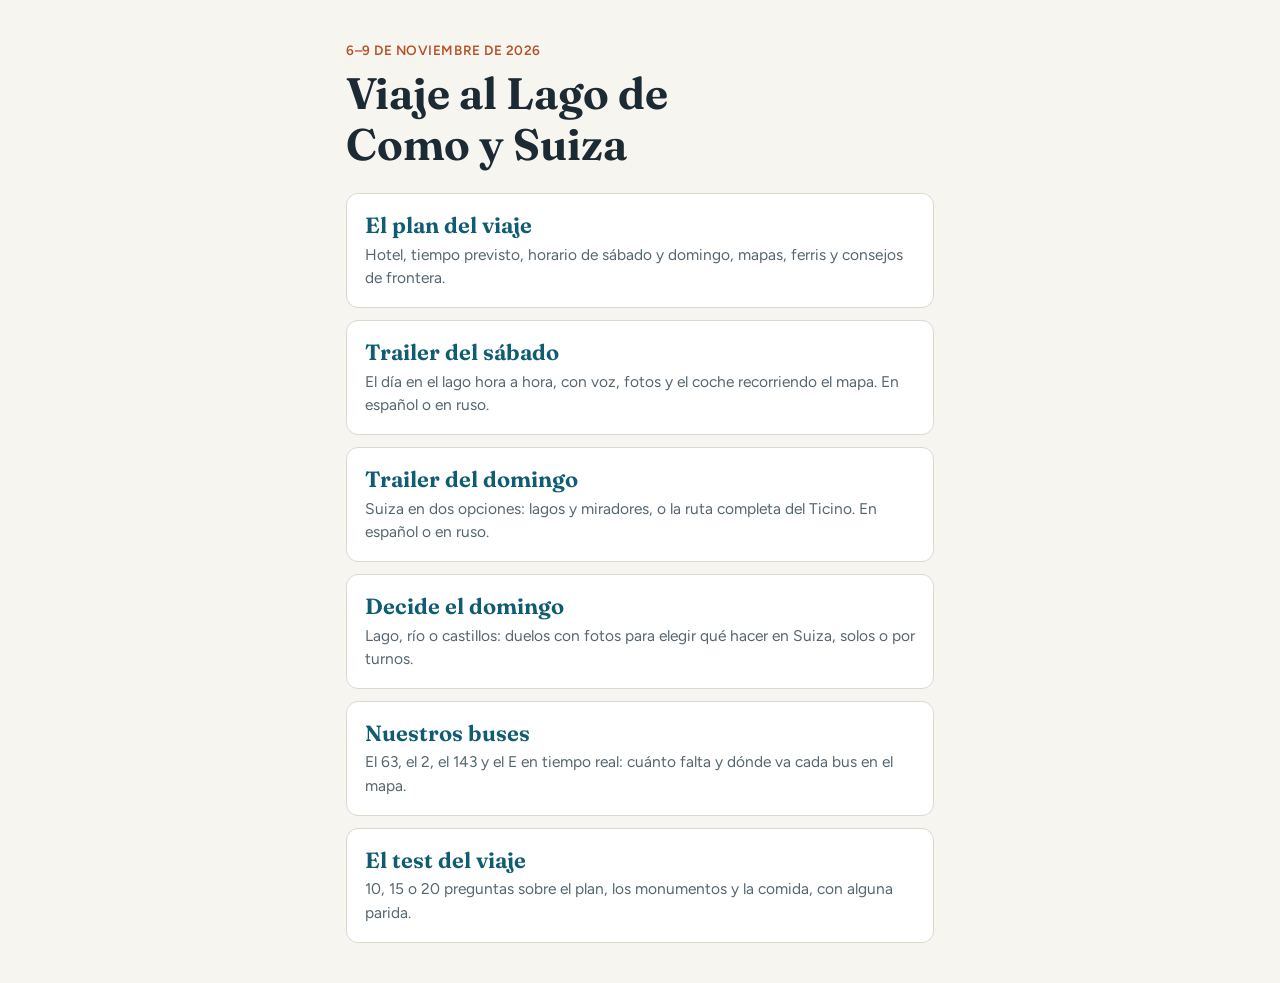
<file: index.html>
<!doctype html>
<html lang="es">
<head>
<meta charset="utf-8">
<meta name="viewport" content="width=device-width, initial-scale=1, viewport-fit=cover">
<meta name="robots" content="noindex">
<title>Viaje a Como y Suiza</title>
<meta property="og:title" content="Viaje al Lago de Como y Suiza">
<meta property="og:description" content="El plan del viaje, el trailer del sábado y el test para ver cuánto sabes.">
<meta property="og:image" content="https://marcosfp.github.io/paginas-claude/test-viaje/balbianello.jpg">
<link href="https://fonts.googleapis.com/css2?family=Fraunces:opsz,wght@9..144,650&family=Figtree:wght@400;500;600&display=swap" rel="stylesheet">
<style>
:root{--bg:#F7F5F0;--surface:#FFFFFF;--ink:#1C2A33;--muted:#566670;--line:#DDD8CD;--accent:#0F5C73;--terra:#B4532A}
@media (prefers-color-scheme:dark){:root{--bg:#12191E;--surface:#1A2329;--ink:#E9EEF0;--muted:#A3B3BB;--line:#2F3C45;--accent:#6CC2D8;--terra:#E79A74;color-scheme:dark}}
*{box-sizing:border-box}
body{margin:0;background:var(--bg);color:var(--ink);font:400 17px/1.5 Figtree,system-ui,-apple-system,"Segoe UI",sans-serif}
main{max-width:620px;margin:0 auto;padding:40px max(16px,env(safe-area-inset-right,0px)) 40px max(16px,env(safe-area-inset-left,0px))}
.kicker{font-weight:600;color:var(--terra);font-size:13.5px;letter-spacing:.04em;text-transform:uppercase;margin:0 0 8px}
h1{font-family:Fraunces,Georgia,serif;font-weight:650;font-size:clamp(32px,8vw,44px);line-height:1.15;margin:0 0 24px;text-wrap:balance}
.tarjetas{display:grid;gap:12px;list-style:none;margin:0;padding:0}
.tarjetas a{display:block;padding:18px;background:var(--surface);border:1px solid var(--line);border-radius:12px;text-decoration:none;color:var(--ink);transition:border-color .12s}
.tarjetas a:hover{border-color:var(--accent)}
.tarjetas strong{display:block;font-family:Fraunces,Georgia,serif;font-size:22px;font-weight:650;color:var(--accent);line-height:1.2}
.tarjetas span{display:block;margin-top:4px;color:var(--muted);font-size:15.5px}
</style>
</head>
<body>
<main>
  <p class="kicker">6–9 de noviembre de 2026</p>
  <h1>Viaje al Lago de Como y Suiza</h1>
  <ul class="tarjetas">
    <li><a href="./como-suiza/"><strong>El plan del viaje</strong><span>Hotel, tiempo previsto, horario de sábado y domingo, mapas, ferris y consejos de frontera.</span></a></li>
    <li><a href="./como-suiza/trailer-sabado.html"><strong>Trailer del sábado</strong><span>El día en el lago hora a hora, con voz, fotos y el coche recorriendo el mapa. En español o en ruso.</span></a></li>
    <li><a href="./como-suiza/trailer-domingo.html"><strong>Trailer del domingo</strong><span>Suiza en dos opciones: lagos y miradores, o la ruta completa del Ticino. En español o en ruso.</span></a></li>
    <li><a href="./decide-domingo/"><strong>Decide el domingo</strong><span>Lago, río o castillos: duelos con fotos para elegir qué hacer en Suiza, solos o por turnos.</span></a></li>
    <li><a href="./buses/"><strong>Nuestros buses</strong><span>El 63, el 2, el 143 y el E en tiempo real: cuánto falta y dónde va cada bus en el mapa.</span></a></li>
    <li><a href="./test-viaje/"><strong>El test del viaje</strong><span>10, 15 o 20 preguntas sobre el plan, los monumentos y la comida, con alguna parida.</span></a></li>
  </ul>
</main>
</body>
</html>
</file>
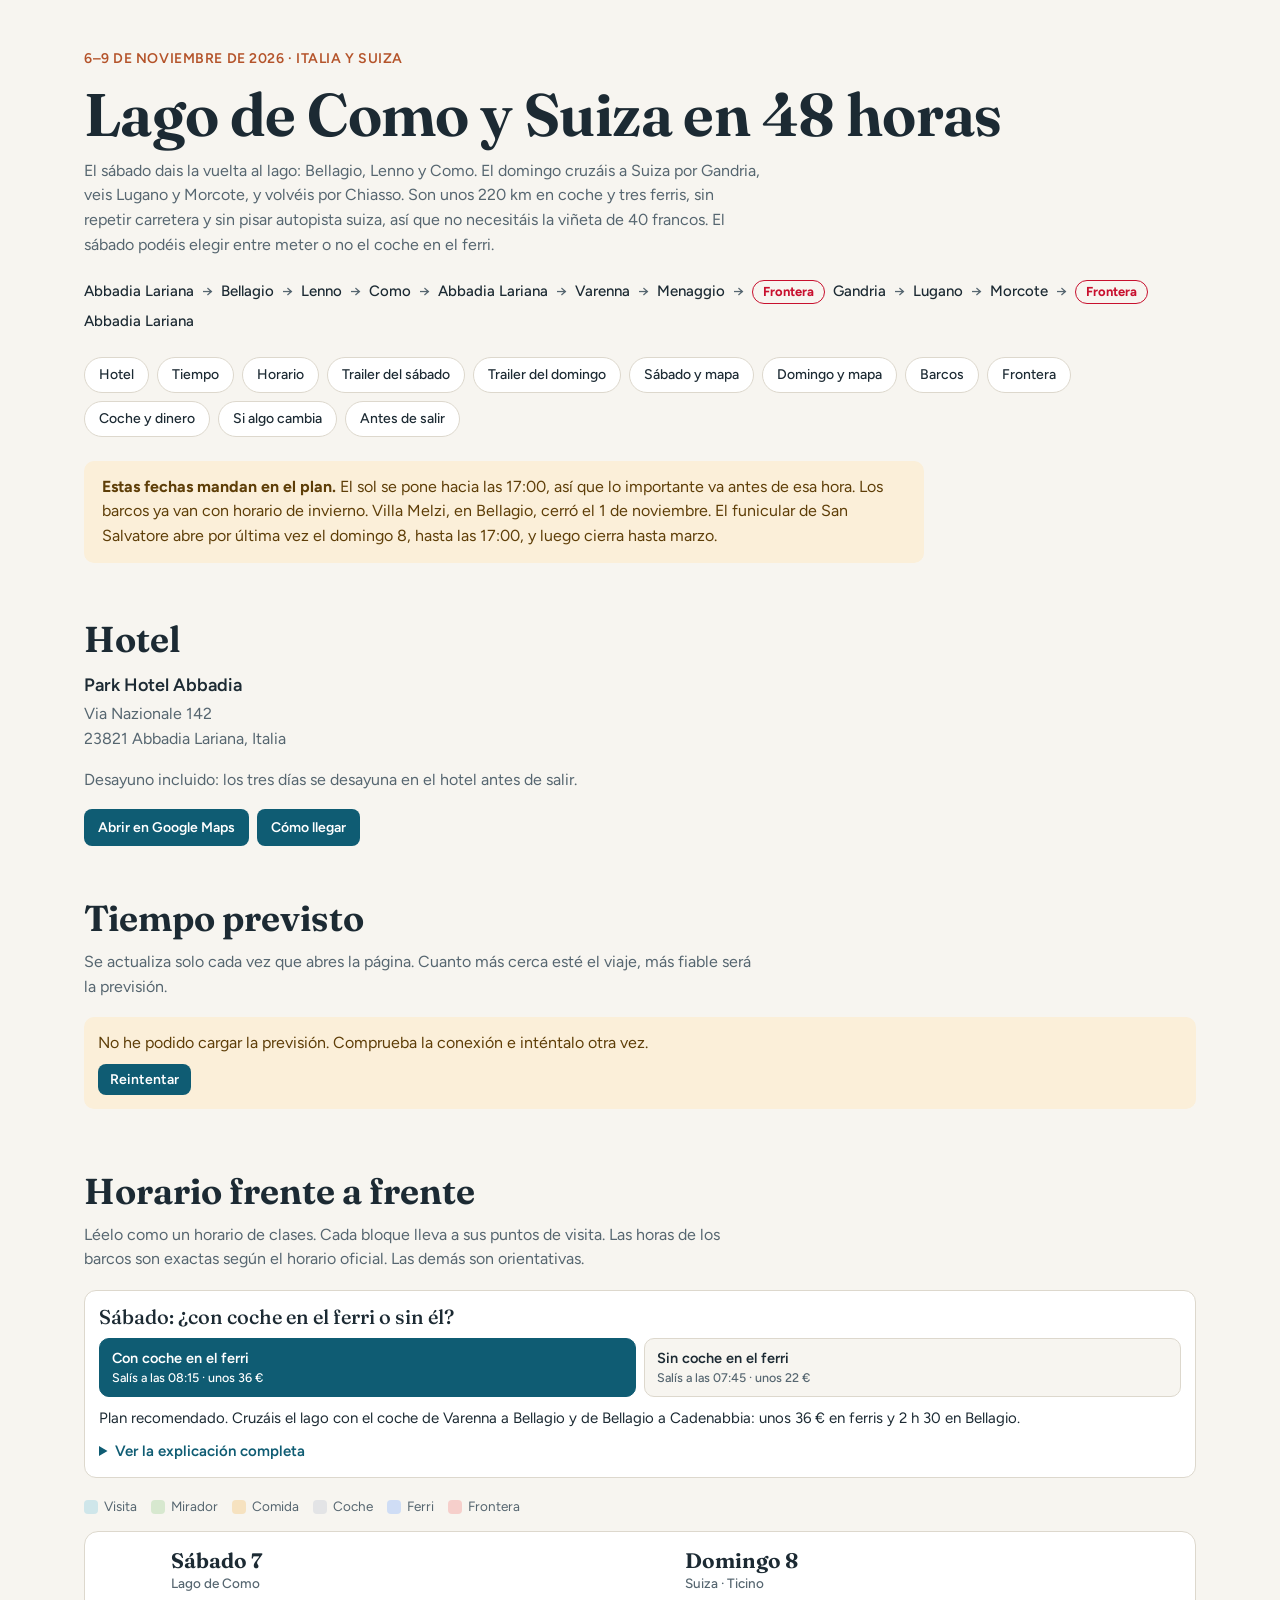
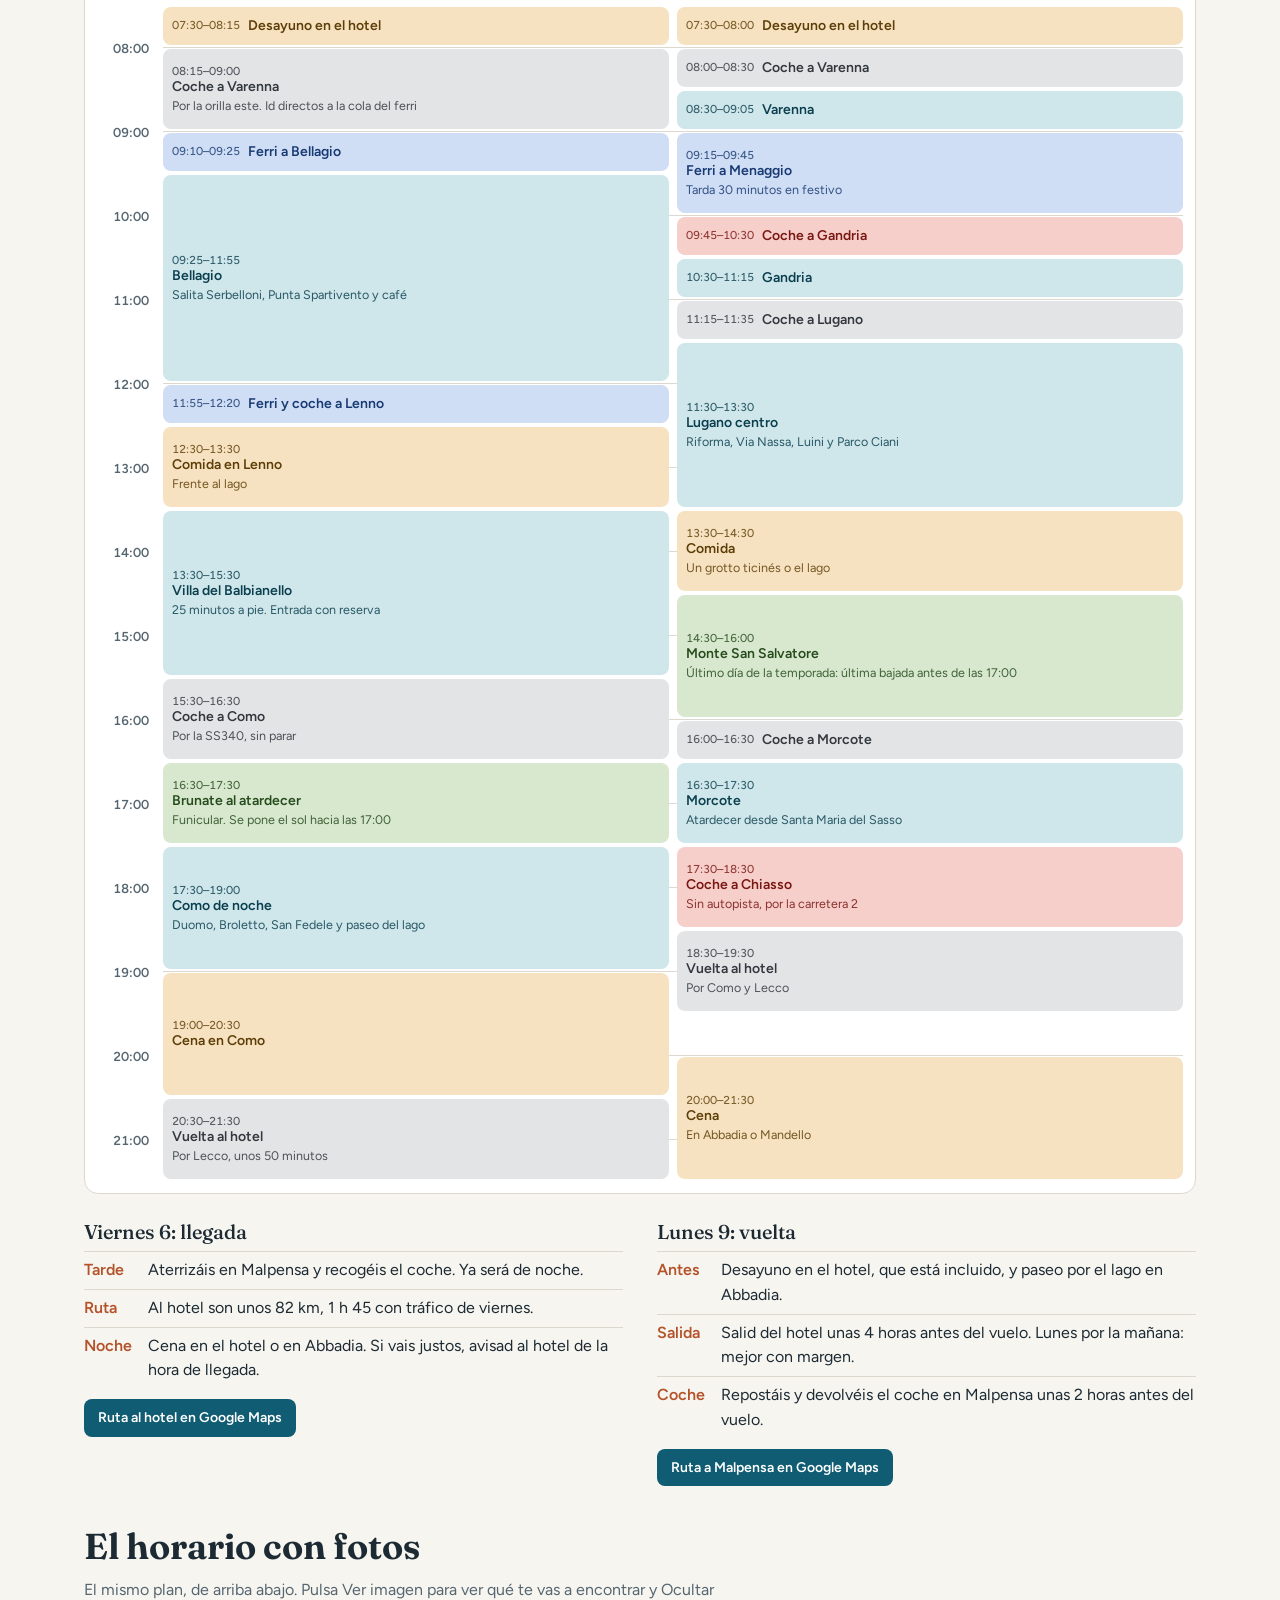
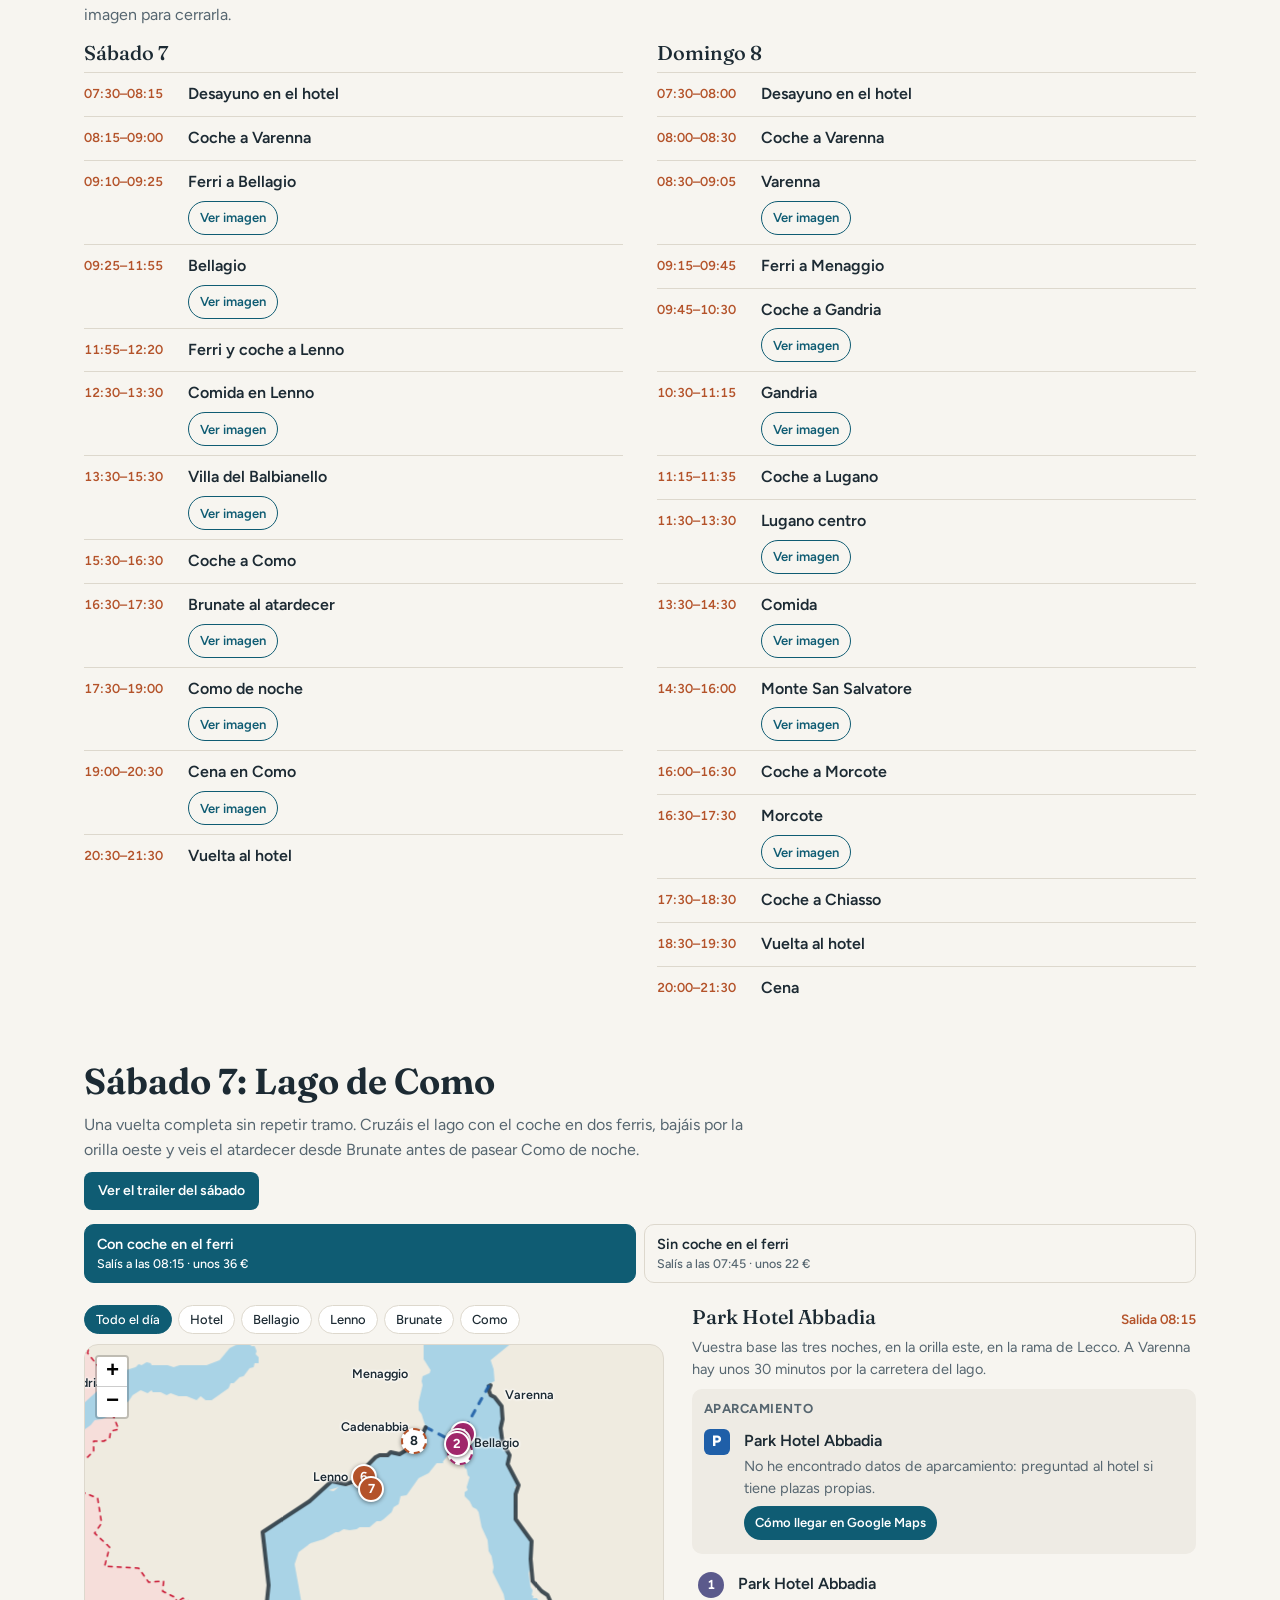
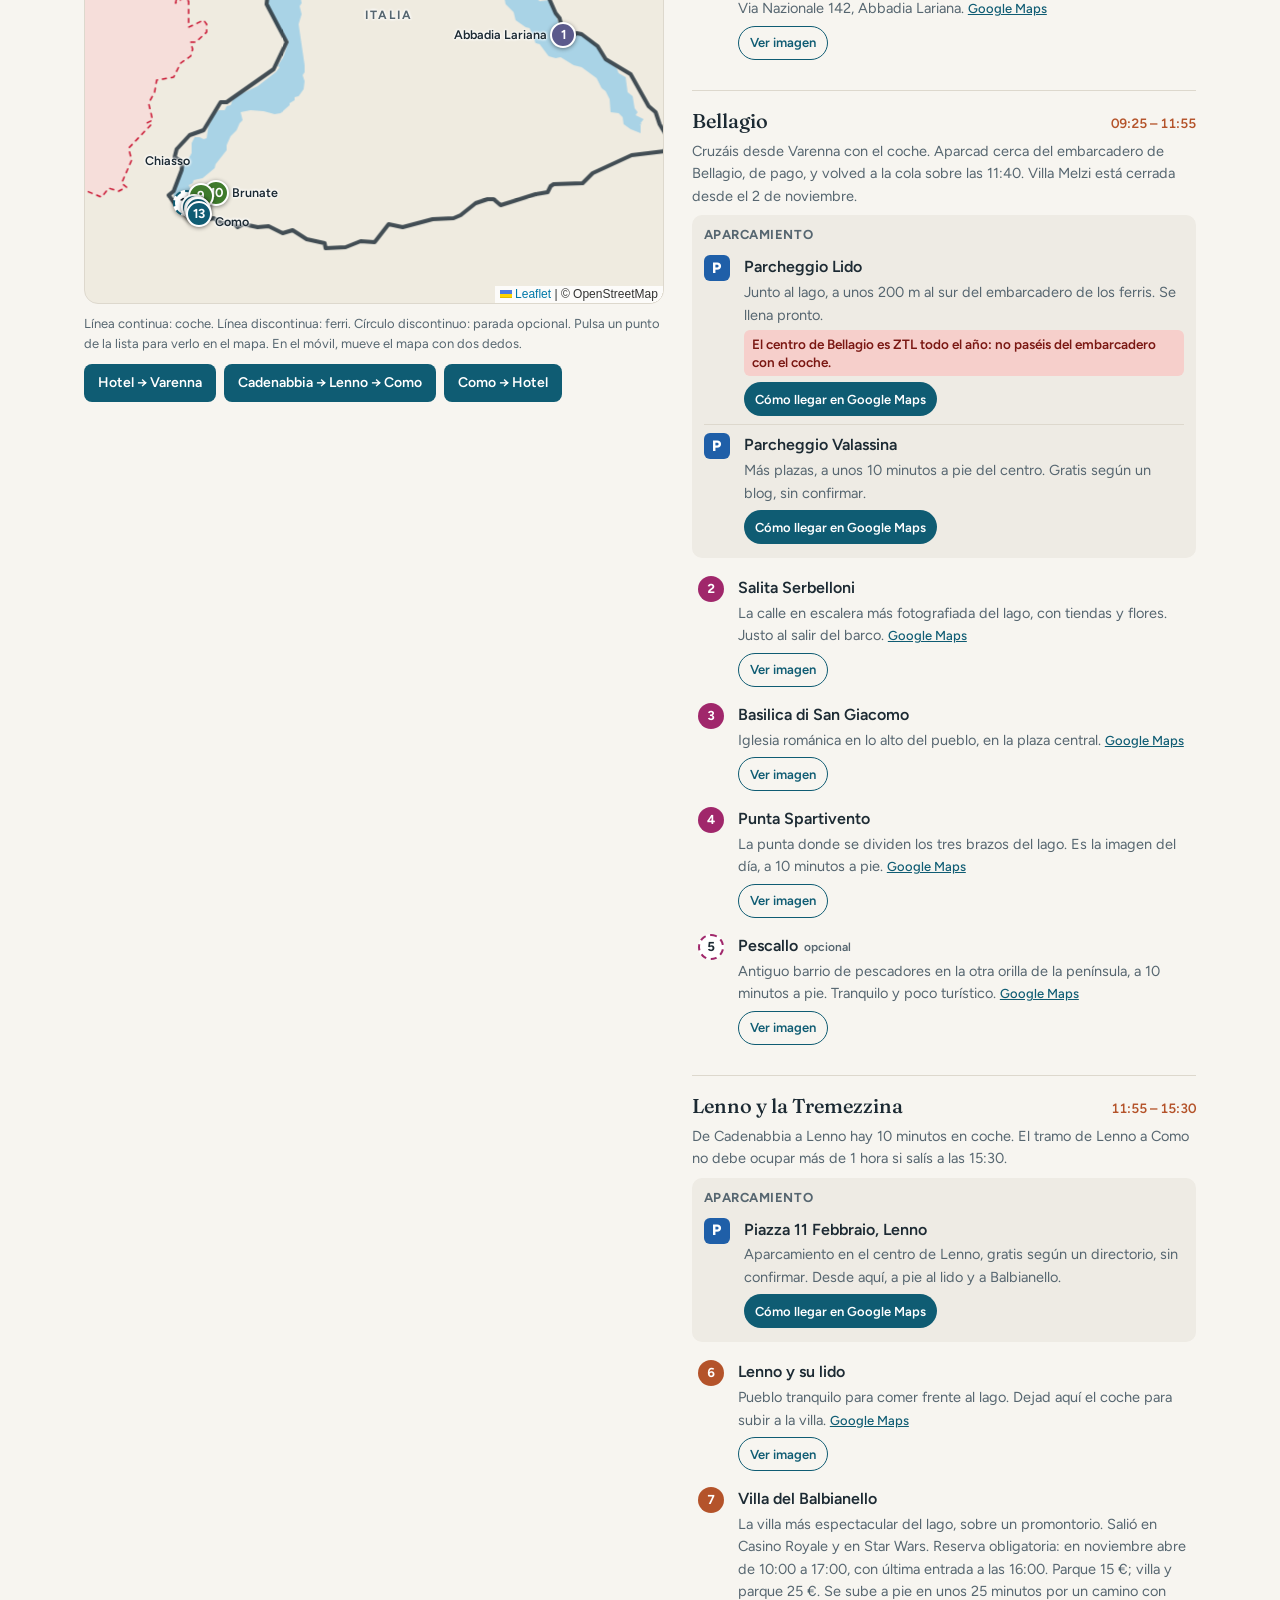
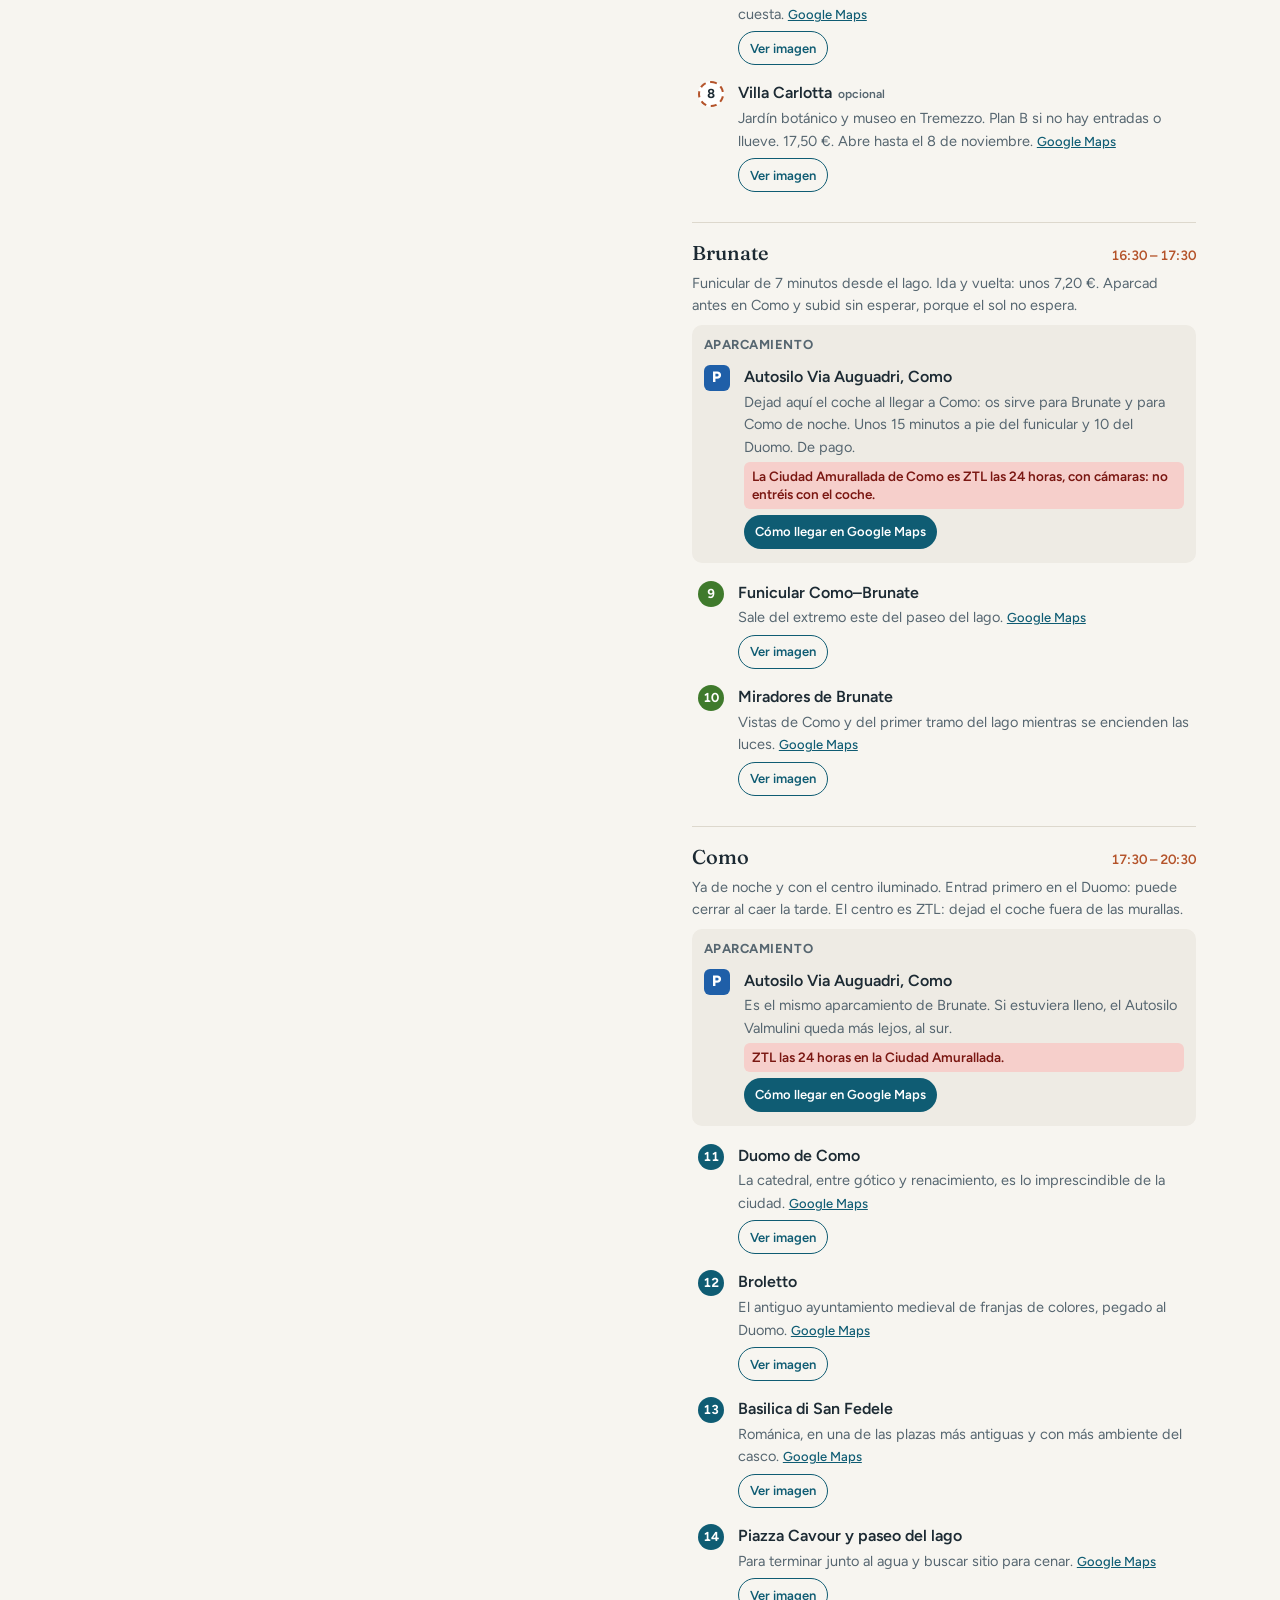
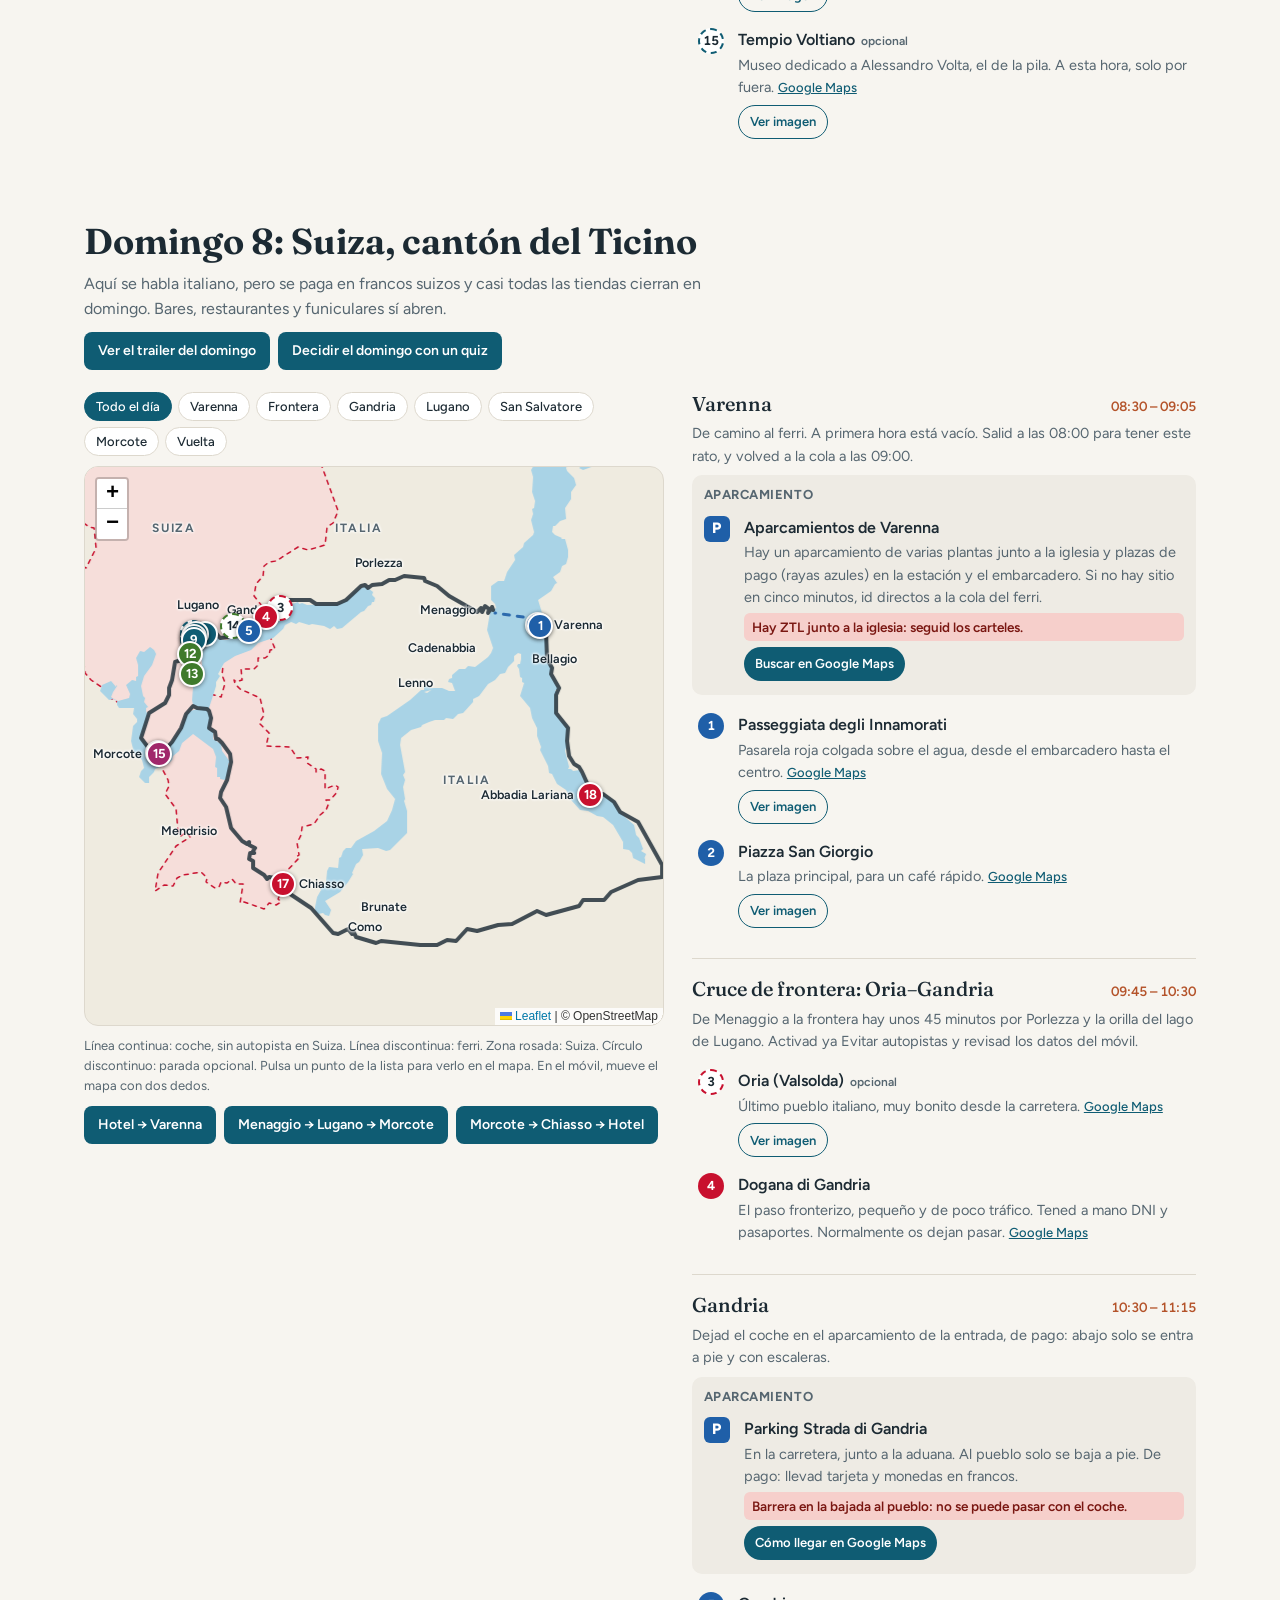
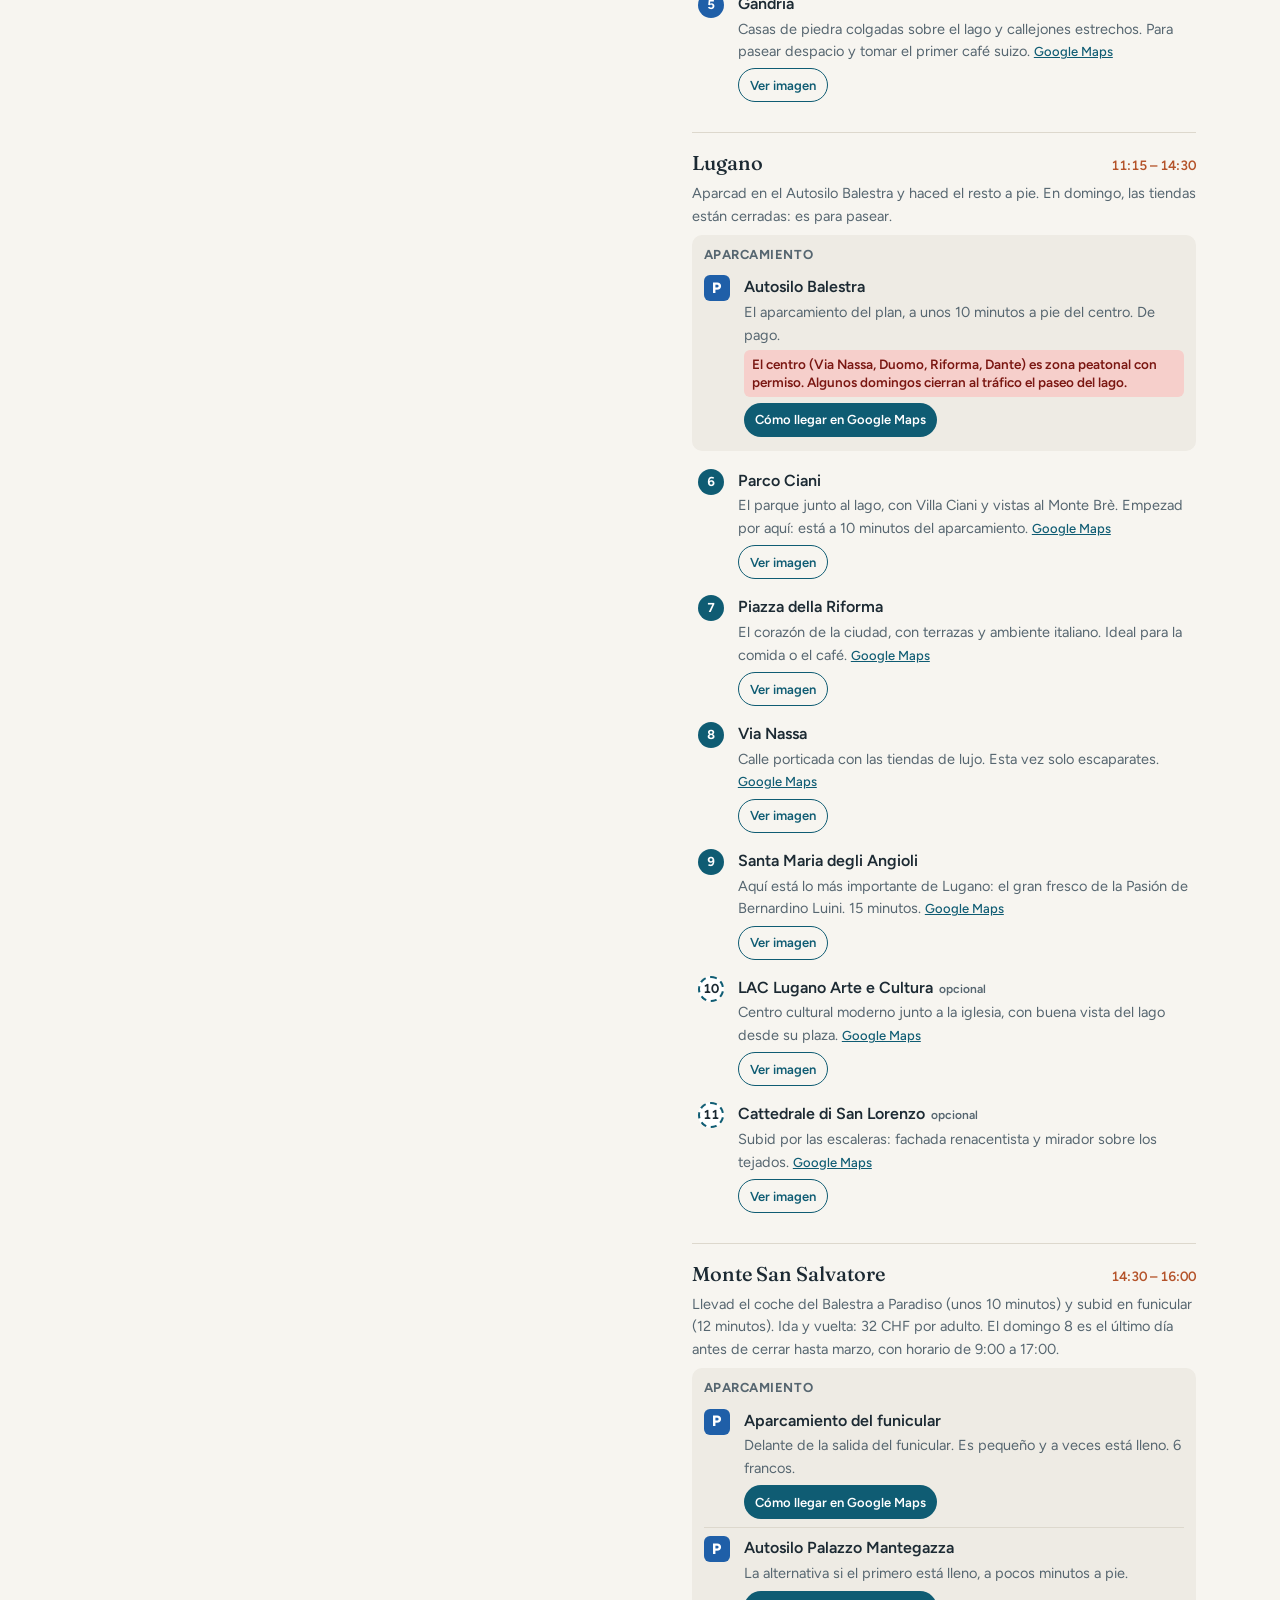
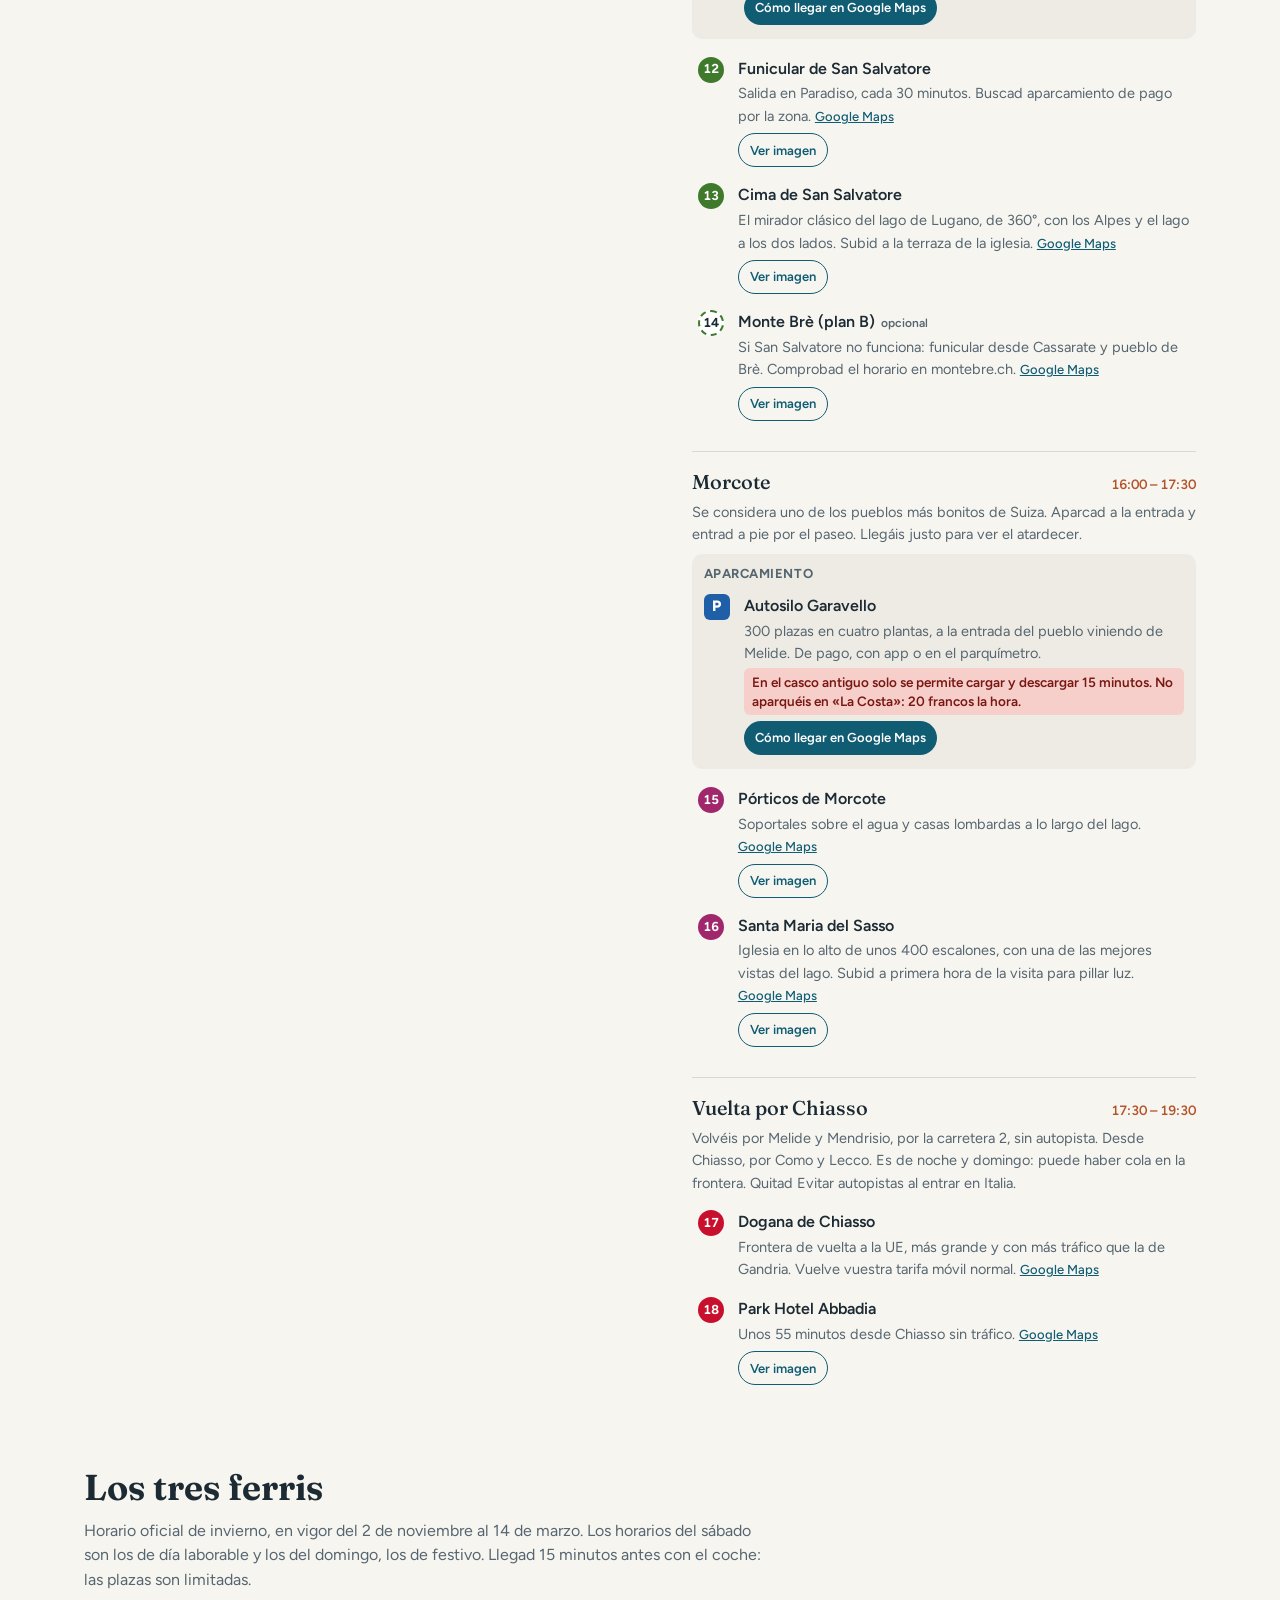
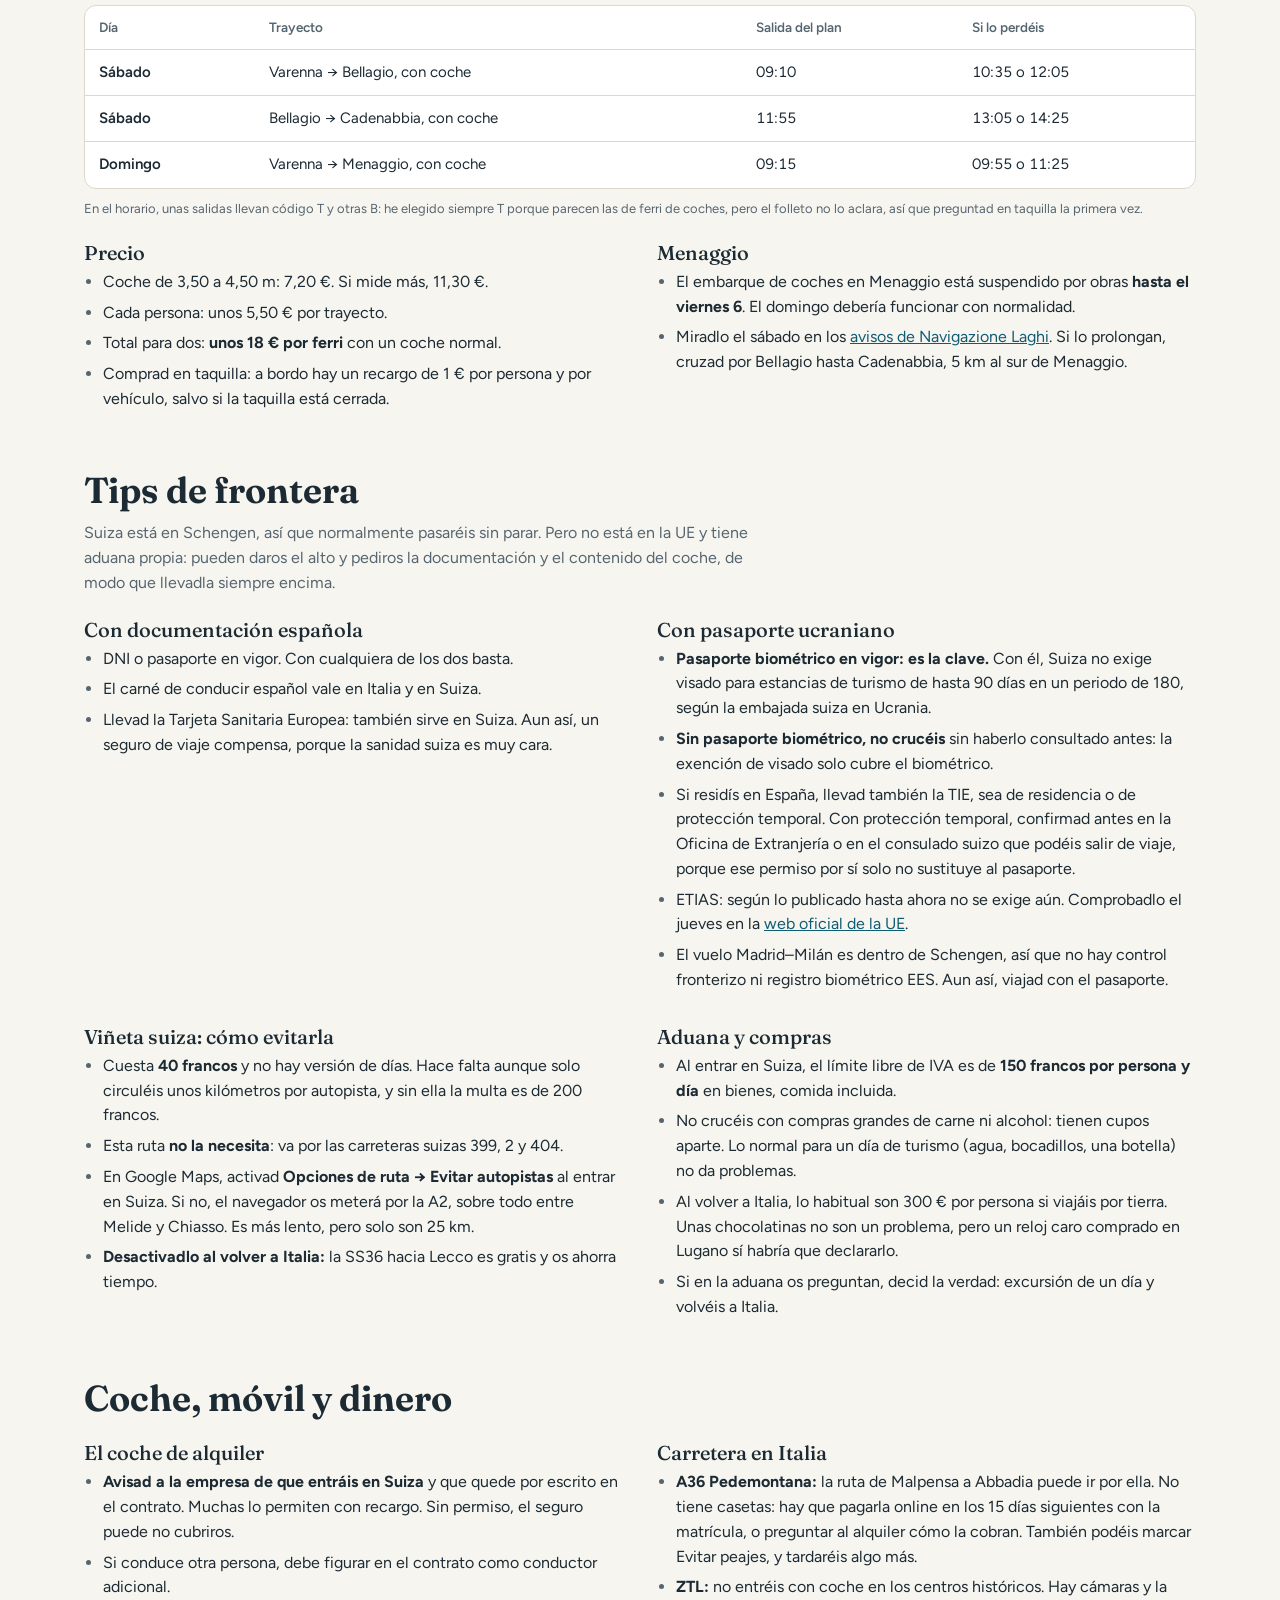
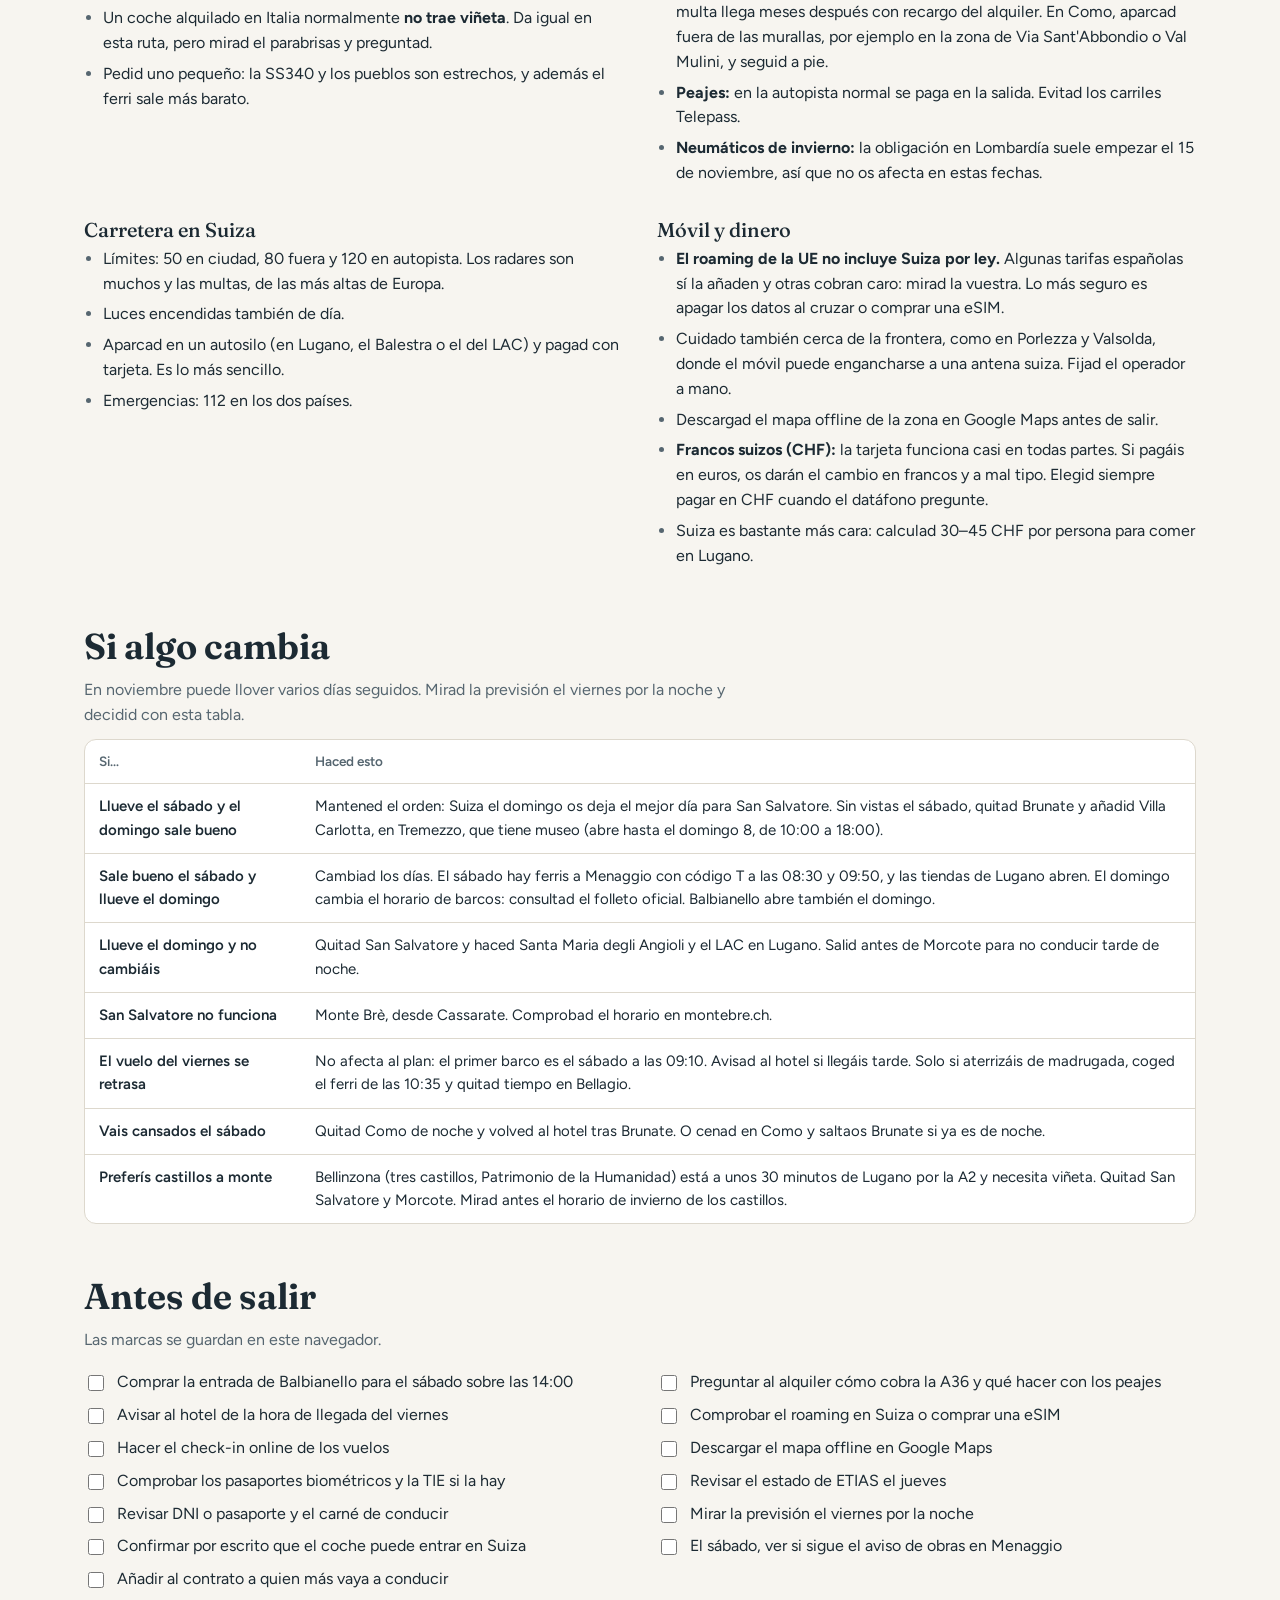
<file: como-suiza/index.html>
<!doctype html>
<html lang="es">
<meta charset="utf-8">
<meta name="viewport" content="width=device-width, initial-scale=1, viewport-fit=cover">
<meta name="robots" content="noindex">
<title>Como y Suiza en 48 horas</title>
<meta name="claude:viewport-fit-sides" content="cover">
<link href="https://fonts.googleapis.com/css2?family=Fraunces:opsz,wght@9..144,500;9..144,650&family=Figtree:wght@400;500;600;700&display=swap" rel="stylesheet">
<style>
.leaflet-image-layer,.leaflet-layer,.leaflet-marker-icon,.leaflet-marker-shadow,.leaflet-pane,.leaflet-pane>canvas,.leaflet-pane>svg,.leaflet-tile,.leaflet-tile-container,.leaflet-zoom-box{position:absolute;left:0;top:0}.leaflet-container{overflow:hidden}.leaflet-marker-icon,.leaflet-marker-shadow,.leaflet-tile{-webkit-user-select:none;-moz-user-select:none;user-select:none;-webkit-user-drag:none}.leaflet-tile::selection{background:0 0}.leaflet-safari .leaflet-tile{image-rendering:-webkit-optimize-contrast}.leaflet-safari .leaflet-tile-container{width:1600px;height:1600px;-webkit-transform-origin:0 0}.leaflet-marker-icon,.leaflet-marker-shadow{display:block}.leaflet-container .leaflet-overlay-pane svg{max-width:none!important;max-height:none!important}.leaflet-container .leaflet-marker-pane img,.leaflet-container .leaflet-shadow-pane img,.leaflet-container .leaflet-tile,.leaflet-container .leaflet-tile-pane img,.leaflet-container img.leaflet-image-layer{max-width:none!important;max-height:none!important;width:auto;padding:0}.leaflet-container img.leaflet-tile{mix-blend-mode:plus-lighter}.leaflet-container.leaflet-touch-zoom{-ms-touch-action:pan-x pan-y;touch-action:pan-x pan-y}.leaflet-container.leaflet-touch-drag{-ms-touch-action:pinch-zoom;touch-action:none;touch-action:pinch-zoom}.leaflet-container.leaflet-touch-drag.leaflet-touch-zoom{-ms-touch-action:none;touch-action:none}.leaflet-container{-webkit-tap-highlight-color:transparent}.leaflet-container a{-webkit-tap-highlight-color:rgba(51,181,229,.4)}.leaflet-tile{filter:inherit;visibility:hidden}.leaflet-tile-loaded{visibility:inherit}.leaflet-zoom-box{width:0;height:0;-moz-box-sizing:border-box;box-sizing:border-box;z-index:800}.leaflet-overlay-pane svg{-moz-user-select:none}.leaflet-pane{z-index:400}.leaflet-tile-pane{z-index:200}.leaflet-overlay-pane{z-index:400}.leaflet-shadow-pane{z-index:500}.leaflet-marker-pane{z-index:600}.leaflet-tooltip-pane{z-index:650}.leaflet-popup-pane{z-index:700}.leaflet-map-pane canvas{z-index:100}.leaflet-map-pane svg{z-index:200}.leaflet-vml-shape{width:1px;height:1px}.lvml{behavior:url(#default#VML);display:inline-block;position:absolute}.leaflet-control{position:relative;z-index:800;pointer-events:visiblePainted;pointer-events:auto}.leaflet-bottom,.leaflet-top{position:absolute;z-index:1000;pointer-events:none}.leaflet-top{top:0}.leaflet-right{right:0}.leaflet-bottom{bottom:0}.leaflet-left{left:0}.leaflet-control{float:left;clear:both}.leaflet-right .leaflet-control{float:right}.leaflet-top .leaflet-control{margin-top:10px}.leaflet-bottom .leaflet-control{margin-bottom:10px}.leaflet-left .leaflet-control{margin-left:10px}.leaflet-right .leaflet-control{margin-right:10px}.leaflet-fade-anim .leaflet-popup{opacity:0;-webkit-transition:opacity .2s linear;-moz-transition:opacity .2s linear;transition:opacity .2s linear}.leaflet-fade-anim .leaflet-map-pane .leaflet-popup{opacity:1}.leaflet-zoom-animated{-webkit-transform-origin:0 0;-ms-transform-origin:0 0;transform-origin:0 0}svg.leaflet-zoom-animated{will-change:transform}.leaflet-zoom-anim .leaflet-zoom-animated{-webkit-transition:-webkit-transform .25s cubic-bezier(0,0,.25,1);-moz-transition:-moz-transform .25s cubic-bezier(0,0,.25,1);transition:transform .25s cubic-bezier(0,0,.25,1)}.leaflet-pan-anim .leaflet-tile,.leaflet-zoom-anim .leaflet-tile{-webkit-transition:none;-moz-transition:none;transition:none}.leaflet-zoom-anim .leaflet-zoom-hide{visibility:hidden}.leaflet-interactive{cursor:pointer}.leaflet-grab{cursor:-webkit-grab;cursor:-moz-grab;cursor:grab}.leaflet-crosshair,.leaflet-crosshair .leaflet-interactive{cursor:crosshair}.leaflet-control,.leaflet-popup-pane{cursor:auto}.leaflet-dragging .leaflet-grab,.leaflet-dragging .leaflet-grab .leaflet-interactive,.leaflet-dragging .leaflet-marker-draggable{cursor:move;cursor:-webkit-grabbing;cursor:-moz-grabbing;cursor:grabbing}.leaflet-image-layer,.leaflet-marker-icon,.leaflet-marker-shadow,.leaflet-pane>svg path,.leaflet-tile-container{pointer-events:none}.leaflet-image-layer.leaflet-interactive,.leaflet-marker-icon.leaflet-interactive,.leaflet-pane>svg path.leaflet-interactive,svg.leaflet-image-layer.leaflet-interactive path{pointer-events:visiblePainted;pointer-events:auto}.leaflet-container{background:#ddd;outline-offset:1px}.leaflet-container a{color:#0078a8}.leaflet-zoom-box{border:2px dotted #38f;background:rgba(255,255,255,.5)}.leaflet-container{font-family:"Helvetica Neue",Arial,Helvetica,sans-serif;font-size:12px;font-size:.75rem;line-height:1.5}.leaflet-bar{box-shadow:0 1px 5px rgba(0,0,0,.65);border-radius:4px}.leaflet-bar a{background-color:#fff;border-bottom:1px solid #ccc;width:26px;height:26px;line-height:26px;display:block;text-align:center;text-decoration:none;color:#000}.leaflet-bar a,.leaflet-control-layers-toggle{background-position:50% 50%;background-repeat:no-repeat;display:block}.leaflet-bar a:focus,.leaflet-bar a:hover{background-color:#f4f4f4}.leaflet-bar a:first-child{border-top-left-radius:4px;border-top-right-radius:4px}.leaflet-bar a:last-child{border-bottom-left-radius:4px;border-bottom-right-radius:4px;border-bottom:none}.leaflet-bar a.leaflet-disabled{cursor:default;background-color:#f4f4f4;color:#bbb}.leaflet-touch .leaflet-bar a{width:30px;height:30px;line-height:30px}.leaflet-touch .leaflet-bar a:first-child{border-top-left-radius:2px;border-top-right-radius:2px}.leaflet-touch .leaflet-bar a:last-child{border-bottom-left-radius:2px;border-bottom-right-radius:2px}.leaflet-control-zoom-in,.leaflet-control-zoom-out{font:bold 18px 'Lucida Console',Monaco,monospace;text-indent:1px}.leaflet-touch .leaflet-control-zoom-in,.leaflet-touch .leaflet-control-zoom-out{font-size:22px}.leaflet-control-layers{box-shadow:0 1px 5px rgba(0,0,0,.4);background:#fff;border-radius:5px}.leaflet-control-layers-toggle{background-image:none;width:36px;height:36px}.leaflet-retina .leaflet-control-layers-toggle{background-image:none;background-size:26px 26px}.leaflet-touch .leaflet-control-layers-toggle{width:44px;height:44px}.leaflet-control-layers .leaflet-control-layers-list,.leaflet-control-layers-expanded .leaflet-control-layers-toggle{display:none}.leaflet-control-layers-expanded .leaflet-control-layers-list{display:block;position:relative}.leaflet-control-layers-expanded{padding:6px 10px 6px 6px;color:#333;background:#fff}.leaflet-control-layers-scrollbar{overflow-y:scroll;overflow-x:hidden;padding-right:5px}.leaflet-control-layers-selector{margin-top:2px;position:relative;top:1px}.leaflet-control-layers label{display:block;font-size:13px;font-size:1.08333em}.leaflet-control-layers-separator{height:0;border-top:1px solid #ddd;margin:5px -10px 5px -6px}.leaflet-default-icon-path{background-image:none}.leaflet-container .leaflet-control-attribution{background:#fff;background:rgba(255,255,255,.8);margin:0}.leaflet-control-attribution,.leaflet-control-scale-line{padding:0 5px;color:#333;line-height:1.4}.leaflet-control-attribution a{text-decoration:none}.leaflet-control-attribution a:focus,.leaflet-control-attribution a:hover{text-decoration:underline}.leaflet-attribution-flag{display:inline!important;vertical-align:baseline!important;width:1em;height:.6669em}.leaflet-left .leaflet-control-scale{margin-left:5px}.leaflet-bottom .leaflet-control-scale{margin-bottom:5px}.leaflet-control-scale-line{border:2px solid #777;border-top:none;line-height:1.1;padding:2px 5px 1px;white-space:nowrap;-moz-box-sizing:border-box;box-sizing:border-box;background:rgba(255,255,255,.8);text-shadow:1px 1px #fff}.leaflet-control-scale-line:not(:first-child){border-top:2px solid #777;border-bottom:none;margin-top:-2px}.leaflet-control-scale-line:not(:first-child):not(:last-child){border-bottom:2px solid #777}.leaflet-touch .leaflet-bar,.leaflet-touch .leaflet-control-attribution,.leaflet-touch .leaflet-control-layers{box-shadow:none}.leaflet-touch .leaflet-bar,.leaflet-touch .leaflet-control-layers{border:2px solid rgba(0,0,0,.2);background-clip:padding-box}.leaflet-popup{position:absolute;text-align:center;margin-bottom:20px}.leaflet-popup-content-wrapper{padding:1px;text-align:left;border-radius:12px}.leaflet-popup-content{margin:13px 24px 13px 20px;line-height:1.3;font-size:13px;font-size:1.08333em;min-height:1px}.leaflet-popup-content p{margin:17px 0;margin:1.3em 0}.leaflet-popup-tip-container{width:40px;height:20px;position:absolute;left:50%;margin-top:-1px;margin-left:-20px;overflow:hidden;pointer-events:none}.leaflet-popup-tip{width:17px;height:17px;padding:1px;margin:-10px auto 0;pointer-events:auto;-webkit-transform:rotate(45deg);-moz-transform:rotate(45deg);-ms-transform:rotate(45deg);transform:rotate(45deg)}.leaflet-popup-content-wrapper,.leaflet-popup-tip{background:#fff;color:#333;box-shadow:0 3px 14px rgba(0,0,0,.4)}.leaflet-container a.leaflet-popup-close-button{position:absolute;top:0;right:0;border:none;text-align:center;width:24px;height:24px;font:16px/24px Tahoma,Verdana,sans-serif;color:#757575;text-decoration:none;background:0 0}.leaflet-container a.leaflet-popup-close-button:focus,.leaflet-container a.leaflet-popup-close-button:hover{color:#585858}.leaflet-popup-scrolled{overflow:auto}.leaflet-oldie .leaflet-popup-content-wrapper{-ms-zoom:1}.leaflet-oldie .leaflet-popup-tip{width:24px;margin:0 auto}.leaflet-oldie .leaflet-control-layers,.leaflet-oldie .leaflet-control-zoom,.leaflet-oldie .leaflet-popup-content-wrapper,.leaflet-oldie .leaflet-popup-tip{border:1px solid #999}.leaflet-div-icon{background:#fff;border:1px solid #666}.leaflet-tooltip{position:absolute;padding:6px;background-color:#fff;border:1px solid #fff;border-radius:3px;color:#222;white-space:nowrap;-webkit-user-select:none;-moz-user-select:none;-ms-user-select:none;user-select:none;pointer-events:none;box-shadow:0 1px 3px rgba(0,0,0,.4)}.leaflet-tooltip.leaflet-interactive{cursor:pointer;pointer-events:auto}.leaflet-tooltip-bottom:before,.leaflet-tooltip-left:before,.leaflet-tooltip-right:before,.leaflet-tooltip-top:before{position:absolute;pointer-events:none;border:6px solid transparent;background:0 0;content:""}.leaflet-tooltip-bottom{margin-top:6px}.leaflet-tooltip-top{margin-top:-6px}.leaflet-tooltip-bottom:before,.leaflet-tooltip-top:before{left:50%;margin-left:-6px}.leaflet-tooltip-top:before{bottom:0;margin-bottom:-12px;border-top-color:#fff}.leaflet-tooltip-bottom:before{top:0;margin-top:-12px;margin-left:-6px;border-bottom-color:#fff}.leaflet-tooltip-left{margin-left:-6px}.leaflet-tooltip-right{margin-left:6px}.leaflet-tooltip-left:before,.leaflet-tooltip-right:before{top:50%;margin-top:-6px}.leaflet-tooltip-left:before{right:0;margin-right:-12px;border-left-color:#fff}.leaflet-tooltip-right:before{left:0;margin-left:-12px;border-right-color:#fff}@media print{.leaflet-control{-webkit-print-color-adjust:exact;print-color-adjust:exact}}
:root{
  --bg:#F7F5F0; --surface:#FFFFFF; --ink:#1C2A33; --muted:#566670; --line:#DDD8CD;
  --accent:#0F5C73; --terra:#B4532A; --swiss:#C8102E; --warn-bg:#FBEFD9; --warn-ink:#5E3E08;
  --c-visita:#CFE6EA; --t-visita:#0B3F4F;
  --c-mirador:#D7E8CF; --t-mirador:#274B1C;
  --c-comida:#F6E2C0; --t-comida:#5E3E08;
  --c-coche:#E3E4E6; --t-coche:#32383E;
  --c-ferri:#CFDDF5; --t-ferri:#173A72;
  --c-frontera:#F6CFCB; --t-frontera:#7A1712;
  --c-fin:#EEEBE4; --t-fin:#566670;
  --btn-ink:#FFFFFF; --water:#A9D3E6; --land:#EFEBE0; --ch:#F6DEDA; --route:#2F3C45; --ferry:#1F5FA8; --halo:#FFFFFF;
  --slot:42px;
}
@media (prefers-color-scheme:dark){:root:not([data-theme="light"]){
    --bg:#12191E; --surface:#1A2329; --ink:#E9EEF0; --muted:#A3B3BB; --line:#2F3C45;
    --accent:#6CC2D8; --terra:#E79A74; --swiss:#FF7A85; --warn-bg:#3B2E12; --warn-ink:#F6E4C3;
    --c-visita:#16434F; --t-visita:#CFEFF5;
    --c-mirador:#2A4A22; --t-mirador:#DDF0D3;
    --c-comida:#4D3A14; --t-comida:#F6E4C3;
    --c-coche:#2E353B; --t-coche:#E3E6E8;
    --c-ferri:#1F3A66; --t-ferri:#D6E3FA;
    --c-frontera:#5C211C; --t-frontera:#FAD9D5;
    --c-fin:#232C32; --t-fin:#A3B3BB;
    --btn-ink:#0E1A1F; --water:#23536A; --land:#1F282E; --ch:#38272B; --route:#E9EEF0; --ferry:#8FB8F0; --halo:#12191E; color-scheme:dark;
}}
:root[data-theme="dark"]{
    --bg:#12191E; --surface:#1A2329; --ink:#E9EEF0; --muted:#A3B3BB; --line:#2F3C45;
    --accent:#6CC2D8; --terra:#E79A74; --swiss:#FF7A85; --warn-bg:#3B2E12; --warn-ink:#F6E4C3;
    --c-visita:#16434F; --t-visita:#CFEFF5;
    --c-mirador:#2A4A22; --t-mirador:#DDF0D3;
    --c-comida:#4D3A14; --t-comida:#F6E4C3;
    --c-coche:#2E353B; --t-coche:#E3E6E8;
    --c-ferri:#1F3A66; --t-ferri:#D6E3FA;
    --c-frontera:#5C211C; --t-frontera:#FAD9D5;
    --c-fin:#232C32; --t-fin:#A3B3BB;
    --btn-ink:#0E1A1F; --water:#23536A; --land:#1F282E; --ch:#38272B; --route:#E9EEF0; --ferry:#8FB8F0; --halo:#12191E; color-scheme:dark;
}
*{box-sizing:border-box}
@media (prefers-reduced-motion:no-preference){html{scroll-behavior:smooth}}
body{margin:0;background:var(--bg);color:var(--ink);font:400 16px/1.55 Figtree,system-ui,-apple-system,"Segoe UI",sans-serif}
a{color:var(--accent)}
.wrap{max-width:1160px;margin:0 auto;padding-left:max(24px,env(safe-area-inset-left,0px));padding-right:max(24px,env(safe-area-inset-right,0px))}
h1,h2,h3{font-family:Fraunces,Georgia,serif;font-weight:650;line-height:1.15;margin:0;text-wrap:balance}
h1{font-size:clamp(36px,6vw,60px);letter-spacing:-.01em}
h2{font-size:clamp(26px,3.4vw,36px)}
h3{font-size:20px;font-weight:500}
section{padding:44px 0 8px;scroll-margin-top:12px}
.lede{color:var(--muted);max-width:68ch;margin:10px 0 0}

/* Cabecera */
header{padding:48px 0 12px}
.kicker{font-weight:600;color:var(--terra);font-size:14px;letter-spacing:.04em;text-transform:uppercase;margin:0 0 10px}
.route{display:flex;flex-wrap:wrap;gap:6px 8px;align-items:center;margin:22px 0 0;padding:0;list-style:none;font-weight:500;font-size:15px}
.route li:not(.border):not(:last-child)::after{content:"→";margin-left:8px;color:var(--muted)}
.route .border{color:var(--swiss);font-weight:700;font-size:13px;border:1.5px solid currentColor;border-radius:99px;padding:1px 10px}
.toc{display:flex;flex-wrap:wrap;gap:8px;margin:24px 0 0}
.toc a{padding:6px 14px;border:1px solid var(--line);border-radius:99px;background:var(--surface);text-decoration:none;color:var(--ink);font-size:14px;font-weight:500}
.toc a:hover{border-color:var(--accent);color:var(--accent)}
.assume{margin:24px 0 0;padding:14px 18px;background:var(--warn-bg);color:var(--warn-ink);border-radius:10px;max-width:84ch}
.assume strong{font-weight:700}

/* Horario */
.legend{display:flex;flex-wrap:wrap;gap:6px 14px;margin:18px 0 14px;font-size:13.5px;color:var(--muted)}
.legend span{display:inline-flex;align-items:center;gap:6px}
.legend i{width:14px;height:14px;border-radius:4px;display:inline-block}
.tt{display:grid;grid-template-columns:58px minmax(0,1fr) minmax(0,1fr);grid-template-rows:auto repeat(28,var(--slot));column-gap:8px;background:var(--surface);border:1px solid var(--line);border-radius:14px;padding:12px}
.tt-head{grid-row:1;padding:4px 8px 12px;font-family:Fraunces,Georgia,serif;font-size:21px;font-weight:650;line-height:1.15}
.tt-head small{display:block;font:500 13.5px/1.3 Figtree,system-ui,sans-serif;color:var(--muted);margin-top:3px}
.tt-hour{grid-column:1;font-size:13px;font-weight:600;color:var(--muted);text-align:right;padding-right:6px;transform:translateY(-.65em);font-variant-numeric:tabular-nums}
.tt-rule{grid-column:2/4;border-top:1px solid var(--line);height:0;align-self:start}
.block{position:relative;z-index:1;margin:2px 0;border-radius:8px;padding:5px 9px;text-decoration:none;overflow:hidden;display:flex;flex-direction:column;justify-content:center;line-height:1.2;transition:filter .12s}
a.block:hover{filter:brightness(.95)}
a.block:focus-visible{outline:2px solid var(--accent);outline-offset:1px}
.block b{font-weight:600;font-size:14px}
.block time{font-size:11.5px;font-weight:500;opacity:.8;font-variant-numeric:tabular-nums}
.block em{font-style:normal;font-size:12.5px;opacity:.85;margin-top:2px}
.block.short{flex-direction:row;flex-wrap:wrap;align-items:center;column-gap:8px;justify-content:flex-start}
.visita{background:var(--c-visita);color:var(--t-visita)} .mirador{background:var(--c-mirador);color:var(--t-mirador)}
.comida{background:var(--c-comida);color:var(--t-comida)} .coche{background:var(--c-coche);color:var(--t-coche)}
.ferri{background:var(--c-ferri);color:var(--t-ferri)} .frontera{background:var(--c-frontera);color:var(--t-frontera)}
.fin{background:var(--c-fin);color:var(--t-fin)}

/* Llegada y salida */
.ends{display:grid;grid-template-columns:repeat(2,minmax(0,1fr));gap:26px 34px;margin-top:26px}
.ends h3{margin-bottom:8px}
.ends ol{list-style:none;margin:0;padding:0}
.ends li{display:grid;grid-template-columns:54px minmax(0,1fr);gap:10px;padding:6px 0;border-top:1px solid var(--line)}
.ends li span{font-weight:600;color:var(--terra);font-variant-numeric:tabular-nums}
.ends .btn{margin-top:10px}

/* Días */
.day-grid{display:grid;grid-template-columns:minmax(0,1.15fr) minmax(0,1fr);gap:28px;margin-top:22px;align-items:start}
.map-col{position:sticky;top:14px;min-width:0}
.zoomers{display:flex;flex-wrap:wrap;gap:6px;margin-bottom:10px}
.zoomers button{font:500 13px/1 Figtree,system-ui,sans-serif;padding:7px 11px;border:1px solid var(--line);border-radius:99px;background:var(--surface);color:var(--ink);cursor:pointer}
.zoomers button:hover{border-color:var(--accent);color:var(--accent)}
.zoomers button[aria-pressed="true"]{background:var(--accent);border-color:var(--accent);color:var(--surface)}
.map{height:560px;border-radius:14px;border:1px solid var(--line);z-index:0}
.leaflet-container.map{background:var(--land)}
.geo-water{fill:var(--water);fill-opacity:1;stroke:none}
.geo-ch{fill:var(--ch);fill-opacity:1;stroke:var(--swiss);stroke-width:1.5;stroke-dasharray:4 5}
.route-car{stroke:var(--route)}
.route-ferry{stroke:var(--ferry)}
.town span{position:absolute;white-space:nowrap;font:600 12.5px/1 Figtree,system-ui,sans-serif;color:var(--ink);text-shadow:0 0 3px var(--halo),0 0 3px var(--halo),0 0 3px var(--halo);pointer-events:none}
.town .to-r{transform:translate(16px,-50%)}
.town .to-l{transform:translate(calc(-100% - 16px),-50%)}
.town .to-u{transform:translate(-50%,calc(-100% - 15px))}
.town .country{transform:translate(-50%,-50%);font-weight:700;font-size:12px;letter-spacing:.16em;color:var(--muted)}
.map-fallback{padding:24px;color:var(--muted)}
.map-actions{display:flex;flex-wrap:wrap;gap:8px;margin-top:10px}
.btn{display:inline-flex;align-items:center;padding:8px 14px;background:var(--accent);color:var(--btn-ink);border-radius:8px;text-decoration:none;font-weight:600;font-size:14px}
.btn:hover{filter:brightness(1.1)}
.map-key{font-size:13px;color:var(--muted);margin:10px 0 0}
.zone{padding:0 0 22px;scroll-margin-top:14px}
.zone + .zone{border-top:1px solid var(--line);padding-top:18px}
.zone-head{display:flex;justify-content:space-between;gap:12px;align-items:baseline;flex-wrap:wrap}
.zone-time{font-size:13.5px;font-weight:600;color:var(--terra);font-variant-numeric:tabular-nums}
.zone p.note{font-size:14.5px;color:var(--muted);margin:6px 0 8px}
.pts{list-style:none;margin:8px 0 0;padding:0}
.pt{display:grid;grid-template-columns:30px minmax(0,1fr);gap:10px;padding:8px 6px;border-radius:8px;cursor:pointer}
.pt:hover,.pt:focus-visible{background:var(--c-fin);outline:none}
.num{width:26px;height:26px;border-radius:50%;background:var(--zc,var(--accent));color:#fff;font-size:13px;font-weight:700;display:flex;align-items:center;justify-content:center;font-variant-numeric:tabular-nums}
.opt .num{background:var(--surface);color:var(--ink);border:2px dashed var(--zc,var(--accent))}
.pt-name{font-weight:600}
.pt-tag{font-size:12px;font-weight:600;color:var(--muted);margin-left:6px}
.pt-desc{font-size:14.5px;color:var(--muted);margin:1px 0 0}
.pt-link{font-size:13px;font-weight:500;white-space:nowrap}
.pin{width:26px;height:26px;border-radius:50%;color:#fff;font:700 13px/22px Figtree,system-ui,sans-serif;text-align:center;border:2px solid #fff;box-shadow:0 1px 4px rgba(0,0,0,.45)}
.pin.opt{background:#fff!important;color:#1C2A33;border-style:dashed;border-color:var(--pc)}
.leaflet-popup-content{font:400 14px/1.4 Figtree,system-ui,sans-serif;margin:10px 14px}
.leaflet-popup-content b{font-weight:700}

/* Hotel */
.hotel-nombre{font-weight:600;font-size:18px;margin:12px 0 2px}
.hotel-dir{font-style:normal;color:var(--muted)}

/* Selector del sábado */
.bloque-sab{margin:18px 0 0;padding:14px;background:var(--surface);border:1px solid var(--line);border-radius:12px}
.bloque-sab h3{margin-bottom:10px}
.selector-sab{display:grid;grid-template-columns:repeat(2,minmax(0,1fr));gap:8px}
.selector-sab button{display:flex;flex-direction:column;gap:3px;text-align:left;padding:10px 12px;font:600 14.5px/1.25 Figtree,system-ui,sans-serif;color:var(--ink);background:var(--bg);border:1.5px solid var(--line);border-radius:10px;cursor:pointer}
.selector-sab button span{font-weight:500;font-size:12.5px;color:var(--muted)}
.selector-sab button:hover{border-color:var(--accent)}
.selector-sab button:focus-visible{outline:2px solid var(--accent);outline-offset:2px}
.selector-sab button[aria-pressed="true"]{background:var(--accent);border-color:var(--accent);color:var(--btn-ink)}
.selector-sab button[aria-pressed="true"] span{color:var(--btn-ink)}
.resumen-sab{margin:10px 0 0;font-size:15px}
.bloque-sab details{margin-top:10px}
.bloque-sab summary{cursor:pointer;font-weight:600;color:var(--accent);font-size:15px}
.bloque-sab .explica{font-size:15px;color:var(--muted);margin:10px 0 0}
.bloque-sab .explica b{color:var(--ink)}
.tbl-corta{min-width:0;font-size:14px}
.tbl-corta th,.tbl-corta td{padding:8px 10px}
:root[data-sab="coche"] .solo-pie,:root[data-sab="pie"] .solo-coche{display:none}

/* Aparcamiento por zona */
.aparca:empty{display:none}
.aparca{margin:4px 0 10px;padding:10px 12px;background:var(--c-fin);border-radius:10px}
.aparca h4{margin:0 0 6px;font-size:13px;font-weight:700;letter-spacing:.04em;text-transform:uppercase;color:var(--muted)}
.aparca-item{display:grid;grid-template-columns:30px minmax(0,1fr);gap:10px;padding:4px 0}
.aparca-item + .aparca-item{border-top:1px solid var(--line);padding-top:8px;margin-top:4px}
.aparca-p{width:26px;height:26px;border-radius:6px;background:#1F5FA8;color:#fff;font-weight:800;font-size:15px;display:flex;align-items:center;justify-content:center}
.aparca-aviso{margin:4px 0 0;padding:5px 8px;border-radius:6px;background:var(--c-frontera);color:var(--t-frontera);font-size:13.5px;font-weight:600;line-height:1.35}
.aparca-ir{display:inline-flex;align-items:center;margin-top:6px;min-height:34px;padding:5px 11px;font:600 13px/1 Figtree,system-ui,sans-serif;color:var(--btn-ink);background:var(--accent);border-radius:99px;text-decoration:none}

/* Fotos plegables */
.ver-foto{display:inline-flex;align-items:center;margin-top:6px;padding:5px 11px;min-height:34px;font:600 13px/1 Figtree,system-ui,sans-serif;color:var(--accent);background:transparent;border:1.5px solid var(--accent);border-radius:99px;cursor:pointer}
.ver-foto[aria-expanded="true"]{background:var(--accent);color:var(--btn-ink)}
.ver-foto:focus-visible{outline:2px solid var(--accent);outline-offset:2px}
.foto-plegable{margin:8px 0 2px}
.foto-plegable img{display:block;width:100%;max-height:440px;object-fit:cover;border-radius:10px;background:var(--c-fin)}
.foto-plegable figcaption{font-size:12px;color:var(--muted);margin:4px 0 10px}
.foto-plegable figcaption a{color:inherit}

/* El horario con fotos */
.plan-fotos{display:grid;grid-template-columns:repeat(2,minmax(0,1fr));gap:26px 34px;margin-top:14px}
.plan-fotos ol{list-style:none;margin:8px 0 0;padding:0}
.plan-fotos li{padding:9px 0;border-top:1px solid var(--line)}
.linea{display:grid;grid-template-columns:96px minmax(0,1fr);gap:8px}
.linea time{font-size:13px;font-weight:600;color:var(--terra);font-variant-numeric:tabular-nums;padding-top:2px}
.linea-nombre{font-weight:600}

/* Tiempo previsto */
.tiempo{display:grid;grid-template-columns:repeat(4,minmax(0,1fr));gap:12px;margin-top:18px}
.dia-tiempo{background:var(--surface);border:1px solid var(--line);border-radius:12px;padding:14px;min-width:0}
.dia-tiempo h3{font-size:19px}
.dia-lugar{font-size:13px;color:var(--muted);margin:2px 0 8px}
.dia-cielo{display:flex;align-items:center;gap:8px;font-weight:600;font-size:14.5px;line-height:1.25}
.dia-icono{font-size:26px;line-height:1;flex:none}
.dia-temp{font-family:Fraunces,Georgia,serif;font-weight:650;font-size:24px;margin:8px 0 4px;font-variant-numeric:tabular-nums}
.dia-temp small{font:500 15px Figtree,system-ui,sans-serif;color:var(--muted)}
.dia-datos{list-style:none;margin:0;padding:0;font-size:13.5px;color:var(--muted)}
.dia-datos li{display:flex;justify-content:space-between;gap:8px;padding:2px 0;font-variant-numeric:tabular-nums}
.dia-datos b{font-weight:600;color:var(--ink)}
.dia-aviso{margin:8px 0 0;padding:7px 9px;border-radius:8px;background:var(--warn-bg);color:var(--warn-ink);font-size:13px;line-height:1.35}
.tiempo-nota{font-size:13px;color:var(--muted);margin:10px 0 0}
.tiempo-error{grid-column:1/-1;padding:14px;background:var(--warn-bg);color:var(--warn-ink);border-radius:10px}
.tiempo-error button{margin-top:8px;padding:7px 12px;font:600 14px Figtree,system-ui,sans-serif;background:var(--accent);color:var(--btn-ink);border:0;border-radius:8px;cursor:pointer}

/* Frontera y consejos */
.cols{display:grid;grid-template-columns:repeat(2,minmax(0,1fr));gap:26px 34px;margin-top:22px}
.col{min-width:0}
.col h3{margin-bottom:6px}
.col ul{margin:0;padding-left:19px}
.col li{margin:6px 0}
.col li::marker{color:var(--muted)}
.tbl-wrap{overflow-x:auto;margin-top:12px;background:var(--surface);border:1px solid var(--line);border-radius:12px}
table{border-collapse:collapse;width:100%;font-size:15px;min-width:560px}
th,td{padding:11px 14px;text-align:left;vertical-align:top;border-bottom:1px solid var(--line)}
tr:last-child td{border-bottom:0}
thead th{font-weight:600;color:var(--muted);font-size:13.5px}
td:first-child{font-weight:600}
td.nums{font-variant-numeric:tabular-nums;white-space:nowrap}
.sub-h{margin-top:26px}
.check{list-style:none;padding:0;margin:18px 0 0;columns:2;column-gap:34px}
.check li{break-inside:avoid;margin:0 0 8px}
.check label{display:flex;gap:10px;align-items:flex-start;cursor:pointer}
.check input{margin-top:5px;width:16px;height:16px;accent-color:var(--accent);flex:none}
.check input:checked + span{color:var(--muted);text-decoration:line-through}
footer{margin:48px 0 0;padding:22px 0 44px;border-top:1px solid var(--line);font-size:13.5px;color:var(--muted)}
footer ul{margin:8px 0 0;padding-left:18px;columns:2;column-gap:30px}
footer li{break-inside:avoid;margin:3px 0}

@media (max-width:900px){
  .day-grid{grid-template-columns:minmax(0,1fr)}
  .map-col{position:static}
  .map{height:420px}
  .cols,.ends,.plan-fotos{grid-template-columns:minmax(0,1fr)}
  .tiempo{grid-template-columns:repeat(2,minmax(0,1fr))}
  .check,footer ul{columns:1}
}
@media (max-width:640px){
  .wrap{padding-left:max(16px,env(safe-area-inset-left,0px));padding-right:max(16px,env(safe-area-inset-right,0px))}
  :root{--slot:50px}
  .tt{grid-template-columns:40px minmax(0,1fr) minmax(0,1fr);column-gap:5px;padding:8px 6px 8px 2px}
  .tt-head{font-size:17px;padding:4px 4px 10px}
  .tt-head small{font-size:12px}
  .tt-hour{font-size:11.5px;padding-right:3px}
  .block{padding:4px 6px}
  .block b{font-size:12.5px}
  .block time{font-size:10.5px}
  .block em{display:none}
  .block.short{flex-direction:column;flex-wrap:nowrap;align-items:flex-start;justify-content:center}
}
@media print{
  .toc,.map-actions,.zoomers,.check input{display:none}
  .map-col{position:static}
  section{break-inside:avoid-page}
  body{background:#fff}
}
</style>

<div class="wrap">

<header>
  <p class="kicker">6–9 de noviembre de 2026 · Italia y Suiza</p>
  <h1>Lago de Como y Suiza en 48 horas</h1>
  <p class="lede">El sábado dais la vuelta al lago: Bellagio, Lenno y Como. El domingo cruzáis a Suiza por Gandria, veis Lugano y Morcote, y volvéis por Chiasso. Son unos 220 km en coche y tres ferris, sin repetir carretera y sin pisar autopista suiza, así que no necesitáis la viñeta de 40 francos. El sábado podéis elegir entre meter o no el coche en el ferri.</p>
  <ul class="route">
    <li>Abbadia Lariana</li><li>Bellagio</li><li>Lenno</li><li>Como</li><li>Abbadia Lariana</li><li>Varenna</li><li>Menaggio</li>
    <li class="border">Frontera</li>
    <li>Gandria</li><li>Lugano</li><li>Morcote</li><li class="border">Frontera</li><li>Abbadia Lariana</li>
  </ul>
  <nav class="toc" aria-label="Índice">
    <a href="#hotel">Hotel</a><a href="#tiempo">Tiempo</a><a href="#horario">Horario</a><a href="https://marcosfp.github.io/paginas-claude/como-suiza/trailer-sabado.html">Trailer del sábado</a><a href="https://marcosfp.github.io/paginas-claude/como-suiza/trailer-domingo.html">Trailer del domingo</a><a href="#sabado">Sábado y mapa</a><a href="#domingo">Domingo y mapa</a><a href="#barcos">Barcos</a><a href="#frontera">Frontera</a><a href="#coche">Coche y dinero</a><a href="#ajustes">Si algo cambia</a><a href="#lista">Antes de salir</a>
  </nav>
  <p class="assume"><strong>Estas fechas mandan en el plan.</strong> El sol se pone hacia las 17:00, así que lo importante va antes de esa hora. Los barcos ya van con horario de invierno. Villa Melzi, en Bellagio, cerró el 1 de noviembre. El funicular de San Salvatore abre por última vez el domingo 8, hasta las 17:00, y luego cierra hasta marzo.</p>
</header>

<section id="hotel">
  <h2>Hotel</h2>
  <p class="hotel-nombre">Park Hotel Abbadia</p>
  <address class="hotel-dir">Via Nazionale 142<br>23821 Abbadia Lariana, Italia</address>
  <p class="hotel-dir">Desayuno incluido: los tres días se desayuna en el hotel antes de salir.</p>
  <div class="map-actions">
    <a class="btn" href="https://www.google.com/maps/search/?api=1&amp;query=Park%20Hotel%20Abbadia%2C%20Via%20Nazionale%20142%2C%2023821%20Abbadia%20Lariana" target="_blank" rel="noopener">Abrir en Google Maps</a>
    <a class="btn" href="https://www.google.com/maps/dir/?api=1&amp;travelmode=driving&amp;destination=Park%20Hotel%20Abbadia%2C%20Via%20Nazionale%20142%2C%2023821%20Abbadia%20Lariana" target="_blank" rel="noopener">Cómo llegar</a>
  </div>
</section>

<section id="tiempo">
  <h2>Tiempo previsto</h2>
  <p class="lede">Se actualiza solo cada vez que abres la página. Cuanto más cerca esté el viaje, más fiable será la previsión.</p>
  <div class="tiempo" id="tiempo-dias"><p class="tiempo-nota">Cargando la previsión…</p></div>
  <p class="tiempo-nota" id="tiempo-fuente"></p>
</section>

<section id="horario">
  <h2>Horario frente a frente</h2>
  <p class="lede">Léelo como un horario de clases. Cada bloque lleva a sus puntos de visita. Las horas de los barcos son exactas según el horario oficial. Las demás son orientativas.</p>
  <div class="bloque-sab">
    <h3>Sábado: ¿con coche en el ferri o sin él?</h3>
    <div class="selector-sab" data-selector-sab></div>
    <p class="resumen-sab" id="resumen-sab"></p>
    <details>
      <summary>Ver la explicación completa</summary>
      <div class="tbl-wrap"><table class="tbl-corta">
        <thead><tr><th></th><th>Con coche</th><th>Sin coche</th></tr></thead>
        <tbody>
          <tr><td>Salida del hotel</td><td>08:15</td><td>07:45</td></tr>
          <tr><td>Coche por la mañana</td><td>Unos 30 min hasta Varenna</td><td>Unas 2 h hasta Cadenabbia</td></tr>
          <tr><td>Tiempo en Bellagio</td><td>2 h 30</td><td>1 h 45</td></tr>
          <tr><td>Ferris para dos</td><td>Unos 36 €</td><td>Unos 22 €</td></tr>
          <tr><td>Carretera en el día</td><td>Unos 85 km</td><td>Unos 140 km</td></tr>
          <tr><td>La tarde</td><td colspan="2">Igual: Lenno, Balbianello, Brunate y Como</td></tr>
        </tbody>
      </table></div>
      <p class="explica"><b>Cuánto cuesta meter el coche.</b> Por ferri y para dos personas: 15,60 € si mide hasta 3,50 m, 18,20 € de 3,50 a 4,50 m (lo más probable) y 22,30 € si mide más. Se paga en la taquilla, sin reservar. A bordo hay un recargo de 1 € por persona y por vehículo, salvo si la taquilla está cerrada.</p>
      <p class="explica"><b>Qué ganáis con el coche.</b> Evitáis la mañana de carretera y os quedáis más rato en Bellagio. Además, cruzar el lago de orilla a orilla ya es parte de la visita.</p>
      <p class="explica"><b>Por qué sin coche se sale de Cadenabbia.</b> Si lo dejarais en Varenna, se quedaría en la orilla equivocada y no podríais seguir a Lenno y Como. Por eso, en este plan se aparca en Cadenabbia y se cruza a Bellagio a pie, ida y vuelta.</p>
      <p class="explica"><b>Nuestra recomendación:</b> con coche. Sin él ahorráis unos 14 € en ferris, aunque gastáis más gasolina, salís antes y perdéis 45 minutos en Bellagio.</p>
      <p class="explica"><b>¿Y el domingo?</b> Este selector solo cambia el sábado. El ferri del domingo también es opcional: si llueve mucho o queréis llegar antes a Suiza, se puede ir por Chiasso, ida y vuelta. Os ahorráis unos 18 €, pero perdéis Varenna y el cruce en barco. Se decide esa misma mañana, porque no se reserva.</p>
    </details>
  </div>
  <div class="legend" id="legend"></div>
  <div class="tt" id="timetable" role="group" aria-label="Horario de sábado y domingo"></div>
  <div class="ends">
    <div>
      <h3>Viernes 6: llegada</h3>
      <ol>
        <li><span>Tarde</span><div>Aterrizáis en Malpensa y recogéis el coche. Ya será de noche.</div></li>
        
        <li><span>Ruta</span><div>Al hotel son unos 82 km, 1 h 45 con tráfico de viernes.</div></li>
        <li><span>Noche</span><div>Cena en el hotel o en Abbadia. Si vais justos, avisad al hotel de la hora de llegada.</div></li>
      </ol>
      <a class="btn" id="btn-llegada" target="_blank" rel="noopener">Ruta al hotel en Google Maps</a>
    </div>
    <div>
      <h3>Lunes 9: vuelta</h3>
      <ol>
        <li><span>Antes</span><div>Desayuno en el hotel, que está incluido, y paseo por el lago en Abbadia.</div></li>
        <li><span>Salida</span><div>Salid del hotel unas 4 horas antes del vuelo. Lunes por la mañana: mejor con margen.</div></li>
        <li><span>Coche</span><div>Repostáis y devolvéis el coche en Malpensa unas 2 horas antes del vuelo.</div></li>
        
      </ol>
      <a class="btn" id="btn-vuelta" target="_blank" rel="noopener">Ruta a Malpensa en Google Maps</a>
    </div>
  </div>
  <h2 style="margin-top:40px">El horario con fotos</h2>
  <p class="lede">El mismo plan, de arriba abajo. Pulsa Ver imagen para ver qué te vas a encontrar y Ocultar imagen para cerrarla.</p>
  <div class="plan-fotos" id="plan-fotos"></div>
</section>

<section id="sabado">
  <h2>Sábado 7: Lago de Como</h2>
  <p class="lede" id="lede-sab"></p>
  <div class="map-actions"><a class="btn" href="https://marcosfp.github.io/paginas-claude/como-suiza/trailer-sabado.html">Ver el trailer del sábado</a></div>
  <div class="selector-sab" data-selector-sab style="margin-top:14px"></div>
  <div class="day-grid">
    <div class="map-col">
      <div class="zoomers" id="zoom-sat" aria-label="Acercar el mapa a una zona"></div>
      <div class="map" id="map-sat" role="application" aria-label="Mapa del sábado"></div>
      <p class="map-key">Línea continua: coche. Línea discontinua: ferri. Círculo discontinuo: parada opcional. Pulsa un punto de la lista para verlo en el mapa. En el móvil, mueve el mapa con dos dedos.</p>
      <div class="map-actions" id="actions-sat"></div>
    </div>
    <div id="zones-sat"></div>
  </div>
</section>

<section id="domingo">
  <h2>Domingo 8: Suiza, cantón del Ticino</h2>
  <p class="lede">Aquí se habla italiano, pero se paga en francos suizos y casi todas las tiendas cierran en domingo. Bares, restaurantes y funiculares sí abren.</p>
  <div class="map-actions"><a class="btn" href="https://marcosfp.github.io/paginas-claude/como-suiza/trailer-domingo.html">Ver el trailer del domingo</a><a class="btn" href="https://marcosfp.github.io/paginas-claude/decide-domingo/">Decidir el domingo con un quiz</a></div>
  <div class="day-grid">
    <div class="map-col">
      <div class="zoomers" id="zoom-sun" aria-label="Acercar el mapa a una zona"></div>
      <div class="map" id="map-sun" role="application" aria-label="Mapa del domingo"></div>
      <p class="map-key">Línea continua: coche, sin autopista en Suiza. Línea discontinua: ferri. Zona rosada: Suiza. Círculo discontinuo: parada opcional. Pulsa un punto de la lista para verlo en el mapa. En el móvil, mueve el mapa con dos dedos.</p>
      <div class="map-actions" id="actions-sun"></div>
    </div>
    <div id="zones-sun"></div>
  </div>
</section>

<section id="barcos">
  <h2>Los tres ferris</h2>
  <p class="lede">Horario oficial de invierno, en vigor del 2 de noviembre al 14 de marzo. Los horarios del sábado son los de día laborable y los del domingo, los de festivo. Llegad 15 minutos antes con el coche: las plazas son limitadas.</p>
  <div class="tbl-wrap"><table>
    <thead><tr><th>Día</th><th>Trayecto</th><th>Salida del plan</th><th>Si lo perdéis</th></tr></thead>
    <tbody>
      <tr class="solo-coche"><td>Sábado</td><td>Varenna → Bellagio, con coche</td><td class="nums">09:10</td><td class="nums">10:35 o 12:05</td></tr>
      <tr class="solo-coche"><td>Sábado</td><td>Bellagio → Cadenabbia, con coche</td><td class="nums">11:55</td><td class="nums">13:05 o 14:25</td></tr>
      <tr class="solo-pie"><td>Sábado</td><td>Cadenabbia → Bellagio, a pie</td><td class="nums">10:00</td><td class="nums">10:30 o 11:00</td></tr>
      <tr class="solo-pie"><td>Sábado</td><td>Bellagio → Cadenabbia, a pie</td><td class="nums">11:55</td><td class="nums">13:05 o 14:25</td></tr>
      <tr><td>Domingo</td><td>Varenna → Menaggio, con coche</td><td class="nums">09:15</td><td class="nums">09:55 o 11:25</td></tr>
    </tbody>
  </table></div>
  <p class="map-key">En el horario, unas salidas llevan código T y otras B: he elegido siempre T porque parecen las de ferri de coches, pero el folleto no lo aclara, así que preguntad en taquilla la primera vez.</p>
  <div class="cols">
    <div class="col">
      <h3>Precio</h3>
      <ul>
        <li>Coche de 3,50 a 4,50 m: 7,20 €. Si mide más, 11,30 €.</li>
        <li>Cada persona: unos 5,50 € por trayecto.</li>
        <li>Total para dos: <strong>unos 18 € por ferri</strong> con un coche normal.</li>
        <li>Comprad en taquilla: a bordo hay un recargo de 1 € por persona y por vehículo, salvo si la taquilla está cerrada.</li>
      </ul>
    </div>
    <div class="col">
      <h3>Menaggio</h3>
      <ul>
        <li>El embarque de coches en Menaggio está suspendido por obras <strong>hasta el viernes 6</strong>. El domingo debería funcionar con normalidad.</li>
        <li>Miradlo el sábado en los <a href="https://www.navigazionelaghi.it/en/notices" target="_blank" rel="noopener">avisos de Navigazione Laghi</a>. Si lo prolongan, cruzad por Bellagio hasta Cadenabbia, 5 km al sur de Menaggio.</li>
      </ul>
    </div>
  </div>
</section>

<section id="frontera">
  <h2>Tips de frontera</h2>
  <p class="lede">Suiza está en Schengen, así que normalmente pasaréis sin parar. Pero no está en la UE y tiene aduana propia: pueden daros el alto y pediros la documentación y el contenido del coche, de modo que llevadla siempre encima.</p>
  <div class="cols">
    <div class="col">
      <h3>Con documentación española</h3>
      <ul>
        <li>DNI o pasaporte en vigor. Con cualquiera de los dos basta.</li>
        <li>El carné de conducir español vale en Italia y en Suiza.</li>
        <li>Llevad la Tarjeta Sanitaria Europea: también sirve en Suiza. Aun así, un seguro de viaje compensa, porque la sanidad suiza es muy cara.</li>
      </ul>
    </div>
    <div class="col">
      <h3>Con pasaporte ucraniano</h3>
      <ul>
        <li><strong>Pasaporte biométrico en vigor: es la clave.</strong> Con él, Suiza no exige visado para estancias de turismo de hasta 90 días en un periodo de 180, según la embajada suiza en Ucrania.</li>
        <li><strong>Sin pasaporte biométrico, no crucéis</strong> sin haberlo consultado antes: la exención de visado solo cubre el biométrico.</li>
        <li>Si residís en España, llevad también la TIE, sea de residencia o de protección temporal. Con protección temporal, confirmad antes en la Oficina de Extranjería o en el consulado suizo que podéis salir de viaje, porque ese permiso por sí solo no sustituye al pasaporte.</li>
        <li>ETIAS: según lo publicado hasta ahora no se exige aún. Comprobadlo el jueves en la <a href="https://travel-europe.europa.eu/en/etias" target="_blank" rel="noopener">web oficial de la UE</a>.</li>
        <li>El vuelo Madrid–Milán es dentro de Schengen, así que no hay control fronterizo ni registro biométrico EES. Aun así, viajad con el pasaporte.</li>
      </ul>
    </div>
    <div class="col">
      <h3>Viñeta suiza: cómo evitarla</h3>
      <ul>
        <li>Cuesta <strong>40 francos</strong> y no hay versión de días. Hace falta aunque solo circuléis unos kilómetros por autopista, y sin ella la multa es de 200 francos.</li>
        <li>Esta ruta <strong>no la necesita</strong>: va por las carreteras suizas 399, 2 y 404.</li>
        <li>En Google Maps, activad <strong>Opciones de ruta → Evitar autopistas</strong> al entrar en Suiza. Si no, el navegador os meterá por la A2, sobre todo entre Melide y Chiasso. Es más lento, pero solo son 25 km.</li>
        <li><strong>Desactivadlo al volver a Italia:</strong> la SS36 hacia Lecco es gratis y os ahorra tiempo.</li>
      </ul>
    </div>
    <div class="col">
      <h3>Aduana y compras</h3>
      <ul>
        <li>Al entrar en Suiza, el límite libre de IVA es de <strong>150 francos por persona y día</strong> en bienes, comida incluida.</li>
        <li>No crucéis con compras grandes de carne ni alcohol: tienen cupos aparte. Lo normal para un día de turismo (agua, bocadillos, una botella) no da problemas.</li>
        <li>Al volver a Italia, lo habitual son 300 € por persona si viajáis por tierra. Unas chocolatinas no son un problema, pero un reloj caro comprado en Lugano sí habría que declararlo.</li>
        <li>Si en la aduana os preguntan, decid la verdad: excursión de un día y volvéis a Italia.</li>
      </ul>
    </div>
  </div>
</section>

<section id="coche">
  <h2>Coche, móvil y dinero</h2>
  <div class="cols">
    <div class="col">
      <h3>El coche de alquiler</h3>
      <ul>
        <li><strong>Avisad a la empresa de que entráis en Suiza</strong> y que quede por escrito en el contrato. Muchas lo permiten con recargo. Sin permiso, el seguro puede no cubriros.</li>
        <li>Si conduce otra persona, debe figurar en el contrato como conductor adicional.</li>
        <li>Un coche alquilado en Italia normalmente <strong>no trae viñeta</strong>. Da igual en esta ruta, pero mirad el parabrisas y preguntad.</li>
        <li>Pedid uno pequeño: la SS340 y los pueblos son estrechos, y además el ferri sale más barato.</li>
      </ul>
    </div>
    <div class="col">
      <h3>Carretera en Italia</h3>
      <ul>
        <li><strong>A36 Pedemontana:</strong> la ruta de Malpensa a Abbadia puede ir por ella. No tiene casetas: hay que pagarla online en los 15 días siguientes con la matrícula, o preguntar al alquiler cómo la cobran. También podéis marcar Evitar peajes, y tardaréis algo más.</li>
        <li><strong>ZTL:</strong> no entréis con coche en los centros históricos. Hay cámaras y la multa llega meses después con recargo del alquiler. En Como, aparcad fuera de las murallas, por ejemplo en la zona de Via Sant'Abbondio o Val Mulini, y seguid a pie.</li>
        <li><strong>Peajes:</strong> en la autopista normal se paga en la salida. Evitad los carriles Telepass.</li>
        <li><strong>Neumáticos de invierno:</strong> la obligación en Lombardía suele empezar el 15 de noviembre, así que no os afecta en estas fechas.</li>
      </ul>
    </div>
    <div class="col">
      <h3>Carretera en Suiza</h3>
      <ul>
        <li>Límites: 50 en ciudad, 80 fuera y 120 en autopista. Los radares son muchos y las multas, de las más altas de Europa.</li>
        <li>Luces encendidas también de día.</li>
        <li>Aparcad en un autosilo (en Lugano, el Balestra o el del LAC) y pagad con tarjeta. Es lo más sencillo.</li>
        <li>Emergencias: 112 en los dos países.</li>
      </ul>
    </div>
    <div class="col">
      <h3>Móvil y dinero</h3>
      <ul>
        <li><strong>El roaming de la UE no incluye Suiza por ley.</strong> Algunas tarifas españolas sí la añaden y otras cobran caro: mirad la vuestra. Lo más seguro es apagar los datos al cruzar o comprar una eSIM.</li>
        <li>Cuidado también cerca de la frontera, como en Porlezza y Valsolda, donde el móvil puede engancharse a una antena suiza. Fijad el operador a mano.</li>
        <li>Descargad el mapa offline de la zona en Google Maps antes de salir.</li>
        <li><strong>Francos suizos (CHF):</strong> la tarjeta funciona casi en todas partes. Si pagáis en euros, os darán el cambio en francos y a mal tipo. Elegid siempre pagar en CHF cuando el datáfono pregunte.</li>
        <li>Suiza es bastante más cara: calculad 30–45 CHF por persona para comer en Lugano.</li>
      </ul>
    </div>
  </div>
</section>

<section id="ajustes">
  <h2>Si algo cambia</h2>
  <p class="lede">En noviembre puede llover varios días seguidos. Mirad la previsión el viernes por la noche y decidid con esta tabla.</p>
  <div class="tbl-wrap"><table>
    <thead><tr><th>Si…</th><th>Haced esto</th></tr></thead>
    <tbody>
      <tr><td>Llueve el sábado y el domingo sale bueno</td><td>Mantened el orden: Suiza el domingo os deja el mejor día para San Salvatore. Sin vistas el sábado, quitad Brunate y añadid Villa Carlotta, en Tremezzo, que tiene museo (abre hasta el domingo 8, de 10:00 a 18:00).</td></tr>
      <tr><td>Sale bueno el sábado y llueve el domingo</td><td>Cambiad los días. El sábado hay ferris a Menaggio con código T a las 08:30 y 09:50, y las tiendas de Lugano abren. El domingo cambia el horario de barcos: consultad el folleto oficial. Balbianello abre también el domingo.</td></tr>
      <tr><td>Llueve el domingo y no cambiáis</td><td>Quitad San Salvatore y haced Santa Maria degli Angioli y el LAC en Lugano. Salid antes de Morcote para no conducir tarde de noche.</td></tr>
      <tr><td>San Salvatore no funciona</td><td>Monte Brè, desde Cassarate. Comprobad el horario en montebre.ch.</td></tr>
      <tr><td>El vuelo del viernes se retrasa</td><td>No afecta al plan: el primer barco es el sábado a las 09:10. Avisad al hotel si llegáis tarde. Solo si aterrizáis de madrugada, coged el ferri de las 10:35 y quitad tiempo en Bellagio.</td></tr>
      <tr><td>Vais cansados el sábado</td><td>Quitad Como de noche y volved al hotel tras Brunate. O cenad en Como y saltaos Brunate si ya es de noche.</td></tr>
      <tr><td>Preferís castillos a monte</td><td>Bellinzona (tres castillos, Patrimonio de la Humanidad) está a unos 30 minutos de Lugano por la A2 y necesita viñeta. Quitad San Salvatore y Morcote. Mirad antes el horario de invierno de los castillos.</td></tr>
    </tbody>
  </table></div>
</section>

<section id="lista">
  <h2>Antes de salir</h2>
  <p class="lede">Las marcas se guardan en este navegador.</p>
  <ul class="check" id="checklist"></ul>
</section>

<footer>
  <strong>Fuentes consultadas el 1 de noviembre de 2026.</strong> Los tiempos de coche son estimaciones con margen sobre rutas calculadas en OSRM. Horarios y precios pueden cambiar: confirmadlos en la web oficial antes de ir.
  <ul>
    <li><a href="https://www.navigazionelaghi.it/wp-content/uploads/2026/10/Orario_Pieghevole-2026-27.pdf" target="_blank" rel="noopener">Navigazione Laghi: horario de invierno 2026–27</a></li>
    <li><a href="https://www.navigazionelaghi.it/wp-content/uploads/2026/03/Tariffe-Traghetto-NLC_Ed.-04_26-eng.pdf" target="_blank" rel="noopener">Navigazione Laghi: tarifas del ferri</a></li>
    <li><a href="https://www.navigazionelaghi.it/en/notices" target="_blank" rel="noopener">Navigazione Laghi: avisos</a></li>
    <li><a href="https://www.schweiz-ukraine.eda.admin.ch/en/visa-entry-to-and-residence-in-switzerland" target="_blank" rel="noopener">Embajada de Suiza en Ucrania: visados</a></li>
    <li><a href="https://www.bazg.admin.ch/en/swiss-motorway-vignette-two-types" target="_blank" rel="noopener">Aduanas suizas: viñeta</a></li>
    <li><a href="https://www.bazg.admin.ch/en/duty-free-allowances-foodstuffs-alcohol-and-tobacco" target="_blank" rel="noopener">Aduanas suizas: cupos y franquicias</a></li>
    <li><a href="https://fondoambiente.it/villa-del-balbianello-eng" target="_blank" rel="noopener">FAI: Villa del Balbianello</a></li>
    <li><a href="https://www.villacarlotta.it/en/visit/" target="_blank" rel="noopener">Villa Carlotta: visita</a></li>
    <li><a href="https://giardinidivillamelzi.it/en/" target="_blank" rel="noopener">Giardini di Villa Melzi</a></li>
    <li><a href="https://www.montesansalvatore.ch/en/timetable-and-fares" target="_blank" rel="noopener">Monte San Salvatore: horarios y tarifas</a></li>
    <li><a href="https://www.luganoregion.com/en/itemPages/commonDetail?itemId=995" target="_blank" rel="noopener">Lugano Region: funicular de Monte Brè</a></li>
    <li><a href="https://www.atm.it/it/AltriServizi/Trasporto/Documents/Tariffe%20Funicolare%20Como%20Brunate.pdf" target="_blank" rel="noopener">ATM: tarifas del funicular de Brunate</a></li>
    <li><a href="https://www.sicurauto.it/news/pedaggio-pedemontana-guida-al-pagamento-sullautostrada-free-flow/" target="_blank" rel="noopener">Sicurauto: pago de la Pedemontana</a></li>
    <li><a href="https://travel-europe.europa.eu/en/etias" target="_blank" rel="noopener">UE: ETIAS y EES</a></li>
  </ul>
  <p>Previsión del tiempo: <a href="https://open-meteo.com/" target="_blank" rel="noopener">Open-Meteo</a> (CC BY 4.0). Fotos: Wikimedia Commons, reducidas de tamaño; el autor y la licencia aparecen bajo cada una.</p>
  <p>Cartografía simplificada a partir de © <a href="https://www.openstreetmap.org/copyright" target="_blank" rel="noopener">OpenStreetMap</a>. Para ver calles, usad los enlaces a Google Maps.</p>
</footer>
</div>

<script>
!function(t,e){"object"==typeof exports&&"undefined"!=typeof module?e(exports):"function"==typeof define&&define.amd?define(["exports"],e):e((t="undefined"!=typeof globalThis?globalThis:t||self).leaflet={})}(this,function(t){"use strict";function l(t){for(var e,i,n=1,o=arguments.length;n<o;n++)for(e in i=arguments[n])t[e]=i[e];return t}var R=Object.create||function(t){return N.prototype=t,new N};function N(){}function a(t,e){var i,n=Array.prototype.slice;return t.bind?t.bind.apply(t,n.call(arguments,1)):(i=n.call(arguments,2),function(){return t.apply(e,i.length?i.concat(n.call(arguments)):arguments)})}var D=0;function d(t){return"_leaflet_id"in t||(t._leaflet_id=++D),t._leaflet_id}function j(t,e,i){function n(){o=!1,s&&(r.apply(i,s),s=!1)}var o,s,r=function(){o?s=arguments:(t.apply(i,arguments),setTimeout(n,e),o=!0)};return r}function H(t,e,i){var n=e[1],o=n-(e=e[0]);return t===n&&i?t:((t-e)%o+o)%o+e}function _(){return!1}function i(t,e){return!1===e?t:(e=Math.pow(10,void 0===e?6:e),Math.round(t*e)/e)}function W(t){return t.trim?t.trim():t.replace(/^\s+|\s+$/g,"")}function F(t){return W(t).split(/\s+/)}function h(t,e){for(var i in Object.prototype.hasOwnProperty.call(t,"options")||(t.options=t.options?R(t.options):{}),e)t.options[i]=e[i];return t.options}function U(t,e,i){var n,o=[];for(n in t)o.push(encodeURIComponent(i?n.toUpperCase():n)+"="+encodeURIComponent(t[n]));return(e&&-1!==e.indexOf("?")?"&":"?")+o.join("&")}var V=/\{ *([\w_ -]+) *\}/g;function q(t,i){return t.replace(V,function(t,e){if(void 0===(e=i[e]))throw new Error("No value provided for variable "+t);return"function"==typeof e?e(i):e})}var u=Array.isArray||function(t){return"[object Array]"===Object.prototype.toString.call(t)};function G(t,e){for(var i=0;i<t.length;i++)if(t[i]===e)return i;return-1}var K="[data-uri]";function Y(t){return window["webkit"+t]||window["moz"+t]||window["ms"+t]}var X=0;function J(t){var e=+new Date,i=Math.max(0,16-(e-X));return X=e+i,window.setTimeout(t,i)}var $=window.requestAnimationFrame||Y("RequestAnimationFrame")||J,Q=window.cancelAnimationFrame||Y("CancelAnimationFrame")||Y("CancelRequestAnimationFrame")||function(t){window.clearTimeout(t)};function y(t,e,i){if(!i||$!==J)return $.call(window,a(t,e));t.call(e)}function r(t){t&&Q.call(window,t)}var tt={__proto__:null,extend:l,create:R,bind:a,get lastId(){return D},stamp:d,throttle:j,wrapNum:H,falseFn:_,formatNum:i,trim:W,splitWords:F,setOptions:h,getParamString:U,template:q,isArray:u,indexOf:G,emptyImageUrl:K,requestFn:$,cancelFn:Q,requestAnimFrame:y,cancelAnimFrame:r};function et(){}et.extend=function(t){function e(){h(this),this.initialize&&this.initialize.apply(this,arguments),this.callInitHooks()}var i,n=e.__super__=this.prototype,o=R(n);for(i in(o.constructor=e).prototype=o,this)Object.prototype.hasOwnProperty.call(this,i)&&"prototype"!==i&&"__super__"!==i&&(e[i]=this[i]);if(t.statics&&l(e,t.statics),t.includes){var s=t.includes;if("undefined"!=typeof L&&L&&L.Mixin)for(var s=u(s)?s:[s],r=0;r<s.length;r++)s[r]===L.Mixin.Events&&console.warn("Deprecated include of L.Mixin.Events: this property will be removed in future releases, please inherit from L.Evented instead.",(new Error).stack);l.apply(null,[o].concat(t.includes))}return l(o,t),delete o.statics,delete o.includes,o.options&&(o.options=n.options?R(n.options):{},l(o.options,t.options)),o._initHooks=[],o.callInitHooks=function(){if(!this._initHooksCalled){n.callInitHooks&&n.callInitHooks.call(this),this._initHooksCalled=!0;for(var t=0,e=o._initHooks.length;t<e;t++)o._initHooks[t].call(this)}},e},et.include=function(t){var e=this.prototype.options;return l(this.prototype,t),t.options&&(this.prototype.options=e,this.mergeOptions(t.options)),this},et.mergeOptions=function(t){return l(this.prototype.options,t),this},et.addInitHook=function(t){var e=Array.prototype.slice.call(arguments,1),i="function"==typeof t?t:function(){this[t].apply(this,e)};return this.prototype._initHooks=this.prototype._initHooks||[],this.prototype._initHooks.push(i),this};var e={on:function(t,e,i){if("object"==typeof t)for(var n in t)this._on(n,t[n],e);else for(var o=0,s=(t=F(t)).length;o<s;o++)this._on(t[o],e,i);return this},off:function(t,e,i){if(arguments.length)if("object"==typeof t)for(var n in t)this._off(n,t[n],e);else{t=F(t);for(var o=1===arguments.length,s=0,r=t.length;s<r;s++)o?this._off(t[s]):this._off(t[s],e,i)}else delete this._events;return this},_on:function(t,e,i,n){"function"!=typeof e?console.warn("wrong listener type: "+typeof e):!1===this._listens(t,e,i)&&(e={fn:e,ctx:i=i===this?void 0:i},n&&(e.once=!0),this._events=this._events||{},this._events[t]=this._events[t]||[],this._events[t].push(e))},_off:function(t,e,i){var n,o,s;if(this._events&&(n=this._events[t]))if(1===arguments.length){if(this._firingCount)for(o=0,s=n.length;o<s;o++)n[o].fn=_;delete this._events[t]}else"function"!=typeof e?console.warn("wrong listener type: "+typeof e):!1!==(e=this._listens(t,e,i))&&(i=n[e],this._firingCount&&(i.fn=_,this._events[t]=n=n.slice()),n.splice(e,1))},fire:function(t,e,i){if(this.listens(t,i)){var n=l({},e,{type:t,target:this,sourceTarget:e&&e.sourceTarget||this});if(this._events){var o=this._events[t];if(o){this._firingCount=this._firingCount+1||1;for(var s=0,r=o.length;s<r;s++){var a=o[s],h=a.fn;a.once&&this.off(t,h,a.ctx),h.call(a.ctx||this,n)}this._firingCount--}}i&&this._propagateEvent(n)}return this},listens:function(t,e,i,n){"string"!=typeof t&&console.warn('"string" type argument expected');var o=e,s=("function"!=typeof e&&(n=!!e,i=o=void 0),this._events&&this._events[t]);if(s&&s.length&&!1!==this._listens(t,o,i))return!0;if(n)for(var r in this._eventParents)if(this._eventParents[r].listens(t,e,i,n))return!0;return!1},_listens:function(t,e,i){if(this._events){var n=this._events[t]||[];if(!e)return!!n.length;i===this&&(i=void 0);for(var o=0,s=n.length;o<s;o++)if(n[o].fn===e&&n[o].ctx===i)return o}return!1},once:function(t,e,i){if("object"==typeof t)for(var n in t)this._on(n,t[n],e,!0);else for(var o=0,s=(t=F(t)).length;o<s;o++)this._on(t[o],e,i,!0);return this},addEventParent:function(t){return this._eventParents=this._eventParents||{},this._eventParents[d(t)]=t,this},removeEventParent:function(t){return this._eventParents&&delete this._eventParents[d(t)],this},_propagateEvent:function(t){for(var e in this._eventParents)this._eventParents[e].fire(t.type,l({layer:t.target,propagatedFrom:t.target},t),!0)}},it=(e.addEventListener=e.on,e.removeEventListener=e.clearAllEventListeners=e.off,e.addOneTimeEventListener=e.once,e.fireEvent=e.fire,e.hasEventListeners=e.listens,et.extend(e));function p(t,e,i){this.x=i?Math.round(t):t,this.y=i?Math.round(e):e}var nt=Math.trunc||function(t){return 0<t?Math.floor(t):Math.ceil(t)};function m(t,e,i){return t instanceof p?t:u(t)?new p(t[0],t[1]):null==t?t:"object"==typeof t&&"x"in t&&"y"in t?new p(t.x,t.y):new p(t,e,i)}function f(t,e){if(t)for(var i=e?[t,e]:t,n=0,o=i.length;n<o;n++)this.extend(i[n])}function c(t,e){return!t||t instanceof f?t:new f(t,e)}function s(t,e){if(t)for(var i=e?[t,e]:t,n=0,o=i.length;n<o;n++)this.extend(i[n])}function g(t,e){return t instanceof s?t:new s(t,e)}function v(t,e,i){if(isNaN(t)||isNaN(e))throw new Error("Invalid LatLng object: ("+t+", "+e+")");this.lat=+t,this.lng=+e,void 0!==i&&(this.alt=+i)}function x(t,e,i){return t instanceof v?t:u(t)&&"object"!=typeof t[0]?3===t.length?new v(t[0],t[1],t[2]):2===t.length?new v(t[0],t[1]):null:null==t?t:"object"==typeof t&&"lat"in t?new v(t.lat,"lng"in t?t.lng:t.lon,t.alt):void 0===e?null:new v(t,e,i)}p.prototype={clone:function(){return new p(this.x,this.y)},add:function(t){return this.clone()._add(m(t))},_add:function(t){return this.x+=t.x,this.y+=t.y,this},subtract:function(t){return this.clone()._subtract(m(t))},_subtract:function(t){return this.x-=t.x,this.y-=t.y,this},divideBy:function(t){return this.clone()._divideBy(t)},_divideBy:function(t){return this.x/=t,this.y/=t,this},multiplyBy:function(t){return this.clone()._multiplyBy(t)},_multiplyBy:function(t){return this.x*=t,this.y*=t,this},scaleBy:function(t){return new p(this.x*t.x,this.y*t.y)},unscaleBy:function(t){return new p(this.x/t.x,this.y/t.y)},round:function(){return this.clone()._round()},_round:function(){return this.x=Math.round(this.x),this.y=Math.round(this.y),this},floor:function(){return this.clone()._floor()},_floor:function(){return this.x=Math.floor(this.x),this.y=Math.floor(this.y),this},ceil:function(){return this.clone()._ceil()},_ceil:function(){return this.x=Math.ceil(this.x),this.y=Math.ceil(this.y),this},trunc:function(){return this.clone()._trunc()},_trunc:function(){return this.x=nt(this.x),this.y=nt(this.y),this},distanceTo:function(t){var e=(t=m(t)).x-this.x,t=t.y-this.y;return Math.sqrt(e*e+t*t)},equals:function(t){return(t=m(t)).x===this.x&&t.y===this.y},contains:function(t){return t=m(t),Math.abs(t.x)<=Math.abs(this.x)&&Math.abs(t.y)<=Math.abs(this.y)},toString:function(){return"Point("+i(this.x)+", "+i(this.y)+")"}},f.prototype={extend:function(t){var e,i;if(t){if(t instanceof p||"number"==typeof t[0]||"x"in t)e=i=m(t);else if(e=(t=c(t)).min,i=t.max,!e||!i)return this;this.min||this.max?(this.min.x=Math.min(e.x,this.min.x),this.max.x=Math.max(i.x,this.max.x),this.min.y=Math.min(e.y,this.min.y),this.max.y=Math.max(i.y,this.max.y)):(this.min=e.clone(),this.max=i.clone())}return this},getCenter:function(t){return m((this.min.x+this.max.x)/2,(this.min.y+this.max.y)/2,t)},getBottomLeft:function(){return m(this.min.x,this.max.y)},getTopRight:function(){return m(this.max.x,this.min.y)},getTopLeft:function(){return this.min},getBottomRight:function(){return this.max},getSize:function(){return this.max.subtract(this.min)},contains:function(t){var e,i;return(t=("number"==typeof t[0]||t instanceof p?m:c)(t))instanceof f?(e=t.min,i=t.max):e=i=t,e.x>=this.min.x&&i.x<=this.max.x&&e.y>=this.min.y&&i.y<=this.max.y},intersects:function(t){t=c(t);var e=this.min,i=this.max,n=t.min,o=(t=t.max).x>=e.x&&n.x<=i.x,t=t.y>=e.y&&n.y<=i.y;return o&&t},overlaps:function(t){t=c(t);var e=this.min,i=this.max,n=t.min,o=(t=t.max).x>e.x&&n.x<i.x,t=t.y>e.y&&n.y<i.y;return o&&t},isValid:function(){return!(!this.min||!this.max)},pad:function(t){var e=this.min,i=this.max,n=Math.abs(e.x-i.x)*t,t=Math.abs(e.y-i.y)*t;return c(m(e.x-n,e.y-t),m(i.x+n,i.y+t))},equals:function(t){return!!t&&(t=c(t),this.min.equals(t.getTopLeft())&&this.max.equals(t.getBottomRight()))}},s.prototype={extend:function(t){var e,i,n=this._southWest,o=this._northEast;if(t instanceof v)i=e=t;else{if(!(t instanceof s))return t?this.extend(x(t)||g(t)):this;if(e=t._southWest,i=t._northEast,!e||!i)return this}return n||o?(n.lat=Math.min(e.lat,n.lat),n.lng=Math.min(e.lng,n.lng),o.lat=Math.max(i.lat,o.lat),o.lng=Math.max(i.lng,o.lng)):(this._southWest=new v(e.lat,e.lng),this._northEast=new v(i.lat,i.lng)),this},pad:function(t){var e=this._southWest,i=this._northEast,n=Math.abs(e.lat-i.lat)*t,t=Math.abs(e.lng-i.lng)*t;return new s(new v(e.lat-n,e.lng-t),new v(i.lat+n,i.lng+t))},getCenter:function(){return new v((this._southWest.lat+this._northEast.lat)/2,(this._southWest.lng+this._northEast.lng)/2)},getSouthWest:function(){return this._southWest},getNorthEast:function(){return this._northEast},getNorthWest:function(){return new v(this.getNorth(),this.getWest())},getSouthEast:function(){return new v(this.getSouth(),this.getEast())},getWest:function(){return this._southWest.lng},getSouth:function(){return this._southWest.lat},getEast:function(){return this._northEast.lng},getNorth:function(){return this._northEast.lat},contains:function(t){t=("number"==typeof t[0]||t instanceof v||"lat"in t?x:g)(t);var e,i,n=this._southWest,o=this._northEast;return t instanceof s?(e=t.getSouthWest(),i=t.getNorthEast()):e=i=t,e.lat>=n.lat&&i.lat<=o.lat&&e.lng>=n.lng&&i.lng<=o.lng},intersects:function(t){t=g(t);var e=this._southWest,i=this._northEast,n=t.getSouthWest(),o=(t=t.getNorthEast()).lat>=e.lat&&n.lat<=i.lat,t=t.lng>=e.lng&&n.lng<=i.lng;return o&&t},overlaps:function(t){t=g(t);var e=this._southWest,i=this._northEast,n=t.getSouthWest(),o=(t=t.getNorthEast()).lat>e.lat&&n.lat<i.lat,t=t.lng>e.lng&&n.lng<i.lng;return o&&t},toBBoxString:function(){return[this.getWest(),this.getSouth(),this.getEast(),this.getNorth()].join(",")},equals:function(t,e){return!!t&&(t=g(t),this._southWest.equals(t.getSouthWest(),e)&&this._northEast.equals(t.getNorthEast(),e))},isValid:function(){return!(!this._southWest||!this._northEast)}};var ot={latLngToPoint:function(t,e){return t=this.projection.project(t),e=this.scale(e),this.transformation._transform(t,e)},pointToLatLng:function(t,e){return e=this.scale(e),t=this.transformation.untransform(t,e),this.projection.unproject(t)},project:function(t){return this.projection.project(t)},unproject:function(t){return this.projection.unproject(t)},scale:function(t){return 256*Math.pow(2,t)},zoom:function(t){return Math.log(t/256)/Math.LN2},getProjectedBounds:function(t){var e;return this.infinite?null:(e=this.projection.bounds,t=this.scale(t),new f(this.transformation.transform(e.min,t),this.transformation.transform(e.max,t)))},infinite:!(v.prototype={equals:function(t,e){return!!t&&(t=x(t),Math.max(Math.abs(this.lat-t.lat),Math.abs(this.lng-t.lng))<=(void 0===e?1e-9:e))},toString:function(t){return"LatLng("+i(this.lat,t)+", "+i(this.lng,t)+")"},distanceTo:function(t){return st.distance(this,x(t))},wrap:function(){return st.wrapLatLng(this)},toBounds:function(t){var e=(t=180*t/40075017)/Math.cos(Math.PI/180*this.lat);return g([this.lat-t,this.lng-e],[this.lat+t,this.lng+e])},clone:function(){return new v(this.lat,this.lng,this.alt)}}),wrapLatLng:function(t){var e=this.wrapLng?H(t.lng,this.wrapLng,!0):t.lng;return new v(this.wrapLat?H(t.lat,this.wrapLat,!0):t.lat,e,t.alt)},wrapLatLngBounds:function(t){var e=t.getCenter(),i=this.wrapLatLng(e),n=e.lat-i.lat,e=e.lng-i.lng;return 0==n&&0==e?t:(i=t.getSouthWest(),t=t.getNorthEast(),new s(new v(i.lat-n,i.lng-e),new v(t.lat-n,t.lng-e)))}},st=l({},ot,{wrapLng:[-180,180],R:6371e3,distance:function(t,e){var i=Math.PI/180,n=t.lat*i,o=e.lat*i,s=Math.sin((e.lat-t.lat)*i/2),e=Math.sin((e.lng-t.lng)*i/2),t=s*s+Math.cos(n)*Math.cos(o)*e*e,i=2*Math.atan2(Math.sqrt(t),Math.sqrt(1-t));return this.R*i}}),rt={R:rt=6378137,MAX_LATITUDE:85.0511287798,project:function(t){var e=Math.PI/180,i=this.MAX_LATITUDE,i=Math.max(Math.min(i,t.lat),-i),i=Math.sin(i*e);return new p(this.R*t.lng*e,this.R*Math.log((1+i)/(1-i))/2)},unproject:function(t){var e=180/Math.PI;return new v((2*Math.atan(Math.exp(t.y/this.R))-Math.PI/2)*e,t.x*e/this.R)},bounds:new f([-(rt*=Math.PI),-rt],[rt,rt])};function at(t,e,i,n){u(t)?(this._a=t[0],this._b=t[1],this._c=t[2],this._d=t[3]):(this._a=t,this._b=e,this._c=i,this._d=n)}function ht(t,e,i,n){return new at(t,e,i,n)}at.prototype={transform:function(t,e){return this._transform(t.clone(),e)},_transform:function(t,e){return t.x=(e=e||1)*(this._a*t.x+this._b),t.y=e*(this._c*t.y+this._d),t},untransform:function(t,e){return new p((t.x/(e=e||1)-this._b)/this._a,(t.y/e-this._d)/this._c)}};var lt=l({},st,{code:"EPSG:3857",projection:rt,transformation:ht(lt=.5/(Math.PI*rt.R),.5,-lt,.5)}),ut=l({},lt,{code:"EPSG:900913"});function ct(t){return document.createElementNS("http://www.w3.org/2000/svg",t)}function dt(t,e){for(var i,n,o,s,r="",a=0,h=t.length;a<h;a++){for(i=0,n=(o=t[a]).length;i<n;i++)r+=(i?"L":"M")+(s=o[i]).x+" "+s.y;r+=e?b.svg?"z":"x":""}return r||"M0 0"}var _t=document.documentElement.style,pt=(Me="ActiveXObject"in window)&&!document.addEventListener,n="msLaunchUri"in navigator&&!("documentMode"in document),mt=w("webkit"),ft=w("android"),gt=w("android 2")||w("android 3"),vt=parseInt(/WebKit\/([0-9]+)|$/.exec(navigator.userAgent)[1],10),vt=ft&&w("Google")&&vt<537&&!("AudioNode"in window),yt=!!window.opera,xt=!n&&w("chrome"),wt=w("gecko")&&!mt&&!yt&&!Me,bt=!xt&&w("safari"),Pt=w("phantom"),o="OTransition"in _t,Lt=0===navigator.platform.indexOf("Win"),Tt=Me&&"transition"in _t,Mt="WebKitCSSMatrix"in window&&"m11"in new window.WebKitCSSMatrix&&!gt,_t="MozPerspective"in _t,zt=!window.L_DISABLE_3D&&(Tt||Mt||_t)&&!o&&!Pt,Ct=(Gi="undefined"!=typeof orientation||w("mobile"))&&mt,Zt=Gi&&Mt,St=!window.PointerEvent&&window.MSPointerEvent,Et=!(!window.PointerEvent&&!St),kt="ontouchstart"in window||!!window.TouchEvent,Ot=!window.L_NO_TOUCH&&(kt||Et),At=Gi&&yt,Bt=Gi&&wt,It=1<(window.devicePixelRatio||window.screen.deviceXDPI/window.screen.logicalXDPI),Rt=function(){var t=!1;try{var e=Object.defineProperty({},"passive",{get:function(){t=!0}});window.addEventListener("testPassiveEventSupport",_,e),window.removeEventListener("testPassiveEventSupport",_,e)}catch(t){}return t}(),Nt=!!document.createElement("canvas").getContext,Dt=!(!document.createElementNS||!ct("svg").createSVGRect),jt=!!Dt&&((jt=document.createElement("div")).innerHTML="<svg/>","http://www.w3.org/2000/svg"===(jt.firstChild&&jt.firstChild.namespaceURI));function w(t){return 0<=navigator.userAgent.toLowerCase().indexOf(t)}var b={ie:Me,ielt9:pt,edge:n,webkit:mt,android:ft,android23:gt,androidStock:vt,opera:yt,chrome:xt,gecko:wt,safari:bt,phantom:Pt,opera12:o,win:Lt,ie3d:Tt,webkit3d:Mt,gecko3d:_t,any3d:zt,mobile:Gi,mobileWebkit:Ct,mobileWebkit3d:Zt,msPointer:St,pointer:Et,touch:Ot,touchNative:kt,mobileOpera:At,mobileGecko:Bt,retina:It,passiveEvents:Rt,canvas:Nt,svg:Dt,vml:!Dt&&function(){try{var t=document.createElement("div"),e=(t.innerHTML='<v:shape adj="1"/>',t.firstChild);return e.style.behavior="url(#default#VML)",e&&"object"==typeof e.adj}catch(t){return!1}}(),inlineSvg:jt,mac:0===navigator.platform.indexOf("Mac"),linux:0===navigator.platform.indexOf("Linux")},Ht=b.msPointer?"MSPointerDown":"pointerdown",Wt=b.msPointer?"MSPointerMove":"pointermove",Ft=b.msPointer?"MSPointerUp":"pointerup",Ut=b.msPointer?"MSPointerCancel":"pointercancel",Vt={touchstart:Ht,touchmove:Wt,touchend:Ft,touchcancel:Ut},qt={touchstart:function(t,e){e.MSPOINTER_TYPE_TOUCH&&e.pointerType===e.MSPOINTER_TYPE_TOUCH&&O(e),$t(t,e)},touchmove:$t,touchend:$t,touchcancel:$t},Gt={},Kt=!1;function Yt(t){Gt[t.pointerId]=t}function Xt(t){Gt[t.pointerId]&&(Gt[t.pointerId]=t)}function Jt(t){delete Gt[t.pointerId]}function $t(t,e){if(e.pointerType!==(e.MSPOINTER_TYPE_MOUSE||"mouse")){for(var i in e.touches=[],Gt)e.touches.push(Gt[i]);e.changedTouches=[e],t(e)}}var Qt=200;var te,ee,ie,ne,oe,se=fe(["transform","webkitTransform","OTransform","MozTransform","msTransform"]),re=fe(["webkitTransition","transition","OTransition","MozTransition","msTransition"]),ae="webkitTransition"===re||"OTransition"===re?re+"End":"transitionend";function he(t){return"string"==typeof t?document.getElementById(t):t}function le(t,e){var i=t.style[e]||t.currentStyle&&t.currentStyle[e];return"auto"===(i=i&&"auto"!==i||!document.defaultView?i:(t=document.defaultView.getComputedStyle(t,null))?t[e]:null)?null:i}function P(t,e,i){return(t=document.createElement(t)).className=e||"",i&&i.appendChild(t),t}function T(t){var e=t.parentNode;e&&e.removeChild(t)}function ue(t){for(;t.firstChild;)t.removeChild(t.firstChild)}function ce(t){var e=t.parentNode;e&&e.lastChild!==t&&e.appendChild(t)}function de(t){var e=t.parentNode;e&&e.firstChild!==t&&e.insertBefore(t,e.firstChild)}function _e(t,e){return void 0!==t.classList?t.classList.contains(e):0<(t=me(t)).length&&new RegExp("(^|\\s)"+e+"(\\s|$)").test(t)}function M(t,e){var i;if(void 0!==t.classList)for(var n=F(e),o=0,s=n.length;o<s;o++)t.classList.add(n[o]);else _e(t,e)||pe(t,((i=me(t))?i+" ":"")+e)}function z(t,e){void 0!==t.classList?t.classList.remove(e):pe(t,W((" "+me(t)+" ").replace(" "+e+" "," ")))}function pe(t,e){void 0===t.className.baseVal?t.className=e:t.className.baseVal=e}function me(t){return void 0===(t=t.correspondingElement||t).className.baseVal?t.className:t.className.baseVal}function C(t,e){if("opacity"in t.style)t.style.opacity=e;else if("filter"in t.style){var i=!1,n="DXImageTransform.Microsoft.Alpha";try{i=t.filters.item(n)}catch(t){if(1===e)return}e=Math.round(100*e),i?(i.Enabled=100!==e,i.Opacity=e):t.style.filter+=" progid:"+n+"(opacity="+e+")"}}function fe(t){for(var e=document.documentElement.style,i=0;i<t.length;i++)if(t[i]in e)return t[i];return!1}function ge(t,e,i){e=e||new p(0,0),t.style[se]=(b.ie3d?"translate("+e.x+"px,"+e.y+"px)":"translate3d("+e.x+"px,"+e.y+"px,0)")+(i?" scale("+i+")":"")}function Z(t,e){t._leaflet_pos=e,b.any3d?ge(t,e):(t.style.left=e.x+"px",t.style.top=e.y+"px")}function ve(t){return t._leaflet_pos||new p(0,0)}function ye(){S(window,"dragstart",O)}function xe(){k(window,"dragstart",O)}function we(t){for(;-1===t.tabIndex;)t=t.parentNode;t.style&&(be(),oe=(ne=t).style.outlineStyle,t.style.outlineStyle="none",S(window,"keydown",be))}function be(){ne&&(ne.style.outlineStyle=oe,oe=ne=void 0,k(window,"keydown",be))}function Pe(t){for(;!((t=t.parentNode).offsetWidth&&t.offsetHeight||t===document.body););return t}function Le(t){var e=t.getBoundingClientRect();return{x:e.width/t.offsetWidth||1,y:e.height/t.offsetHeight||1,boundingClientRect:e}}function S(t,e,i,n){if(e&&"object"==typeof e)for(var o in e)Ze(t,o,e[o],i);else for(var s=0,r=(e=F(e)).length;s<r;s++)Ze(t,e[s],i,n);return this}var Te="onselectstart"in document?(ie=function(){S(window,"selectstart",O)},function(){k(window,"selectstart",O)}):(ee=fe(["userSelect","WebkitUserSelect","OUserSelect","MozUserSelect","msUserSelect"]),ie=function(){var t;ee&&(t=document.documentElement.style,te=t[ee],t[ee]="none")},function(){ee&&(document.documentElement.style[ee]=te,te=void 0)}),Me={__proto__:null,TRANSFORM:se,TRANSITION:re,TRANSITION_END:ae,get:he,getStyle:le,create:P,remove:T,empty:ue,toFront:ce,toBack:de,hasClass:_e,addClass:M,removeClass:z,setClass:pe,getClass:me,setOpacity:C,testProp:fe,setTransform:ge,setPosition:Z,getPosition:ve,get disableTextSelection(){return ie},get enableTextSelection(){return Te},disableImageDrag:ye,enableImageDrag:xe,preventOutline:we,restoreOutline:be,getSizedParentNode:Pe,getScale:Le},E="_leaflet_events";function k(t,e,i,n){if(1===arguments.length)ze(t),delete t[E];else if(e&&"object"==typeof e)for(var o in e)Se(t,o,e[o],i);else if(e=F(e),2===arguments.length)ze(t,function(t){return-1!==G(e,t)});else for(var s=0,r=e.length;s<r;s++)Se(t,e[s],i,n);return this}function ze(t,e){for(var i in t[E]){var n=i.split(/\d/)[0];e&&!e(n)||Se(t,n,null,null,i)}}var Ce={mouseenter:"mouseover",mouseleave:"mouseout",wheel:!("onwheel"in window)&&"mousewheel"};function Ze(e,t,i,n){var o,s,r,a,h,l,u=t+d(i)+(n?"_"+d(n):"");function c(t){var e;1!==t.detail?h=t.detail:"mouse"===t.pointerType||t.sourceCapabilities&&!t.sourceCapabilities.firesTouchEvents||(e=Be(t)).some(function(t){return t instanceof HTMLLabelElement&&t.attributes.for})&&!e.some(function(t){return t instanceof HTMLInputElement||t instanceof HTMLSelectElement})||((e=Date.now())-l<=Qt?2==++h&&a(function(t){var e,i,n={};for(i in t)e=t[i],n[i]=e&&e.bind?e.bind(t):e;return(t=n).type="dblclick",n.detail=2,n.isTrusted=!1,n._simulated=!0,n}(t)):h=1,l=e)}e[E]&&e[E][u]||(s=o=function(t){return i.call(n||e,t||window.event)},!b.touchNative&&b.pointer&&0===t.indexOf("touch")?o=function(t,e,i){return"touchstart"!==e||Kt||(document.addEventListener(Ht,Yt,!0),document.addEventListener(Wt,Xt,!0),document.addEventListener(Ft,Jt,!0),document.addEventListener(Ut,Jt,!0),Kt=!0),qt[e]?(i=qt[e].bind(this,i),t.addEventListener(Vt[e],i,!1),i):(console.warn("wrong event specified:",e),_)}(e,t,o):b.touch&&"dblclick"===t?(a=o,(r=e).addEventListener("dblclick",a),l=0,r.addEventListener("click",c),o={dblclick:a,simDblclick:c}):"addEventListener"in e?"touchstart"===t||"touchmove"===t||"wheel"===t||"mousewheel"===t?e.addEventListener(Ce[t]||t,o,!!b.passiveEvents&&{passive:!1}):"mouseenter"===t||"mouseleave"===t?e.addEventListener(Ce[t],o=function(t){t=t||window.event,De(e,t)&&s(t)},!1):e.addEventListener(t,s,!1):e.attachEvent("on"+t,o),e[E]=e[E]||{},e[E][u]=o)}function Se(t,e,i,n,o){var s,r;o=o||e+d(i)+(n?"_"+d(n):""),(i=t[E]&&t[E][o])&&(!b.touchNative&&b.pointer&&0===e.indexOf("touch")?(n=t,r=i,Vt[s=e]?n.removeEventListener(Vt[s],r,!1):console.warn("wrong event specified:",s)):b.touch&&"dblclick"===e?((r=t).removeEventListener("dblclick",(n=i).dblclick),r.removeEventListener("click",n.simDblclick)):"removeEventListener"in t?t.removeEventListener(Ce[e]||e,i,!1):t.detachEvent("on"+e,i),t[E][o]=null)}function Ee(t){return t.stopPropagation?t.stopPropagation():t.originalEvent?t.originalEvent._stopped=!0:t.cancelBubble=!0,this}function ke(t){return Ze(t,"wheel",Ee),this}function Oe(t){return S(t,"mousedown touchstart dblclick contextmenu",Ee),t._leaflet_disable_click=!0,this}function O(t){return t.preventDefault?t.preventDefault():t.returnValue=!1,this}function Ae(t){return O(t),Ee(t),this}function Be(t){if(t.composedPath)return t.composedPath();for(var e=[],i=t.target;i;)e.push(i),i=i.parentNode;return e}function Ie(t,e){var i,n;return e?(n=(i=Le(e)).boundingClientRect,new p((t.clientX-n.left)/i.x-e.clientLeft,(t.clientY-n.top)/i.y-e.clientTop)):new p(t.clientX,t.clientY)}var Re=b.linux&&b.chrome?window.devicePixelRatio:b.mac?3*window.devicePixelRatio:0<window.devicePixelRatio?2*window.devicePixelRatio:1;function Ne(t){return b.edge?t.wheelDeltaY/2:t.deltaY&&0===t.deltaMode?-t.deltaY/Re:t.deltaY&&1===t.deltaMode?20*-t.deltaY:t.deltaY&&2===t.deltaMode?60*-t.deltaY:t.deltaX||t.deltaZ?0:t.wheelDelta?(t.wheelDeltaY||t.wheelDelta)/2:t.detail&&Math.abs(t.detail)<32765?20*-t.detail:t.detail?t.detail/-32765*60:0}function De(t,e){var i=e.relatedTarget;if(!i)return!0;try{for(;i&&i!==t;)i=i.parentNode}catch(t){return!1}return i!==t}var pt={__proto__:null,on:S,off:k,stopPropagation:Ee,disableScrollPropagation:ke,disableClickPropagation:Oe,preventDefault:O,stop:Ae,getPropagationPath:Be,getMousePosition:Ie,getWheelDelta:Ne,isExternalTarget:De,addListener:S,removeListener:k},je=it.extend({run:function(t,e,i,n){this.stop(),this._el=t,this._inProgress=!0,this._duration=i||.25,this._easeOutPower=1/Math.max(n||.5,.2),this._startPos=ve(t),this._offset=e.subtract(this._startPos),this._startTime=+new Date,this.fire("start"),this._animate()},stop:function(){this._inProgress&&(this._step(!0),this._complete())},_animate:function(){this._animId=y(this._animate,this),this._step()},_step:function(t){var e=+new Date-this._startTime,i=1e3*this._duration;e<i?this._runFrame(this._easeOut(e/i),t):(this._runFrame(1),this._complete())},_runFrame:function(t,e){t=this._startPos.add(this._offset.multiplyBy(t)),e&&t._round(),Z(this._el,t),this.fire("step")},_complete:function(){r(this._animId),this._inProgress=!1,this.fire("end")},_easeOut:function(t){return 1-Math.pow(1-t,this._easeOutPower)}}),A=it.extend({options:{crs:lt,center:void 0,zoom:void 0,minZoom:void 0,maxZoom:void 0,layers:[],maxBounds:void 0,renderer:void 0,zoomAnimation:!0,zoomAnimationThreshold:4,fadeAnimation:!0,markerZoomAnimation:!0,transform3DLimit:8388608,zoomSnap:1,zoomDelta:1,trackResize:!0},initialize:function(t,e){e=h(this,e),this._handlers=[],this._layers={},this._zoomBoundLayers={},this._sizeChanged=!0,this._initContainer(t),this._initLayout(),this._onResize=a(this._onResize,this),this._initEvents(),e.maxBounds&&this.setMaxBounds(e.maxBounds),void 0!==e.zoom&&(this._zoom=this._limitZoom(e.zoom)),e.center&&void 0!==e.zoom&&this.setView(x(e.center),e.zoom,{reset:!0}),this.callInitHooks(),this._zoomAnimated=re&&b.any3d&&!b.mobileOpera&&this.options.zoomAnimation,this._zoomAnimated&&(this._createAnimProxy(),S(this._proxy,ae,this._catchTransitionEnd,this)),this._addLayers(this.options.layers)},setView:function(t,e,i){return e=void 0===e?this._zoom:this._limitZoom(e),t=this._limitCenter(x(t),e,this.options.maxBounds),i=i||{},this._stop(),this._loaded&&!i.reset&&!0!==i&&(void 0!==i.animate&&(i.zoom=l({animate:i.animate},i.zoom),i.pan=l({animate:i.animate,duration:i.duration},i.pan)),this._zoom!==e?this._tryAnimatedZoom&&this._tryAnimatedZoom(t,e,i.zoom):this._tryAnimatedPan(t,i.pan))?clearTimeout(this._sizeTimer):this._resetView(t,e,i.pan&&i.pan.noMoveStart),this},setZoom:function(t,e){return this._loaded?this.setView(this.getCenter(),t,{zoom:e}):(this._zoom=t,this)},zoomIn:function(t,e){return t=t||(b.any3d?this.options.zoomDelta:1),this.setZoom(this._zoom+t,e)},zoomOut:function(t,e){return t=t||(b.any3d?this.options.zoomDelta:1),this.setZoom(this._zoom-t,e)},setZoomAround:function(t,e,i){var n=this.getZoomScale(e),o=this.getSize().divideBy(2),t=(t instanceof p?t:this.latLngToContainerPoint(t)).subtract(o).multiplyBy(1-1/n),n=this.containerPointToLatLng(o.add(t));return this.setView(n,e,{zoom:i})},_getBoundsCenterZoom:function(t,e){e=e||{},t=t.getBounds?t.getBounds():g(t);var i=m(e.paddingTopLeft||e.padding||[0,0]),n=m(e.paddingBottomRight||e.padding||[0,0]),o=this.getBoundsZoom(t,!1,i.add(n));return(o="number"==typeof e.maxZoom?Math.min(e.maxZoom,o):o)===1/0?{center:t.getCenter(),zoom:o}:(e=n.subtract(i).divideBy(2),n=this.project(t.getSouthWest(),o),i=this.project(t.getNorthEast(),o),{center:this.unproject(n.add(i).divideBy(2).add(e),o),zoom:o})},fitBounds:function(t,e){if((t=g(t)).isValid())return t=this._getBoundsCenterZoom(t,e),this.setView(t.center,t.zoom,e);throw new Error("Bounds are not valid.")},fitWorld:function(t){return this.fitBounds([[-90,-180],[90,180]],t)},panTo:function(t,e){return this.setView(t,this._zoom,{pan:e})},panBy:function(t,e){var i;return e=e||{},(t=m(t).round()).x||t.y?(!0===e.animate||this.getSize().contains(t)?(this._panAnim||(this._panAnim=new je,this._panAnim.on({step:this._onPanTransitionStep,end:this._onPanTransitionEnd},this)),e.noMoveStart||this.fire("movestart"),!1!==e.animate?(M(this._mapPane,"leaflet-pan-anim"),i=this._getMapPanePos().subtract(t).round(),this._panAnim.run(this._mapPane,i,e.duration||.25,e.easeLinearity)):(this._rawPanBy(t),this.fire("move").fire("moveend"))):this._resetView(this.unproject(this.project(this.getCenter()).add(t)),this.getZoom()),this):this.fire("moveend")},flyTo:function(o,s,t){if(!1===(t=t||{}).animate||!b.any3d)return this.setView(o,s,t);this._stop();var r=this.project(this.getCenter()),a=this.project(o),e=this.getSize(),h=this._zoom,l=(o=x(o),s=void 0===s?h:s,Math.max(e.x,e.y)),i=l*this.getZoomScale(h,s),u=a.distanceTo(r)||1,c=1.42,d=c*c;function n(t){return t=(i*i-l*l+(t?-1:1)*d*d*u*u)/(2*(t?i:l)*d*u),(t=Math.sqrt(t*t+1)-t)<1e-9?-18:Math.log(t)}function _(t){return(Math.exp(t)-Math.exp(-t))/2}function p(t){return(Math.exp(t)+Math.exp(-t))/2}var m=n(0);var f=Date.now(),g=(n(1)-m)/c,v=t.duration?1e3*t.duration:1e3*g*.8;return this._moveStart(!0,t.noMoveStart),function t(){var e,i=(Date.now()-f)/v,n=(1-Math.pow(1-i,1.5))*g;i<=1?(this._flyToFrame=y(t,this),this._move(this.unproject(r.add(a.subtract(r).multiplyBy((e=n,l*(p(m)*(_(e=m+c*e)/p(e))-_(m))/d/u))),h),this.getScaleZoom(l/(i=n,l*(p(m)/p(m+c*i))),h),{flyTo:!0})):this._move(o,s)._moveEnd(!0)}.call(this),this},flyToBounds:function(t,e){return t=this._getBoundsCenterZoom(t,e),this.flyTo(t.center,t.zoom,e)},setMaxBounds:function(t){return t=g(t),this.listens("moveend",this._panInsideMaxBounds)&&this.off("moveend",this._panInsideMaxBounds),t.isValid()?(this.options.maxBounds=t,this._loaded&&this._panInsideMaxBounds(),this.on("moveend",this._panInsideMaxBounds)):(this.options.maxBounds=null,this)},setMinZoom:function(t){var e=this.options.minZoom;return this.options.minZoom=t,this._loaded&&e!==t&&(this.fire("zoomlevelschange"),this.getZoom()<this.options.minZoom)?this.setZoom(t):this},setMaxZoom:function(t){var e=this.options.maxZoom;return this.options.maxZoom=t,this._loaded&&e!==t&&(this.fire("zoomlevelschange"),this.getZoom()>this.options.maxZoom)?this.setZoom(t):this},panInsideBounds:function(t,e){this._enforcingBounds=!0;var i=this.getCenter(),t=this._limitCenter(i,this._zoom,g(t));return i.equals(t)||this.panTo(t,e),this._enforcingBounds=!1,this},panInside:function(t,e){var i=m((e=e||{}).paddingTopLeft||e.padding||[0,0]),n=m(e.paddingBottomRight||e.padding||[0,0]),o=this.project(this.getCenter()),t=this.project(t),s=(i=c([(s=this.getPixelBounds()).min.add(i),s.max.subtract(n)])).getSize();return i.contains(t)||(this._enforcingBounds=!0,n=t.subtract(i.getCenter()),i=i.extend(t).getSize().subtract(s),o.x+=n.x<0?-i.x:i.x,o.y+=n.y<0?-i.y:i.y,this.panTo(this.unproject(o),e),this._enforcingBounds=!1),this},invalidateSize:function(t){if(!this._loaded)return this;t=l({animate:!1,pan:!0},!0===t?{animate:!0}:t);var e=this.getSize(),i=(this._sizeChanged=!0,this._lastCenter=null,this.getSize()),n=e.divideBy(2).round(),o=i.divideBy(2).round();return(n=n.subtract(o)).x||n.y?(t.animate&&t.pan?this.panBy(n):(t.pan&&this._rawPanBy(n),this.fire("move"),t.debounceMoveend?(clearTimeout(this._sizeTimer),this._sizeTimer=setTimeout(a(this.fire,this,"moveend"),200)):this.fire("moveend")),this.fire("resize",{oldSize:e,newSize:i})):this},stop:function(){return this.setZoom(this._limitZoom(this._zoom)),this.options.zoomSnap||this.fire("viewreset"),this._stop()},locate:function(t){var e,i;return t=this._locateOptions=l({timeout:1e4,watch:!1},t),"geolocation"in navigator?(e=a(this._handleGeolocationResponse,this),i=a(this._handleGeolocationError,this),t.watch?this._locationWatchId=navigator.geolocation.watchPosition(e,i,t):navigator.geolocation.getCurrentPosition(e,i,t)):this._handleGeolocationError({code:0,message:"Geolocation not supported."}),this},stopLocate:function(){return navigator.geolocation&&navigator.geolocation.clearWatch&&navigator.geolocation.clearWatch(this._locationWatchId),this._locateOptions&&(this._locateOptions.setView=!1),this},_handleGeolocationError:function(t){var e;this._container._leaflet_id&&(e=t.code,t=t.message||(1===e?"permission denied":2===e?"position unavailable":"timeout"),this._locateOptions.setView&&!this._loaded&&this.fitWorld(),this.fire("locationerror",{code:e,message:"Geolocation error: "+t+"."}))},_handleGeolocationResponse:function(t){if(this._container._leaflet_id){var e,i,n=new v(t.coords.latitude,t.coords.longitude),o=n.toBounds(2*t.coords.accuracy),s=this._locateOptions,r=(s.setView&&(e=this.getBoundsZoom(o),this.setView(n,s.maxZoom?Math.min(e,s.maxZoom):e)),{latlng:n,bounds:o,timestamp:t.timestamp});for(i in t.coords)"number"==typeof t.coords[i]&&(r[i]=t.coords[i]);this.fire("locationfound",r)}},addHandler:function(t,e){return e&&(e=this[t]=new e(this),this._handlers.push(e),this.options[t]&&e.enable()),this},remove:function(){if(this._initEvents(!0),this.options.maxBounds&&this.off("moveend",this._panInsideMaxBounds),this._containerId!==this._container._leaflet_id)throw new Error("Map container is being reused by another instance");try{delete this._container._leaflet_id,delete this._containerId}catch(t){this._container._leaflet_id=void 0,this._containerId=void 0}for(var t in void 0!==this._locationWatchId&&this.stopLocate(),this._stop(),T(this._mapPane),this._clearControlPos&&this._clearControlPos(),this._resizeRequest&&(r(this._resizeRequest),this._resizeRequest=null),this._clearHandlers(),this._loaded&&this.fire("unload"),this._layers)this._layers[t].remove();for(t in this._panes)T(this._panes[t]);return this._layers=[],this._panes=[],delete this._mapPane,delete this._renderer,this},createPane:function(t,e){return e=P("div","leaflet-pane"+(t?" leaflet-"+t.replace("Pane","")+"-pane":""),e||this._mapPane),t&&(this._panes[t]=e),e},getCenter:function(){return this._checkIfLoaded(),this._lastCenter&&!this._moved()?this._lastCenter.clone():this.layerPointToLatLng(this._getCenterLayerPoint())},getZoom:function(){return this._zoom},getBounds:function(){var t=this.getPixelBounds();return new s(this.unproject(t.getBottomLeft()),this.unproject(t.getTopRight()))},getMinZoom:function(){return void 0===this.options.minZoom?this._layersMinZoom||0:this.options.minZoom},getMaxZoom:function(){return void 0===this.options.maxZoom?void 0===this._layersMaxZoom?1/0:this._layersMaxZoom:this.options.maxZoom},getBoundsZoom:function(t,e,i){t=g(t),i=m(i||[0,0]);var n=this.getZoom()||0,o=this.getMinZoom(),s=this.getMaxZoom(),r=t.getNorthWest(),t=t.getSouthEast(),i=this.getSize().subtract(i),t=c(this.project(t,n),this.project(r,n)).getSize(),r=b.any3d?this.options.zoomSnap:1,a=i.x/t.x,i=i.y/t.y,t=e?Math.max(a,i):Math.min(a,i),n=this.getScaleZoom(t,n);return r&&(n=Math.round(n/(r/100))*(r/100),n=e?Math.ceil(n/r)*r:Math.floor(n/r)*r),Math.max(o,Math.min(s,n))},getSize:function(){return this._size&&!this._sizeChanged||(this._size=new p(this._container.clientWidth||0,this._container.clientHeight||0),this._sizeChanged=!1),this._size.clone()},getPixelBounds:function(t,e){return new f(t=this._getTopLeftPoint(t,e),t.add(this.getSize()))},getPixelOrigin:function(){return this._checkIfLoaded(),this._pixelOrigin},getPixelWorldBounds:function(t){return this.options.crs.getProjectedBounds(void 0===t?this.getZoom():t)},getPane:function(t){return"string"==typeof t?this._panes[t]:t},getPanes:function(){return this._panes},getContainer:function(){return this._container},getZoomScale:function(t,e){var i=this.options.crs;return e=void 0===e?this._zoom:e,i.scale(t)/i.scale(e)},getScaleZoom:function(t,e){var i=this.options.crs,t=(e=void 0===e?this._zoom:e,i.zoom(t*i.scale(e)));return isNaN(t)?1/0:t},project:function(t,e){return e=void 0===e?this._zoom:e,this.options.crs.latLngToPoint(x(t),e)},unproject:function(t,e){return e=void 0===e?this._zoom:e,this.options.crs.pointToLatLng(m(t),e)},layerPointToLatLng:function(t){return t=m(t).add(this.getPixelOrigin()),this.unproject(t)},latLngToLayerPoint:function(t){return this.project(x(t))._round()._subtract(this.getPixelOrigin())},wrapLatLng:function(t){return this.options.crs.wrapLatLng(x(t))},wrapLatLngBounds:function(t){return this.options.crs.wrapLatLngBounds(g(t))},distance:function(t,e){return this.options.crs.distance(x(t),x(e))},containerPointToLayerPoint:function(t){return m(t).subtract(this._getMapPanePos())},layerPointToContainerPoint:function(t){return m(t).add(this._getMapPanePos())},containerPointToLatLng:function(t){return t=this.containerPointToLayerPoint(m(t)),this.layerPointToLatLng(t)},latLngToContainerPoint:function(t){return this.layerPointToContainerPoint(this.latLngToLayerPoint(x(t)))},mouseEventToContainerPoint:function(t){return Ie(t,this._container)},mouseEventToLayerPoint:function(t){return this.containerPointToLayerPoint(this.mouseEventToContainerPoint(t))},mouseEventToLatLng:function(t){return this.layerPointToLatLng(this.mouseEventToLayerPoint(t))},_initContainer:function(t){if(!(t=this._container=he(t)))throw new Error("Map container not found.");if(t._leaflet_id)throw new Error("Map container is already initialized.");S(t,"scroll",this._onScroll,this),this._containerId=d(t)},_initLayout:function(){var t=this._container,e=(this._fadeAnimated=this.options.fadeAnimation&&b.any3d,M(t,"leaflet-container"+(b.touch?" leaflet-touch":"")+(b.retina?" leaflet-retina":"")+(b.ielt9?" leaflet-oldie":"")+(b.safari?" leaflet-safari":"")+(this._fadeAnimated?" leaflet-fade-anim":"")),le(t,"position"));"absolute"!==e&&"relative"!==e&&"fixed"!==e&&"sticky"!==e&&(t.style.position="relative"),this._initPanes(),this._initControlPos&&this._initControlPos()},_initPanes:function(){var t=this._panes={};this._paneRenderers={},this._mapPane=this.createPane("mapPane",this._container),Z(this._mapPane,new p(0,0)),this.createPane("tilePane"),this.createPane("overlayPane"),this.createPane("shadowPane"),this.createPane("markerPane"),this.createPane("tooltipPane"),this.createPane("popupPane"),this.options.markerZoomAnimation||(M(t.markerPane,"leaflet-zoom-hide"),M(t.shadowPane,"leaflet-zoom-hide"))},_resetView:function(t,e,i){Z(this._mapPane,new p(0,0));var n=!this._loaded,o=(this._loaded=!0,e=this._limitZoom(e),this.fire("viewprereset"),this._zoom!==e);this._moveStart(o,i)._move(t,e)._moveEnd(o),this.fire("viewreset"),n&&this.fire("load")},_moveStart:function(t,e){return t&&this.fire("zoomstart"),e||this.fire("movestart"),this},_move:function(t,e,i,n){void 0===e&&(e=this._zoom);var o=this._zoom!==e;return this._zoom=e,this._lastCenter=t,this._pixelOrigin=this._getNewPixelOrigin(t),n?i&&i.pinch&&this.fire("zoom",i):((o||i&&i.pinch)&&this.fire("zoom",i),this.fire("move",i)),this},_moveEnd:function(t){return t&&this.fire("zoomend"),this.fire("moveend")},_stop:function(){return r(this._flyToFrame),this._panAnim&&this._panAnim.stop(),this},_rawPanBy:function(t){Z(this._mapPane,this._getMapPanePos().subtract(t))},_getZoomSpan:function(){return this.getMaxZoom()-this.getMinZoom()},_panInsideMaxBounds:function(){this._enforcingBounds||this.panInsideBounds(this.options.maxBounds)},_checkIfLoaded:function(){if(!this._loaded)throw new Error("Set map center and zoom first.")},_initEvents:function(t){this._targets={};var e=t?k:S;e((this._targets[d(this._container)]=this)._container,"click dblclick mousedown mouseup mouseover mouseout mousemove contextmenu keypress keydown keyup",this._handleDOMEvent,this),this.options.trackResize&&e(window,"resize",this._onResize,this),b.any3d&&this.options.transform3DLimit&&(t?this.off:this.on).call(this,"moveend",this._onMoveEnd)},_onResize:function(){r(this._resizeRequest),this._resizeRequest=y(function(){this.invalidateSize({debounceMoveend:!0})},this)},_onScroll:function(){this._container.scrollTop=0,this._container.scrollLeft=0},_onMoveEnd:function(){var t=this._getMapPanePos();Math.max(Math.abs(t.x),Math.abs(t.y))>=this.options.transform3DLimit&&this._resetView(this.getCenter(),this.getZoom())},_findEventTargets:function(t,e){for(var i,n=[],o="mouseout"===e||"mouseover"===e,s=t.target||t.srcElement,r=!1;s;){if((i=this._targets[d(s)])&&("click"===e||"preclick"===e)&&this._draggableMoved(i)){r=!0;break}if(i&&i.listens(e,!0)){if(o&&!De(s,t))break;if(n.push(i),o)break}if(s===this._container)break;s=s.parentNode}return n.length||r||o||!this.listens(e,!0)?n:[this]},_isClickDisabled:function(t){for(;t&&t!==this._container;){if(t._leaflet_disable_click)return!0;t=t.parentNode}},_handleDOMEvent:function(t){var e,i=t.target||t.srcElement;!this._loaded||i._leaflet_disable_events||"click"===t.type&&this._isClickDisabled(i)||("mousedown"===(e=t.type)&&we(i),this._fireDOMEvent(t,e))},_mouseEvents:["click","dblclick","mouseover","mouseout","contextmenu"],_fireDOMEvent:function(t,e,i){"click"===t.type&&((a=l({},t)).type="preclick",this._fireDOMEvent(a,a.type,i));var n=this._findEventTargets(t,e);if(i){for(var o=[],s=0;s<i.length;s++)i[s].listens(e,!0)&&o.push(i[s]);n=o.concat(n)}if(n.length){"contextmenu"===e&&O(t);var r,a=n[0],h={originalEvent:t};for("keypress"!==t.type&&"keydown"!==t.type&&"keyup"!==t.type&&(r=a.getLatLng&&(!a._radius||a._radius<=10),h.containerPoint=r?this.latLngToContainerPoint(a.getLatLng()):this.mouseEventToContainerPoint(t),h.layerPoint=this.containerPointToLayerPoint(h.containerPoint),h.latlng=r?a.getLatLng():this.layerPointToLatLng(h.layerPoint)),s=0;s<n.length;s++)if(n[s].fire(e,h,!0),h.originalEvent._stopped||!1===n[s].options.bubblingMouseEvents&&-1!==G(this._mouseEvents,e))return}},_draggableMoved:function(t){return(t=t.dragging&&t.dragging.enabled()?t:this).dragging&&t.dragging.moved()||this.boxZoom&&this.boxZoom.moved()},_clearHandlers:function(){for(var t=0,e=this._handlers.length;t<e;t++)this._handlers[t].disable()},whenReady:function(t,e){return this._loaded?t.call(e||this,{target:this}):this.on("load",t,e),this},_getMapPanePos:function(){return ve(this._mapPane)||new p(0,0)},_moved:function(){var t=this._getMapPanePos();return t&&!t.equals([0,0])},_getTopLeftPoint:function(t,e){return(t&&void 0!==e?this._getNewPixelOrigin(t,e):this.getPixelOrigin()).subtract(this._getMapPanePos())},_getNewPixelOrigin:function(t,e){var i=this.getSize()._divideBy(2);return this.project(t,e)._subtract(i)._add(this._getMapPanePos())._round()},_latLngToNewLayerPoint:function(t,e,i){return i=this._getNewPixelOrigin(i,e),this.project(t,e)._subtract(i)},_latLngBoundsToNewLayerBounds:function(t,e,i){return i=this._getNewPixelOrigin(i,e),c([this.project(t.getSouthWest(),e)._subtract(i),this.project(t.getNorthWest(),e)._subtract(i),this.project(t.getSouthEast(),e)._subtract(i),this.project(t.getNorthEast(),e)._subtract(i)])},_getCenterLayerPoint:function(){return this.containerPointToLayerPoint(this.getSize()._divideBy(2))},_getCenterOffset:function(t){return this.latLngToLayerPoint(t).subtract(this._getCenterLayerPoint())},_limitCenter:function(t,e,i){var n,o;return!i||(n=this.project(t,e),o=this.getSize().divideBy(2),o=new f(n.subtract(o),n.add(o)),o=this._getBoundsOffset(o,i,e),Math.abs(o.x)<=1&&Math.abs(o.y)<=1)?t:this.unproject(n.add(o),e)},_limitOffset:function(t,e){var i;return e?(i=new f((i=this.getPixelBounds()).min.add(t),i.max.add(t)),t.add(this._getBoundsOffset(i,e))):t},_getBoundsOffset:function(t,e,i){return i=(e=c(this.project(e.getNorthEast(),i),this.project(e.getSouthWest(),i))).min.subtract(t.min),e=e.max.subtract(t.max),new p(this._rebound(i.x,-e.x),this._rebound(i.y,-e.y))},_rebound:function(t,e){return 0<t+e?Math.round(t-e)/2:Math.max(0,Math.ceil(t))-Math.max(0,Math.floor(e))},_limitZoom:function(t){var e=this.getMinZoom(),i=this.getMaxZoom(),n=b.any3d?this.options.zoomSnap:1;return n&&(t=Math.round(t/n)*n),Math.max(e,Math.min(i,t))},_onPanTransitionStep:function(){this.fire("move")},_onPanTransitionEnd:function(){z(this._mapPane,"leaflet-pan-anim"),this.fire("moveend")},_tryAnimatedPan:function(t,e){return t=this._getCenterOffset(t)._trunc(),!(!0!==(e&&e.animate)&&!this.getSize().contains(t)||(this.panBy(t,e),0))},_createAnimProxy:function(){var t=this._proxy=P("div","leaflet-proxy leaflet-zoom-animated");this._panes.mapPane.appendChild(t),this.on("zoomanim",function(t){var e=se,i=this._proxy.style[e];ge(this._proxy,this.project(t.center,t.zoom),this.getZoomScale(t.zoom,1)),i===this._proxy.style[e]&&this._animatingZoom&&this._onZoomTransitionEnd()},this),this.on("load moveend",this._animMoveEnd,this),this._on("unload",this._destroyAnimProxy,this)},_destroyAnimProxy:function(){T(this._proxy),this.off("load moveend",this._animMoveEnd,this),delete this._proxy},_animMoveEnd:function(){var t=this.getCenter(),e=this.getZoom();ge(this._proxy,this.project(t,e),this.getZoomScale(e,1))},_catchTransitionEnd:function(t){this._animatingZoom&&0<=t.propertyName.indexOf("transform")&&this._onZoomTransitionEnd()},_nothingToAnimate:function(){return!this._container.getElementsByClassName("leaflet-zoom-animated").length},_tryAnimatedZoom:function(t,e,i){if(!this._animatingZoom){if(i=i||{},!this._zoomAnimated||!1===i.animate||this._nothingToAnimate()||Math.abs(e-this._zoom)>this.options.zoomAnimationThreshold)return!1;var n=this.getZoomScale(e),n=this._getCenterOffset(t)._divideBy(1-1/n);if(!0!==i.animate&&!this.getSize().contains(n))return!1;y(function(){this._moveStart(!0,i.noMoveStart||!1)._animateZoom(t,e,!0)},this)}return!0},_animateZoom:function(t,e,i,n){this._mapPane&&(i&&(this._animatingZoom=!0,this._animateToCenter=t,this._animateToZoom=e,M(this._mapPane,"leaflet-zoom-anim")),this.fire("zoomanim",{center:t,zoom:e,noUpdate:n}),this._tempFireZoomEvent||(this._tempFireZoomEvent=this._zoom!==this._animateToZoom),this._move(this._animateToCenter,this._animateToZoom,void 0,!0),setTimeout(a(this._onZoomTransitionEnd,this),250))},_onZoomTransitionEnd:function(){this._animatingZoom&&(this._mapPane&&z(this._mapPane,"leaflet-zoom-anim"),this._animatingZoom=!1,this._move(this._animateToCenter,this._animateToZoom,void 0,!0),this._tempFireZoomEvent&&this.fire("zoom"),delete this._tempFireZoomEvent,this.fire("move"),this._moveEnd(!0))}});function He(t){return new B(t)}var B=et.extend({options:{position:"topright"},initialize:function(t){h(this,t)},getPosition:function(){return this.options.position},setPosition:function(t){var e=this._map;return e&&e.removeControl(this),this.options.position=t,e&&e.addControl(this),this},getContainer:function(){return this._container},addTo:function(t){this.remove(),this._map=t;var e=this._container=this.onAdd(t),i=this.getPosition(),t=t._controlCorners[i];return M(e,"leaflet-control"),-1!==i.indexOf("bottom")?t.insertBefore(e,t.firstChild):t.appendChild(e),this._map.on("unload",this.remove,this),this},remove:function(){return this._map&&(T(this._container),this.onRemove&&this.onRemove(this._map),this._map.off("unload",this.remove,this),this._map=null),this},_refocusOnMap:function(t){this._map&&t&&0<t.screenX&&0<t.screenY&&this._map.getContainer().focus()}}),We=(A.include({addControl:function(t){return t.addTo(this),this},removeControl:function(t){return t.remove(),this},_initControlPos:function(){var i=this._controlCorners={},n="leaflet-",o=this._controlContainer=P("div",n+"control-container",this._container);function t(t,e){i[t+e]=P("div",n+t+" "+n+e,o)}t("top","left"),t("top","right"),t("bottom","left"),t("bottom","right")},_clearControlPos:function(){for(var t in this._controlCorners)T(this._controlCorners[t]);T(this._controlContainer),delete this._controlCorners,delete this._controlContainer}}),B.extend({options:{collapsed:!0,position:"topright",autoZIndex:!0,hideSingleBase:!1,sortLayers:!1,sortFunction:function(t,e,i,n){return i<n?-1:n<i?1:0}},initialize:function(t,e,i){for(var n in h(this,i),this._layerControlInputs=[],this._layers=[],this._lastZIndex=0,this._handlingClick=!1,this._preventClick=!1,t)this._addLayer(t[n],n);for(n in e)this._addLayer(e[n],n,!0)},onAdd:function(t){this._initLayout(),this._update(),(this._map=t).on("zoomend",this._checkDisabledLayers,this);for(var e=0;e<this._layers.length;e++)this._layers[e].layer.on("add remove",this._onLayerChange,this);return this._container},addTo:function(t){return B.prototype.addTo.call(this,t),this._expandIfNotCollapsed()},onRemove:function(){this._map.off("zoomend",this._checkDisabledLayers,this);for(var t=0;t<this._layers.length;t++)this._layers[t].layer.off("add remove",this._onLayerChange,this)},addBaseLayer:function(t,e){return this._addLayer(t,e),this._map?this._update():this},addOverlay:function(t,e){return this._addLayer(t,e,!0),this._map?this._update():this},removeLayer:function(t){return t.off("add remove",this._onLayerChange,this),(t=this._getLayer(d(t)))&&this._layers.splice(this._layers.indexOf(t),1),this._map?this._update():this},expand:function(){M(this._container,"leaflet-control-layers-expanded"),this._section.style.height=null;var t=this._map.getSize().y-(this._container.offsetTop+50);return t<this._section.clientHeight?(M(this._section,"leaflet-control-layers-scrollbar"),this._section.style.height=t+"px"):z(this._section,"leaflet-control-layers-scrollbar"),this._checkDisabledLayers(),this},collapse:function(){return z(this._container,"leaflet-control-layers-expanded"),this},_initLayout:function(){var t="leaflet-control-layers",e=this._container=P("div",t),i=this.options.collapsed,n=(e.setAttribute("aria-haspopup",!0),Oe(e),ke(e),this._section=P("section",t+"-list")),o=(i&&(this._map.on("click",this.collapse,this),S(e,{mouseenter:this._expandSafely,mouseleave:this.collapse},this)),this._layersLink=P("a",t+"-toggle",e));o.href="#",o.title="Layers",o.setAttribute("role","button"),S(o,{keydown:function(t){13===t.keyCode&&this._expandSafely()},click:function(t){O(t),this._expandSafely()}},this),i||this.expand(),this._baseLayersList=P("div",t+"-base",n),this._separator=P("div",t+"-separator",n),this._overlaysList=P("div",t+"-overlays",n),e.appendChild(n)},_getLayer:function(t){for(var e=0;e<this._layers.length;e++)if(this._layers[e]&&d(this._layers[e].layer)===t)return this._layers[e]},_addLayer:function(t,e,i){this._map&&t.on("add remove",this._onLayerChange,this),this._layers.push({layer:t,name:e,overlay:i}),this.options.sortLayers&&this._layers.sort(a(function(t,e){return this.options.sortFunction(t.layer,e.layer,t.name,e.name)},this)),this.options.autoZIndex&&t.setZIndex&&(this._lastZIndex++,t.setZIndex(this._lastZIndex)),this._expandIfNotCollapsed()},_update:function(){if(this._container){ue(this._baseLayersList),ue(this._overlaysList),this._layerControlInputs=[];for(var t,e,i,n=0,o=0;o<this._layers.length;o++)i=this._layers[o],this._addItem(i),e=e||i.overlay,t=t||!i.overlay,n+=i.overlay?0:1;this.options.hideSingleBase&&(this._baseLayersList.style.display=(t=t&&1<n)?"":"none"),this._separator.style.display=e&&t?"":"none"}return this},_onLayerChange:function(t){this._handlingClick||this._update();var e=this._getLayer(d(t.target));(t=e.overlay?"add"===t.type?"overlayadd":"overlayremove":"add"===t.type?"baselayerchange":null)&&this._map.fire(t,e)},_createRadioElement:function(t,e){return t='<input type="radio" class="leaflet-control-layers-selector" name="'+t+'"'+(e?' checked="checked"':"")+"/>",(e=document.createElement("div")).innerHTML=t,e.firstChild},_addItem:function(t){var e,i=document.createElement("label"),n=this._map.hasLayer(t.layer);t.overlay?((e=document.createElement("input")).type="checkbox",e.className="leaflet-control-layers-selector",e.defaultChecked=n):e=this._createRadioElement("leaflet-base-layers_"+d(this),n),this._layerControlInputs.push(e),e.layerId=d(t.layer),S(e,"click",this._onInputClick,this);(n=document.createElement("span")).innerHTML=" "+t.name;var o=document.createElement("span");return i.appendChild(o),o.appendChild(e),o.appendChild(n),(t.overlay?this._overlaysList:this._baseLayersList).appendChild(i),this._checkDisabledLayers(),i},_onInputClick:function(){if(!this._preventClick){var t,e,i=this._layerControlInputs,n=[],o=[];this._handlingClick=!0;for(var s=i.length-1;0<=s;s--)t=i[s],e=this._getLayer(t.layerId).layer,t.checked?n.push(e):t.checked||o.push(e);for(s=0;s<o.length;s++)this._map.hasLayer(o[s])&&this._map.removeLayer(o[s]);for(s=0;s<n.length;s++)this._map.hasLayer(n[s])||this._map.addLayer(n[s]);this._handlingClick=!1,this._refocusOnMap()}},_checkDisabledLayers:function(){for(var t,e,i=this._layerControlInputs,n=this._map.getZoom(),o=i.length-1;0<=o;o--)t=i[o],e=this._getLayer(t.layerId).layer,t.disabled=void 0!==e.options.minZoom&&n<e.options.minZoom||void 0!==e.options.maxZoom&&n>e.options.maxZoom},_expandIfNotCollapsed:function(){return this._map&&!this.options.collapsed&&this.expand(),this},_expandSafely:function(){var t=this._section,e=(this._preventClick=!0,S(t,"click",O),this.expand(),this);setTimeout(function(){k(t,"click",O),e._preventClick=!1})}})),Fe=B.extend({options:{position:"topleft",zoomInText:'<span aria-hidden="true">+</span>',zoomInTitle:"Zoom in",zoomOutText:'<span aria-hidden="true">&#x2212;</span>',zoomOutTitle:"Zoom out"},onAdd:function(t){var e="leaflet-control-zoom",i=P("div",e+" leaflet-bar"),n=this.options;return this._zoomInButton=this._createButton(n.zoomInText,n.zoomInTitle,e+"-in",i,this._zoomIn),this._zoomOutButton=this._createButton(n.zoomOutText,n.zoomOutTitle,e+"-out",i,this._zoomOut),this._updateDisabled(),t.on("zoomend zoomlevelschange",this._updateDisabled,this),i},onRemove:function(t){t.off("zoomend zoomlevelschange",this._updateDisabled,this)},disable:function(){return this._disabled=!0,this._updateDisabled(),this},enable:function(){return this._disabled=!1,this._updateDisabled(),this},_zoomIn:function(t){!this._disabled&&this._map._zoom<this._map.getMaxZoom()&&this._map.zoomIn(this._map.options.zoomDelta*(t.shiftKey?3:1))},_zoomOut:function(t){!this._disabled&&this._map._zoom>this._map.getMinZoom()&&this._map.zoomOut(this._map.options.zoomDelta*(t.shiftKey?3:1))},_createButton:function(t,e,i,n,o){return(i=P("a",i,n)).innerHTML=t,i.href="#",i.title=e,i.setAttribute("role","button"),i.setAttribute("aria-label",e),Oe(i),S(i,"click",Ae),S(i,"click",o,this),S(i,"click",this._refocusOnMap,this),i},_updateDisabled:function(){var t=this._map,e="leaflet-disabled";z(this._zoomInButton,e),z(this._zoomOutButton,e),this._zoomInButton.setAttribute("aria-disabled","false"),this._zoomOutButton.setAttribute("aria-disabled","false"),!this._disabled&&t._zoom!==t.getMinZoom()||(M(this._zoomOutButton,e),this._zoomOutButton.setAttribute("aria-disabled","true")),!this._disabled&&t._zoom!==t.getMaxZoom()||(M(this._zoomInButton,e),this._zoomInButton.setAttribute("aria-disabled","true"))}}),Ue=(A.mergeOptions({zoomControl:!0}),A.addInitHook(function(){this.options.zoomControl&&(this.zoomControl=new Fe,this.addControl(this.zoomControl))}),B.extend({options:{position:"bottomleft",maxWidth:100,metric:!0,imperial:!0},onAdd:function(t){var e="leaflet-control-scale",i=P("div",e),n=this.options;return this._addScales(n,e+"-line",i),t.on(n.updateWhenIdle?"moveend":"move",this._update,this),t.whenReady(this._update,this),i},onRemove:function(t){t.off(this.options.updateWhenIdle?"moveend":"move",this._update,this)},_addScales:function(t,e,i){t.metric&&(this._mScale=P("div",e,i)),t.imperial&&(this._iScale=P("div",e,i))},_update:function(){var t=(e=this._map).getSize().y/2,e=e.distance(e.containerPointToLatLng([0,t]),e.containerPointToLatLng([this.options.maxWidth,t]));this._updateScales(e)},_updateScales:function(t){this.options.metric&&t&&this._updateMetric(t),this.options.imperial&&t&&this._updateImperial(t)},_updateMetric:function(t){var e=this._getRoundNum(t);this._updateScale(this._mScale,e<1e3?e+" m":e/1e3+" km",e/t)},_updateImperial:function(t){var e,i;5280<(t=3.2808399*t)?(i=this._getRoundNum(e=t/5280),this._updateScale(this._iScale,i+" mi",i/e)):(i=this._getRoundNum(t),this._updateScale(this._iScale,i+" ft",i/t))},_updateScale:function(t,e,i){t.style.width=Math.round(this.options.maxWidth*i)+"px",t.innerHTML=e},_getRoundNum:function(t){var e=Math.pow(10,(Math.floor(t)+"").length-1);return e*(10<=(t=t/e)?10:5<=t?5:3<=t?3:2<=t?2:1)}})),Ve=B.extend({options:{position:"bottomright",prefix:'<a href="https://leafletjs.com" title="A JavaScript library for interactive maps">'+(b.inlineSvg?'<svg aria-hidden="true" xmlns="http://www.w3.org/2000/svg" width="12" height="8" viewBox="0 0 12 8" class="leaflet-attribution-flag"><path fill="#4C7BE1" d="M0 0h12v4H0z"/><path fill="#FFD500" d="M0 4h12v3H0z"/><path fill="#E0BC00" d="M0 7h12v1H0z"/></svg> ':"")+"Leaflet</a>"},initialize:function(t){h(this,t),this._attributions={}},onAdd:function(t){for(var e in(t.attributionControl=this)._container=P("div","leaflet-control-attribution"),Oe(this._container),t._layers)t._layers[e].getAttribution&&this.addAttribution(t._layers[e].getAttribution());return this._update(),t.on("layeradd",this._addAttribution,this),this._container},onRemove:function(t){t.off("layeradd",this._addAttribution,this)},_addAttribution:function(t){t.layer.getAttribution&&(this.addAttribution(t.layer.getAttribution()),t.layer.once("remove",function(){this.removeAttribution(t.layer.getAttribution())},this))},setPrefix:function(t){return this.options.prefix=t,this._update(),this},addAttribution:function(t){return t&&(this._attributions[t]||(this._attributions[t]=0),this._attributions[t]++,this._update()),this},removeAttribution:function(t){return t&&this._attributions[t]&&(this._attributions[t]--,this._update()),this},_update:function(){if(this._map){var t,e=[];for(t in this._attributions)this._attributions[t]&&e.push(t);var i=[];this.options.prefix&&i.push(this.options.prefix),e.length&&i.push(e.join(", ")),this._container.innerHTML=i.join(' <span aria-hidden="true">|</span> ')}}});A.mergeOptions({attributionControl:!0}),A.addInitHook(function(){this.options.attributionControl&&(new Ve).addTo(this)}),B.Layers=We,B.Zoom=Fe,B.Scale=Ue,B.Attribution=Ve,He.layers=function(t,e,i){return new We(t,e,i)},He.zoom=function(t){return new Fe(t)},He.scale=function(t){return new Ue(t)},He.attribution=function(t){return new Ve(t)};(n=et.extend({initialize:function(t){this._map=t},enable:function(){return this._enabled||(this._enabled=!0,this.addHooks()),this},disable:function(){return this._enabled&&(this._enabled=!1,this.removeHooks()),this},enabled:function(){return!!this._enabled}})).addTo=function(t,e){return t.addHandler(e,this),this};var mt={Events:e},qe=b.touch?"touchstart mousedown":"mousedown",Ge=it.extend({options:{clickTolerance:3},initialize:function(t,e,i,n){h(this,n),this._element=t,this._dragStartTarget=e||t,this._preventOutline=i},enable:function(){this._enabled||(S(this._dragStartTarget,qe,this._onDown,this),this._enabled=!0)},disable:function(){this._enabled&&(Ge._dragging===this&&this.finishDrag(!0),k(this._dragStartTarget,qe,this._onDown,this),this._enabled=!1,this._moved=!1)},_onDown:function(t){var e,i;this._enabled&&(this._moved=!1,_e(this._element,"leaflet-zoom-anim")||(t.touches&&1!==t.touches.length?Ge._dragging===this&&this.finishDrag():Ge._dragging||t.shiftKey||1!==t.which&&1!==t.button&&!t.touches||((Ge._dragging=this)._preventOutline&&we(this._element),ye(),ie(),this._moving||(this.fire("down"),i=t.touches?t.touches[0]:t,e=Pe(this._element),this._startPoint=new p(i.clientX,i.clientY),this._startPos=ve(this._element),this._parentScale=Le(e),i="mousedown"===t.type,S(document,i?"mousemove":"touchmove",this._onMove,this),S(document,i?"mouseup":"touchend touchcancel",this._onUp,this)))))},_onMove:function(t){var e;this._enabled&&(t.touches&&1<t.touches.length?this._moved=!0:!(e=new p((e=t.touches&&1===t.touches.length?t.touches[0]:t).clientX,e.clientY)._subtract(this._startPoint)).x&&!e.y||Math.abs(e.x)+Math.abs(e.y)<this.options.clickTolerance||(e.x/=this._parentScale.x,e.y/=this._parentScale.y,O(t),this._moved||(this.fire("dragstart"),this._moved=!0,M(document.body,"leaflet-dragging"),this._lastTarget=t.target||t.srcElement,window.SVGElementInstance&&this._lastTarget instanceof window.SVGElementInstance&&(this._lastTarget=this._lastTarget.correspondingUseElement),M(this._lastTarget,"leaflet-drag-target")),this._newPos=this._startPos.add(e),this._moving=!0,this._lastEvent=t,this._updatePosition()))},_updatePosition:function(){var t={originalEvent:this._lastEvent};this.fire("predrag",t),Z(this._element,this._newPos),this.fire("drag",t)},_onUp:function(){this._enabled&&this.finishDrag()},finishDrag:function(t){z(document.body,"leaflet-dragging"),this._lastTarget&&(z(this._lastTarget,"leaflet-drag-target"),this._lastTarget=null),k(document,"mousemove touchmove",this._onMove,this),k(document,"mouseup touchend touchcancel",this._onUp,this),xe(),Te();var e=this._moved&&this._moving;this._moving=!1,Ge._dragging=!1,e&&this.fire("dragend",{noInertia:t,distance:this._newPos.distanceTo(this._startPos)})}});function Ke(t,e,i){for(var n,o,s,r,a,h,l,u=[1,4,2,8],c=0,d=t.length;c<d;c++)t[c]._code=ii(t[c],e);for(s=0;s<4;s++){for(h=u[s],n=[],c=0,o=(d=t.length)-1;c<d;o=c++)r=t[c],a=t[o],r._code&h?a._code&h||((l=ei(a,r,h,e,i))._code=ii(l,e),n.push(l)):(a._code&h&&((l=ei(a,r,h,e,i))._code=ii(l,e),n.push(l)),n.push(r));t=n}return t}function Ye(t,e){var i,n,o,s,r,a,h;if(!t||0===t.length)throw new Error("latlngs not passed");I(t)||(console.warn("latlngs are not flat! Only the first ring will be used"),t=t[0]);for(var l=x([0,0]),u=g(t),c=(u.getNorthWest().distanceTo(u.getSouthWest())*u.getNorthEast().distanceTo(u.getNorthWest())<1700&&(l=Xe(t)),t.length),d=[],_=0;_<c;_++){var p=x(t[_]);d.push(e.project(x([p.lat-l.lat,p.lng-l.lng])))}for(_=r=a=h=0,i=c-1;_<c;i=_++)n=d[_],o=d[i],s=n.y*o.x-o.y*n.x,a+=(n.x+o.x)*s,h+=(n.y+o.y)*s,r+=3*s;return u=0===r?d[0]:[a/r,h/r],x([(u=e.unproject(m(u))).lat+l.lat,u.lng+l.lng])}function Xe(t){for(var e=0,i=0,n=0,o=0;o<t.length;o++){var s=x(t[o]);e+=s.lat,i+=s.lng,n++}return x([e/n,i/n])}var Je,ft={__proto__:null,clipPolygon:Ke,polygonCenter:Ye,centroid:Xe};function $e(t,e){if(e&&t.length){var i=t=function(t,e){for(var i,n,o,s=[t[0]],r=1,a=0,h=t.length;r<h;r++)i=t[r],n=t[a],o=void 0,(o=n.x-i.x)*o+(n=n.y-i.y)*n>e&&(s.push(t[r]),a=r);return a<h-1&&s.push(t[h-1]),s}(t,e*=e),n=i.length,o=new(typeof Uint8Array!=void 0+""?Uint8Array:Array)(n);o[0]=o[n-1]=1,function t(e,i,n,o,s){for(var r,a,h=0,l=o+1;l<=s-1;l++)h<(a=ni(e[l],e[o],e[s],!0))&&(r=l,h=a);n<h&&(i[r]=1,t(e,i,n,o,r),t(e,i,n,r,s))}(i,o,e,0,n-1);for(var s=[],r=0;r<n;r++)o[r]&&s.push(i[r]);return s}return t.slice()}function Qe(t,e,i){return Math.sqrt(ni(t,e,i,!0))}function ti(t,e,i,n,o){var s,r,a,h=n?Je:ii(t,i),l=ii(e,i);for(Je=l;;){if(!(h|l))return[t,e];if(h&l)return!1;a=ii(r=ei(t,e,s=h||l,i,o),i),s===h?(t=r,h=a):(e=r,l=a)}}function ei(t,e,i,n,o){var s,r,a=e.x-t.x,e=e.y-t.y,h=n.min,n=n.max;return 8&i?(s=t.x+a*(n.y-t.y)/e,r=n.y):4&i?(s=t.x+a*(h.y-t.y)/e,r=h.y):2&i?(s=n.x,r=t.y+e*(n.x-t.x)/a):1&i&&(s=h.x,r=t.y+e*(h.x-t.x)/a),new p(s,r,o)}function ii(t,e){var i=0;return t.x<e.min.x?i|=1:t.x>e.max.x&&(i|=2),t.y<e.min.y?i|=4:t.y>e.max.y&&(i|=8),i}function ni(t,e,i,n){var o=e.x,e=e.y,s=i.x-o,r=i.y-e,a=s*s+r*r;return 0<a&&(1<(a=((t.x-o)*s+(t.y-e)*r)/a)?(o=i.x,e=i.y):0<a&&(o+=s*a,e+=r*a)),s=t.x-o,r=t.y-e,n?s*s+r*r:new p(o,e)}function I(t){return!u(t[0])||"object"!=typeof t[0][0]&&void 0!==t[0][0]}function oi(t){return console.warn("Deprecated use of _flat, please use L.LineUtil.isFlat instead."),I(t)}function si(t,e){var i,n,o,s,r,a;if(!t||0===t.length)throw new Error("latlngs not passed");I(t)||(console.warn("latlngs are not flat! Only the first ring will be used"),t=t[0]);for(var h=x([0,0]),l=g(t),u=(l.getNorthWest().distanceTo(l.getSouthWest())*l.getNorthEast().distanceTo(l.getNorthWest())<1700&&(h=Xe(t)),t.length),c=[],d=0;d<u;d++){var _=x(t[d]);c.push(e.project(x([_.lat-h.lat,_.lng-h.lng])))}for(i=d=0;d<u-1;d++)i+=c[d].distanceTo(c[d+1])/2;if(0===i)a=c[0];else for(n=d=0;d<u-1;d++)if(o=c[d],s=c[d+1],i<(n+=r=o.distanceTo(s))){a=[s.x-(r=(n-i)/r)*(s.x-o.x),s.y-r*(s.y-o.y)];break}return x([(l=e.unproject(m(a))).lat+h.lat,l.lng+h.lng])}var gt={__proto__:null,simplify:$e,pointToSegmentDistance:Qe,closestPointOnSegment:function(t,e,i){return ni(t,e,i)},clipSegment:ti,_getEdgeIntersection:ei,_getBitCode:ii,_sqClosestPointOnSegment:ni,isFlat:I,_flat:oi,polylineCenter:si},xt={__proto__:null,LonLat:vt={project:function(t){return new p(t.lng,t.lat)},unproject:function(t){return new v(t.y,t.x)},bounds:new f([-180,-90],[180,90])},Mercator:yt={R:6378137,R_MINOR:6356752.314245179,bounds:new f([-20037508.34279,-15496570.73972],[20037508.34279,18764656.23138]),project:function(t){var e=Math.PI/180,i=this.R,n=t.lat*e,o=this.R_MINOR/i,s=(o=Math.sqrt(1-o*o))*Math.sin(n),s=Math.tan(Math.PI/4-n/2)/Math.pow((1-s)/(1+s),o/2),n=-i*Math.log(Math.max(s,1e-10));return new p(t.lng*e*i,n)},unproject:function(t){for(var e,i=180/Math.PI,n=this.R,o=this.R_MINOR/n,s=Math.sqrt(1-o*o),r=Math.exp(-t.y/n),a=Math.PI/2-2*Math.atan(r),h=0,l=.1;h<15&&1e-7<Math.abs(l);h++)e=s*Math.sin(a),e=Math.pow((1-e)/(1+e),s/2),a+=l=Math.PI/2-2*Math.atan(r*e)-a;return new v(a*i,t.x*i/n)}},SphericalMercator:rt},bt=l({},st,{code:"EPSG:3395",projection:yt,transformation:ht(wt=.5/(Math.PI*yt.R),.5,-wt,.5)}),ri=l({},st,{code:"EPSG:4326",projection:vt,transformation:ht(1/180,1,-1/180,.5)}),Pt=l({},ot,{projection:vt,transformation:ht(1,0,-1,0),scale:function(t){return Math.pow(2,t)},zoom:function(t){return Math.log(t)/Math.LN2},distance:function(t,e){var i=e.lng-t.lng,e=e.lat-t.lat;return Math.sqrt(i*i+e*e)},infinite:!0}),o=(ot.Earth=st,ot.EPSG3395=bt,ot.EPSG3857=lt,ot.EPSG900913=ut,ot.EPSG4326=ri,ot.Simple=Pt,it.extend({options:{pane:"overlayPane",attribution:null,bubblingMouseEvents:!0},addTo:function(t){return t.addLayer(this),this},remove:function(){return this.removeFrom(this._map||this._mapToAdd)},removeFrom:function(t){return t&&t.removeLayer(this),this},getPane:function(t){return this._map.getPane(t?this.options[t]||t:this.options.pane)},addInteractiveTarget:function(t){return this._map._targets[d(t)]=this},removeInteractiveTarget:function(t){return delete this._map._targets[d(t)],this},getAttribution:function(){return this.options.attribution},_layerAdd:function(t){var e,i=t.target;i.hasLayer(this)&&(this._map=i,this._zoomAnimated=i._zoomAnimated,this.getEvents&&(e=this.getEvents(),i.on(e,this),this.once("remove",function(){i.off(e,this)},this)),this.onAdd(i),this.fire("add"),i.fire("layeradd",{layer:this}))}})),ai=(A.include({addLayer:function(t){var e;if(t._layerAdd)return e=d(t),this._layers[e]||((this._layers[e]=t)._mapToAdd=this,t.beforeAdd&&t.beforeAdd(this),this.whenReady(t._layerAdd,t)),this;throw new Error("The provided object is not a Layer.")},removeLayer:function(t){var e=d(t);return this._layers[e]&&(this._loaded&&t.onRemove(this),delete this._layers[e],this._loaded&&(this.fire("layerremove",{layer:t}),t.fire("remove")),t._map=t._mapToAdd=null),this},hasLayer:function(t){return d(t)in this._layers},eachLayer:function(t,e){for(var i in this._layers)t.call(e,this._layers[i]);return this},_addLayers:function(t){for(var e=0,i=(t=t?u(t)?t:[t]:[]).length;e<i;e++)this.addLayer(t[e])},_addZoomLimit:function(t){isNaN(t.options.maxZoom)&&isNaN(t.options.minZoom)||(this._zoomBoundLayers[d(t)]=t,this._updateZoomLevels())},_removeZoomLimit:function(t){t=d(t),this._zoomBoundLayers[t]&&(delete this._zoomBoundLayers[t],this._updateZoomLevels())},_updateZoomLevels:function(){var t,e=1/0,i=-1/0,n=this._getZoomSpan();for(t in this._zoomBoundLayers)var o=this._zoomBoundLayers[t].options,e=void 0===o.minZoom?e:Math.min(e,o.minZoom),i=void 0===o.maxZoom?i:Math.max(i,o.maxZoom);this._layersMaxZoom=i===-1/0?void 0:i,this._layersMinZoom=e===1/0?void 0:e,n!==this._getZoomSpan()&&this.fire("zoomlevelschange"),void 0===this.options.maxZoom&&this._layersMaxZoom&&this.getZoom()>this._layersMaxZoom&&this.setZoom(this._layersMaxZoom),void 0===this.options.minZoom&&this._layersMinZoom&&this.getZoom()<this._layersMinZoom&&this.setZoom(this._layersMinZoom)}}),o.extend({initialize:function(t,e){var i,n;if(h(this,e),this._layers={},t)for(i=0,n=t.length;i<n;i++)this.addLayer(t[i])},addLayer:function(t){var e=this.getLayerId(t);return this._layers[e]=t,this._map&&this._map.addLayer(t),this},removeLayer:function(t){return t=t in this._layers?t:this.getLayerId(t),this._map&&this._layers[t]&&this._map.removeLayer(this._layers[t]),delete this._layers[t],this},hasLayer:function(t){return("number"==typeof t?t:this.getLayerId(t))in this._layers},clearLayers:function(){return this.eachLayer(this.removeLayer,this)},invoke:function(t){var e,i,n=Array.prototype.slice.call(arguments,1);for(e in this._layers)(i=this._layers[e])[t]&&i[t].apply(i,n);return this},onAdd:function(t){this.eachLayer(t.addLayer,t)},onRemove:function(t){this.eachLayer(t.removeLayer,t)},eachLayer:function(t,e){for(var i in this._layers)t.call(e,this._layers[i]);return this},getLayer:function(t){return this._layers[t]},getLayers:function(){var t=[];return this.eachLayer(t.push,t),t},setZIndex:function(t){return this.invoke("setZIndex",t)},getLayerId:d})),hi=ai.extend({addLayer:function(t){return this.hasLayer(t)?this:(t.addEventParent(this),ai.prototype.addLayer.call(this,t),this.fire("layeradd",{layer:t}))},removeLayer:function(t){return this.hasLayer(t)?((t=t in this._layers?this._layers[t]:t).removeEventParent(this),ai.prototype.removeLayer.call(this,t),this.fire("layerremove",{layer:t})):this},setStyle:function(t){return this.invoke("setStyle",t)},bringToFront:function(){return this.invoke("bringToFront")},bringToBack:function(){return this.invoke("bringToBack")},getBounds:function(){var t,e=new s;for(t in this._layers){var i=this._layers[t];e.extend(i.getBounds?i.getBounds():i.getLatLng())}return e}}),li=et.extend({options:{popupAnchor:[0,0],tooltipAnchor:[0,0],crossOrigin:!1},initialize:function(t){h(this,t)},createIcon:function(t){return this._createIcon("icon",t)},createShadow:function(t){return this._createIcon("shadow",t)},_createIcon:function(t,e){var i=this._getIconUrl(t);if(i)return i=this._createImg(i,e&&"IMG"===e.tagName?e:null),this._setIconStyles(i,t),!this.options.crossOrigin&&""!==this.options.crossOrigin||(i.crossOrigin=!0===this.options.crossOrigin?"":this.options.crossOrigin),i;if("icon"===t)throw new Error("iconUrl not set in Icon options (see the docs).");return null},_setIconStyles:function(t,e){var i=this.options,n=m(n="number"==typeof(n=i[e+"Size"])?[n,n]:n),o=m("shadow"===e&&i.shadowAnchor||i.iconAnchor||n&&n.divideBy(2,!0));t.className="leaflet-marker-"+e+" "+(i.className||""),o&&(t.style.marginLeft=-o.x+"px",t.style.marginTop=-o.y+"px"),n&&(t.style.width=n.x+"px",t.style.height=n.y+"px")},_createImg:function(t,e){return(e=e||document.createElement("img")).src=t,e},_getIconUrl:function(t){return b.retina&&this.options[t+"RetinaUrl"]||this.options[t+"Url"]}}),ui=li.extend({options:{iconUrl:"marker-icon.png",iconRetinaUrl:"marker-icon-2x.png",shadowUrl:"marker-shadow.png",iconSize:[25,41],iconAnchor:[12,41],popupAnchor:[1,-34],tooltipAnchor:[16,-28],shadowSize:[41,41]},_getIconUrl:function(t){return"string"!=typeof ui.imagePath&&(ui.imagePath=this._detectIconPath()),(this.options.imagePath||ui.imagePath)+li.prototype._getIconUrl.call(this,t)},_stripUrl:function(t){function e(t,e,i){return(e=e.exec(t))&&e[i]}return(t=e(t,/^url\((['"])?(.+)\1\)$/,2))&&e(t,/^(.*)marker-icon\.png$/,1)},_detectIconPath:function(){var t=P("div","leaflet-default-icon-path",document.body),e=le(t,"background-image")||le(t,"backgroundImage");return document.body.removeChild(t),(e=this._stripUrl(e))?e:(t=document.querySelector('link[href$="leaflet.css"]'))?t.href.substring(0,t.href.length-"leaflet.css".length-1):""}}),ci=n.extend({initialize:function(t){this._marker=t},addHooks:function(){var t=this._marker._icon;this._draggable||(this._draggable=new Ge(t,t,!0)),this._draggable.on({dragstart:this._onDragStart,predrag:this._onPreDrag,drag:this._onDrag,dragend:this._onDragEnd},this).enable(),M(t,"leaflet-marker-draggable")},removeHooks:function(){this._draggable.off({dragstart:this._onDragStart,predrag:this._onPreDrag,drag:this._onDrag,dragend:this._onDragEnd},this).disable(),this._marker._icon&&z(this._marker._icon,"leaflet-marker-draggable")},moved:function(){return this._draggable&&this._draggable._moved},_adjustPan:function(t){var e=this._marker,i=e._map,n=this._marker.options.autoPanSpeed,o=this._marker.options.autoPanPadding,s=ve(e._icon),r=i.getPixelBounds(),a=i.getPixelOrigin();(a=c(r.min._subtract(a).add(o),r.max._subtract(a).subtract(o))).contains(s)||(o=m((Math.max(a.max.x,s.x)-a.max.x)/(r.max.x-a.max.x)-(Math.min(a.min.x,s.x)-a.min.x)/(r.min.x-a.min.x),(Math.max(a.max.y,s.y)-a.max.y)/(r.max.y-a.max.y)-(Math.min(a.min.y,s.y)-a.min.y)/(r.min.y-a.min.y)).multiplyBy(n),i.panBy(o,{animate:!1}),this._draggable._newPos._add(o),this._draggable._startPos._add(o),Z(e._icon,this._draggable._newPos),this._onDrag(t),this._panRequest=y(this._adjustPan.bind(this,t)))},_onDragStart:function(){this._oldLatLng=this._marker.getLatLng(),this._marker.closePopup&&this._marker.closePopup(),this._marker.fire("movestart").fire("dragstart")},_onPreDrag:function(t){this._marker.options.autoPan&&(r(this._panRequest),this._panRequest=y(this._adjustPan.bind(this,t)))},_onDrag:function(t){var e=this._marker,i=e._shadow,n=ve(e._icon),o=e._map.layerPointToLatLng(n);i&&Z(i,n),e._latlng=o,t.latlng=o,t.oldLatLng=this._oldLatLng,e.fire("move",t).fire("drag",t)},_onDragEnd:function(t){r(this._panRequest),delete this._oldLatLng,this._marker.fire("moveend").fire("dragend",t)}}),di=o.extend({options:{icon:new ui,interactive:!0,keyboard:!0,title:"",alt:"Marker",zIndexOffset:0,opacity:1,riseOnHover:!1,riseOffset:250,pane:"markerPane",shadowPane:"shadowPane",bubblingMouseEvents:!1,autoPanOnFocus:!0,draggable:!1,autoPan:!1,autoPanPadding:[50,50],autoPanSpeed:10},initialize:function(t,e){h(this,e),this._latlng=x(t)},onAdd:function(t){this._zoomAnimated=this._zoomAnimated&&t.options.markerZoomAnimation,this._zoomAnimated&&t.on("zoomanim",this._animateZoom,this),this._initIcon(),this.update()},onRemove:function(t){this.dragging&&this.dragging.enabled()&&(this.options.draggable=!0,this.dragging.removeHooks()),delete this.dragging,this._zoomAnimated&&t.off("zoomanim",this._animateZoom,this),this._removeIcon(),this._removeShadow()},getEvents:function(){return{zoom:this.update,viewreset:this.update}},getLatLng:function(){return this._latlng},setLatLng:function(t){var e=this._latlng;return this._latlng=x(t),this.update(),this.fire("move",{oldLatLng:e,latlng:this._latlng})},setZIndexOffset:function(t){return this.options.zIndexOffset=t,this.update()},getIcon:function(){return this.options.icon},setIcon:function(t){return this.options.icon=t,this._map&&(this._initIcon(),this.update()),this._popup&&this.bindPopup(this._popup,this._popup.options),this},getElement:function(){return this._icon},update:function(){var t;return this._icon&&this._map&&(t=this._map.latLngToLayerPoint(this._latlng).round(),this._setPos(t)),this},_initIcon:function(){var t=this.options,e="leaflet-zoom-"+(this._zoomAnimated?"animated":"hide"),i=t.icon.createIcon(this._icon),n=!1;i!==this._icon&&(this._icon&&this._removeIcon(),n=!0,t.title&&(i.title=t.title),"IMG"===i.tagName&&(i.alt=t.alt||"")),M(i,e),t.keyboard&&(i.tabIndex="0",i.setAttribute("role","button")),this._icon=i,t.riseOnHover&&this.on({mouseover:this._bringToFront,mouseout:this._resetZIndex}),this.options.autoPanOnFocus&&S(i,"focus",this._panOnFocus,this);var o=!1;(i=t.icon.createShadow(this._shadow))!==this._shadow&&(this._removeShadow(),o=!0),i&&(M(i,e),i.alt=""),this._shadow=i,t.opacity<1&&this._updateOpacity(),n&&this.getPane().appendChild(this._icon),this._initInteraction(),i&&o&&this.getPane(t.shadowPane).appendChild(this._shadow)},_removeIcon:function(){this.options.riseOnHover&&this.off({mouseover:this._bringToFront,mouseout:this._resetZIndex}),this.options.autoPanOnFocus&&k(this._icon,"focus",this._panOnFocus,this),T(this._icon),this.removeInteractiveTarget(this._icon),this._icon=null},_removeShadow:function(){this._shadow&&T(this._shadow),this._shadow=null},_setPos:function(t){this._icon&&Z(this._icon,t),this._shadow&&Z(this._shadow,t),this._zIndex=t.y+this.options.zIndexOffset,this._resetZIndex()},_updateZIndex:function(t){this._icon&&(this._icon.style.zIndex=this._zIndex+t)},_animateZoom:function(t){t=this._map._latLngToNewLayerPoint(this._latlng,t.zoom,t.center).round(),this._setPos(t)},_initInteraction:function(){var t;this.options.interactive&&(M(this._icon,"leaflet-interactive"),this.addInteractiveTarget(this._icon),ci&&(t=this.options.draggable,this.dragging&&(t=this.dragging.enabled(),this.dragging.disable()),this.dragging=new ci(this),t&&this.dragging.enable()))},setOpacity:function(t){return this.options.opacity=t,this._map&&this._updateOpacity(),this},_updateOpacity:function(){var t=this.options.opacity;this._icon&&C(this._icon,t),this._shadow&&C(this._shadow,t)},_bringToFront:function(){this._updateZIndex(this.options.riseOffset)},_resetZIndex:function(){this._updateZIndex(0)},_panOnFocus:function(){var t,e,i=this._map;i&&(t=(e=this.options.icon.options).iconSize?m(e.iconSize):m(0,0),e=e.iconAnchor?m(e.iconAnchor):m(0,0),i.panInside(this._latlng,{paddingTopLeft:e,paddingBottomRight:t.subtract(e)}))},_getPopupAnchor:function(){return this.options.icon.options.popupAnchor},_getTooltipAnchor:function(){return this.options.icon.options.tooltipAnchor}}),_i=o.extend({options:{stroke:!0,color:"#3388ff",weight:3,opacity:1,lineCap:"round",lineJoin:"round",dashArray:null,dashOffset:null,fill:!1,fillColor:null,fillOpacity:.2,fillRule:"evenodd",interactive:!0,bubblingMouseEvents:!0},beforeAdd:function(t){this._renderer=t.getRenderer(this)},onAdd:function(){this._renderer._initPath(this),this._reset(),this._renderer._addPath(this)},onRemove:function(){this._renderer._removePath(this)},redraw:function(){return this._map&&this._renderer._updatePath(this),this},setStyle:function(t){return h(this,t),this._renderer&&(this._renderer._updateStyle(this),this.options.stroke&&t&&Object.prototype.hasOwnProperty.call(t,"weight")&&this._updateBounds()),this},bringToFront:function(){return this._renderer&&this._renderer._bringToFront(this),this},bringToBack:function(){return this._renderer&&this._renderer._bringToBack(this),this},getElement:function(){return this._path},_reset:function(){this._project(),this._update()},_clickTolerance:function(){return(this.options.stroke?this.options.weight/2:0)+(this._renderer.options.tolerance||0)}}),pi=_i.extend({options:{fill:!0,radius:10},initialize:function(t,e){h(this,e),this._latlng=x(t),this._radius=this.options.radius},setLatLng:function(t){var e=this._latlng;return this._latlng=x(t),this.redraw(),this.fire("move",{oldLatLng:e,latlng:this._latlng})},getLatLng:function(){return this._latlng},setRadius:function(t){return this.options.radius=this._radius=t,this.redraw()},getRadius:function(){return this._radius},setStyle:function(t){var e=t&&t.radius||this._radius;return _i.prototype.setStyle.call(this,t),this.setRadius(e),this},_project:function(){this._point=this._map.latLngToLayerPoint(this._latlng),this._updateBounds()},_updateBounds:function(){var t=this._radius,e=this._radiusY||t,i=this._clickTolerance(),t=[t+i,e+i];this._pxBounds=new f(this._point.subtract(t),this._point.add(t))},_update:function(){this._map&&this._updatePath()},_updatePath:function(){this._renderer._updateCircle(this)},_empty:function(){return this._radius&&!this._renderer._bounds.intersects(this._pxBounds)},_containsPoint:function(t){return t.distanceTo(this._point)<=this._radius+this._clickTolerance()}}),mi=pi.extend({initialize:function(t,e,i){if(h(this,e="number"==typeof e?l({},i,{radius:e}):e),this._latlng=x(t),isNaN(this.options.radius))throw new Error("Circle radius cannot be NaN");this._mRadius=this.options.radius},setRadius:function(t){return this._mRadius=t,this.redraw()},getRadius:function(){return this._mRadius},getBounds:function(){var t=[this._radius,this._radiusY||this._radius];return new s(this._map.layerPointToLatLng(this._point.subtract(t)),this._map.layerPointToLatLng(this._point.add(t)))},setStyle:_i.prototype.setStyle,_project:function(){var t,e,i,n,o,s=this._latlng.lng,r=this._latlng.lat,a=this._map,h=a.options.crs;h.distance===st.distance?(n=Math.PI/180,o=this._mRadius/st.R/n,t=a.project([r+o,s]),e=a.project([r-o,s]),e=t.add(e).divideBy(2),i=a.unproject(e).lat,n=Math.acos((Math.cos(o*n)-Math.sin(r*n)*Math.sin(i*n))/(Math.cos(r*n)*Math.cos(i*n)))/n,!isNaN(n)&&0!==n||(n=o/Math.cos(Math.PI/180*r)),this._point=e.subtract(a.getPixelOrigin()),this._radius=isNaN(n)?0:e.x-a.project([i,s-n]).x,this._radiusY=e.y-t.y):(o=h.unproject(h.project(this._latlng).subtract([this._mRadius,0])),this._point=a.latLngToLayerPoint(this._latlng),this._radius=this._point.x-a.latLngToLayerPoint(o).x),this._updateBounds()}}),fi=_i.extend({options:{smoothFactor:1,noClip:!1},initialize:function(t,e){h(this,e),this._setLatLngs(t)},getLatLngs:function(){return this._latlngs},setLatLngs:function(t){return this._setLatLngs(t),this.redraw()},isEmpty:function(){return!this._latlngs.length},closestLayerPoint:function(t){for(var e=1/0,i=null,n=ni,o=0,s=this._parts.length;o<s;o++)for(var r=this._parts[o],a=1,h=r.length;a<h;a++){var l,u,c=n(t,l=r[a-1],u=r[a],!0);c<e&&(e=c,i=n(t,l,u))}return i&&(i.distance=Math.sqrt(e)),i},getCenter:function(){if(this._map)return si(this._defaultShape(),this._map.options.crs);throw new Error("Must add layer to map before using getCenter()")},getBounds:function(){return this._bounds},addLatLng:function(t,e){return e=e||this._defaultShape(),t=x(t),e.push(t),this._bounds.extend(t),this.redraw()},_setLatLngs:function(t){this._bounds=new s,this._latlngs=this._convertLatLngs(t)},_defaultShape:function(){return I(this._latlngs)?this._latlngs:this._latlngs[0]},_convertLatLngs:function(t){for(var e=[],i=I(t),n=0,o=t.length;n<o;n++)i?(e[n]=x(t[n]),this._bounds.extend(e[n])):e[n]=this._convertLatLngs(t[n]);return e},_project:function(){var t=new f;this._rings=[],this._projectLatlngs(this._latlngs,this._rings,t),this._bounds.isValid()&&t.isValid()&&(this._rawPxBounds=t,this._updateBounds())},_updateBounds:function(){var t=new p(t=this._clickTolerance(),t);this._rawPxBounds&&(this._pxBounds=new f([this._rawPxBounds.min.subtract(t),this._rawPxBounds.max.add(t)]))},_projectLatlngs:function(t,e,i){var n,o,s=t[0]instanceof v,r=t.length;if(s){for(o=[],n=0;n<r;n++)o[n]=this._map.latLngToLayerPoint(t[n]),i.extend(o[n]);e.push(o)}else for(n=0;n<r;n++)this._projectLatlngs(t[n],e,i)},_clipPoints:function(){var t=this._renderer._bounds;if(this._parts=[],this._pxBounds&&this._pxBounds.intersects(t))if(this.options.noClip)this._parts=this._rings;else for(var e,i,n,o,s=this._parts,r=0,a=0,h=this._rings.length;r<h;r++)for(e=0,i=(o=this._rings[r]).length;e<i-1;e++)(n=ti(o[e],o[e+1],t,e,!0))&&(s[a]=s[a]||[],s[a].push(n[0]),n[1]===o[e+1]&&e!==i-2||(s[a].push(n[1]),a++))},_simplifyPoints:function(){for(var t=this._parts,e=this.options.smoothFactor,i=0,n=t.length;i<n;i++)t[i]=$e(t[i],e)},_update:function(){this._map&&(this._clipPoints(),this._simplifyPoints(),this._updatePath())},_updatePath:function(){this._renderer._updatePoly(this)},_containsPoint:function(t,e){var i,n,o,s,r,a,h=this._clickTolerance();if(this._pxBounds&&this._pxBounds.contains(t))for(i=0,s=this._parts.length;i<s;i++)for(n=0,o=(r=(a=this._parts[i]).length)-1;n<r;o=n++)if((e||0!==n)&&Qe(t,a[o],a[n])<=h)return!0;return!1}}),gi=(fi._flat=oi,fi.extend({options:{fill:!0},isEmpty:function(){return!this._latlngs.length||!this._latlngs[0].length},getCenter:function(){if(this._map)return Ye(this._defaultShape(),this._map.options.crs);throw new Error("Must add layer to map before using getCenter()")},_convertLatLngs:function(t){var e=(t=fi.prototype._convertLatLngs.call(this,t)).length;return 2<=e&&t[0]instanceof v&&t[0].equals(t[e-1])&&t.pop(),t},_setLatLngs:function(t){fi.prototype._setLatLngs.call(this,t),I(this._latlngs)&&(this._latlngs=[this._latlngs])},_defaultShape:function(){return(I(this._latlngs[0])?this._latlngs:this._latlngs[0])[0]},_clipPoints:function(){var t=this._renderer._bounds,e=new p(e=this.options.weight,e),t=new f(t.min.subtract(e),t.max.add(e));if(this._parts=[],this._pxBounds&&this._pxBounds.intersects(t))if(this.options.noClip)this._parts=this._rings;else for(var i,n=0,o=this._rings.length;n<o;n++)(i=Ke(this._rings[n],t,!0)).length&&this._parts.push(i)},_updatePath:function(){this._renderer._updatePoly(this,!0)},_containsPoint:function(t){var e,i,n,o,s,r,a,h,l=!1;if(!this._pxBounds||!this._pxBounds.contains(t))return!1;for(o=0,a=this._parts.length;o<a;o++)for(s=0,r=(h=(e=this._parts[o]).length)-1;s<h;r=s++)i=e[s],n=e[r],i.y>t.y!=n.y>t.y&&t.x<(n.x-i.x)*(t.y-i.y)/(n.y-i.y)+i.x&&(l=!l);return l||fi.prototype._containsPoint.call(this,t,!0)}})),vi=hi.extend({initialize:function(t,e){h(this,e),this._layers={},t&&this.addData(t)},addData:function(t){var e,i,n,o=u(t)?t:t.features;if(o){for(e=0,i=o.length;e<i;e++)((n=o[e]).geometries||n.geometry||n.features||n.coordinates)&&this.addData(n);return this}var s,r=this.options;return r.filter&&!r.filter(t)||!(s=yi(t,r))?this:(s.feature=Mi(t),s.defaultOptions=s.options,this.resetStyle(s),r.onEachFeature&&r.onEachFeature(t,s),this.addLayer(s))},resetStyle:function(t){return void 0===t?this.eachLayer(this.resetStyle,this):(t.options=l({},t.defaultOptions),this._setLayerStyle(t,this.options.style),this)},setStyle:function(e){return this.eachLayer(function(t){this._setLayerStyle(t,e)},this)},_setLayerStyle:function(t,e){t.setStyle&&("function"==typeof e&&(e=e(t.feature)),t.setStyle(e))}});function yi(t,e){var i,n,o,s,r="Feature"===t.type?t.geometry:t,a=r?r.coordinates:null,h=[],l=e&&e.pointToLayer,u=e&&e.coordsToLatLng||wi;if(!a&&!r)return null;switch(r.type){case"Point":return xi(l,t,i=u(a),e);case"MultiPoint":for(o=0,s=a.length;o<s;o++)i=u(a[o]),h.push(xi(l,t,i,e));return new hi(h);case"LineString":case"MultiLineString":return n=bi(a,"LineString"===r.type?0:1,u),new fi(n,e);case"Polygon":case"MultiPolygon":return n=bi(a,"Polygon"===r.type?1:2,u),new gi(n,e);case"GeometryCollection":for(o=0,s=r.geometries.length;o<s;o++){var c=yi({geometry:r.geometries[o],type:"Feature",properties:t.properties},e);c&&h.push(c)}return new hi(h);case"FeatureCollection":for(o=0,s=r.features.length;o<s;o++){var d=yi(r.features[o],e);d&&h.push(d)}return new hi(h);default:throw new Error("Invalid GeoJSON object.")}}function xi(t,e,i,n){return t?t(e,i):new di(i,n&&n.markersInheritOptions&&n)}function wi(t){return new v(t[1],t[0],t[2])}function bi(t,e,i){for(var n,o=[],s=0,r=t.length;s<r;s++)n=e?bi(t[s],e-1,i):(i||wi)(t[s]),o.push(n);return o}function Pi(t,e){return void 0!==(t=x(t)).alt?[i(t.lng,e),i(t.lat,e),i(t.alt,e)]:[i(t.lng,e),i(t.lat,e)]}function Li(t,e,i,n){for(var o=[],s=0,r=t.length;s<r;s++)o.push(e?Li(t[s],I(t[s])?0:e-1,i,n):Pi(t[s],n));return!e&&i&&0<o.length&&o.push(o[0].slice()),o}function Ti(t,e){return t.feature?l({},t.feature,{geometry:e}):Mi(e)}function Mi(t){return"Feature"===t.type||"FeatureCollection"===t.type?t:{type:"Feature",properties:{},geometry:t}}function zi(t,e){return new vi(t,e)}di.include(Lt={toGeoJSON:function(t){return Ti(this,{type:"Point",coordinates:Pi(this.getLatLng(),t)})}}),mi.include(Lt),pi.include(Lt),fi.include({toGeoJSON:function(t){var e=!I(this._latlngs);return Ti(this,{type:(e?"Multi":"")+"LineString",coordinates:Li(this._latlngs,e?1:0,!1,t)})}}),gi.include({toGeoJSON:function(t){var e=!I(this._latlngs),i=e&&!I(this._latlngs[0]),t=Li(this._latlngs,i?2:e?1:0,!0,t);return Ti(this,{type:(i?"Multi":"")+"Polygon",coordinates:t=e?t:[t]})}}),ai.include({toMultiPoint:function(e){var i=[];return this.eachLayer(function(t){i.push(t.toGeoJSON(e).geometry.coordinates)}),Ti(this,{type:"MultiPoint",coordinates:i})},toGeoJSON:function(e){var i,n,t=this.feature&&this.feature.geometry&&this.feature.geometry.type;return"MultiPoint"===t?this.toMultiPoint(e):(i="GeometryCollection"===t,n=[],this.eachLayer(function(t){t.toGeoJSON&&(t=t.toGeoJSON(e),i?n.push(t.geometry):"FeatureCollection"===(t=Mi(t)).type?n.push.apply(n,t.features):n.push(t))}),i?Ti(this,{geometries:n,type:"GeometryCollection"}):{type:"FeatureCollection",features:n})}});var Tt=zi,Ci=o.extend({options:{opacity:1,alt:"",interactive:!1,crossOrigin:!1,errorOverlayUrl:"",zIndex:1,className:""},initialize:function(t,e,i){this._url=t,this._bounds=g(e),h(this,i)},onAdd:function(){this._image||(this._initImage(),this.options.opacity<1&&this._updateOpacity()),this.options.interactive&&(M(this._image,"leaflet-interactive"),this.addInteractiveTarget(this._image)),this.getPane().appendChild(this._image),this._reset()},onRemove:function(){T(this._image),this.options.interactive&&this.removeInteractiveTarget(this._image)},setOpacity:function(t){return this.options.opacity=t,this._image&&this._updateOpacity(),this},setStyle:function(t){return t.opacity&&this.setOpacity(t.opacity),this},bringToFront:function(){return this._map&&ce(this._image),this},bringToBack:function(){return this._map&&de(this._image),this},setUrl:function(t){return this._url=t,this._image&&(this._image.src=t),this},setBounds:function(t){return this._bounds=g(t),this._map&&this._reset(),this},getEvents:function(){var t={zoom:this._reset,viewreset:this._reset};return this._zoomAnimated&&(t.zoomanim=this._animateZoom),t},setZIndex:function(t){return this.options.zIndex=t,this._updateZIndex(),this},getBounds:function(){return this._bounds},getElement:function(){return this._image},_initImage:function(){var t="IMG"===this._url.tagName,e=this._image=t?this._url:P("img");M(e,"leaflet-image-layer"),this._zoomAnimated&&M(e,"leaflet-zoom-animated"),this.options.className&&M(e,this.options.className),e.onselectstart=_,e.onmousemove=_,e.onload=a(this.fire,this,"load"),e.onerror=a(this._overlayOnError,this,"error"),!this.options.crossOrigin&&""!==this.options.crossOrigin||(e.crossOrigin=!0===this.options.crossOrigin?"":this.options.crossOrigin),this.options.zIndex&&this._updateZIndex(),t?this._url=e.src:(e.src=this._url,e.alt=this.options.alt)},_animateZoom:function(t){var e=this._map.getZoomScale(t.zoom),t=this._map._latLngBoundsToNewLayerBounds(this._bounds,t.zoom,t.center).min;ge(this._image,t,e)},_reset:function(){var t=this._image,e=new f(this._map.latLngToLayerPoint(this._bounds.getNorthWest()),this._map.latLngToLayerPoint(this._bounds.getSouthEast())),i=e.getSize();Z(t,e.min),t.style.width=i.x+"px",t.style.height=i.y+"px"},_updateOpacity:function(){C(this._image,this.options.opacity)},_updateZIndex:function(){this._image&&void 0!==this.options.zIndex&&null!==this.options.zIndex&&(this._image.style.zIndex=this.options.zIndex)},_overlayOnError:function(){this.fire("error");var t=this.options.errorOverlayUrl;t&&this._url!==t&&(this._url=t,this._image.src=t)},getCenter:function(){return this._bounds.getCenter()}}),Zi=Ci.extend({options:{autoplay:!0,loop:!0,keepAspectRatio:!0,muted:!1,playsInline:!0},_initImage:function(){var t="VIDEO"===this._url.tagName,e=this._image=t?this._url:P("video");if(M(e,"leaflet-image-layer"),this._zoomAnimated&&M(e,"leaflet-zoom-animated"),this.options.className&&M(e,this.options.className),e.onselectstart=_,e.onmousemove=_,e.onloadeddata=a(this.fire,this,"load"),t){for(var i=e.getElementsByTagName("source"),n=[],o=0;o<i.length;o++)n.push(i[o].src);this._url=0<i.length?n:[e.src]}else{u(this._url)||(this._url=[this._url]),!this.options.keepAspectRatio&&Object.prototype.hasOwnProperty.call(e.style,"objectFit")&&(e.style.objectFit="fill"),e.autoplay=!!this.options.autoplay,e.loop=!!this.options.loop,e.muted=!!this.options.muted,e.playsInline=!!this.options.playsInline;for(var s=0;s<this._url.length;s++){var r=P("source");r.src=this._url[s],e.appendChild(r)}}}}),Si=Ci.extend({_initImage:function(){var t=this._image=this._url;M(t,"leaflet-image-layer"),this._zoomAnimated&&M(t,"leaflet-zoom-animated"),this.options.className&&M(t,this.options.className),t.onselectstart=_,t.onmousemove=_}}),Ei=o.extend({options:{interactive:!1,offset:[0,0],className:"",pane:void 0,content:""},initialize:function(t,e){t&&(t instanceof v||u(t))?(this._latlng=x(t),h(this,e)):(h(this,t),this._source=e),this.options.content&&(this._content=this.options.content)},openOn:function(t){return(t=arguments.length?t:this._source._map).hasLayer(this)||t.addLayer(this),this},close:function(){return this._map&&this._map.removeLayer(this),this},toggle:function(t){return this._map?this.close():(arguments.length?this._source=t:t=this._source,this._prepareOpen(),this.openOn(t._map)),this},onAdd:function(t){this._zoomAnimated=t._zoomAnimated,this._container||this._initLayout(),t._fadeAnimated&&C(this._container,0),clearTimeout(this._removeTimeout),this.getPane().appendChild(this._container),this.update(),t._fadeAnimated&&C(this._container,1),this.bringToFront(),this.options.interactive&&(M(this._container,"leaflet-interactive"),this.addInteractiveTarget(this._container))},onRemove:function(t){t._fadeAnimated?(C(this._container,0),this._removeTimeout=setTimeout(a(T,void 0,this._container),200)):T(this._container),this.options.interactive&&(z(this._container,"leaflet-interactive"),this.removeInteractiveTarget(this._container))},getLatLng:function(){return this._latlng},setLatLng:function(t){return this._latlng=x(t),this._map&&(this._updatePosition(),this._adjustPan()),this},getContent:function(){return this._content},setContent:function(t){return this._content=t,this.update(),this},getElement:function(){return this._container},update:function(){this._map&&(this._container.style.visibility="hidden",this._updateContent(),this._updateLayout(),this._updatePosition(),this._container.style.visibility="",this._adjustPan())},getEvents:function(){var t={zoom:this._updatePosition,viewreset:this._updatePosition};return this._zoomAnimated&&(t.zoomanim=this._animateZoom),t},isOpen:function(){return!!this._map&&this._map.hasLayer(this)},bringToFront:function(){return this._map&&ce(this._container),this},bringToBack:function(){return this._map&&de(this._container),this},_prepareOpen:function(t){if(!(i=this._source)._map)return!1;if(i instanceof hi){var e,i=null,n=this._source._layers;for(e in n)if(n[e]._map){i=n[e];break}if(!i)return!1;this._source=i}if(!t)if(i.getCenter)t=i.getCenter();else if(i.getLatLng)t=i.getLatLng();else{if(!i.getBounds)throw new Error("Unable to get source layer LatLng.");t=i.getBounds().getCenter()}return this.setLatLng(t),this._map&&this.update(),!0},_updateContent:function(){if(this._content){var t=this._contentNode,e="function"==typeof this._content?this._content(this._source||this):this._content;if("string"==typeof e)t.innerHTML=e;else{for(;t.hasChildNodes();)t.removeChild(t.firstChild);t.appendChild(e)}this.fire("contentupdate")}},_updatePosition:function(){var t,e,i;this._map&&(e=this._map.latLngToLayerPoint(this._latlng),t=m(this.options.offset),i=this._getAnchor(),this._zoomAnimated?Z(this._container,e.add(i)):t=t.add(e).add(i),e=this._containerBottom=-t.y,i=this._containerLeft=-Math.round(this._containerWidth/2)+t.x,this._container.style.bottom=e+"px",this._container.style.left=i+"px")},_getAnchor:function(){return[0,0]}}),ki=(A.include({_initOverlay:function(t,e,i,n){var o=e;return o instanceof t||(o=new t(n).setContent(e)),i&&o.setLatLng(i),o}}),o.include({_initOverlay:function(t,e,i,n){var o=i;return o instanceof t?(h(o,n),o._source=this):(o=e&&!n?e:new t(n,this)).setContent(i),o}}),Ei.extend({options:{pane:"popupPane",offset:[0,7],maxWidth:300,minWidth:50,maxHeight:null,autoPan:!0,autoPanPaddingTopLeft:null,autoPanPaddingBottomRight:null,autoPanPadding:[5,5],keepInView:!1,closeButton:!0,autoClose:!0,closeOnEscapeKey:!0,className:""},openOn:function(t){return!(t=arguments.length?t:this._source._map).hasLayer(this)&&t._popup&&t._popup.options.autoClose&&t.removeLayer(t._popup),t._popup=this,Ei.prototype.openOn.call(this,t)},onAdd:function(t){Ei.prototype.onAdd.call(this,t),t.fire("popupopen",{popup:this}),this._source&&(this._source.fire("popupopen",{popup:this},!0),this._source instanceof _i||this._source.on("preclick",Ee))},onRemove:function(t){Ei.prototype.onRemove.call(this,t),t.fire("popupclose",{popup:this}),this._source&&(this._source.fire("popupclose",{popup:this},!0),this._source instanceof _i||this._source.off("preclick",Ee))},getEvents:function(){var t=Ei.prototype.getEvents.call(this);return(void 0!==this.options.closeOnClick?this.options.closeOnClick:this._map.options.closePopupOnClick)&&(t.preclick=this.close),this.options.keepInView&&(t.moveend=this._adjustPan),t},_initLayout:function(){var t="leaflet-popup",e=this._container=P("div",t+" "+(this.options.className||"")+" leaflet-zoom-animated"),i=this._wrapper=P("div",t+"-content-wrapper",e);this._contentNode=P("div",t+"-content",i),Oe(e),ke(this._contentNode),S(e,"contextmenu",Ee),this._tipContainer=P("div",t+"-tip-container",e),this._tip=P("div",t+"-tip",this._tipContainer),this.options.closeButton&&((i=this._closeButton=P("a",t+"-close-button",e)).setAttribute("role","button"),i.setAttribute("aria-label","Close popup"),i.href="#close",i.innerHTML='<span aria-hidden="true">&#215;</span>',S(i,"click",function(t){O(t),this.close()},this))},_updateLayout:function(){var t=this._contentNode,e=t.style,i=(e.width="",e.whiteSpace="nowrap",t.offsetWidth),i=Math.min(i,this.options.maxWidth),i=(i=Math.max(i,this.options.minWidth),e.width=i+1+"px",e.whiteSpace="",e.height="",t.offsetHeight),n=this.options.maxHeight;(n&&n<i?(e.height=n+"px",M):z)(t,"leaflet-popup-scrolled"),this._containerWidth=this._container.offsetWidth},_animateZoom:function(t){var t=this._map._latLngToNewLayerPoint(this._latlng,t.zoom,t.center),e=this._getAnchor();Z(this._container,t.add(e))},_adjustPan:function(){var t,e,i,n,o,s,r,a;this.options.autoPan&&(this._map._panAnim&&this._map._panAnim.stop(),this._autopanning?this._autopanning=!1:(t=this._map,e=parseInt(le(this._container,"marginBottom"),10)||0,e=this._container.offsetHeight+e,a=this._containerWidth,(i=new p(this._containerLeft,-e-this._containerBottom))._add(ve(this._container)),i=t.layerPointToContainerPoint(i),o=m(this.options.autoPanPadding),n=m(this.options.autoPanPaddingTopLeft||o),o=m(this.options.autoPanPaddingBottomRight||o),s=t.getSize(),r=0,i.x+a+o.x>s.x&&(r=i.x+a-s.x+o.x),i.x-r-n.x<(a=0)&&(r=i.x-n.x),i.y+e+o.y>s.y&&(a=i.y+e-s.y+o.y),i.y-a-n.y<0&&(a=i.y-n.y),(r||a)&&(this.options.keepInView&&(this._autopanning=!0),t.fire("autopanstart").panBy([r,a]))))},_getAnchor:function(){return m(this._source&&this._source._getPopupAnchor?this._source._getPopupAnchor():[0,0])}})),Oi=(A.mergeOptions({closePopupOnClick:!0}),A.include({openPopup:function(t,e,i){return this._initOverlay(ki,t,e,i).openOn(this),this},closePopup:function(t){return(t=arguments.length?t:this._popup)&&t.close(),this}}),o.include({bindPopup:function(t,e){return this._popup=this._initOverlay(ki,this._popup,t,e),this._popupHandlersAdded||(this.on({click:this._openPopup,keypress:this._onKeyPress,remove:this.closePopup,move:this._movePopup}),this._popupHandlersAdded=!0),this},unbindPopup:function(){return this._popup&&(this.off({click:this._openPopup,keypress:this._onKeyPress,remove:this.closePopup,move:this._movePopup}),this._popupHandlersAdded=!1,this._popup=null),this},openPopup:function(t){return this._popup&&(this instanceof hi||(this._popup._source=this),this._popup._prepareOpen(t||this._latlng)&&this._popup.openOn(this._map)),this},closePopup:function(){return this._popup&&this._popup.close(),this},togglePopup:function(){return this._popup&&this._popup.toggle(this),this},isPopupOpen:function(){return!!this._popup&&this._popup.isOpen()},setPopupContent:function(t){return this._popup&&this._popup.setContent(t),this},getPopup:function(){return this._popup},_openPopup:function(t){var e;this._popup&&this._map&&(Ae(t),e=t.layer||t.target,this._popup._source!==e||e instanceof _i?(this._popup._source=e,this.openPopup(t.latlng)):this._map.hasLayer(this._popup)?this.closePopup():this.openPopup(t.latlng))},_movePopup:function(t){this._popup.setLatLng(t.latlng)},_onKeyPress:function(t){13===t.originalEvent.keyCode&&this._openPopup(t)}}),Ei.extend({options:{pane:"tooltipPane",offset:[0,0],direction:"auto",permanent:!1,sticky:!1,opacity:.9},onAdd:function(t){Ei.prototype.onAdd.call(this,t),this.setOpacity(this.options.opacity),t.fire("tooltipopen",{tooltip:this}),this._source&&(this.addEventParent(this._source),this._source.fire("tooltipopen",{tooltip:this},!0))},onRemove:function(t){Ei.prototype.onRemove.call(this,t),t.fire("tooltipclose",{tooltip:this}),this._source&&(this.removeEventParent(this._source),this._source.fire("tooltipclose",{tooltip:this},!0))},getEvents:function(){var t=Ei.prototype.getEvents.call(this);return this.options.permanent||(t.preclick=this.close),t},_initLayout:function(){var t="leaflet-tooltip "+(this.options.className||"")+" leaflet-zoom-"+(this._zoomAnimated?"animated":"hide");this._contentNode=this._container=P("div",t),this._container.setAttribute("role","tooltip"),this._container.setAttribute("id","leaflet-tooltip-"+d(this))},_updateLayout:function(){},_adjustPan:function(){},_setPosition:function(t){var e,i=this._map,n=this._container,o=i.latLngToContainerPoint(i.getCenter()),i=i.layerPointToContainerPoint(t),s=this.options.direction,r=n.offsetWidth,a=n.offsetHeight,h=m(this.options.offset),l=this._getAnchor(),i="top"===s?(e=r/2,a):"bottom"===s?(e=r/2,0):(e="center"===s?r/2:"right"===s?0:"left"===s?r:i.x<o.x?(s="right",0):(s="left",r+2*(h.x+l.x)),a/2);t=t.subtract(m(e,i,!0)).add(h).add(l),z(n,"leaflet-tooltip-right"),z(n,"leaflet-tooltip-left"),z(n,"leaflet-tooltip-top"),z(n,"leaflet-tooltip-bottom"),M(n,"leaflet-tooltip-"+s),Z(n,t)},_updatePosition:function(){var t=this._map.latLngToLayerPoint(this._latlng);this._setPosition(t)},setOpacity:function(t){this.options.opacity=t,this._container&&C(this._container,t)},_animateZoom:function(t){t=this._map._latLngToNewLayerPoint(this._latlng,t.zoom,t.center),this._setPosition(t)},_getAnchor:function(){return m(this._source&&this._source._getTooltipAnchor&&!this.options.sticky?this._source._getTooltipAnchor():[0,0])}})),Ai=(A.include({openTooltip:function(t,e,i){return this._initOverlay(Oi,t,e,i).openOn(this),this},closeTooltip:function(t){return t.close(),this}}),o.include({bindTooltip:function(t,e){return this._tooltip&&this.isTooltipOpen()&&this.unbindTooltip(),this._tooltip=this._initOverlay(Oi,this._tooltip,t,e),this._initTooltipInteractions(),this._tooltip.options.permanent&&this._map&&this._map.hasLayer(this)&&this.openTooltip(),this},unbindTooltip:function(){return this._tooltip&&(this._initTooltipInteractions(!0),this.closeTooltip(),this._tooltip=null),this},_initTooltipInteractions:function(t){var e,i;!t&&this._tooltipHandlersAdded||(e=t?"off":"on",i={remove:this.closeTooltip,move:this._moveTooltip},this._tooltip.options.permanent?i.add=this._openTooltip:(i.mouseover=this._openTooltip,i.mouseout=this.closeTooltip,i.click=this._openTooltip,this._map?this._addFocusListeners():i.add=this._addFocusListeners),this._tooltip.options.sticky&&(i.mousemove=this._moveTooltip),this[e](i),this._tooltipHandlersAdded=!t)},openTooltip:function(t){return this._tooltip&&(this instanceof hi||(this._tooltip._source=this),this._tooltip._prepareOpen(t)&&(this._tooltip.openOn(this._map),this.getElement?this._setAriaDescribedByOnLayer(this):this.eachLayer&&this.eachLayer(this._setAriaDescribedByOnLayer,this))),this},closeTooltip:function(){if(this._tooltip)return this._tooltip.close()},toggleTooltip:function(){return this._tooltip&&this._tooltip.toggle(this),this},isTooltipOpen:function(){return this._tooltip.isOpen()},setTooltipContent:function(t){return this._tooltip&&this._tooltip.setContent(t),this},getTooltip:function(){return this._tooltip},_addFocusListeners:function(){this.getElement?this._addFocusListenersOnLayer(this):this.eachLayer&&this.eachLayer(this._addFocusListenersOnLayer,this)},_addFocusListenersOnLayer:function(t){var e="function"==typeof t.getElement&&t.getElement();e&&(S(e,"focus",function(){this._tooltip._source=t,this.openTooltip()},this),S(e,"blur",this.closeTooltip,this))},_setAriaDescribedByOnLayer:function(t){(t="function"==typeof t.getElement&&t.getElement())&&t.setAttribute("aria-describedby",this._tooltip._container.id)},_openTooltip:function(t){var e;this._tooltip&&this._map&&(this._map.dragging&&this._map.dragging.moving()&&!this._openOnceFlag?(this._openOnceFlag=!0,(e=this)._map.once("moveend",function(){e._openOnceFlag=!1,e._openTooltip(t)})):(this._tooltip._source=t.layer||t.target,this.openTooltip(this._tooltip.options.sticky?t.latlng:void 0)))},_moveTooltip:function(t){var e=t.latlng;this._tooltip.options.sticky&&t.originalEvent&&(t=this._map.mouseEventToContainerPoint(t.originalEvent),t=this._map.containerPointToLayerPoint(t),e=this._map.layerPointToLatLng(t)),this._tooltip.setLatLng(e)}}),li.extend({options:{iconSize:[12,12],html:!1,bgPos:null,className:"leaflet-div-icon"},createIcon:function(t){var t=t&&"DIV"===t.tagName?t:document.createElement("div"),e=this.options;return e.html instanceof Element?(ue(t),t.appendChild(e.html)):t.innerHTML=!1!==e.html?e.html:"",e.bgPos&&(e=m(e.bgPos),t.style.backgroundPosition=-e.x+"px "+-e.y+"px"),this._setIconStyles(t,"icon"),t},createShadow:function(){return null}})),Bi=(li.Default=ui,o.extend({options:{tileSize:256,opacity:1,updateWhenIdle:b.mobile,updateWhenZooming:!0,updateInterval:200,zIndex:1,bounds:null,minZoom:0,maxZoom:void 0,maxNativeZoom:void 0,minNativeZoom:void 0,noWrap:!1,pane:"tilePane",className:"",keepBuffer:2},initialize:function(t){h(this,t)},onAdd:function(){this._initContainer(),this._levels={},this._tiles={},this._resetView()},beforeAdd:function(t){t._addZoomLimit(this)},onRemove:function(t){this._removeAllTiles(),T(this._container),t._removeZoomLimit(this),this._container=null,this._tileZoom=void 0},bringToFront:function(){return this._map&&(ce(this._container),this._setAutoZIndex(Math.max)),this},bringToBack:function(){return this._map&&(de(this._container),this._setAutoZIndex(Math.min)),this},getContainer:function(){return this._container},setOpacity:function(t){return this.options.opacity=t,this._updateOpacity(),this},setZIndex:function(t){return this.options.zIndex=t,this._updateZIndex(),this},isLoading:function(){return this._loading},redraw:function(){var t;return this._map&&(this._removeAllTiles(),(t=this._clampZoom(this._map.getZoom()))!==this._tileZoom&&(this._tileZoom=t,this._updateLevels()),this._update()),this},getEvents:function(){var t={viewprereset:this._invalidateAll,viewreset:this._resetView,zoom:this._resetView,moveend:this._onMoveEnd};return this.options.updateWhenIdle||(this._onMove||(this._onMove=j(this._onMoveEnd,this.options.updateInterval,this)),t.move=this._onMove),this._zoomAnimated&&(t.zoomanim=this._animateZoom),t},createTile:function(){return document.createElement("div")},getTileSize:function(){var t=this.options.tileSize;return t instanceof p?t:new p(t,t)},_updateZIndex:function(){this._container&&void 0!==this.options.zIndex&&null!==this.options.zIndex&&(this._container.style.zIndex=this.options.zIndex)},_setAutoZIndex:function(t){for(var e,i=this.getPane().children,n=-t(-1/0,1/0),o=0,s=i.length;o<s;o++)e=i[o].style.zIndex,i[o]!==this._container&&e&&(n=t(n,+e));isFinite(n)&&(this.options.zIndex=n+t(-1,1),this._updateZIndex())},_updateOpacity:function(){if(this._map&&!b.ielt9){C(this._container,this.options.opacity);var t,e=+new Date,i=!1,n=!1;for(t in this._tiles){var o,s=this._tiles[t];s.current&&s.loaded&&(o=Math.min(1,(e-s.loaded)/200),C(s.el,o),o<1?i=!0:(s.active?n=!0:this._onOpaqueTile(s),s.active=!0))}n&&!this._noPrune&&this._pruneTiles(),i&&(r(this._fadeFrame),this._fadeFrame=y(this._updateOpacity,this))}},_onOpaqueTile:_,_initContainer:function(){this._container||(this._container=P("div","leaflet-layer "+(this.options.className||"")),this._updateZIndex(),this.options.opacity<1&&this._updateOpacity(),this.getPane().appendChild(this._container))},_updateLevels:function(){var t=this._tileZoom,e=this.options.maxZoom;if(void 0!==t){for(var i in this._levels)i=Number(i),this._levels[i].el.children.length||i===t?(this._levels[i].el.style.zIndex=e-Math.abs(t-i),this._onUpdateLevel(i)):(T(this._levels[i].el),this._removeTilesAtZoom(i),this._onRemoveLevel(i),delete this._levels[i]);var n=this._levels[t],o=this._map;return n||((n=this._levels[t]={}).el=P("div","leaflet-tile-container leaflet-zoom-animated",this._container),n.el.style.zIndex=e,n.origin=o.project(o.unproject(o.getPixelOrigin()),t).round(),n.zoom=t,this._setZoomTransform(n,o.getCenter(),o.getZoom()),_(n.el.offsetWidth),this._onCreateLevel(n)),this._level=n}},_onUpdateLevel:_,_onRemoveLevel:_,_onCreateLevel:_,_pruneTiles:function(){if(this._map){var t,e,i,n=this._map.getZoom();if(n>this.options.maxZoom||n<this.options.minZoom)this._removeAllTiles();else{for(t in this._tiles)(i=this._tiles[t]).retain=i.current;for(t in this._tiles)(i=this._tiles[t]).current&&!i.active&&(e=i.coords,this._retainParent(e.x,e.y,e.z,e.z-5)||this._retainChildren(e.x,e.y,e.z,e.z+2));for(t in this._tiles)this._tiles[t].retain||this._removeTile(t)}}},_removeTilesAtZoom:function(t){for(var e in this._tiles)this._tiles[e].coords.z===t&&this._removeTile(e)},_removeAllTiles:function(){for(var t in this._tiles)this._removeTile(t)},_invalidateAll:function(){for(var t in this._levels)T(this._levels[t].el),this._onRemoveLevel(Number(t)),delete this._levels[t];this._removeAllTiles(),this._tileZoom=void 0},_retainParent:function(t,e,i,n){var i=i-1,o=((o=new p(+(t=Math.floor(t/2)),+(e=Math.floor(e/2)))).z=i,this._tileCoordsToKey(o));return(o=this._tiles[o])&&o.active?o.retain=!0:(o&&o.loaded&&(o.retain=!0),n<i&&this._retainParent(t,e,i,n))},_retainChildren:function(t,e,i,n){for(var o=2*t;o<2*t+2;o++)for(var s=2*e;s<2*e+2;s++){(r=new p(o,s)).z=i+1;var r=this._tileCoordsToKey(r);(r=this._tiles[r])&&r.active?r.retain=!0:(r&&r.loaded&&(r.retain=!0),i+1<n&&this._retainChildren(o,s,i+1,n))}},_resetView:function(t){t=t&&(t.pinch||t.flyTo),this._setView(this._map.getCenter(),this._map.getZoom(),t,t)},_animateZoom:function(t){this._setView(t.center,t.zoom,!0,t.noUpdate)},_clampZoom:function(t){var e=this.options;return void 0!==e.minNativeZoom&&t<e.minNativeZoom?e.minNativeZoom:void 0!==e.maxNativeZoom&&e.maxNativeZoom<t?e.maxNativeZoom:t},_setView:function(t,e,i,n){var o=Math.round(e),o=void 0!==this.options.maxZoom&&o>this.options.maxZoom||void 0!==this.options.minZoom&&o<this.options.minZoom?void 0:this._clampZoom(o),s=this.options.updateWhenZooming&&o!==this._tileZoom;n&&!s||(this._tileZoom=o,this._abortLoading&&this._abortLoading(),this._updateLevels(),this._resetGrid(),void 0!==o&&this._update(t),i||this._pruneTiles(),this._noPrune=!!i),this._setZoomTransforms(t,e)},_setZoomTransforms:function(t,e){for(var i in this._levels)this._setZoomTransform(this._levels[i],t,e)},_setZoomTransform:function(t,e,i){var n=this._map.getZoomScale(i,t.zoom),e=t.origin.multiplyBy(n).subtract(this._map._getNewPixelOrigin(e,i)).round();b.any3d?ge(t.el,e,n):Z(t.el,e)},_resetGrid:function(){var t=this._map,e=t.options.crs,i=this._tileSize=this.getTileSize(),n=this._tileZoom,o=this._map.getPixelWorldBounds(this._tileZoom);o&&(this._globalTileRange=this._pxBoundsToTileRange(o)),this._wrapX=e.wrapLng&&!this.options.noWrap&&[Math.floor(t.project([0,e.wrapLng[0]],n).x/i.x),Math.ceil(t.project([0,e.wrapLng[1]],n).x/i.y)],this._wrapY=e.wrapLat&&!this.options.noWrap&&[Math.floor(t.project([e.wrapLat[0],0],n).y/i.x),Math.ceil(t.project([e.wrapLat[1],0],n).y/i.y)]},_onMoveEnd:function(){this._map&&!this._map._animatingZoom&&this._update()},_getTiledPixelBounds:function(t){var e=(i=this._map)._animatingZoom?Math.max(i._animateToZoom,i.getZoom()):i.getZoom(),e=i.getZoomScale(e,this._tileZoom),t=i.project(t,this._tileZoom).floor(),i=i.getSize().divideBy(2*e);return new f(t.subtract(i),t.add(i))},_update:function(t){if(n=this._map){var e=this._clampZoom(n.getZoom());if(void 0===t&&(t=n.getCenter()),void 0!==this._tileZoom){var i,n=this._getTiledPixelBounds(t),o=this._pxBoundsToTileRange(n),s=o.getCenter(),r=[],n=this.options.keepBuffer,a=new f(o.getBottomLeft().subtract([n,-n]),o.getTopRight().add([n,-n]));if(!(isFinite(o.min.x)&&isFinite(o.min.y)&&isFinite(o.max.x)&&isFinite(o.max.y)))throw new Error("Attempted to load an infinite number of tiles");for(i in this._tiles){var h=this._tiles[i].coords;h.z===this._tileZoom&&a.contains(new p(h.x,h.y))||(this._tiles[i].current=!1)}if(1<Math.abs(e-this._tileZoom))this._setView(t,e);else{for(var l=o.min.y;l<=o.max.y;l++)for(var u=o.min.x;u<=o.max.x;u++){var c,d=new p(u,l);d.z=this._tileZoom,this._isValidTile(d)&&((c=this._tiles[this._tileCoordsToKey(d)])?c.current=!0:r.push(d))}if(r.sort(function(t,e){return t.distanceTo(s)-e.distanceTo(s)}),0!==r.length){this._loading||(this._loading=!0,this.fire("loading"));for(var _=document.createDocumentFragment(),u=0;u<r.length;u++)this._addTile(r[u],_);this._level.el.appendChild(_)}}}}},_isValidTile:function(t){var e=this._map.options.crs;if(!e.infinite){var i=this._globalTileRange;if(!e.wrapLng&&(t.x<i.min.x||t.x>i.max.x)||!e.wrapLat&&(t.y<i.min.y||t.y>i.max.y))return!1}return!this.options.bounds||(e=this._tileCoordsToBounds(t),g(this.options.bounds).overlaps(e))},_keyToBounds:function(t){return this._tileCoordsToBounds(this._keyToTileCoords(t))},_tileCoordsToNwSe:function(t){var e=this._map,i=this.getTileSize(),n=t.scaleBy(i),i=n.add(i);return[e.unproject(n,t.z),e.unproject(i,t.z)]},_tileCoordsToBounds:function(t){return t=new s((t=this._tileCoordsToNwSe(t))[0],t[1]),this.options.noWrap?t:this._map.wrapLatLngBounds(t)},_tileCoordsToKey:function(t){return t.x+":"+t.y+":"+t.z},_keyToTileCoords:function(t){var e=new p(+(t=t.split(":"))[0],+t[1]);return e.z=+t[2],e},_removeTile:function(t){var e=this._tiles[t];e&&(T(e.el),delete this._tiles[t],this.fire("tileunload",{tile:e.el,coords:this._keyToTileCoords(t)}))},_initTile:function(t){M(t,"leaflet-tile");var e=this.getTileSize();t.style.width=e.x+"px",t.style.height=e.y+"px",t.onselectstart=_,t.onmousemove=_,b.ielt9&&this.options.opacity<1&&C(t,this.options.opacity)},_addTile:function(t,e){var i=this._getTilePos(t),n=this._tileCoordsToKey(t),o=this.createTile(this._wrapCoords(t),a(this._tileReady,this,t));this._initTile(o),this.createTile.length<2&&y(a(this._tileReady,this,t,null,o)),Z(o,i),this._tiles[n]={el:o,coords:t,current:!0},e.appendChild(o),this.fire("tileloadstart",{tile:o,coords:t})},_tileReady:function(t,e,i){e&&this.fire("tileerror",{error:e,tile:i,coords:t});var n=this._tileCoordsToKey(t);(i=this._tiles[n])&&(i.loaded=+new Date,this._map._fadeAnimated?(C(i.el,0),r(this._fadeFrame),this._fadeFrame=y(this._updateOpacity,this)):(i.active=!0,this._pruneTiles()),e||(M(i.el,"leaflet-tile-loaded"),this.fire("tileload",{tile:i.el,coords:t})),this._noTilesToLoad()&&(this._loading=!1,this.fire("load"),b.ielt9||!this._map._fadeAnimated?y(this._pruneTiles,this):setTimeout(a(this._pruneTiles,this),250)))},_getTilePos:function(t){return t.scaleBy(this.getTileSize()).subtract(this._level.origin)},_wrapCoords:function(t){var e=new p(this._wrapX?H(t.x,this._wrapX):t.x,this._wrapY?H(t.y,this._wrapY):t.y);return e.z=t.z,e},_pxBoundsToTileRange:function(t){var e=this.getTileSize();return new f(t.min.unscaleBy(e).floor(),t.max.unscaleBy(e).ceil().subtract([1,1]))},_noTilesToLoad:function(){for(var t in this._tiles)if(!this._tiles[t].loaded)return!1;return!0}})),Ii=Bi.extend({options:{minZoom:0,maxZoom:18,subdomains:"abc",errorTileUrl:"",zoomOffset:0,tms:!1,zoomReverse:!1,detectRetina:!1,crossOrigin:!1,referrerPolicy:!1},initialize:function(t,e){this._url=t,(e=h(this,e)).detectRetina&&b.retina&&0<e.maxZoom?(e.tileSize=Math.floor(e.tileSize/2),e.zoomReverse?(e.zoomOffset--,e.minZoom=Math.min(e.maxZoom,e.minZoom+1)):(e.zoomOffset++,e.maxZoom=Math.max(e.minZoom,e.maxZoom-1)),e.minZoom=Math.max(0,e.minZoom)):e.zoomReverse?e.minZoom=Math.min(e.maxZoom,e.minZoom):e.maxZoom=Math.max(e.minZoom,e.maxZoom),"string"==typeof e.subdomains&&(e.subdomains=e.subdomains.split("")),this.on("tileunload",this._onTileRemove)},setUrl:function(t,e){return this._url===t&&void 0===e&&(e=!0),this._url=t,e||this.redraw(),this},createTile:function(t,e){var i=document.createElement("img");return S(i,"load",a(this._tileOnLoad,this,e,i)),S(i,"error",a(this._tileOnError,this,e,i)),!this.options.crossOrigin&&""!==this.options.crossOrigin||(i.crossOrigin=!0===this.options.crossOrigin?"":this.options.crossOrigin),"string"==typeof this.options.referrerPolicy&&(i.referrerPolicy=this.options.referrerPolicy),i.alt="",i.src=this.getTileUrl(t),i},getTileUrl:function(t){var e={r:b.retina?"@2x":"",s:this._getSubdomain(t),x:t.x,y:t.y,z:this._getZoomForUrl()};return this._map&&!this._map.options.crs.infinite&&(t=this._globalTileRange.max.y-t.y,this.options.tms&&(e.y=t),e["-y"]=t),q(this._url,l(e,this.options))},_tileOnLoad:function(t,e){b.ielt9?setTimeout(a(t,this,null,e),0):t(null,e)},_tileOnError:function(t,e,i){var n=this.options.errorTileUrl;n&&e.getAttribute("src")!==n&&(e.src=n),t(i,e)},_onTileRemove:function(t){t.tile.onload=null},_getZoomForUrl:function(){var t=this._tileZoom,e=this.options.maxZoom;return(t=this.options.zoomReverse?e-t:t)+this.options.zoomOffset},_getSubdomain:function(t){return t=Math.abs(t.x+t.y)%this.options.subdomains.length,this.options.subdomains[t]},_abortLoading:function(){var t,e,i;for(t in this._tiles)this._tiles[t].coords.z!==this._tileZoom&&((i=this._tiles[t].el).onload=_,i.onerror=_,i.complete||(i.src=K,e=this._tiles[t].coords,T(i),delete this._tiles[t],this.fire("tileabort",{tile:i,coords:e})))},_removeTile:function(t){var e=this._tiles[t];if(e)return e.el.setAttribute("src",K),Bi.prototype._removeTile.call(this,t)},_tileReady:function(t,e,i){if(this._map&&(!i||i.getAttribute("src")!==K))return Bi.prototype._tileReady.call(this,t,e,i)}});function Ri(t,e){return new Ii(t,e)}var Ni=Ii.extend({defaultWmsParams:{service:"WMS",request:"GetMap",layers:"",styles:"",format:"image/jpeg",transparent:!1,version:"1.1.1"},options:{crs:null,uppercase:!1},initialize:function(t,e){this._url=t;var i,n=l({},this.defaultWmsParams);for(i in e)i in this.options||(n[i]=e[i]);var t=(e=h(this,e)).detectRetina&&b.retina?2:1,o=this.getTileSize();n.width=o.x*t,n.height=o.y*t,this.wmsParams=n},onAdd:function(t){this._crs=this.options.crs||t.options.crs,this._wmsVersion=parseFloat(this.wmsParams.version);var e=1.3<=this._wmsVersion?"crs":"srs";this.wmsParams[e]=this._crs.code,Ii.prototype.onAdd.call(this,t)},getTileUrl:function(t){var e=this._tileCoordsToNwSe(t),e=(i=c((i=this._crs).project(e[0]),i.project(e[1]))).min,i=i.max,e=(1.3<=this._wmsVersion&&this._crs===ri?[e.y,e.x,i.y,i.x]:[e.x,e.y,i.x,i.y]).join(",");return(i=Ii.prototype.getTileUrl.call(this,t))+U(this.wmsParams,i,this.options.uppercase)+(this.options.uppercase?"&BBOX=":"&bbox=")+e},setParams:function(t,e){return l(this.wmsParams,t),e||this.redraw(),this}}),Di=(Ii.WMS=Ni,Ri.wms=function(t,e){return new Ni(t,e)},o.extend({options:{padding:.1},initialize:function(t){h(this,t),d(this),this._layers=this._layers||{}},onAdd:function(){this._container||(this._initContainer(),M(this._container,"leaflet-zoom-animated")),this.getPane().appendChild(this._container),this._update(),this.on("update",this._updatePaths,this)},onRemove:function(){this.off("update",this._updatePaths,this),this._destroyContainer()},getEvents:function(){var t={viewreset:this._reset,zoom:this._onZoom,moveend:this._update,zoomend:this._onZoomEnd};return this._zoomAnimated&&(t.zoomanim=this._onAnimZoom),t},_onAnimZoom:function(t){this._updateTransform(t.center,t.zoom)},_onZoom:function(){this._updateTransform(this._map.getCenter(),this._map.getZoom())},_updateTransform:function(t,e){var i=this._map.getZoomScale(e,this._zoom),n=this._map.getSize().multiplyBy(.5+this.options.padding),o=this._map.project(this._center,e),n=n.multiplyBy(-i).add(o).subtract(this._map._getNewPixelOrigin(t,e));b.any3d?ge(this._container,n,i):Z(this._container,n)},_reset:function(){for(var t in this._update(),this._updateTransform(this._center,this._zoom),this._layers)this._layers[t]._reset()},_onZoomEnd:function(){for(var t in this._layers)this._layers[t]._project()},_updatePaths:function(){for(var t in this._layers)this._layers[t]._update()},_update:function(){var t=this.options.padding,e=this._map.getSize(),i=this._map.containerPointToLayerPoint(e.multiplyBy(-t)).round();this._bounds=new f(i,i.add(e.multiplyBy(1+2*t)).round()),this._center=this._map.getCenter(),this._zoom=this._map.getZoom()}})),ji=Di.extend({options:{tolerance:0},getEvents:function(){var t=Di.prototype.getEvents.call(this);return t.viewprereset=this._onViewPreReset,t},_onViewPreReset:function(){this._postponeUpdatePaths=!0},onAdd:function(){Di.prototype.onAdd.call(this),this._draw()},_initContainer:function(){var t=this._container=document.createElement("canvas");S(t,"mousemove",this._onMouseMove,this),S(t,"click dblclick mousedown mouseup contextmenu",this._onClick,this),S(t,"mouseout",this._handleMouseOut,this),t._leaflet_disable_events=!0,this._ctx=t.getContext("2d")},_destroyContainer:function(){r(this._redrawRequest),delete this._ctx,T(this._container),k(this._container),delete this._container},_updatePaths:function(){if(!this._postponeUpdatePaths){for(var t in this._redrawBounds=null,this._layers)this._layers[t]._update();this._redraw()}},_update:function(){var t,e,i,n;this._map._animatingZoom&&this._bounds||(Di.prototype._update.call(this),t=this._bounds,e=this._container,i=t.getSize(),n=b.retina?2:1,Z(e,t.min),e.width=n*i.x,e.height=n*i.y,e.style.width=i.x+"px",e.style.height=i.y+"px",b.retina&&this._ctx.scale(2,2),this._ctx.translate(-t.min.x,-t.min.y),this.fire("update"))},_reset:function(){Di.prototype._reset.call(this),this._postponeUpdatePaths&&(this._postponeUpdatePaths=!1,this._updatePaths())},_initPath:function(t){this._updateDashArray(t),t=(this._layers[d(t)]=t)._order={layer:t,prev:this._drawLast,next:null},this._drawLast&&(this._drawLast.next=t),this._drawLast=t,this._drawFirst=this._drawFirst||this._drawLast},_addPath:function(t){this._requestRedraw(t)},_removePath:function(t){var e=(i=t._order).next,i=i.prev;e?e.prev=i:this._drawLast=i,i?i.next=e:this._drawFirst=e,delete t._order,delete this._layers[d(t)],this._requestRedraw(t)},_updatePath:function(t){this._extendRedrawBounds(t),t._project(),t._update(),this._requestRedraw(t)},_updateStyle:function(t){this._updateDashArray(t),this._requestRedraw(t)},_updateDashArray:function(t){if("string"==typeof t.options.dashArray){for(var e,i=t.options.dashArray.split(/[, ]+/),n=[],o=0;o<i.length;o++){if(e=Number(i[o]),isNaN(e))return;n.push(e)}t.options._dashArray=n}else t.options._dashArray=t.options.dashArray},_requestRedraw:function(t){this._map&&(this._extendRedrawBounds(t),this._redrawRequest=this._redrawRequest||y(this._redraw,this))},_extendRedrawBounds:function(t){var e;t._pxBounds&&(e=(t.options.weight||0)+1,this._redrawBounds=this._redrawBounds||new f,this._redrawBounds.extend(t._pxBounds.min.subtract([e,e])),this._redrawBounds.extend(t._pxBounds.max.add([e,e])))},_redraw:function(){this._redrawRequest=null,this._redrawBounds&&(this._redrawBounds.min._floor(),this._redrawBounds.max._ceil()),this._clear(),this._draw(),this._redrawBounds=null},_clear:function(){var t,e=this._redrawBounds;e?(t=e.getSize(),this._ctx.clearRect(e.min.x,e.min.y,t.x,t.y)):(this._ctx.save(),this._ctx.setTransform(1,0,0,1,0,0),this._ctx.clearRect(0,0,this._container.width,this._container.height),this._ctx.restore())},_draw:function(){var t,e,i=this._redrawBounds;this._ctx.save(),i&&(e=i.getSize(),this._ctx.beginPath(),this._ctx.rect(i.min.x,i.min.y,e.x,e.y),this._ctx.clip()),this._drawing=!0;for(var n=this._drawFirst;n;n=n.next)t=n.layer,(!i||t._pxBounds&&t._pxBounds.intersects(i))&&t._updatePath();this._drawing=!1,this._ctx.restore()},_updatePoly:function(t,e){if(this._drawing){var i,n,o,s,r=t._parts,a=r.length,h=this._ctx;if(a){for(h.beginPath(),i=0;i<a;i++){for(n=0,o=r[i].length;n<o;n++)s=r[i][n],h[n?"lineTo":"moveTo"](s.x,s.y);e&&h.closePath()}this._fillStroke(h,t)}}},_updateCircle:function(t){var e,i,n,o;this._drawing&&!t._empty()&&(e=t._point,i=this._ctx,n=Math.max(Math.round(t._radius),1),1!=(o=(Math.max(Math.round(t._radiusY),1)||n)/n)&&(i.save(),i.scale(1,o)),i.beginPath(),i.arc(e.x,e.y/o,n,0,2*Math.PI,!1),1!=o&&i.restore(),this._fillStroke(i,t))},_fillStroke:function(t,e){var i=e.options;i.fill&&(t.globalAlpha=i.fillOpacity,t.fillStyle=i.fillColor||i.color,t.fill(i.fillRule||"evenodd")),i.stroke&&0!==i.weight&&(t.setLineDash&&t.setLineDash(e.options&&e.options._dashArray||[]),t.globalAlpha=i.opacity,t.lineWidth=i.weight,t.strokeStyle=i.color,t.lineCap=i.lineCap,t.lineJoin=i.lineJoin,t.stroke())},_onClick:function(t){for(var e,i,n=this._map.mouseEventToLayerPoint(t),o=this._drawFirst;o;o=o.next)(e=o.layer).options.interactive&&e._containsPoint(n)&&(("click"===t.type||"preclick"===t.type)&&this._map._draggableMoved(e)||(i=e));this._fireEvent(!!i&&[i],t)},_onMouseMove:function(t){var e;!this._map||this._map.dragging.moving()||this._map._animatingZoom||(e=this._map.mouseEventToLayerPoint(t),this._handleMouseHover(t,e))},_handleMouseOut:function(t){var e=this._hoveredLayer;e&&(z(this._container,"leaflet-interactive"),this._fireEvent([e],t,"mouseout"),this._hoveredLayer=null,this._mouseHoverThrottled=!1)},_handleMouseHover:function(t,e){if(!this._mouseHoverThrottled){for(var i,n,o=this._drawFirst;o;o=o.next)(i=o.layer).options.interactive&&i._containsPoint(e)&&(n=i);n!==this._hoveredLayer&&(this._handleMouseOut(t),n&&(M(this._container,"leaflet-interactive"),this._fireEvent([n],t,"mouseover"),this._hoveredLayer=n)),this._fireEvent(!!this._hoveredLayer&&[this._hoveredLayer],t),this._mouseHoverThrottled=!0,setTimeout(a(function(){this._mouseHoverThrottled=!1},this),32)}},_fireEvent:function(t,e,i){this._map._fireDOMEvent(e,i||e.type,t)},_bringToFront:function(t){var e,i,n=t._order;n&&(e=n.next,i=n.prev,e&&((e.prev=i)?i.next=e:e&&(this._drawFirst=e),n.prev=this._drawLast,(this._drawLast.next=n).next=null,this._drawLast=n,this._requestRedraw(t)))},_bringToBack:function(t){var e,i,n=t._order;n&&(e=n.next,(i=n.prev)&&((i.next=e)?e.prev=i:i&&(this._drawLast=i),n.prev=null,n.next=this._drawFirst,this._drawFirst.prev=n,this._drawFirst=n,this._requestRedraw(t)))}});function Hi(t){return b.canvas?new ji(t):null}var Wi=function(){try{return document.namespaces.add("lvml","urn:schemas-microsoft-com:vml"),function(t){return document.createElement("<lvml:"+t+' class="lvml">')}}catch(t){}return function(t){return document.createElement("<"+t+' xmlns="urn:schemas-microsoft.com:vml" class="lvml">')}}(),Mt={_initContainer:function(){this._container=P("div","leaflet-vml-container")},_update:function(){this._map._animatingZoom||(Di.prototype._update.call(this),this.fire("update"))},_initPath:function(t){var e=t._container=Wi("shape");M(e,"leaflet-vml-shape "+(this.options.className||"")),e.coordsize="1 1",t._path=Wi("path"),e.appendChild(t._path),this._updateStyle(t),this._layers[d(t)]=t},_addPath:function(t){var e=t._container;this._container.appendChild(e),t.options.interactive&&t.addInteractiveTarget(e)},_removePath:function(t){var e=t._container;T(e),t.removeInteractiveTarget(e),delete this._layers[d(t)]},_updateStyle:function(t){var e=t._stroke,i=t._fill,n=t.options,o=t._container;o.stroked=!!n.stroke,o.filled=!!n.fill,n.stroke?(e=e||(t._stroke=Wi("stroke")),o.appendChild(e),e.weight=n.weight+"px",e.color=n.color,e.opacity=n.opacity,n.dashArray?e.dashStyle=u(n.dashArray)?n.dashArray.join(" "):n.dashArray.replace(/( *, *)/g," "):e.dashStyle="",e.endcap=n.lineCap.replace("butt","flat"),e.joinstyle=n.lineJoin):e&&(o.removeChild(e),t._stroke=null),n.fill?(i=i||(t._fill=Wi("fill")),o.appendChild(i),i.color=n.fillColor||n.color,i.opacity=n.fillOpacity):i&&(o.removeChild(i),t._fill=null)},_updateCircle:function(t){var e=t._point.round(),i=Math.round(t._radius),n=Math.round(t._radiusY||i);this._setPath(t,t._empty()?"M0 0":"AL "+e.x+","+e.y+" "+i+","+n+" 0,23592600")},_setPath:function(t,e){t._path.v=e},_bringToFront:function(t){ce(t._container)},_bringToBack:function(t){de(t._container)}},Fi=b.vml?Wi:ct,Ui=Di.extend({_initContainer:function(){this._container=Fi("svg"),this._container.setAttribute("pointer-events","none"),this._rootGroup=Fi("g"),this._container.appendChild(this._rootGroup)},_destroyContainer:function(){T(this._container),k(this._container),delete this._container,delete this._rootGroup,delete this._svgSize},_update:function(){var t,e,i;this._map._animatingZoom&&this._bounds||(Di.prototype._update.call(this),e=(t=this._bounds).getSize(),i=this._container,this._svgSize&&this._svgSize.equals(e)||(this._svgSize=e,i.setAttribute("width",e.x),i.setAttribute("height",e.y)),Z(i,t.min),i.setAttribute("viewBox",[t.min.x,t.min.y,e.x,e.y].join(" ")),this.fire("update"))},_initPath:function(t){var e=t._path=Fi("path");t.options.className&&M(e,t.options.className),t.options.interactive&&M(e,"leaflet-interactive"),this._updateStyle(t),this._layers[d(t)]=t},_addPath:function(t){this._rootGroup||this._initContainer(),this._rootGroup.appendChild(t._path),t.addInteractiveTarget(t._path)},_removePath:function(t){T(t._path),t.removeInteractiveTarget(t._path),delete this._layers[d(t)]},_updatePath:function(t){t._project(),t._update()},_updateStyle:function(t){var e=t._path,t=t.options;e&&(t.stroke?(e.setAttribute("stroke",t.color),e.setAttribute("stroke-opacity",t.opacity),e.setAttribute("stroke-width",t.weight),e.setAttribute("stroke-linecap",t.lineCap),e.setAttribute("stroke-linejoin",t.lineJoin),t.dashArray?e.setAttribute("stroke-dasharray",t.dashArray):e.removeAttribute("stroke-dasharray"),t.dashOffset?e.setAttribute("stroke-dashoffset",t.dashOffset):e.removeAttribute("stroke-dashoffset")):e.setAttribute("stroke","none"),t.fill?(e.setAttribute("fill",t.fillColor||t.color),e.setAttribute("fill-opacity",t.fillOpacity),e.setAttribute("fill-rule",t.fillRule||"evenodd")):e.setAttribute("fill","none"))},_updatePoly:function(t,e){this._setPath(t,dt(t._parts,e))},_updateCircle:function(t){var e=t._point,i=Math.max(Math.round(t._radius),1),n="a"+i+","+(Math.max(Math.round(t._radiusY),1)||i)+" 0 1,0 ",e=t._empty()?"M0 0":"M"+(e.x-i)+","+e.y+n+2*i+",0 "+n+2*-i+",0 ";this._setPath(t,e)},_setPath:function(t,e){t._path.setAttribute("d",e)},_bringToFront:function(t){ce(t._path)},_bringToBack:function(t){de(t._path)}});function Vi(t){return b.svg||b.vml?new Ui(t):null}b.vml&&Ui.include(Mt),A.include({getRenderer:function(t){return t=(t=t.options.renderer||this._getPaneRenderer(t.options.pane)||this.options.renderer||this._renderer)||(this._renderer=this._createRenderer()),this.hasLayer(t)||this.addLayer(t),t},_getPaneRenderer:function(t){var e;return"overlayPane"!==t&&void 0!==t&&(void 0===(e=this._paneRenderers[t])&&(e=this._createRenderer({pane:t}),this._paneRenderers[t]=e),e)},_createRenderer:function(t){return this.options.preferCanvas&&Hi(t)||Vi(t)}});var qi=gi.extend({initialize:function(t,e){gi.prototype.initialize.call(this,this._boundsToLatLngs(t),e)},setBounds:function(t){return this.setLatLngs(this._boundsToLatLngs(t))},_boundsToLatLngs:function(t){return[(t=g(t)).getSouthWest(),t.getNorthWest(),t.getNorthEast(),t.getSouthEast()]}}),_t=(Ui.create=Fi,Ui.pointsToPath=dt,vi.geometryToLayer=yi,vi.coordsToLatLng=wi,vi.coordsToLatLngs=bi,vi.latLngToCoords=Pi,vi.latLngsToCoords=Li,vi.getFeature=Ti,vi.asFeature=Mi,A.mergeOptions({boxZoom:!0}),n.extend({initialize:function(t){this._map=t,this._container=t._container,this._pane=t._panes.overlayPane,this._resetStateTimeout=0,t.on("unload",this._destroy,this)},addHooks:function(){S(this._container,"mousedown",this._onMouseDown,this)},removeHooks:function(){k(this._container,"mousedown",this._onMouseDown,this)},moved:function(){return this._moved},_destroy:function(){T(this._pane),delete this._pane},_resetState:function(){this._resetStateTimeout=0,this._moved=!1},_clearDeferredResetState:function(){0!==this._resetStateTimeout&&(clearTimeout(this._resetStateTimeout),this._resetStateTimeout=0)},_onMouseDown:function(t){if(!t.shiftKey||1!==t.which&&1!==t.button)return!1;this._clearDeferredResetState(),this._resetState(),ie(),ye(),this._startPoint=this._map.mouseEventToContainerPoint(t),S(document,{contextmenu:Ae,mousemove:this._onMouseMove,mouseup:this._onMouseUp,keydown:this._onKeyDown},this)},_onMouseMove:function(t){this._moved||(this._moved=!0,this._box=P("div","leaflet-zoom-box",this._container),M(this._container,"leaflet-crosshair"),this._map.fire("boxzoomstart")),this._point=this._map.mouseEventToContainerPoint(t);var e=(t=new f(this._point,this._startPoint)).getSize();Z(this._box,t.min),this._box.style.width=e.x+"px",this._box.style.height=e.y+"px"},_finish:function(){this._moved&&(T(this._box),z(this._container,"leaflet-crosshair")),Te(),xe(),k(document,{contextmenu:Ae,mousemove:this._onMouseMove,mouseup:this._onMouseUp,keydown:this._onKeyDown},this)},_onMouseUp:function(t){1!==t.which&&1!==t.button||(this._finish(),this._moved&&(this._clearDeferredResetState(),this._resetStateTimeout=setTimeout(a(this._resetState,this),0),t=new s(this._map.containerPointToLatLng(this._startPoint),this._map.containerPointToLatLng(this._point)),this._map.fitBounds(t).fire("boxzoomend",{boxZoomBounds:t})))},_onKeyDown:function(t){27===t.keyCode&&(this._finish(),this._clearDeferredResetState(),this._resetState())}})),zt=(A.addInitHook("addHandler","boxZoom",_t),A.mergeOptions({doubleClickZoom:!0}),n.extend({addHooks:function(){this._map.on("dblclick",this._onDoubleClick,this)},removeHooks:function(){this._map.off("dblclick",this._onDoubleClick,this)},_onDoubleClick:function(t){var e=this._map,i=e.getZoom(),n=e.options.zoomDelta,i=t.originalEvent.shiftKey?i-n:i+n;"center"===e.options.doubleClickZoom?e.setZoom(i):e.setZoomAround(t.containerPoint,i)}})),Gi=(A.addInitHook("addHandler","doubleClickZoom",zt),A.mergeOptions({dragging:!0,inertia:!0,inertiaDeceleration:3400,inertiaMaxSpeed:1/0,easeLinearity:.2,worldCopyJump:!1,maxBoundsViscosity:0}),n.extend({addHooks:function(){var t;this._draggable||(t=this._map,this._draggable=new Ge(t._mapPane,t._container),this._draggable.on({dragstart:this._onDragStart,drag:this._onDrag,dragend:this._onDragEnd},this),this._draggable.on("predrag",this._onPreDragLimit,this),t.options.worldCopyJump&&(this._draggable.on("predrag",this._onPreDragWrap,this),t.on("zoomend",this._onZoomEnd,this),t.whenReady(this._onZoomEnd,this))),M(this._map._container,"leaflet-grab leaflet-touch-drag"),this._draggable.enable(),this._positions=[],this._times=[]},removeHooks:function(){z(this._map._container,"leaflet-grab"),z(this._map._container,"leaflet-touch-drag"),this._draggable.disable()},moved:function(){return this._draggable&&this._draggable._moved},moving:function(){return this._draggable&&this._draggable._moving},_onDragStart:function(){var t,e=this._map;e._stop(),this._map.options.maxBounds&&this._map.options.maxBoundsViscosity?(t=g(this._map.options.maxBounds),this._offsetLimit=c(this._map.latLngToContainerPoint(t.getNorthWest()).multiplyBy(-1),this._map.latLngToContainerPoint(t.getSouthEast()).multiplyBy(-1).add(this._map.getSize())),this._viscosity=Math.min(1,Math.max(0,this._map.options.maxBoundsViscosity))):this._offsetLimit=null,e.fire("movestart").fire("dragstart"),e.options.inertia&&(this._positions=[],this._times=[])},_onDrag:function(t){var e,i;this._map.options.inertia&&(e=this._lastTime=+new Date,i=this._lastPos=this._draggable._absPos||this._draggable._newPos,this._positions.push(i),this._times.push(e),this._prunePositions(e)),this._map.fire("move",t).fire("drag",t)},_prunePositions:function(t){for(;1<this._positions.length&&50<t-this._times[0];)this._positions.shift(),this._times.shift()},_onZoomEnd:function(){var t=this._map.getSize().divideBy(2),e=this._map.latLngToLayerPoint([0,0]);this._initialWorldOffset=e.subtract(t).x,this._worldWidth=this._map.getPixelWorldBounds().getSize().x},_viscousLimit:function(t,e){return t-(t-e)*this._viscosity},_onPreDragLimit:function(){var t,e;this._viscosity&&this._offsetLimit&&(t=this._draggable._newPos.subtract(this._draggable._startPos),e=this._offsetLimit,t.x<e.min.x&&(t.x=this._viscousLimit(t.x,e.min.x)),t.y<e.min.y&&(t.y=this._viscousLimit(t.y,e.min.y)),t.x>e.max.x&&(t.x=this._viscousLimit(t.x,e.max.x)),t.y>e.max.y&&(t.y=this._viscousLimit(t.y,e.max.y)),this._draggable._newPos=this._draggable._startPos.add(t))},_onPreDragWrap:function(){var t=this._worldWidth,e=Math.round(t/2),i=this._initialWorldOffset,n=((o=this._draggable._newPos.x)-e+i)%t+e-i,o=(o+e+i)%t-e-i,t=Math.abs(n+i)<Math.abs(o+i)?n:o;this._draggable._absPos=this._draggable._newPos.clone(),this._draggable._newPos.x=t},_onDragEnd:function(t){var e,i,n,o,s=this._map,r=s.options,a=!r.inertia||t.noInertia||this._times.length<2;s.fire("dragend",t),!a&&(this._prunePositions(+new Date),t=this._lastPos.subtract(this._positions[0]),a=(this._lastTime-this._times[0])/1e3,e=r.easeLinearity,a=(t=t.multiplyBy(e/a)).distanceTo([0,0]),i=Math.min(r.inertiaMaxSpeed,a),t=t.multiplyBy(i/a),n=i/(r.inertiaDeceleration*e),(o=t.multiplyBy(-n/2).round()).x||o.y)?(o=s._limitOffset(o,s.options.maxBounds),y(function(){s.panBy(o,{duration:n,easeLinearity:e,noMoveStart:!0,animate:!0})})):s.fire("moveend")}})),Ct=(A.addInitHook("addHandler","dragging",Gi),A.mergeOptions({keyboard:!0,keyboardPanDelta:80}),n.extend({keyCodes:{left:[37],right:[39],down:[40],up:[38],zoomIn:[187,107,61,171],zoomOut:[189,109,54,173]},initialize:function(t){this._map=t,this._setPanDelta(t.options.keyboardPanDelta),this._setZoomDelta(t.options.zoomDelta)},addHooks:function(){var t=this._map._container;t.tabIndex<=0&&(t.tabIndex="0"),S(t,{focus:this._onFocus,blur:this._onBlur,mousedown:this._onMouseDown},this),this._map.on({focus:this._addHooks,blur:this._removeHooks},this)},removeHooks:function(){this._removeHooks(),k(this._map._container,{focus:this._onFocus,blur:this._onBlur,mousedown:this._onMouseDown},this),this._map.off({focus:this._addHooks,blur:this._removeHooks},this)},_onMouseDown:function(){var t,e,i;this._focused||(i=document.body,t=document.documentElement,e=i.scrollTop||t.scrollTop,i=i.scrollLeft||t.scrollLeft,this._map._container.focus(),window.scrollTo(i,e))},_onFocus:function(){this._focused=!0,this._map.fire("focus")},_onBlur:function(){this._focused=!1,this._map.fire("blur")},_setPanDelta:function(t){for(var e=this._panKeys={},i=this.keyCodes,n=0,o=i.left.length;n<o;n++)e[i.left[n]]=[-1*t,0];for(n=0,o=i.right.length;n<o;n++)e[i.right[n]]=[t,0];for(n=0,o=i.down.length;n<o;n++)e[i.down[n]]=[0,t];for(n=0,o=i.up.length;n<o;n++)e[i.up[n]]=[0,-1*t]},_setZoomDelta:function(t){for(var e=this._zoomKeys={},i=this.keyCodes,n=0,o=i.zoomIn.length;n<o;n++)e[i.zoomIn[n]]=t;for(n=0,o=i.zoomOut.length;n<o;n++)e[i.zoomOut[n]]=-t},_addHooks:function(){S(document,"keydown",this._onKeyDown,this)},_removeHooks:function(){k(document,"keydown",this._onKeyDown,this)},_onKeyDown:function(t){if(!(t.altKey||t.ctrlKey||t.metaKey)){var e,i,n=t.keyCode,o=this._map;if(n in this._panKeys)o._panAnim&&o._panAnim._inProgress||(i=this._panKeys[n],t.shiftKey&&(i=m(i).multiplyBy(3)),o.options.maxBounds&&(i=o._limitOffset(m(i),o.options.maxBounds)),o.options.worldCopyJump?(e=o.wrapLatLng(o.unproject(o.project(o.getCenter()).add(i))),o.panTo(e)):o.panBy(i));else if(n in this._zoomKeys)o.setZoom(o.getZoom()+(t.shiftKey?3:1)*this._zoomKeys[n]);else{if(27!==n||!o._popup||!o._popup.options.closeOnEscapeKey)return;o.closePopup()}Ae(t)}}})),Zt=(A.addInitHook("addHandler","keyboard",Ct),A.mergeOptions({scrollWheelZoom:!0,wheelDebounceTime:40,wheelPxPerZoomLevel:60}),n.extend({addHooks:function(){S(this._map._container,"wheel",this._onWheelScroll,this),this._delta=0},removeHooks:function(){k(this._map._container,"wheel",this._onWheelScroll,this)},_onWheelScroll:function(t){var e=Ne(t),i=this._map.options.wheelDebounceTime,e=(this._delta+=e,this._lastMousePos=this._map.mouseEventToContainerPoint(t),this._startTime||(this._startTime=+new Date),Math.max(i-(+new Date-this._startTime),0));clearTimeout(this._timer),this._timer=setTimeout(a(this._performZoom,this),e),Ae(t)},_performZoom:function(){var t=this._map,e=t.getZoom(),i=this._map.options.zoomSnap||0,n=(t._stop(),this._delta/(4*this._map.options.wheelPxPerZoomLevel)),n=4*Math.log(2/(1+Math.exp(-Math.abs(n))))/Math.LN2,i=i?Math.ceil(n/i)*i:n,n=t._limitZoom(e+(0<this._delta?i:-i))-e;this._delta=0,this._startTime=null,n&&("center"===t.options.scrollWheelZoom?t.setZoom(e+n):t.setZoomAround(this._lastMousePos,e+n))}})),St=(A.addInitHook("addHandler","scrollWheelZoom",Zt),A.mergeOptions({tapHold:b.touchNative&&b.safari&&b.mobile,tapTolerance:15}),n.extend({addHooks:function(){S(this._map._container,"touchstart",this._onDown,this)},removeHooks:function(){k(this._map._container,"touchstart",this._onDown,this)},_onDown:function(t){var e;clearTimeout(this._holdTimeout),1===t.touches.length&&(e=t.touches[0],this._startPos=this._newPos=new p(e.clientX,e.clientY),this._holdTimeout=setTimeout(a(function(){this._cancel(),this._isTapValid()&&(S(document,"touchend",O),S(document,"touchend touchcancel",this._cancelClickPrevent),this._simulateEvent("contextmenu",e))},this),600),S(document,"touchend touchcancel contextmenu",this._cancel,this),S(document,"touchmove",this._onMove,this))},_cancelClickPrevent:function t(){k(document,"touchend",O),k(document,"touchend touchcancel",t)},_cancel:function(){clearTimeout(this._holdTimeout),k(document,"touchend touchcancel contextmenu",this._cancel,this),k(document,"touchmove",this._onMove,this)},_onMove:function(t){t=t.touches[0],this._newPos=new p(t.clientX,t.clientY)},_isTapValid:function(){return this._newPos.distanceTo(this._startPos)<=this._map.options.tapTolerance},_simulateEvent:function(t,e){(t=new MouseEvent(t,{bubbles:!0,cancelable:!0,view:window,screenX:e.screenX,screenY:e.screenY,clientX:e.clientX,clientY:e.clientY}))._simulated=!0,e.target.dispatchEvent(t)}})),Et=(A.addInitHook("addHandler","tapHold",St),A.mergeOptions({touchZoom:b.touch,bounceAtZoomLimits:!0}),n.extend({addHooks:function(){M(this._map._container,"leaflet-touch-zoom"),S(this._map._container,"touchstart",this._onTouchStart,this)},removeHooks:function(){z(this._map._container,"leaflet-touch-zoom"),k(this._map._container,"touchstart",this._onTouchStart,this)},_onTouchStart:function(t){var e,i,n=this._map;!t.touches||2!==t.touches.length||n._animatingZoom||this._zooming||(e=n.mouseEventToContainerPoint(t.touches[0]),i=n.mouseEventToContainerPoint(t.touches[1]),this._centerPoint=n.getSize()._divideBy(2),this._startLatLng=n.containerPointToLatLng(this._centerPoint),"center"!==n.options.touchZoom&&(this._pinchStartLatLng=n.containerPointToLatLng(e.add(i)._divideBy(2))),this._startDist=e.distanceTo(i),this._startZoom=n.getZoom(),this._moved=!1,this._zooming=!0,n._stop(),S(document,"touchmove",this._onTouchMove,this),S(document,"touchend touchcancel",this._onTouchEnd,this),O(t))},_onTouchMove:function(t){if(t.touches&&2===t.touches.length&&this._zooming){var e=this._map,i=e.mouseEventToContainerPoint(t.touches[0]),n=e.mouseEventToContainerPoint(t.touches[1]),o=i.distanceTo(n)/this._startDist;if(this._zoom=e.getScaleZoom(o,this._startZoom),!e.options.bounceAtZoomLimits&&(this._zoom<e.getMinZoom()&&o<1||this._zoom>e.getMaxZoom()&&1<o)&&(this._zoom=e._limitZoom(this._zoom)),"center"===e.options.touchZoom){if(this._center=this._startLatLng,1==o)return}else{if(i=i._add(n)._divideBy(2)._subtract(this._centerPoint),1==o&&0===i.x&&0===i.y)return;this._center=e.unproject(e.project(this._pinchStartLatLng,this._zoom).subtract(i),this._zoom)}this._moved||(e._moveStart(!0,!1),this._moved=!0),r(this._animRequest),n=a(e._move,e,this._center,this._zoom,{pinch:!0,round:!1},void 0),this._animRequest=y(n,this,!0),O(t)}},_onTouchEnd:function(){this._moved&&this._zooming?(this._zooming=!1,r(this._animRequest),k(document,"touchmove",this._onTouchMove,this),k(document,"touchend touchcancel",this._onTouchEnd,this),this._map.options.zoomAnimation?this._map._animateZoom(this._center,this._map._limitZoom(this._zoom),!0,this._map.options.zoomSnap):this._map._resetView(this._center,this._map._limitZoom(this._zoom))):this._zooming=!1}})),Ki=(A.addInitHook("addHandler","touchZoom",Et),A.BoxZoom=_t,A.DoubleClickZoom=zt,A.Drag=Gi,A.Keyboard=Ct,A.ScrollWheelZoom=Zt,A.TapHold=St,A.TouchZoom=Et,t.Bounds=f,t.Browser=b,t.CRS=ot,t.Canvas=ji,t.Circle=mi,t.CircleMarker=pi,t.Class=et,t.Control=B,t.DivIcon=Ai,t.DivOverlay=Ei,t.DomEvent=pt,t.DomUtil=Me,t.Draggable=Ge,t.Evented=it,t.FeatureGroup=hi,t.GeoJSON=vi,t.GridLayer=Bi,t.Handler=n,t.Icon=li,t.ImageOverlay=Ci,t.LatLng=v,t.LatLngBounds=s,t.Layer=o,t.LayerGroup=ai,t.LineUtil=gt,t.Map=A,t.Marker=di,t.Mixin=mt,t.Path=_i,t.Point=p,t.PolyUtil=ft,t.Polygon=gi,t.Polyline=fi,t.Popup=ki,t.PosAnimation=je,t.Projection=xt,t.Rectangle=qi,t.Renderer=Di,t.SVG=Ui,t.SVGOverlay=Si,t.TileLayer=Ii,t.Tooltip=Oi,t.Transformation=at,t.Util=tt,t.VideoOverlay=Zi,t.bind=a,t.bounds=c,t.canvas=Hi,t.circle=function(t,e,i){return new mi(t,e,i)},t.circleMarker=function(t,e){return new pi(t,e)},t.control=He,t.divIcon=function(t){return new Ai(t)},t.extend=l,t.featureGroup=function(t,e){return new hi(t,e)},t.geoJSON=zi,t.geoJson=Tt,t.gridLayer=function(t){return new Bi(t)},t.icon=function(t){return new li(t)},t.imageOverlay=function(t,e,i){return new Ci(t,e,i)},t.latLng=x,t.latLngBounds=g,t.layerGroup=function(t,e){return new ai(t,e)},t.map=function(t,e){return new A(t,e)},t.marker=function(t,e){return new di(t,e)},t.point=m,t.polygon=function(t,e){return new gi(t,e)},t.polyline=function(t,e){return new fi(t,e)},t.popup=function(t,e){return new ki(t,e)},t.rectangle=function(t,e){return new qi(t,e)},t.setOptions=h,t.stamp=d,t.svg=Vi,t.svgOverlay=function(t,e,i){return new Si(t,e,i)},t.tileLayer=Ri,t.tooltip=function(t,e){return new Oi(t,e)},t.transformation=ht,t.version="1.9.4",t.videoOverlay=function(t,e,i){return new Zi(t,e,i)},window.L);t.noConflict=function(){return window.L=Ki,this},window.L=t});
</script>
<script>
const CATS = {visita:'Visita', mirador:'Mirador', comida:'Comida', coche:'Coche', ferri:'Ferri', frontera:'Frontera', fin:'Fin'};
const ROUTES = {"abbadia_varenna":[[45.8952,9.3343],[45.9035,9.3315],[45.9056,9.329],[45.9108,9.3261],[45.9143,9.3232],[45.9164,9.3189],[45.9213,9.3132],[45.9315,9.3116],[45.9402,9.3126],[45.9505,9.3014],[45.9624,9.3014],[45.9671,9.3037],[45.9767,9.2961],[45.9811,9.2971],[45.9869,9.2923],[45.9942,9.2911],[45.9982,9.2923],[46.0047,9.2914],[46.0088,9.2871],[46.0099,9.2839],[46.0122,9.283],[46.0147,9.2844],[46.014,9.2829]],"cadenabbia_lenno":[[45.9946,9.2392],[45.991,9.2374],[45.9881,9.2353],[45.9854,9.2297],[45.9839,9.2274],[45.983,9.2253],[45.9828,9.2237],[45.9817,9.2216],[45.9818,9.2201],[45.9823,9.2185],[45.9826,9.2158],[45.9813,9.2131],[45.9811,9.2095],[45.9814,9.2078],[45.9802,9.2049],[45.9786,9.2031],[45.9752,9.1979],[45.973,9.1951],[45.9699,9.1927],[45.9692,9.1933],[45.9703,9.1971]],"lenno_como":[[45.9703,9.1971],[45.9673,9.1847],[45.969,9.1749],[45.9593,9.1597],[45.9445,9.1277],[45.919,9.1319],[45.9099,9.1301],[45.8917,9.144],[45.8789,9.1352],[45.8632,9.1032],[45.863,9.0986],[45.85,9.087],[45.8476,9.0773],[45.8409,9.0682],[45.8369,9.0674],[45.8345,9.0724],[45.8308,9.072],[45.8209,9.0667],[45.8188,9.063],[45.8122,9.0699],[45.8109,9.0739],[45.8127,9.0744],[45.8127,9.0813]],"como_abbadia":[[45.8127,9.0813],[45.8118,9.0804],[45.8105,9.0815],[45.8108,9.0859],[45.8102,9.0863],[45.8112,9.0867],[45.8071,9.0912],[45.8076,9.0939],[45.8054,9.0992],[45.8057,9.107],[45.8033,9.1102],[45.8051,9.1142],[45.8036,9.124],[45.8039,9.1317],[45.8008,9.1414],[45.8018,9.148],[45.7979,9.1576],[45.7957,9.1701],[45.7936,9.1708],[45.7939,9.1847],[45.7968,9.1948],[45.7964,9.2046],[45.8048,9.2143],[45.8033,9.2239],[45.8074,9.2445],[45.8078,9.2584],[45.8094,9.2638],[45.8148,9.2738],[45.8169,9.2822],[45.8169,9.2864],[45.8141,9.2912],[45.8193,9.3152],[45.82,9.3233],[45.8229,9.3254],[45.824,9.3277],[45.8243,9.3474],[45.8295,9.3544],[45.8379,9.3811],[45.8396,9.4039],[45.8442,9.4056],[45.848,9.4042],[45.8528,9.3999],[45.8583,9.3971],[45.8614,9.3927],[45.8767,9.3802],[45.8803,9.3698],[45.8838,9.3631],[45.8901,9.3578],[45.8959,9.3465],[45.8962,9.3432],[45.8944,9.3392],[45.8952,9.3343]],"menaggio_gandria":[[46.0198,9.2398],[46.0203,9.2411],[46.0223,9.2389],[46.02,9.238],[46.018,9.2352],[46.021,9.2361],[46.0225,9.2321],[46.0187,9.2296],[46.0195,9.2283],[46.0215,9.2286],[46.0191,9.2262],[46.0187,9.2239],[46.0209,9.2177],[46.0242,9.2122],[46.0295,9.1968],[46.036,9.1857],[46.0399,9.1739],[46.0415,9.1724],[46.0428,9.1625],[46.0428,9.1531],[46.0404,9.1448],[46.0403,9.139],[46.0378,9.1321],[46.0371,9.1228],[46.0352,9.1184],[46.0367,9.1156],[46.0364,9.1121],[46.0344,9.1074],[46.0268,9.0975],[46.024,9.0888],[46.0245,9.0726],[46.0238,9.0681],[46.027,9.0621],[46.0266,9.0389],[46.0056,9.0029]],"gandria_lugano":[[46.0056,9.0029],[46.0076,9.0065],[46.0072,9.0052],[46.0063,9.0036],[46.0054,9.0002],[46.0054,8.9987],[46.005,8.9971],[46.0051,8.9938],[46.0048,8.9911],[46.0038,8.9897],[46.0031,8.9868],[46.0018,8.9836],[46.0015,8.9798],[46.0018,8.979],[46.0016,8.9759],[46.0018,8.9753],[46.0013,8.9771],[46.0011,8.977],[46.0013,8.9748],[46.002,8.9735],[46.0029,8.9731],[46.003,8.9714],[46.0039,8.9713],[46.0053,8.9703],[46.0062,8.9648],[46.0085,8.9641],[46.0078,8.9603],[46.008,8.9557],[46.0079,8.9535]],"lugano_paradiso":[[46.0079,8.9535],[46.0079,8.9526],[46.0084,8.9511],[46.0106,8.951],[46.0089,8.9498],[46.0081,8.9486],[46.0079,8.9478],[46.0071,8.9467],[46.0047,8.9475],[46.0014,8.9476],[45.9997,8.9465],[45.9983,8.9437],[45.9978,8.9432],[45.9975,8.9432],[45.9967,8.9439],[45.9955,8.9427],[45.9943,8.9432],[45.9931,8.9427],[45.9922,8.9429],[45.9915,8.9433],[45.9912,8.9453],[45.9904,8.9454]],"paradiso_morcote":[[45.9904,8.9454],[45.9928,8.9451],[45.9897,8.9398],[45.9861,8.9365],[45.9851,8.9307],[45.9829,8.9305],[45.9805,8.929],[45.9729,8.928],[45.9675,8.9249],[45.9626,8.9253],[45.957,8.9216],[45.9532,8.9136],[45.9514,8.907],[45.9513,8.9065],[45.952,8.9065],[45.952,8.9075],[45.9526,8.9078],[45.9526,8.9084],[45.9518,8.9089],[45.9507,8.9056],[45.9496,8.9058],[45.9336,8.8979],[45.9314,8.8999],[45.9306,8.9019],[45.9285,8.9042],[45.9272,8.9072],[45.9235,8.9107],[45.9224,8.9137],[45.9224,8.915]],"morcote_chiasso":[[45.9224,8.915],[45.9237,8.9186],[45.9309,8.9277],[45.9402,8.9366],[45.9498,8.9414],[45.9523,8.9457],[45.9545,8.9472],[45.9554,8.9482],[45.954,8.952],[45.9531,8.9617],[45.9519,8.9643],[45.9507,8.9645],[45.9474,8.9664],[45.9402,8.9645],[45.9374,8.9696],[45.9328,8.9712],[45.9328,8.9729],[45.9301,8.977],[45.9231,8.9845],[45.9172,8.9853],[45.9054,8.9813],[45.8971,8.9757],[45.8928,8.9748],[45.8868,8.981],[45.8727,8.9852],[45.8711,8.9875],[45.8712,8.9886],[45.8638,8.9962],[45.862,9.0007],[45.8632,9.0028],[45.8614,9.0033],[45.8592,9.0083],[45.857,9.0072],[45.856,9.008],[45.8562,9.0043],[45.852,9.0031],[45.8503,9.0072],[45.8489,9.0072],[45.8461,9.0067],[45.8415,9.0144],[45.8409,9.0178],[45.8386,9.0208],[45.8395,9.0219],[45.8383,9.0333],[45.8363,9.0357],[45.8353,9.0347],[45.8349,9.0364]],"chiasso_abbadia":[[45.8349,9.0364],[45.8322,9.034],[45.8188,9.0631],[45.8021,9.0846],[45.8012,9.0896],[45.8048,9.0988],[45.8014,9.1034],[45.8029,9.1043],[45.7993,9.1066],[45.795,9.1265],[45.7961,9.1307],[45.7935,9.1686],[45.794,9.1852],[45.7968,9.1948],[45.7962,9.2041],[45.8048,9.2143],[45.8033,9.2239],[45.8074,9.2445],[45.8078,9.2584],[45.8169,9.2822],[45.8141,9.2912],[45.82,9.3233],[45.824,9.3277],[45.8243,9.3474],[45.8295,9.3544],[45.8379,9.3811],[45.8396,9.4039],[45.848,9.4042],[45.8767,9.3802],[45.8838,9.3631],[45.8901,9.3578],[45.8959,9.3465],[45.8952,9.3343]]};
const GEO = {"como":{"type":"Polygon","coords":[[[45.8192,9.0667],[45.816,9.0673],[45.8144,9.0696],[45.8152,9.0746],[45.815,9.0756],[45.8138,9.0765],[45.8154,9.0803],[45.8137,9.0765],[45.8131,9.0776],[45.8135,9.0807],[45.8151,9.083],[45.8162,9.0827],[45.816,9.0824],[45.8153,9.0823],[45.8152,9.0822],[45.8152,9.0822],[45.8161,9.0823],[45.8162,9.0827],[45.8173,9.0827],[45.8188,9.0805],[45.8208,9.0797],[45.8234,9.0766],[45.8247,9.0796],[45.8257,9.0802],[45.8271,9.0865],[45.8294,9.091],[45.8319,9.0943],[45.8335,9.0956],[45.8343,9.0953],[45.8362,9.099],[45.8377,9.0996],[45.8405,9.1031],[45.8416,9.1036],[45.8425,9.1031],[45.8458,9.1056],[45.847,9.1054],[45.8486,9.1068],[45.8499,9.1095],[45.8531,9.1118],[45.8544,9.1137],[45.8585,9.1127],[45.8594,9.119],[45.8587,9.1226],[45.859,9.128],[45.8575,9.1361],[45.8579,9.14],[45.8619,9.1461],[45.8627,9.1464],[45.8631,9.1485],[45.8643,9.1497],[45.8654,9.1495],[45.8659,9.1526],[45.8696,9.1559],[45.8733,9.1564],[45.8763,9.1551],[45.8778,9.1562],[45.8807,9.1566],[45.884,9.156],[45.8856,9.1549],[45.8869,9.1556],[45.8909,9.1539],[45.8927,9.1541],[45.8941,9.1531],[45.8967,9.1536],[45.9003,9.1522],[45.9055,9.1541],[45.909,9.1527],[45.9107,9.1543],[45.9104,9.155],[45.913,9.1535],[45.9181,9.1528],[45.9246,9.1508],[45.9258,9.151],[45.9292,9.1496],[45.9311,9.1507],[45.9337,9.1508],[45.9351,9.1521],[45.9391,9.1606],[45.9411,9.1697],[45.9421,9.1705],[45.9443,9.1775],[45.9443,9.1797],[45.946,9.1832],[45.9456,9.1871],[45.946,9.1918],[45.9469,9.1942],[45.9467,9.201],[45.9499,9.2059],[45.9498,9.2087],[45.9506,9.2107],[45.9538,9.216],[45.9565,9.2178],[45.958,9.2207],[45.9598,9.2208],[45.9616,9.2223],[45.9621,9.2267],[45.9704,9.2347],[45.9707,9.2375],[45.9727,9.2414],[45.9755,9.245],[45.9756,9.2449],[45.9753,9.2442],[45.9753,9.2441],[45.9772,9.2471],[45.9776,9.252],[45.9778,9.2514],[45.9813,9.2543],[45.9858,9.2604],[45.9892,9.2606],[45.9913,9.2641],[45.9905,9.2668],[45.9867,9.2673],[45.9839,9.2662],[45.9834,9.2643],[45.9825,9.2636],[45.98,9.2655],[45.9783,9.2653],[45.9749,9.2662],[45.9744,9.2677],[45.9717,9.2683],[45.9705,9.2699],[45.968,9.2682],[45.9658,9.2676],[45.9647,9.268],[45.9634,9.2664],[45.9617,9.2663],[45.9591,9.2697],[45.9565,9.272],[45.9556,9.2743],[45.9551,9.2736],[45.9556,9.2743],[45.9541,9.2758],[45.9534,9.2757],[45.949,9.2778],[45.9469,9.278],[45.944,9.2792],[45.9407,9.2823],[45.9352,9.2826],[45.9332,9.2848],[45.9312,9.2846],[45.9278,9.2861],[45.9255,9.2857],[45.9207,9.2891],[45.9186,9.2899],[45.9149,9.2934],[45.9132,9.2934],[45.91,9.2947],[45.9091,9.2968],[45.9061,9.2996],[45.9026,9.3016],[45.8992,9.308],[45.8984,9.3108],[45.8915,9.3153],[45.8908,9.3177],[45.8852,9.3243],[45.8845,9.3285],[45.8846,9.332],[45.8832,9.3342],[45.8829,9.337],[45.881,9.3409],[45.88,9.3465],[45.8753,9.3546],[45.8748,9.3568],[45.8721,9.3583],[45.8713,9.3596],[45.8699,9.3602],[45.8683,9.3628],[45.8647,9.3656],[45.8632,9.3662],[45.86,9.3657],[45.8584,9.3662],[45.8586,9.3671],[45.8591,9.3664],[45.8591,9.3664],[45.8586,9.3693],[45.8579,9.3701],[45.8581,9.3717],[45.8561,9.3748],[45.854,9.3746],[45.8527,9.3754],[45.8503,9.3804],[45.8483,9.3872],[45.8496,9.3877],[45.8515,9.3866],[45.8525,9.3872],[45.852,9.3865],[45.8526,9.3865],[45.8526,9.3875],[45.8532,9.3871],[45.855,9.3889],[45.857,9.3838],[45.8586,9.3852],[45.8604,9.3831],[45.866,9.3816],[45.8681,9.3784],[45.8752,9.3766],[45.8773,9.3718],[45.8785,9.3705],[45.8794,9.3704],[45.8845,9.361],[45.8897,9.3579],[45.8932,9.3526],[45.8959,9.3452],[45.8957,9.3433],[45.8942,9.3396],[45.8937,9.3335],[45.8968,9.3315],[45.8975,9.3303],[45.8996,9.3315],[45.9041,9.3303],[45.9053,9.3287],[45.9088,9.3271],[45.9097,9.3258],[45.9108,9.3258],[45.9118,9.3242],[45.9114,9.3192],[45.9117,9.3177],[45.913,9.3158],[45.9129,9.313],[45.9138,9.3137],[45.9144,9.3126],[45.9169,9.3131],[45.9182,9.3117],[45.9247,9.3101],[45.9297,9.3122],[45.9316,9.3108],[45.9326,9.3121],[45.9353,9.3127],[45.9395,9.3121],[45.9402,9.3125],[45.9444,9.3088],[45.9461,9.3051],[45.9481,9.3036],[45.9494,9.301],[45.9536,9.3008],[45.957,9.3017],[45.9592,9.3006],[45.9624,9.3007],[45.9647,9.3017],[45.9656,9.3013],[45.9648,9.301],[45.9659,9.3005],[45.9662,9.3021],[45.9672,9.3032],[45.9768,9.2959],[45.9785,9.2971],[45.9811,9.2969],[45.985,9.2943],[45.9868,9.2921],[45.9905,9.292],[45.9941,9.2907],[45.9975,9.2921],[46.0002,9.2915],[46.0028,9.2919],[46.0048,9.291],[46.0086,9.2869],[46.0094,9.2827],[46.0101,9.2816],[46.0109,9.2829],[46.0124,9.2827],[46.0132,9.2836],[46.0134,9.2829],[46.015,9.2825],[46.016,9.284],[46.0167,9.2868],[46.018,9.2872],[46.0197,9.2864],[46.0222,9.2864],[46.0241,9.2847],[46.0265,9.2838],[46.0284,9.2879],[46.0299,9.2893],[46.0331,9.296],[46.0353,9.299],[46.0375,9.3005],[46.0382,9.3021],[46.0402,9.2999],[46.0403,9.299],[46.0425,9.2978],[46.044,9.3028],[46.0457,9.3053],[46.0477,9.3051],[46.0478,9.3059],[46.0497,9.3072],[46.0512,9.3104],[46.0555,9.3128],[46.0605,9.3125],[46.0628,9.3113],[46.064,9.3115],[46.0661,9.3095],[46.0676,9.3096],[46.0681,9.3055],[46.068,9.307],[46.0689,9.307],[46.0686,9.3055],[46.07,9.3037],[46.0706,9.3016],[46.0712,9.3018],[46.0709,9.2997],[46.0726,9.2974],[46.0765,9.2983],[46.0766,9.2993],[46.0768,9.2984],[46.0769,9.3001],[46.0801,9.3049],[46.0816,9.3103],[46.0834,9.3109],[46.086,9.3095],[46.0888,9.3102],[46.0897,9.3097],[46.095,9.3152],[46.0985,9.3165],[46.0995,9.316],[46.1043,9.32],[46.1061,9.3203],[46.1093,9.3187],[46.1107,9.3153],[46.1133,9.3135],[46.1137,9.3113],[46.1159,9.3104],[46.12,9.314],[46.1212,9.3218],[46.1257,9.3346],[46.1243,9.3358],[46.1226,9.3349],[46.1224,9.3338],[46.1206,9.3316],[46.1193,9.3279],[46.1159,9.3237],[46.1154,9.3237],[46.1142,9.3272],[46.1171,9.3375],[46.1163,9.3426],[46.1167,9.3455],[46.1189,9.3453],[46.1216,9.3466],[46.1242,9.3462],[46.1252,9.3452],[46.1247,9.3448],[46.125,9.3439],[46.1257,9.3431],[46.1262,9.3434],[46.1276,9.3416],[46.1282,9.3389],[46.13,9.3396],[46.1359,9.3509],[46.137,9.3569],[46.136,9.3627],[46.1374,9.3683],[46.1374,9.3709],[46.1376,9.3701],[46.1385,9.3723],[46.1388,9.3711],[46.1387,9.3721],[46.1395,9.372],[46.1397,9.3726],[46.1421,9.3723],[46.1421,9.3729],[46.1424,9.3724],[46.1428,9.3745],[46.1445,9.3773],[46.1488,9.377],[46.1501,9.3758],[46.1502,9.3748],[46.1531,9.3752],[46.1532,9.3759],[46.1543,9.3761],[46.1568,9.3791],[46.1583,9.3797],[46.1587,9.3812],[46.1599,9.3802],[46.1606,9.3807],[46.1627,9.3801],[46.166,9.3773],[46.1667,9.3772],[46.1675,9.3789],[46.1701,9.378],[46.1702,9.3762],[46.1685,9.3741],[46.1677,9.3711],[46.1682,9.3722],[46.1688,9.3721],[46.1682,9.3698],[46.1677,9.3705],[46.1681,9.3698],[46.1679,9.3658],[46.1689,9.3644],[46.1696,9.3618],[46.1674,9.3552],[46.1656,9.3529],[46.164,9.3479],[46.1624,9.3455],[46.159,9.3421],[46.1571,9.3385],[46.1526,9.3395],[46.1507,9.338],[46.1495,9.3358],[46.1486,9.3294],[46.1497,9.3283],[46.1506,9.3253],[46.1486,9.3204],[46.1483,9.3116],[46.1472,9.3061],[46.1444,9.3049],[46.1432,9.306],[46.141,9.3062],[46.137,9.3046],[46.1354,9.3002],[46.1348,9.2932],[46.1341,9.291],[46.1305,9.2907],[46.1281,9.2879],[46.1276,9.2864],[46.1265,9.2866],[46.1254,9.2858],[46.1244,9.2864],[46.1247,9.2853],[46.1241,9.286],[46.1237,9.2858],[46.1238,9.2843],[46.1233,9.2854],[46.1221,9.2794],[46.1191,9.2808],[46.1141,9.2771],[46.1099,9.2787],[46.1057,9.2778],[46.1014,9.2786],[46.0996,9.2775],[46.0971,9.2793],[46.0936,9.2806],[46.0919,9.2795],[46.0888,9.28],[46.0878,9.2778],[46.0846,9.2783],[46.081,9.277],[46.0751,9.2783],[46.0738,9.2797],[46.0727,9.2796],[46.072,9.2784],[46.0709,9.2791],[46.0697,9.2778],[46.068,9.2727],[46.0668,9.2724],[46.0653,9.2697],[46.0625,9.269],[46.0612,9.2656],[46.0574,9.2607],[46.0559,9.2601],[46.0538,9.2609],[46.0526,9.2607],[46.0516,9.2597],[46.0512,9.2582],[46.0491,9.2559],[46.0477,9.2555],[46.0458,9.2539],[46.0428,9.2529],[46.0415,9.2513],[46.0398,9.251],[46.04,9.2484],[46.0391,9.2464],[46.0395,9.2445],[46.0391,9.2436],[46.0383,9.2436],[46.0383,9.2412],[46.036,9.2381],[46.0331,9.2372],[46.0268,9.2378],[46.0243,9.2418],[46.0217,9.2429],[46.0205,9.242],[46.0187,9.2372],[46.0164,9.2365],[46.0145,9.2373],[46.0065,9.2344],[46.0026,9.2348],[46.0006,9.2369],[45.9946,9.2396],[45.9908,9.2377],[45.988,9.2353],[45.9838,9.2276],[45.9826,9.2236],[45.9814,9.2224],[45.9814,9.2203],[45.9825,9.2159],[45.9804,9.2127],[45.9805,9.207],[45.9762,9.2003],[45.9756,9.1997],[45.9743,9.1999],[45.9736,9.1972],[45.9718,9.1959],[45.9707,9.1966],[45.9709,9.2],[45.9695,9.2009],[45.9694,9.2018],[45.9682,9.2017],[45.9652,9.203],[45.9648,9.2025],[45.9656,9.2014],[45.9656,9.1969],[45.9676,9.1908],[45.9665,9.1851],[45.9673,9.1833],[45.9672,9.18],[45.9688,9.175],[45.9678,9.1728],[45.9664,9.1728],[45.966,9.1696],[45.9646,9.1691],[45.9646,9.168],[45.9624,9.1654],[45.959,9.1594],[45.9542,9.1462],[45.9487,9.1366],[45.9471,9.1315],[45.9454,9.1291],[45.944,9.1293],[45.944,9.1286],[45.9438,9.129],[45.9431,9.1284],[45.9394,9.128],[45.9369,9.1288],[45.9319,9.1284],[45.9302,9.1288],[45.9295,9.1298],[45.9268,9.131],[45.9247,9.1309],[45.9234,9.1318],[45.9219,9.1313],[45.9178,9.1325],[45.9105,9.1318],[45.9092,9.1311],[45.9071,9.1316],[45.9058,9.1321],[45.9007,9.1368],[45.8991,9.1374],[45.8965,9.1401],[45.8954,9.1424],[45.8924,9.1451],[45.8893,9.1434],[45.8852,9.1422],[45.8833,9.1401],[45.8812,9.1393],[45.8806,9.1382],[45.8803,9.1386],[45.8803,9.1388],[45.8802,9.139],[45.8802,9.1384],[45.8799,9.1389],[45.8789,9.1384],[45.8778,9.1367],[45.8711,9.1241],[45.8669,9.1122],[45.8643,9.1073],[45.8619,9.1054],[45.8613,9.1027],[45.8596,9.1015],[45.8593,9.0972],[45.8576,9.0945],[45.8564,9.0942],[45.8555,9.0927],[45.8534,9.0918],[45.8525,9.0903],[45.8477,9.09],[45.846,9.0893],[45.8455,9.0871],[45.8464,9.0843],[45.8463,9.0809],[45.8454,9.0806],[45.8451,9.0811],[45.8435,9.0787],[45.8402,9.078],[45.8388,9.0787],[45.8382,9.0778],[45.8365,9.0773],[45.8357,9.0759],[45.8343,9.0762],[45.834,9.0756],[45.8336,9.0762],[45.8318,9.0719],[45.8312,9.0726],[45.8259,9.0686],[45.8192,9.0667]],[[45.9644,9.173],[45.966,9.178],[45.9661,9.1796],[45.9644,9.1779],[45.9638,9.1761],[45.9644,9.173]],[[46.1674,9.3722],[46.1678,9.3726],[46.1678,9.3732],[46.1675,9.3732],[46.1674,9.3722]]]},"lugano":{"type":"Polygon","coords":[[[45.9657,8.8587],[45.9624,8.8607],[45.9606,8.8645],[45.9607,8.8655],[45.9596,8.8666],[45.96,8.8705],[45.9591,8.8719],[45.9589,8.8745],[45.9559,8.8748],[45.9539,8.8765],[45.9548,8.8889],[45.9539,8.8909],[45.9501,8.8898],[45.949,8.8904],[45.9486,8.8918],[45.9467,8.8937],[45.9443,8.8938],[45.9427,8.8927],[45.9418,8.8901],[45.9404,8.89],[45.9364,8.8879],[45.9319,8.8881],[45.9232,8.8911],[45.9186,8.8993],[45.916,8.8989],[45.9136,8.9005],[45.9117,8.8984],[45.9094,8.8979],[45.9072,8.8959],[45.9068,8.8967],[45.906,8.8967],[45.9031,8.902],[45.9035,8.9055],[45.907,8.9057],[45.9075,8.9069],[45.9099,8.9084],[45.9105,8.9104],[45.9124,8.9112],[45.9138,8.9176],[45.9166,8.9248],[45.9181,8.926],[45.919,8.9285],[45.9203,8.9294],[45.9218,8.9295],[45.923,8.9309],[45.9247,8.9349],[45.9278,8.9372],[45.9288,8.9371],[45.93,8.938],[45.9309,8.9392],[45.9313,8.9422],[45.9337,8.9447],[45.9362,8.9488],[45.9334,8.9523],[45.9312,8.9593],[45.9261,8.9678],[45.9234,8.9702],[45.9209,8.971],[45.9194,8.9704],[45.9166,8.9711],[45.9146,8.9708],[45.9143,8.9701],[45.9137,8.9714],[45.9103,8.973],[45.9072,8.9715],[45.9063,8.9724],[45.9071,8.9744],[45.9058,8.9748],[45.905,8.9763],[45.9053,8.9797],[45.908,8.9822],[45.9103,8.9821],[45.9138,8.9838],[45.9158,8.9828],[45.9172,8.984],[45.9183,8.984],[45.9238,8.9783],[45.9249,8.9763],[45.9298,8.9761],[45.9304,8.9725],[45.9333,8.968],[45.9342,8.9685],[45.938,8.9684],[45.9404,8.9642],[45.9423,8.964],[45.947,8.9662],[45.9488,8.9659],[45.9494,8.9644],[45.9517,8.9633],[45.9551,8.9653],[45.9622,8.9672],[45.9646,8.9694],[45.9686,8.9704],[45.9713,8.9704],[45.9742,8.974],[45.9754,8.9743],[45.9768,8.9731],[45.9778,8.9739],[45.9791,8.9738],[45.9791,8.9746],[45.9846,8.9788],[45.9862,8.9814],[45.9892,8.989],[45.9931,9.0049],[45.9957,9.0097],[45.9978,9.0119],[45.9982,9.0167],[46.001,9.0261],[46.0046,9.031],[46.0071,9.0356],[46.01,9.0383],[46.0116,9.0417],[46.012,9.044],[46.0106,9.0489],[46.0121,9.0512],[46.0114,9.0519],[46.0112,9.0577],[46.0099,9.0616],[46.0106,9.0641],[46.0093,9.07],[46.0092,9.0756],[46.0073,9.082],[46.0092,9.085],[46.0074,9.0881],[46.0076,9.0929],[46.0131,9.1041],[46.0155,9.1055],[46.0157,9.1078],[46.0184,9.1115],[46.0191,9.1145],[46.0226,9.1189],[46.0234,9.1214],[46.0251,9.1221],[46.0253,9.1247],[46.028,9.1251],[46.0294,9.1229],[46.0298,9.1237],[46.0303,9.1226],[46.0308,9.1236],[46.032,9.1231],[46.033,9.1218],[46.0332,9.1199],[46.0363,9.1158],[46.0354,9.1132],[46.0346,9.1126],[46.0339,9.109],[46.0321,9.1051],[46.0266,9.098],[46.024,9.0894],[46.0241,9.0833],[46.0236,9.0817],[46.0242,9.0783],[46.024,9.0706],[46.0234,9.0668],[46.0243,9.0621],[46.0236,9.0593],[46.0245,9.0544],[46.0241,9.0517],[46.0253,9.0505],[46.0255,9.0482],[46.0243,9.0445],[46.0246,9.0426],[46.023,9.0406],[46.0211,9.0314],[46.0184,9.0248],[46.0154,9.0206],[46.0128,9.0147],[46.008,9.0083],[46.0052,9.0032],[46.0038,8.9924],[46.0025,8.9904],[45.9999,8.9814],[46.0,8.977],[46.0011,8.9737],[46.0028,8.9725],[46.0029,8.9711],[46.0036,8.9712],[46.005,8.9702],[46.0054,8.9685],[46.0054,8.9651],[46.0038,8.9629],[46.0038,8.9617],[46.0036,8.9628],[46.0018,8.9618],[46.0035,8.9601],[46.0042,8.9582],[46.0026,8.9509],[46.0012,8.9499],[45.999,8.95],[45.9977,8.9479],[45.9938,8.9465],[45.9913,8.949],[45.9892,8.9546],[45.988,8.9562],[45.9871,8.9559],[45.9851,8.9564],[45.9841,8.9559],[45.9831,8.9573],[45.9822,8.9557],[45.9781,8.9562],[45.9766,8.9555],[45.9734,8.953],[45.9721,8.951],[45.9679,8.9484],[45.9663,8.9489],[45.9642,8.9474],[45.9591,8.9471],[45.9557,8.949],[45.954,8.9576],[45.9534,8.9577],[45.9527,8.9547],[45.9533,8.9524],[45.953,8.9529],[45.9529,8.9504],[45.9525,8.9502],[45.9523,8.9511],[45.9519,8.9504],[45.9528,8.948],[45.9514,8.9456],[45.9511,8.9431],[45.9496,8.9414],[45.9465,8.9398],[45.9443,8.9399],[45.9418,8.9373],[45.9397,8.9367],[45.9298,8.9269],[45.9227,8.917],[45.9223,8.9138],[45.9231,8.911],[45.9273,8.9068],[45.9284,8.9039],[45.9307,8.9016],[45.9329,8.8977],[45.9367,8.8987],[45.9445,8.903],[45.9465,8.9037],[45.9475,8.9033],[45.9485,8.9046],[45.9498,8.9047],[45.952,8.9026],[45.9536,8.9027],[45.9548,8.9045],[45.9559,8.9042],[45.9577,8.9013],[45.9605,8.9016],[45.962,8.9],[45.9635,8.9003],[45.9656,8.8994],[45.9667,8.8995],[45.9689,8.8979],[45.9703,8.8995],[45.9742,8.9014],[45.9755,8.9012],[45.9766,8.9032],[45.9791,8.9045],[45.9808,8.907],[45.9832,8.9087],[45.9856,8.9094],[45.9872,8.9111],[45.9903,8.9122],[45.9905,8.9113],[45.9933,8.9103],[45.993,8.9093],[45.9936,8.9092],[45.994,8.9081],[45.9947,8.9084],[45.9945,8.9078],[45.995,8.9074],[45.9944,8.9067],[45.9949,8.9071],[45.9951,8.9065],[45.9943,8.9063],[45.9937,8.9035],[45.9917,8.9009],[45.9925,8.897],[45.9877,8.8928],[45.9829,8.8949],[45.9814,8.895],[45.9807,8.8945],[45.9795,8.895],[45.9785,8.8943],[45.978,8.895],[45.9779,8.8946],[45.9754,8.8948],[45.9747,8.8935],[45.9723,8.8928],[45.9726,8.8893],[45.97,8.8841],[45.9692,8.8836],[45.9649,8.886],[45.9634,8.8873],[45.9631,8.8884],[45.9608,8.8865],[45.9589,8.8755],[45.9606,8.8696],[45.9613,8.8692],[45.9625,8.87],[45.9649,8.8705],[45.9687,8.8751],[45.9692,8.8741],[45.9686,8.8748],[45.9678,8.8734],[45.9688,8.8731],[45.9722,8.8686],[45.9695,8.8604],[45.9657,8.8587]],[[45.9533,8.9584],[45.9539,8.9587],[45.9532,8.9637],[45.9523,8.9633],[45.9533,8.9584]]]},"varese":{"type":"Polygon","coords":[[[45.8352,8.7023],[45.8322,8.706],[45.8281,8.7139],[45.8239,8.7179],[45.82,8.7157],[45.8165,8.7149],[45.815,8.7151],[45.8136,8.7163],[45.8106,8.7169],[45.8018,8.7122],[45.7991,8.7151],[45.7978,8.7261],[45.8012,8.7362],[45.8042,8.7356],[45.8014,8.7429],[45.8021,8.7509],[45.796,8.7541],[45.7921,8.7729],[45.7941,8.7816],[45.7954,8.7835],[45.7938,8.7877],[45.7953,8.7925],[45.7995,8.7952],[45.7987,8.7978],[45.8,8.7991],[45.8029,8.798],[45.8037,8.7961],[45.8005,8.7836],[45.807,8.7714],[45.8069,8.7644],[45.811,8.7593],[45.817,8.7582],[45.8184,8.756],[45.8202,8.7479],[45.8186,8.7436],[45.8199,8.7403],[45.8247,8.7366],[45.8281,8.7363],[45.8307,8.7279],[45.8392,8.7251],[45.8393,8.7191],[45.8368,8.7071],[45.8346,8.7046],[45.8352,8.7023]],[[45.8328,8.7054],[45.833,8.7054],[45.8328,8.7055],[45.8328,8.7054]],[[45.8152,8.7153],[45.8153,8.7153],[45.815,8.7154],[45.8152,8.7153]],[[45.8175,8.7153],[45.8176,8.7153],[45.8175,8.7154],[45.8175,8.7153]],[[45.8151,8.7154],[45.8152,8.7154],[45.8152,8.7154],[45.8151,8.7154]],[[45.816,8.716],[45.8162,8.716],[45.8161,8.7161],[45.816,8.716]],[[45.8151,8.7159],[45.8152,8.7159],[45.8151,8.7159],[45.8151,8.7159]],[[45.8162,8.716],[45.8162,8.7161],[45.8162,8.7161],[45.8162,8.716]],[[45.8124,8.7169],[45.8126,8.7169],[45.8124,8.7169],[45.8124,8.7169]],[[45.8108,8.717],[45.8109,8.717],[45.8109,8.717],[45.8108,8.717]],[[45.8129,8.7184],[45.8109,8.7171],[45.811,8.7171],[45.8117,8.7174],[45.812,8.7176],[45.8128,8.7179],[45.8129,8.7184]],[[45.814,8.7171],[45.8141,8.7171],[45.814,8.7171],[45.814,8.7171]],[[45.812,8.7175],[45.812,8.7174],[45.8121,8.7176],[45.812,8.7175]],[[45.8135,8.7174],[45.8136,8.7174],[45.8136,8.7174],[45.8135,8.7174]],[[45.8138,8.7175],[45.8138,8.7175],[45.8138,8.7175],[45.8138,8.7175]],[[45.7972,8.754],[45.7973,8.7541],[45.7972,8.7541],[45.7972,8.754]],[[45.8184,8.7547],[45.8185,8.7548],[45.8185,8.7548],[45.8184,8.7547]],[[45.8176,8.7555],[45.8181,8.756],[45.8175,8.756],[45.8176,8.7555]],[[45.8172,8.7575],[45.8172,8.7578],[45.8171,8.758],[45.8172,8.7575]],[[45.8141,8.7584],[45.8144,8.7586],[45.8141,8.7586],[45.8141,8.7584]],[[45.8128,8.7586],[45.8136,8.7586],[45.8138,8.7586],[45.8128,8.7586]],[[45.7944,8.7815],[45.7946,8.7816],[45.7943,8.7818],[45.7944,8.7815]],[[45.7954,8.786],[45.7955,8.7862],[45.795,8.7863],[45.7954,8.786]],[[45.7982,8.794],[45.7984,8.7939],[45.7984,8.794],[45.7982,8.794]],[[45.8,8.7981],[45.8004,8.798],[45.8001,8.7982],[45.8,8.7981]]]},"maggiore":{"type":"Polygon","coords":[[[45.9284,8.4806],[45.9246,8.489],[45.9141,8.505],[45.9107,8.5069],[45.9049,8.5064],[45.8908,8.5202],[45.8911,8.5254],[45.8861,8.536],[45.881,8.5527],[45.8713,8.5645],[45.8405,8.574],[45.8307,8.5652],[45.8268,8.567],[45.8208,8.5658],[45.8143,8.5582],[45.8137,8.5513],[45.8158,8.5469],[45.8112,8.5437],[45.8078,8.5437],[45.8064,8.5411],[45.8008,8.5416],[45.7986,8.5378],[45.7963,8.5381],[45.7933,8.5417],[45.7917,8.5398],[45.777,8.5426],[45.7693,8.5489],[45.7617,8.5621],[45.7559,8.561],[45.7548,8.5688],[45.7463,8.5661],[45.7382,8.5802],[45.7323,8.5809],[45.7323,8.5798],[45.7285,8.5841],[45.7279,8.582],[45.7284,8.5841],[45.7265,8.583],[45.7237,8.5863],[45.7226,8.5849],[45.7238,8.594],[45.725,8.5952],[45.7259,8.5968],[45.7261,8.5975],[45.725,8.5971],[45.7238,8.6175],[45.7292,8.6193],[45.7297,8.6168],[45.7264,8.6113],[45.7269,8.6057],[45.7299,8.6046],[45.7333,8.6069],[45.7348,8.6059],[45.7358,8.6041],[45.7333,8.598],[45.7421,8.5971],[45.7526,8.5929],[45.7549,8.5886],[45.7543,8.5843],[45.7608,8.5825],[45.7643,8.5778],[45.7676,8.5788],[45.7709,8.5846],[45.7703,8.5692],[45.7793,8.5633],[45.7857,8.5642],[45.7947,8.5688],[45.7985,8.568],[45.8011,8.5754],[45.7976,8.585],[45.8001,8.5917],[45.799,8.596],[45.8067,8.6069],[45.8106,8.6079],[45.8181,8.6062],[45.8218,8.6114],[45.8257,8.6122],[45.8235,8.6177],[45.8252,8.6232],[45.8269,8.6241],[45.8248,8.6253],[45.8251,8.626],[45.8268,8.6246],[45.8304,8.6268],[45.8334,8.6228],[45.8379,8.624],[45.8377,8.6217],[45.8423,8.622],[45.8455,8.6195],[45.8482,8.6197],[45.8484,8.6181],[45.8526,8.6201],[45.854,8.6189],[45.8532,8.6142],[45.8544,8.6101],[45.8576,8.6107],[45.8621,8.606],[45.8697,8.6039],[45.8777,8.5965],[45.8843,8.6002],[45.8888,8.5982],[45.8914,8.5935],[45.8935,8.5933],[45.9046,8.5983],[45.907,8.6012],[45.9075,8.6164],[45.9099,8.6192],[45.9128,8.6167],[45.915,8.6107],[45.9221,8.6169],[45.9268,8.6319],[45.9394,8.6488],[45.9396,8.6549],[45.9427,8.6606],[45.9507,8.6606],[45.9541,8.6624],[45.9607,8.6751],[45.9612,8.6799],[45.9638,8.6813],[45.9665,8.6903],[45.9752,8.705],[45.9792,8.7102],[45.9833,8.712],[45.9889,8.7113],[45.9904,8.718],[45.9972,8.724],[45.9974,8.7334],[45.9998,8.7346],[46.0025,8.7415],[46.0095,8.7482],[46.018,8.7522],[46.0201,8.7507],[46.022,8.7518],[46.0253,8.751],[46.0262,8.7486],[46.0331,8.7465],[46.0365,8.742],[46.037,8.736],[46.0396,8.7318],[46.0459,8.734],[46.0488,8.7318],[46.0522,8.734],[46.0612,8.7294],[46.0685,8.7318],[46.0819,8.7205],[46.0859,8.7223],[46.0952,8.7352],[46.1028,8.7376],[46.1049,8.7589],[46.1162,8.7735],[46.121,8.7822],[46.1235,8.7833],[46.1235,8.7865],[46.1292,8.798],[46.131,8.7987],[46.1359,8.8076],[46.1393,8.8199],[46.1411,8.8351],[46.1447,8.8409],[46.147,8.8539],[46.1495,8.8557],[46.1488,8.8586],[46.1498,8.8656],[46.1517,8.8654],[46.1513,8.863],[46.1552,8.864],[46.1511,8.8613],[46.151,8.8565],[46.1542,8.8549],[46.156,8.8624],[46.1559,8.8582],[46.1567,8.8568],[46.1564,8.8589],[46.1568,8.8617],[46.1571,8.8549],[46.1578,8.8541],[46.158,8.856],[46.1595,8.8544],[46.1602,8.8581],[46.1592,8.8592],[46.1573,8.859],[46.1571,8.8597],[46.1603,8.859],[46.1597,8.8605],[46.1604,8.8592],[46.1609,8.8605],[46.1576,8.8628],[46.1601,8.8614],[46.1604,8.8615],[46.16,8.8624],[46.1604,8.8634],[46.1611,8.8599],[46.1596,8.8548],[46.1601,8.854],[46.1643,8.8642],[46.1631,8.8588],[46.1652,8.8604],[46.1618,8.8547],[46.1636,8.8531],[46.1629,8.8555],[46.1646,8.8581],[46.1651,8.8555],[46.1658,8.8577],[46.1721,8.8591],[46.1669,8.8565],[46.1651,8.8524],[46.171,8.8482],[46.1755,8.8416],[46.1786,8.8405],[46.1798,8.8327],[46.1749,8.8263],[46.1706,8.8013],[46.1632,8.8047],[46.1587,8.8047],[46.1593,8.8035],[46.1584,8.8022],[46.1583,8.8038],[46.1586,8.8046],[46.1583,8.8048],[46.1579,8.8036],[46.1546,8.8037],[46.1546,8.8007],[46.1539,8.8045],[46.1525,8.8048],[46.1503,8.8028],[46.1479,8.7923],[46.1457,8.792],[46.1456,8.7831],[46.1491,8.774],[46.1548,8.7667],[46.1528,8.7635],[46.1542,8.7601],[46.1479,8.7347],[46.1349,8.72],[46.1237,8.7151],[46.1226,8.7133],[46.1203,8.714],[46.117,8.7089],[46.1119,8.7069],[46.1114,8.7041],[46.1045,8.6978],[46.1013,8.6972],[46.099,8.6938],[46.0964,8.6942],[46.0918,8.6908],[46.086,8.6912],[46.083,8.6932],[46.0774,8.6939],[46.0765,8.6954],[46.0724,8.693],[46.0702,8.6982],[46.0679,8.6951],[46.0691,8.6989],[46.0681,8.7004],[46.0596,8.7009],[46.0576,8.7043],[46.0531,8.7069],[46.0477,8.7049],[46.0389,8.7074],[46.0361,8.7111],[46.0296,8.7097],[46.0247,8.7001],[46.0228,8.6863],[46.0189,8.6823],[46.0184,8.68],[46.0207,8.676],[46.0189,8.6734],[46.0136,8.6701],[46.0054,8.6596],[45.9913,8.6509],[45.9884,8.6443],[45.9827,8.6408],[45.9719,8.6284],[45.9585,8.6207],[45.9399,8.5895],[45.9391,8.582],[45.9358,8.5757],[45.9322,8.5728],[45.9314,8.5743],[45.933,8.5747],[45.9316,8.5746],[45.9312,8.5742],[45.9326,8.5705],[45.9301,8.5732],[45.9272,8.5664],[45.9156,8.5608],[45.917,8.5569],[45.9207,8.5538],[45.9217,8.5488],[45.9309,8.5399],[45.9397,8.5131],[45.9367,8.5073],[45.9385,8.4988],[45.9351,8.4929],[45.9357,8.4884],[45.9315,8.4824],[45.9284,8.4806]],[[45.9022,8.5187],[45.9012,8.5208],[45.8999,8.522],[45.9002,8.5203],[45.9022,8.5187]],[[45.8982,8.5238],[45.8985,8.5237],[45.8985,8.524],[45.8982,8.5238]],[[45.8969,8.5251],[45.8954,8.5287],[45.8941,8.5286],[45.8948,8.526],[45.8969,8.5251]],[[45.9108,8.5359],[45.9128,8.5379],[45.9118,8.5401],[45.9104,8.5387],[45.9108,8.5359]],[[45.9167,8.5541],[45.9177,8.5551],[45.917,8.5562],[45.9164,8.5552],[45.9167,8.5541]],[[45.9158,8.5556],[45.916,8.5554],[45.9159,8.5557],[45.9158,8.5556]],[[45.916,8.5556],[45.9161,8.5557],[45.916,8.5557],[45.916,8.5556]],[[45.9159,8.5557],[45.9159,8.5557],[45.9159,8.5557],[45.9159,8.5557]],[[45.769,8.5773],[45.7696,8.5777],[45.769,8.5787],[45.769,8.5773]],[[46.0235,8.7038],[46.0238,8.7038],[46.0238,8.7042],[46.0235,8.7038]],[[46.0234,8.7047],[46.0239,8.7049],[46.0238,8.7059],[46.0234,8.7047]],[[46.0232,8.7067],[46.0233,8.7069],[46.0233,8.707],[46.0232,8.7067]],[[46.1313,8.7337],[46.1331,8.7351],[46.133,8.7367],[46.1319,8.7361],[46.1313,8.7337]],[[46.1339,8.7358],[46.1353,8.7363],[46.1352,8.7368],[46.1339,8.7358]],[[46.1584,8.8038],[46.1588,8.8037],[46.1586,8.804],[46.1584,8.8038]],[[46.1597,8.8054],[46.16,8.8051],[46.16,8.8053],[46.1597,8.8054]],[[46.1556,8.8556],[46.1563,8.8553],[46.1558,8.8571],[46.1556,8.8556]],[[46.1638,8.8554],[46.1641,8.8554],[46.164,8.8559],[46.1638,8.8554]],[[46.1559,8.8573],[46.1568,8.8564],[46.156,8.858],[46.1559,8.8573]],[[46.1494,8.8576],[46.1503,8.8571],[46.15,8.8598],[46.1494,8.8576]],[[46.1496,8.8607],[46.1505,8.8619],[46.1504,8.8628],[46.1498,8.8624],[46.1496,8.8607]],[[46.1498,8.864],[46.1505,8.8641],[46.1501,8.8652],[46.1498,8.864]]]},"ticino":{"type":"Polygon","coords":[[[46.4596,8.3822],[46.4522,8.3847],[46.4516,8.393],[46.4587,8.4084],[46.4588,8.4171],[46.4638,8.4339],[46.4637,8.4461],[46.4582,8.4532],[46.4554,8.4528],[46.4507,8.462],[46.4451,8.4624],[46.4444,8.4659],[46.4392,8.464],[46.4348,8.4575],[46.4284,8.4608],[46.4232,8.4569],[46.4117,8.4683],[46.4049,8.4631],[46.3959,8.4712],[46.3867,8.4608],[46.3801,8.4665],[46.3683,8.4668],[46.3626,8.4702],[46.3533,8.4616],[46.3472,8.4645],[46.3368,8.4633],[46.3339,8.4654],[46.3284,8.4604],[46.3273,8.4557],[46.3213,8.4538],[46.3195,8.4437],[46.3101,8.4418],[46.3081,8.4391],[46.3041,8.4405],[46.2983,8.4277],[46.2918,8.434],[46.2857,8.4363],[46.2743,8.4498],[46.2638,8.4559],[46.2614,8.4485],[46.258,8.4479],[46.2542,8.4423],[46.2489,8.4445],[46.2446,8.4641],[46.2355,8.4666],[46.2323,8.4702],[46.2291,8.4924],[46.2202,8.5151],[46.2219,8.5217],[46.2183,8.5324],[46.1978,8.5405],[46.192,8.5536],[46.1861,8.554],[46.1839,8.5637],[46.1769,8.5698],[46.1643,8.5736],[46.1617,8.5782],[46.1616,8.5871],[46.1566,8.5881],[46.1553,8.6032],[46.1536,8.6037],[46.1533,8.6002],[46.1496,8.6],[46.146,8.5931],[46.1429,8.5927],[46.1329,8.6097],[46.1217,8.6118],[46.1235,8.6476],[46.1127,8.6577],[46.1088,8.6703],[46.1104,8.6794],[46.102,8.6857],[46.102,8.6966],[46.0972,8.714],[46.1102,8.7243],[46.1223,8.7423],[46.1016,8.76],[46.1007,8.7682],[46.0942,8.783],[46.0947,8.7998],[46.1013,8.806],[46.0973,8.8153],[46.0829,8.8338],[46.0757,8.8475],[46.0756,8.8521],[46.0616,8.8546],[46.0485,8.8442],[46.0514,8.8345],[46.0465,8.8285],[46.0438,8.8355],[46.0406,8.8327],[46.0416,8.83],[46.0323,8.8271],[46.0255,8.8197],[46.0219,8.8059],[46.0081,8.7931],[45.9891,8.7859],[45.9886,8.7908],[45.9919,8.7924],[45.9921,8.7958],[45.991,8.8138],[45.9874,8.8201],[45.988,8.8313],[45.9815,8.8427],[45.9776,8.8434],[45.9729,8.8496],[45.9655,8.8647],[45.9606,8.8683],[45.9566,8.8782],[45.959,8.8937],[45.9463,8.8986],[45.9374,8.8935],[45.9312,8.8933],[45.9178,8.9074],[45.9178,8.9143],[45.9056,8.9241],[45.9009,8.9249],[45.8958,8.9215],[45.8858,8.9316],[45.8703,8.9338],[45.8673,8.937],[45.8703,8.9421],[45.867,8.9453],[45.861,8.9325],[45.8422,8.9142],[45.8304,8.9121],[45.8342,8.9205],[45.8334,8.929],[45.839,8.933],[45.8413,8.9391],[45.8434,8.9562],[45.839,8.962],[45.8364,8.9615],[45.8324,8.97],[45.833,8.9742],[45.8366,8.9762],[45.8357,8.9817],[45.8385,8.9867],[45.8353,8.9899],[45.8349,8.9975],[45.822,8.9939],[45.8229,8.9984],[45.818,9.0173],[45.8219,9.0221],[45.8206,9.0287],[45.8226,9.0341],[45.8247,9.0309],[45.8355,9.0379],[45.841,9.0357],[45.8522,9.0508],[45.8532,9.0482],[45.8544,9.0518],[45.8626,9.0492],[45.868,9.0537],[45.8736,9.0548],[45.8754,9.0664],[45.8817,9.0714],[45.8851,9.0778],[45.8887,9.0795],[45.892,9.078],[45.8918,9.0816],[45.8969,9.0888],[45.9007,9.089],[45.9022,9.0868],[45.8993,9.0769],[45.9114,9.0766],[45.9128,9.0726],[45.9106,9.0678],[45.9129,9.0682],[45.9165,9.0591],[45.9209,9.0599],[45.9204,9.0491],[45.9275,9.0427],[45.9284,9.0194],[45.9371,9.0225],[45.9438,9.0122],[45.949,9.0171],[45.9605,9.014],[45.9666,8.994],[45.9703,8.989],[45.9728,8.9885],[45.9712,8.9905],[45.9728,8.9958],[45.9805,8.9953],[45.9803,9.0073],[45.9832,9.0112],[45.9879,9.0114],[45.9877,9.0181],[45.9895,9.0225],[45.9928,9.0229],[45.9936,9.0285],[46.0008,9.0245],[46.0169,9.0225],[46.0298,9.0076],[46.0373,9.0095],[46.0431,9.0169],[46.0497,9.0172],[46.0527,9.0227],[46.053,9.0288],[46.0624,9.0502],[46.0607,9.0604],[46.0641,9.0771],[46.0759,9.0791],[46.0787,9.0842],[46.087,9.0896],[46.1181,9.0725],[46.1256,9.09],[46.1267,9.0998],[46.132,9.1047],[46.1347,9.1122],[46.1348,9.1215],[46.1533,9.1345],[46.1621,9.1565],[46.1692,9.1597],[46.1704,9.1529],[46.1804,9.1355],[46.1848,9.1313],[46.1884,9.1311],[46.2022,9.1162],[46.2143,9.0869],[46.2333,9.0796],[46.2317,9.0746],[46.2357,9.0711],[46.2379,9.076],[46.2603,9.0778],[46.2677,9.0722],[46.2731,9.0636],[46.2922,9.0539],[46.2948,9.054],[46.2974,9.0605],[46.3128,9.0747],[46.3179,9.0734],[46.3254,9.0643],[46.3325,9.0697],[46.3364,9.0664],[46.3436,9.0693],[46.349,9.0819],[46.3492,9.0883],[46.3574,9.0926],[46.3641,9.0945],[46.3708,9.093],[46.373,9.0956],[46.3888,9.0873],[46.3999,9.0962],[46.4054,9.09],[46.4127,9.1031],[46.4321,9.089],[46.4437,9.087],[46.4488,9.0921],[46.4604,9.0951],[46.4709,9.0851],[46.4754,9.0854],[46.4803,9.0736],[46.4763,9.0606],[46.4807,9.0465],[46.4838,9.0479],[46.4871,9.0461],[46.4896,9.0403],[46.4982,9.0372],[46.5036,9.0284],[46.5123,9.0221],[46.5191,9.0232],[46.5278,9.0206],[46.529,9.0172],[46.532,9.0166],[46.5339,9.0216],[46.5379,9.023],[46.5475,9.0193],[46.5553,9.0246],[46.5582,9.0232],[46.5713,9.0299],[46.5752,9.0354],[46.5824,9.0377],[46.5834,9.0439],[46.5888,9.0428],[46.5941,9.0335],[46.6,9.0341],[46.5994,9.0272],[46.6032,9.0208],[46.6032,9.0162],[46.6109,9.0062],[46.6117,8.9954],[46.6088,8.9837],[46.6027,8.9731],[46.6026,8.9622],[46.6107,8.9597],[46.6181,8.963],[46.6299,8.9578],[46.6325,8.9528],[46.624,8.9504],[46.6185,8.9415],[46.623,8.923],[46.6157,8.9073],[46.612,8.9054],[46.6062,8.9072],[46.5966,8.9171],[46.5958,8.9154],[46.5927,8.9163],[46.5887,8.9112],[46.5841,8.9037],[46.5776,8.8794],[46.5747,8.877],[46.573,8.8629],[46.5634,8.8432],[46.5639,8.8317],[46.5714,8.8297],[46.5633,8.8007],[46.5762,8.7507],[46.5723,8.7442],[46.5722,8.7392],[46.5771,8.7279],[46.5712,8.7154],[46.5738,8.7053],[46.5781,8.7038],[46.5811,8.6969],[46.5785,8.6726],[46.5737,8.66],[46.5684,8.6561],[46.5644,8.6347],[46.5658,8.6309],[46.5737,8.6296],[46.5769,8.6253],[46.5782,8.615],[46.575,8.6113],[46.5734,8.5905],[46.5771,8.5814],[46.5837,8.5737],[46.5807,8.5509],[46.5868,8.5392],[46.5846,8.5314],[46.5815,8.5263],[46.5778,8.525],[46.5772,8.5212],[46.5669,8.521],[46.5592,8.5136],[46.5545,8.5159],[46.5515,8.5145],[46.5425,8.5204],[46.5389,8.5195],[46.5324,8.4826],[46.5274,8.4775],[46.5249,8.478],[46.5232,8.4728],[46.5101,8.4587],[46.5078,8.4517],[46.4954,8.4431],[46.497,8.4317],[46.4926,8.4197],[46.4947,8.4144],[46.4924,8.4014],[46.4946,8.3924],[46.4837,8.3943],[46.4757,8.386],[46.468,8.3925],[46.4656,8.3855],[46.4618,8.3857],[46.4596,8.3822]],[[45.9648,8.9585],[45.9841,8.9671],[45.9829,8.9774],[45.9759,8.9763],[45.971,8.9794],[45.9616,8.9756],[45.9648,8.9585]]]}};
const HOTEL = [45.89525,9.33422];
const HOTEL_Q = 'Park Hotel Abbadia, Via Nazionale 142, Abbadia Lariana';
const PIER = {varenna:[46.0140,9.2829], bellagio:[45.9868,9.2605], cadenabbia:[45.9946,9.2392], menaggio:[46.0178,9.2415]};
const TOWNS = [
 ['Abbadia Lariana',45.89525,9.33422,'to-l'],['Varenna',46.0100,9.2833,'to-r'],['Bellagio',45.9868,9.2620,'to-r'],
 ['Cadenabbia',45.9946,9.2392,'to-l'],['Menaggio',46.0198,9.2390,'to-l'],['Lenno',45.9706,9.1976,'to-l'],
 ['Como',45.8060,9.0840,'to-r'],['Brunate',45.8195,9.0960,'to-r'],['Lecco',45.8566,9.3977,'to-r'],
 ['Porlezza',46.0375,9.1290,'to-u'],['Gandria',46.0057,9.0028,'to-u'],['Lugano',46.0095,8.9530,'to-u'],
 ['Morcote',45.9227,8.9150,'to-l'],['Mendrisio',45.8710,8.9875,'to-l'],['Chiasso',45.8352,9.0363,'to-r'],
 ['ITALIA',45.905,9.215,'country'],['ITALIA',46.075,9.11,'country'],['SUIZA',46.075,8.93,'country']
];

const DAYS = {
 sat:{
  title:'Sábado 7', sub:'Lago de Como',
  blocks:[
   ['07:30','08:00','comida','Desayuno en el hotel','Incluido','z-base','07:30–08:15'],
   ['08:00','09:00','coche','Coche a Varenna','Por la orilla este. Id directos a la cola del ferri','z-base','08:15–09:00'],
   ['09:00','09:30','ferri','Ferri a Bellagio','','z-bellagio','09:10–09:25'],
   ['09:30','12:00','visita','Bellagio','Salita Serbelloni, Punta Spartivento y café','z-bellagio','09:25–11:55'],
   ['12:00','12:30','ferri','Ferri y coche a Lenno','','z-tremezzina','11:55–12:20'],
   ['12:30','13:30','comida','Comida en Lenno','Frente al lago','z-tremezzina'],
   ['13:30','15:30','visita','Villa del Balbianello','25 minutos a pie. Entrada con reserva','z-tremezzina'],
   ['15:30','16:30','coche','Coche a Como','Por la SS340, sin parar','z-tremezzina'],
   ['16:30','17:30','mirador','Brunate al atardecer','Funicular. Se pone el sol hacia las 17:00','z-brunate'],
   ['17:30','19:00','visita','Como de noche','Duomo, Broletto, San Fedele y paseo del lago','z-como'],
   ['19:00','20:30','comida','Cena en Como','','z-como'],
   ['20:30','21:30','coche','Vuelta al hotel','Por Lecco, unos 50 minutos','z-base']
  ],
  zones:[
   {id:'z-base',name:'Park Hotel Abbadia',short:'Hotel',time:'Salida 08:15',color:'#5B5A8C',note:'Vuestra base las tres noches, en la orilla este, en la rama de Lecco. A Varenna hay unos 30 minutos por la carretera del lago.',pts:[
     ['Park Hotel Abbadia','Via Nazionale 142, Abbadia Lariana.',HOTEL[0],HOTEL[1],HOTEL_Q]
   ]},
   {id:'z-bellagio',name:'Bellagio',time:'09:25 – 11:55',color:'#A0276B',note:'Cruzáis desde Varenna con el coche. Aparcad cerca del embarcadero de Bellagio, de pago, y volved a la cola sobre las 11:40. Villa Melzi está cerrada desde el 2 de noviembre.',pts:[
     ['Salita Serbelloni','La calle en escalera más fotografiada del lago, con tiendas y flores. Justo al salir del barco.',45.98660,9.26160,'Salita Serbelloni Bellagio'],
     ['Basilica di San Giacomo','Iglesia románica en lo alto del pueblo, en la plaza central.',45.98795,9.26205,'Basilica di San Giacomo Bellagio'],
     ['Punta Spartivento','La punta donde se dividen los tres brazos del lago. Es la imagen del día, a 10 minutos a pie.',45.99128,9.26553,'Punta Spartivento Bellagio'],
     ['Pescallo','Antiguo barrio de pescadores en la otra orilla de la península, a 10 minutos a pie. Tranquilo y poco turístico.',45.98281,9.26347,'Pescallo Bellagio',true]
   ]},
   {id:'z-tremezzina',name:'Lenno y la Tremezzina',short:'Lenno',time:'11:55 – 15:30',color:'#B4532A',note:'De Cadenabbia a Lenno hay 10 minutos en coche. El tramo de Lenno a Como no debe ocupar más de 1 hora si salís a las 15:30.',pts:[
     ['Lenno y su lido','Pueblo tranquilo para comer frente al lago. Dejad aquí el coche para subir a la villa.',45.97058,9.19756,'Lido di Lenno'],
     ['Villa del Balbianello','La villa más espectacular del lago, sobre un promontorio. Salió en Casino Royale y en Star Wars. Reserva obligatoria: en noviembre abre de 10:00 a 17:00, con última entrada a las 16:00. Parque 15 €; villa y parque 25 €. Se sube a pie en unos 25 minutos por un camino con cuesta.',45.96509,9.20250,'Villa del Balbianello'],
     ['Villa Carlotta','Jardín botánico y museo en Tremezzo. Plan B si no hay entradas o llueve. 17,50 €. Abre hasta el 8 de noviembre.',45.98768,9.23193,'Villa Carlotta Tremezzo',true]
   ]},
   {id:'z-brunate',name:'Brunate',time:'16:30 – 17:30',color:'#3F7A2C',note:'Funicular de 7 minutos desde el lago. Ida y vuelta: unos 7,20 €. Aparcad antes en Como y subid sin esperar, porque el sol no espera.',pts:[
     ['Funicular Como–Brunate','Sale del extremo este del paseo del lago.',45.81816,9.08603,'Funicolare Como Brunate'],
     ['Miradores de Brunate','Vistas de Como y del primer tramo del lago mientras se encienden las luces.',45.81947,9.09599,'Brunate']
   ]},
   {id:'z-como',name:'Como',time:'17:30 – 20:30',color:'#0F5C73',note:'Ya de noche y con el centro iluminado. Entrad primero en el Duomo: puede cerrar al caer la tarde. El centro es ZTL: dejad el coche fuera de las murallas.',pts:[
     ['Duomo de Como','La catedral, entre gótico y renacimiento, es lo imprescindible de la ciudad.',45.81177,9.08366,'Duomo di Como'],
     ['Broletto','El antiguo ayuntamiento medieval de franjas de colores, pegado al Duomo.',45.81189,9.08305,'Broletto Como'],
     ['Basilica di San Fedele','Románica, en una de las plazas más antiguas y con más ambiente del casco.',45.80967,9.08458,'Basilica di San Fedele Como'],
     ['Piazza Cavour y paseo del lago','Para terminar junto al agua y buscar sitio para cenar.',45.81304,9.08097,'Piazza Cavour Como'],
     ['Tempio Voltiano','Museo dedicado a Alessandro Volta, el de la pila. A esta hora, solo por fuera.',45.81483,9.07525,'Tempio Voltiano Como',true]
   ]}
  ],
  lines:[{r:'abbadia_varenna'},{pts:[PIER.varenna,PIER.bellagio],ferry:true},{pts:[PIER.bellagio,PIER.cadenabbia],ferry:true},{r:'cadenabbia_lenno'},{r:'lenno_como'},{r:'como_abbadia'}],
  gmaps:[
   {label:'Hotel → Varenna',origin:HOTEL_Q,dest:'Traghetto Varenna',way:[]},
   {label:'Cadenabbia → Lenno → Como',origin:'Cadenabbia',dest:'Como',way:['Lenno']},
   {label:'Como → Hotel',origin:'Como',dest:HOTEL_Q,way:[]}
  ]
 },
 sun:{
  title:'Domingo 8', sub:'Suiza · Ticino',
  blocks:[
   ['07:30','08:00','comida','Desayuno en el hotel','Incluido','z-varenna'],
   ['08:00','08:30','coche','Coche a Varenna','','z-varenna'],
   ['08:30','09:00','visita','Varenna','Paseo corto','z-varenna','08:30–09:05'],
   ['09:00','10:00','ferri','Ferri a Menaggio','Tarda 30 minutos en festivo','z-frontera','09:15–09:45'],
   ['10:00','10:30','frontera','Coche a Gandria','Frontera','z-frontera','09:45–10:30'],
   ['10:30','11:00','visita','Gandria','','z-gandria','10:30–11:15'],
   ['11:00','11:30','coche','Coche a Lugano','','z-lugano','11:15–11:35'],
   ['11:30','13:30','visita','Lugano centro','Riforma, Via Nassa, Luini y Parco Ciani','z-lugano'],
   ['13:30','14:30','comida','Comida','Un grotto ticinés o el lago','z-lugano'],
   ['14:30','16:00','mirador','Monte San Salvatore','Último día de la temporada: última bajada antes de las 17:00','z-monte'],
   ['16:00','16:30','coche','Coche a Morcote','Por Figino','z-morcote'],
   ['16:30','17:30','visita','Morcote','Atardecer desde Santa Maria del Sasso','z-morcote'],
   ['17:30','18:30','frontera','Coche a Chiasso','Sin autopista, por la carretera 2','z-vuelta'],
   ['18:30','19:30','coche','Vuelta al hotel','Por Como y Lecco','z-vuelta'],
   ['20:00','21:30','comida','Cena','En Abbadia o Mandello','z-vuelta']
  ],
  zones:[
   {id:'z-varenna',name:'Varenna',time:'08:30 – 09:05',color:'#1F5FA8',note:'De camino al ferri. A primera hora está vacío. Salid a las 08:00 para tener este rato, y volved a la cola a las 09:00.',pts:[
     ['Passeggiata degli Innamorati','Pasarela roja colgada sobre el agua, desde el embarcadero hasta el centro.',46.0091,9.2853,'Passeggiata degli Innamorati Varenna'],
     ['Piazza San Giorgio','La plaza principal, para un café rápido.',46.01000,9.28327,'Piazza San Giorgio Varenna']
   ]},
   {id:'z-frontera',name:'Cruce de frontera: Oria–Gandria',short:'Frontera',time:'09:45 – 10:30',color:'#C8102E',note:'De Menaggio a la frontera hay unos 45 minutos por Porlezza y la orilla del lago de Lugano. Activad ya Evitar autopistas y revisad los datos del móvil.',pts:[
     ['Oria (Valsolda)','Último pueblo italiano, muy bonito desde la carretera.',46.02150,9.03279,'Oria Valsolda',true],
     ['Dogana di Gandria','El paso fronterizo, pequeño y de poco tráfico. Tened a mano DNI y pasaportes. Normalmente os dejan pasar.',46.01514,9.01953,'Dogana di Gandria']
   ]},
   {id:'z-gandria',name:'Gandria',time:'10:30 – 11:15',color:'#1F5FA8',note:'Dejad el coche en el aparcamiento de la entrada, de pago: abajo solo se entra a pie y con escaleras.',pts:[
     ['Gandria','Casas de piedra colgadas sobre el lago y callejones estrechos. Para pasear despacio y tomar el primer café suizo.',46.00574,9.00278,'Gandria Switzerland']
   ]},
   {id:'z-lugano',name:'Lugano',time:'11:15 – 14:30',color:'#0F5C73',note:'Aparcad en el Autosilo Balestra y haced el resto a pie. En domingo, las tiendas están cerradas: es para pasear.',pts:[
     ['Parco Ciani','El parque junto al lago, con Villa Ciani y vistas al Monte Brè. Empezad por aquí: está a 10 minutos del aparcamiento.',46.00392,8.95993,'Parco Ciani Lugano'],
     ['Piazza della Riforma','El corazón de la ciudad, con terrazas y ambiente italiano. Ideal para la comida o el café.',46.00363,8.95164,'Piazza della Riforma Lugano'],
     ['Via Nassa','Calle porticada con las tiendas de lujo. Esta vez solo escaparates.',46.00181,8.94956,'Via Nassa Lugano'],
     ['Santa Maria degli Angioli','Aquí está lo más importante de Lugano: el gran fresco de la Pasión de Bernardino Luini. 15 minutos.',45.99998,8.94904,'Santa Maria degli Angioli Lugano'],
     ['LAC Lugano Arte e Cultura','Centro cultural moderno junto a la iglesia, con buena vista del lago desde su plaza.',45.99948,8.94808,'LAC Lugano',true],
     ['Cattedrale di San Lorenzo','Subid por las escaleras: fachada renacentista y mirador sobre los tejados.',46.00463,8.94858,'Cattedrale di San Lorenzo Lugano',true]
   ]},
   {id:'z-monte',name:'Monte San Salvatore',short:'San Salvatore',time:'14:30 – 16:00',color:'#3F7A2C',note:'Llevad el coche del Balestra a Paradiso (unos 10 minutos) y subid en funicular (12 minutos). Ida y vuelta: 32 CHF por adulto. El domingo 8 es el último día antes de cerrar hasta marzo, con horario de 9:00 a 17:00.',pts:[
     ['Funicular de San Salvatore','Salida en Paradiso, cada 30 minutos. Buscad aparcamiento de pago por la zona.',45.99035,8.94539,'Funicolare Monte San Salvatore Paradiso'],
     ['Cima de San Salvatore','El mirador clásico del lago de Lugano, de 360°, con los Alpes y el lago a los dos lados. Subid a la terraza de la iglesia.',45.97711,8.94730,'Monte San Salvatore'],
     ['Monte Brè (plan B)','Si San Salvatore no funciona: funicular desde Cassarate y pueblo de Brè. Comprobad el horario en montebre.ch.',46.00908,8.98741,'Funicolare Monte Bre Cassarate',true]
   ]},
   {id:'z-morcote',name:'Morcote',time:'16:00 – 17:30',color:'#A0276B',note:'Se considera uno de los pueblos más bonitos de Suiza. Aparcad a la entrada y entrad a pie por el paseo. Llegáis justo para ver el atardecer.',pts:[
     ['Pórticos de Morcote','Soportales sobre el agua y casas lombardas a lo largo del lago.',45.92268,8.91505,'Morcote Switzerland'],
     ['Santa Maria del Sasso','Iglesia en lo alto de unos 400 escalones, con una de las mejores vistas del lago. Subid a primera hora de la visita para pillar luz.',45.92325,8.91414,'Santa Maria del Sasso Morcote']
   ]},
   {id:'z-vuelta',name:'Vuelta por Chiasso',short:'Vuelta',time:'17:30 – 19:30',color:'#C8102E',note:'Volvéis por Melide y Mendrisio, por la carretera 2, sin autopista. Desde Chiasso, por Como y Lecco. Es de noche y domingo: puede haber cola en la frontera. Quitad Evitar autopistas al entrar en Italia.',pts:[
     ['Dogana de Chiasso','Frontera de vuelta a la UE, más grande y con más tráfico que la de Gandria. Vuelve vuestra tarifa móvil normal.',45.8352,9.0363,'Chiasso Strada dogana'],
     ['Park Hotel Abbadia','Unos 55 minutos desde Chiasso sin tráfico.',HOTEL[0],HOTEL[1],HOTEL_Q]
   ]}
  ],
  lines:[{r:'abbadia_varenna'},{pts:[PIER.varenna,PIER.menaggio],ferry:true},{r:'menaggio_gandria'},{r:'gandria_lugano'},{r:'lugano_paradiso'},{r:'paradiso_morcote'},{r:'morcote_chiasso'},{r:'chiasso_abbadia'}],
  gmaps:[
   {label:'Hotel → Varenna',origin:HOTEL_Q,dest:'Traghetto Varenna',way:[]},
   {label:'Menaggio → Lugano → Morcote',origin:'Menaggio',dest:'Morcote, Switzerland',way:['Gandria, Switzerland','Autosilo Balestra, Lugano','Paradiso, Lugano','Figino, Switzerland']},
   {label:'Morcote → Chiasso → Hotel',origin:'Morcote, Switzerland',dest:HOTEL_Q,way:['Melide, Switzerland','Mendrisio, Switzerland','Chiasso, Switzerland']}
  ]
 }
};

const CREDITOS = {"abbadia":{"titulo":"Abbadia Lariana","autor":"Tournasol7","licencia":"CC BY 4.0","url":"https://commons.wikimedia.org/wiki/File:Lake_Como_in_Abbadia_Lariana_(4).jpg"},"salita":{"titulo":"Salita Serbelloni","autor":"Davide Mauro","licencia":"CC BY-SA 4.0","url":"https://commons.wikimedia.org/wiki/File:Salita_Serbelloni.jpg"},"sangiacomo":{"titulo":"Basilica di San Giacomo","autor":"Daderot","licencia":"Public domain","url":"https://commons.wikimedia.org/wiki/File:Basilica_di_San_Giacomo_(Bellagio)_-_DSC02647.JPG"},"spartivento":{"titulo":"Punta Spartivento","autor":"Guilhem Vellut from Annecy, France","licencia":"CC BY 2.0","url":"https://commons.wikimedia.org/wiki/File:Punta_Spartivento_@_Bellagio_(49589913777).jpg"},"pescallo":{"titulo":"Pescallo","autor":"Jakob0000","licencia":"CC0","url":"https://commons.wikimedia.org/wiki/File:Bellagio_Pescallo.jpg"},"lago":{"titulo":"Bellagio y el lago","autor":"Luca Casartelli","licencia":"CC BY-SA 2.0","url":"https://commons.wikimedia.org/wiki/File:Sentiero_del_Viandante_DSC_6340_(14020554463).jpg"},"lenno":{"titulo":"Lenno","autor":"Nemracc","licencia":"CC BY-SA 3.0","url":"https://commons.wikimedia.org/wiki/File:Lenno,_Como_Lake,_Italy.jpg"},"balbianello":{"titulo":"Villa del Balbianello","autor":"Emibuzz","licencia":"CC BY-SA 4.0","url":"https://commons.wikimedia.org/wiki/File:Tremezzina_-_Villa_del_Balbianello_-_2024-09-08_16-26-39_007.jpg"},"carlotta":{"titulo":"Villa Carlotta","autor":"Jean-Christophe BENOIST","licencia":"CC BY 3.0","url":"https://commons.wikimedia.org/wiki/File:Tremezzo_-_Villa_Carlotta.jpg"},"funicular":{"titulo":"Funicular Como–Brunate","autor":"Emanu37429","licencia":"CC0","url":"https://commons.wikimedia.org/wiki/File:Funicolare_Como_Brunate_-_Veicolo_in_direzione_Como.jpg"},"brunatevista":{"titulo":"Como desde Brunate","autor":"Łukasz Pojezierski","licencia":"CC BY-SA 4.0","url":"https://commons.wikimedia.org/wiki/File:Panorama_from_the_Brunate_overlook_-_October_2024.jpg"},"duomo":{"titulo":"Duomo de Como","autor":"Eebie","licencia":"CC BY 4.0","url":"https://commons.wikimedia.org/wiki/File:Cathedral_of_Como_(Italy)_west_facade.jpg"},"broletto":{"titulo":"Broletto","autor":"Tomcorengia","licencia":"CC BY-SA 4.0","url":"https://commons.wikimedia.org/wiki/File:Como_-_Broletto_di_Como_-_202209062224.jpeg"},"fedele":{"titulo":"Basilica di San Fedele","autor":"Alicezeppelin","licencia":"CC BY-SA 4.0","url":"https://commons.wikimedia.org/wiki/File:Front_view_of_the_Basilica_di_San_Fedele.jpg"},"cavour":{"titulo":"Piazza Cavour","autor":"Qazxsw","licencia":"Public domain","url":"https://commons.wikimedia.org/wiki/File:Piazza_cavour_e_brunate.JPG"},"voltiano":{"titulo":"Tempio Voltiano","autor":"Krzysztof Golik","licencia":"CC BY-SA 4.0","url":"https://commons.wikimedia.org/wiki/File:Tempio_Voltiano_in_Como_(1).jpg"},"varenna":{"titulo":"Varenna desde el lago","autor":"DD991","licencia":"CC0","url":"https://commons.wikimedia.org/wiki/File:Varenna_20260811.jpg"},"sangiorgio":{"titulo":"Piazza San Giorgio","autor":"AronMSzabo","licencia":"CC BY-SA 4.0","url":"https://commons.wikimedia.org/wiki/File:Piazza_San_Giorgio,_Varenna,_Italia.jpg"},"oria":{"titulo":"Oria","autor":"Laurom","licencia":"Public domain","url":"https://commons.wikimedia.org/wiki/File:Oria_Valsolda_Campanile_Lago.JPG"},"gandria":{"titulo":"Gandria","autor":"Franck Arcuiolo","licencia":"CC BY-SA 3.0","url":"https://commons.wikimedia.org/wiki/File:Le_Village_de_Gandria_01.jpg"},"ciani":{"titulo":"Parco Ciani","autor":"JoachimKohler-HB","licencia":"CC BY-SA 4.0","url":"https://commons.wikimedia.org/wiki/File:Parco_Ciani_am_Lago_di_Lugano_in_Lugano_(2013).jpg"},"riforma":{"titulo":"Piazza della Riforma","autor":"JoachimKohler-HB","licencia":"CC BY-SA 4.0","url":"https://commons.wikimedia.org/wiki/File:Piazza_della_Riforma_a_Lugano_(2013).jpg"},"nassa":{"titulo":"Via Nassa","autor":"JoachimKohler-HB","licencia":"CC BY-SA 4.0","url":"https://commons.wikimedia.org/wiki/File:Via_Nassa_in_Lugano_(2026).jpg"},"angioli":{"titulo":"Santa Maria degli Angioli","autor":"Monster4711","licencia":"CC0","url":"https://commons.wikimedia.org/wiki/File:Kirche_Santa_Maria_degli_Angioli.jpg"},"lac":{"titulo":"LAC Lugano","autor":"Dario Crespi","licencia":"CC BY-SA 4.0","url":"https://commons.wikimedia.org/wiki/File:LAC_Lugano_06.jpg"},"sanlorenzo":{"titulo":"Cattedrale di San Lorenzo","autor":"Elvezio at Italian Wikipedia","licencia":"Public domain","url":"https://commons.wikimedia.org/wiki/File:Facciata_Cattedrale_di_Lugano.jpg"},"funisalvatore":{"titulo":"Funicular de San Salvatore","autor":"Chris j wood","licencia":"CC BY-SA 3.0","url":"https://commons.wikimedia.org/wiki/File:Monte_San_Salvatore_funicular_03.jpg"},"salvatore":{"titulo":"Monte San Salvatore","autor":"Roland Zumbühl (Picswiss)","licencia":"CC BY-SA 3.0","url":"https://commons.wikimedia.org/wiki/File:Picswiss_TI-16-02.jpg"},"bre":{"titulo":"El lago desde Monte Brè","autor":"John Samuel","licencia":"CC BY-SA 4.0","url":"https://commons.wikimedia.org/wiki/File:View_of_Lake_Lugano_and_Monte_Br%C3%A8_12.jpg"},"morcote":{"titulo":"Morcote","autor":"Bob Tan y Zacharie Grossen","licencia":"CC BY-SA 4.0","url":"https://commons.wikimedia.org/wiki/File:Morcote_Aerial.jpg"},"sasso":{"titulo":"Santa Maria del Sasso","autor":"MartySwissCH","licencia":"CC BY-SA 4.0","url":"https://commons.wikimedia.org/wiki/File:Chiesa_Santa_Maria_del_Sasso_-_Morcote.jpg"},"uncia":{"titulo":"Polenta uncia","autor":"Mænsard vokser","licencia":"CC BY-SA 4.0","url":"https://commons.wikimedia.org/wiki/File:Polenta_%22uncia%22_servita_al_rifugio_del_Monte_Palanzone_%22Rifugio_Riella%22_(Como)_-_08-11-2015.JPG"},"lugano":{"titulo":"Lugano y San Salvatore","autor":"SamuelFerrara","licencia":"CC BY-SA 4.0","url":"https://commons.wikimedia.org/wiki/File:Lago_di_Lugano_at_Sunset_(cropped_2).jpg"}};
const FOTOS_BASE = 'https://marcosfp.github.io/paginas-claude/test-viaje/';
const FOTO_PUNTO = {
 'Park Hotel Abbadia':'abbadia','Salita Serbelloni':'salita','Basilica di San Giacomo':'sangiacomo','Punta Spartivento':'spartivento','Pescallo':'pescallo',
 'Lenno y su lido':'lenno','Villa del Balbianello':'balbianello','Villa Carlotta':'carlotta','Funicular Como–Brunate':'funicular','Miradores de Brunate':'brunatevista',
 'Duomo de Como':'duomo','Broletto':'broletto','Basilica di San Fedele':'fedele','Piazza Cavour y paseo del lago':'cavour','Tempio Voltiano':'voltiano',
 'Passeggiata degli Innamorati':'varenna','Piazza San Giorgio':'sangiorgio','Oria (Valsolda)':'oria','Gandria':'gandria','Parco Ciani':'ciani','Piazza della Riforma':'riforma',
 'Via Nassa':'nassa','Santa Maria degli Angioli':'angioli','LAC Lugano Arte e Cultura':'lac','Cattedrale di San Lorenzo':'sanlorenzo','Funicular de San Salvatore':'funisalvatore',
 'Cima de San Salvatore':'salvatore','Monte Brè (plan B)':'bre','Pórticos de Morcote':'morcote','Santa Maria del Sasso':'sasso'
};
const FOTO_BLOQUE = {
 'sat|Ferri a Bellagio':['lago'],'sat|Ferri a Bellagio a pie':['lago'],'sat|Bellagio':['salita','spartivento','sangiacomo'],'sat|Comida en Lenno':['lenno'],'sat|Villa del Balbianello':['balbianello'],
 'sat|Brunate al atardecer':['funicular','brunatevista'],'sat|Como de noche':['duomo','broletto','fedele'],'sat|Cena en Como':['cavour'],
 'sun|Varenna':['varenna','sangiorgio'],'sun|Coche a Gandria':['oria'],'sun|Gandria':['gandria'],'sun|Lugano centro':['ciani','riforma','nassa','angioli'],
 'sun|Comida':['uncia'],'sun|Monte San Salvatore':['funisalvatore','lugano'],'sun|Morcote':['morcote','sasso']
};
const botonFoto = fotos => `<button type="button" class="ver-foto" data-fotos="${fotos.join(',')}" aria-expanded="false">Ver imagen</button>`;

/* Aparcamiento por zona. ll: coordenadas exactas; q: búsqueda cuando no hay un punto fiable. */
const APARCA = {
 'z-base':[{nombre:'Park Hotel Abbadia',nota:'No he encontrado datos de aparcamiento: preguntad al hotel si tiene plazas propias.',ll:HOTEL}],
 'z-bellagio':[
   {nombre:'Parcheggio Lido',nota:'Junto al lago, a unos 200 m al sur del embarcadero de los ferris. Se llena pronto.',ll:[45.98415,9.25861],aviso:'El centro de Bellagio es ZTL todo el año: no paséis del embarcadero con el coche.'},
   {nombre:'Parcheggio Valassina',nota:'Más plazas, a unos 10 minutos a pie del centro. Gratis según un blog, sin confirmar.',ll:[45.97978,9.26313]}
 ],
 'z-tremezzina':[{nombre:'Piazza 11 Febbraio, Lenno',nota:'Aparcamiento en el centro de Lenno, gratis según un directorio, sin confirmar. Desde aquí, a pie al lido y a Balbianello.',ll:[45.97313,9.19593]}],
 'z-menaggio':[],
 'z-brunate':[{nombre:'Autosilo Via Auguadri, Como',nota:'Dejad aquí el coche al llegar a Como: os sirve para Brunate y para Como de noche. Unos 15 minutos a pie del funicular y 10 del Duomo. De pago.',ll:[45.8058,9.08742],aviso:'La Ciudad Amurallada de Como es ZTL las 24 horas, con cámaras: no entréis con el coche.'}],
 'z-como':[{nombre:'Autosilo Via Auguadri, Como',nota:'Es el mismo aparcamiento de Brunate. Si estuviera lleno, el Autosilo Valmulini queda más lejos, al sur.',ll:[45.8058,9.08742],aviso:'ZTL las 24 horas en la Ciudad Amurallada.'}],
 'z-varenna':[{nombre:'Aparcamientos de Varenna',nota:'Hay un aparcamiento de varias plantas junto a la iglesia y plazas de pago (rayas azules) en la estación y el embarcadero. Si no hay sitio en cinco minutos, id directos a la cola del ferri.',q:'parcheggio Varenna',aviso:'Hay ZTL junto a la iglesia: seguid los carteles.'}],
 'z-frontera':[],
 'z-gandria':[{nombre:'Parking Strada di Gandria',nota:'En la carretera, junto a la aduana. Al pueblo solo se baja a pie. De pago: llevad tarjeta y monedas en francos.',ll:[46.01464,9.0186],aviso:'Barrera en la bajada al pueblo: no se puede pasar con el coche.'}],
 'z-lugano':[{nombre:'Autosilo Balestra',nota:'El aparcamiento del plan, a unos 10 minutos a pie del centro. De pago.',ll:[46.0076,8.95355],aviso:'El centro (Via Nassa, Duomo, Riforma, Dante) es zona peatonal con permiso. Algunos domingos cierran al tráfico el paseo del lago.'}],
 'z-monte':[
   {nombre:'Aparcamiento del funicular',nota:'Delante de la salida del funicular. Es pequeño y a veces está lleno. 6 francos.',ll:[45.99035,8.94539]},
   {nombre:'Autosilo Palazzo Mantegazza',nota:'La alternativa si el primero está lleno, a pocos minutos a pie.',ll:[45.9924,8.94609]}
 ],
 'z-morcote':[{nombre:'Autosilo Garavello',nota:'300 plazas en cuatro plantas, a la entrada del pueblo viniendo de Melide. De pago, con app o en el parquímetro.',ll:[45.92541,8.92001],aviso:'En el casco antiguo solo se permite cargar y descargar 15 minutos. No aparquéis en «La Costa»: 20 francos la hora.'}],
 'z-vuelta':[]
};
const APARCA_PIE = {
 'z-bellagio':[{nombre:'Embarcadero de Cadenabbia',nota:'Aquí se queda el coche mientras cruzáis a Bellagio a pie, unas 2 horas y cuarto. Hay aparcamiento junto al embarcadero, según un foro; el precio no lo he confirmado.',q:'parcheggio imbarcadero Cadenabbia Griante'}]
};
const irA = p => p.ll ? 'https://www.google.com/maps/dir/?api=1&travelmode=driving&destination='+p.ll.join(',') : 'https://www.google.com/maps/search/?api=1&query='+encodeURIComponent(p.q);
function htmlAparca(dia, id){
  const lista = (dia==='sat' && modoSab==='pie' && APARCA_PIE[id]) || APARCA[id] || [];
  if(!lista.length) return '';
  return '<h4>Aparcamiento</h4>' + lista.map(p=>`<div class="aparca-item"><span class="aparca-p" aria-hidden="true">P</span><div><span class="pt-name">${esc(p.nombre)}</span><p class="pt-desc">${esc(p.nota)}</p>${p.aviso?`<p class="aparca-aviso">${esc(p.aviso)}</p>`:''}<a class="aparca-ir" href="${irA(p)}" target="_blank" rel="noopener">${p.ll?'Cómo llegar en Google Maps':'Buscar en Google Maps'}</a></div></div>`).join('');
}

const CHECKS = [
 'Comprar la entrada de Balbianello para el sábado sobre las 14:00',
 'Avisar al hotel de la hora de llegada del viernes',
 'Hacer el check-in online de los vuelos',
 'Comprobar los pasaportes biométricos y la TIE si la hay',
 'Revisar DNI o pasaporte y el carné de conducir',
 'Confirmar por escrito que el coche puede entrar en Suiza',
 'Añadir al contrato a quien más vaya a conducir',
 'Preguntar al alquiler cómo cobra la A36 y qué hacer con los peajes',
 'Comprobar el roaming en Suiza o comprar una eSIM',
 'Descargar el mapa offline en Google Maps',
 'Revisar el estado de ETIAS el jueves',
 'Mirar la previsión el viernes por la noche',
 'El sábado, ver si sigue el aviso de obras en Menaggio'
];

document.documentElement.lang = 'es';
document.addEventListener('click',e=>{
  const sel = e.target.closest('[data-modo]');
  if(sel){ cambiarModo(sel.dataset.modo); return; }
  const v = e.target.closest('.ver-foto');
  if(v){
    let fig = v.nextElementSibling;
    if(!fig || !fig.classList.contains('foto-plegable')){
      fig = document.createElement('div');
      fig.className = 'foto-plegable';
      fig.innerHTML = v.dataset.fotos.split(',').map(k=>{
        const c = CREDITOS[k];
        return `<figure style="margin:0"><img src="${FOTOS_BASE}${k}.jpg" alt="${esc(c.titulo)}" loading="lazy"><figcaption>${esc(c.titulo)} · <a href="${esc(c.url)}" target="_blank" rel="noopener">${esc(c.autor)}</a> · ${esc(c.licencia)}</figcaption></figure>`;
      }).join('');
      v.after(fig);
    } else {
      fig.hidden = !fig.hidden;
    }
    const abierta = !fig.hidden;
    v.setAttribute('aria-expanded',abierta);
    v.textContent = abierta ? 'Ocultar imagen' : 'Ver imagen';
    return;
  }
  const a = e.target.closest('a[href^="#"]'); if(!a) return;
  const t = document.getElementById(a.getAttribute('href').slice(1)); if(!t) return;
  e.preventDefault(); t.scrollIntoView();
});

const $ = id => document.getElementById(id);
const esc = s => String(s).replace(/&/g,'&amp;').replace(/</g,'&lt;').replace(/"/g,'&quot;');
const gm = q => 'https://www.google.com/maps/search/?api=1&query=' + encodeURIComponent(q);
const dir = (o,d,w) => 'https://www.google.com/maps/dir/?api=1&travelmode=driving&origin='+encodeURIComponent(o)+'&destination='+encodeURIComponent(d)+(w&&w.length?'&waypoints='+encodeURIComponent(w.join('|')):'');
const slot = t => { const [h,m] = t.split(':').map(Number); return (h-7)*2 + (m>=30?1:0) - 1; };

$('btn-llegada').href = dir('Aeroporto di Milano Malpensa',HOTEL_Q);
$('btn-vuelta').href = dir(HOTEL_Q,'Aeroporto di Milano Malpensa');

/* Plan del sábado: con o sin coche en el ferri */
const SAT_COCHE = {
  blocks:DAYS.sat.blocks, lines:DAYS.sat.lines, gmaps:DAYS.sat.gmaps, zonas:{},
  lede:'Una vuelta completa sin repetir tramo. Cruzáis el lago con el coche en dos ferris, bajáis por la orilla oeste y veis el atardecer desde Brunate antes de pasear Como de noche.',
  resumen:'Plan recomendado. Cruzáis el lago con el coche de Varenna a Bellagio y de Bellagio a Cadenabbia: unos 36 € en ferris y 2 h 30 en Bellagio.'
};
DAYS.sat.zones.forEach(z=>{ SAT_COCHE.zonas[z.id] = {time:z.time,note:z.note}; });
const SAT_PIE = {
  blocks:[
    ['07:30','08:00','comida','Desayuno en el hotel','Incluido','z-base','07:00–07:45'],
    ['08:00','10:00','coche','Coche a Cadenabbia','Por Lecco, Como y la SS340','z-base','07:45–09:45'],
    ['10:00','10:30','ferri','Ferri a Bellagio a pie','','z-bellagio','10:00–10:10'],
    ['10:30','12:00','visita','Bellagio','Salita Serbelloni, Punta Spartivento y café','z-bellagio','10:10–11:55'],
    ['12:00','12:30','ferri','Ferri y coche a Lenno','','z-tremezzina','11:55–12:20']
  ].concat(SAT_COCHE.blocks.slice(5)),
  lines:[{r:'como_abbadia'},{r:'lenno_como'},{r:'cadenabbia_lenno'},{pts:[PIER.cadenabbia,PIER.bellagio],ferry:true}],
  gmaps:[
    {label:'Hotel → Cadenabbia',origin:HOTEL_Q,dest:'Cadenabbia',way:['Como']},
    {label:'Cadenabbia → Lenno → Como',origin:'Cadenabbia',dest:'Como',way:['Lenno']},
    {label:'Como → Hotel',origin:'Como',dest:HOTEL_Q,way:[]}
  ],
  zonas:{
    'z-base':{time:'Salida 07:45',note:'Vuestra base las tres noches, en la orilla este, en la rama de Lecco. Hoy vais por carretera: Lecco, Como y la SS340, unas 2 horas hasta Cadenabbia.'},
    'z-bellagio':{time:'10:10 – 11:55',note:'Dejáis el coche en Cadenabbia, cerca del embarcadero y de pago, y cruzáis a pie en 10 minutos, por unos 5,50 € por persona y trayecto. Volved al embarcadero sobre las 11:40. Villa Melzi está cerrada desde el 2 de noviembre.'}
  },
  lede:'Bajáis por carretera hasta Cadenabbia, cruzáis a Bellagio a pie y volvéis a por el coche. La tarde es la misma: Lenno, Balbianello, atardecer en Brunate y Como de noche.',
  resumen:'Vais por carretera hasta Cadenabbia, dejáis allí el coche y cruzáis a Bellagio a pie, ida y vuelta. Unos 22 € en ferris y 1 h 45 en Bellagio, pero con 2 horas de coche a primera hora.'
};
const RUTAS = {}, ACCIONES = {};
let modoSab = 'coche';
try { if(localStorage.getItem('viaje-modo-sabado')==='pie') modoSab = 'pie'; } catch(e){}

function aplicarDatosSab(){
  const v = modoSab==='pie' ? SAT_PIE : SAT_COCHE;
  DAYS.sat.blocks = v.blocks; DAYS.sat.lines = v.lines; DAYS.sat.gmaps = v.gmaps;
  DAYS.sat.zones.forEach(z=>{ const d = v.zonas[z.id] || SAT_COCHE.zonas[z.id]; z.time = d.time; z.note = d.note; });
  document.documentElement.dataset.sab = modoSab;
  $('lede-sab').textContent = v.lede;
  $('resumen-sab').textContent = v.resumen;
  document.querySelectorAll('[data-selector-sab]').forEach(s=>{
    s.innerHTML = [['coche','Con coche en el ferri','Salís a las 08:15 · unos 36 €'],['pie','Sin coche en el ferri','Salís a las 07:45 · unos 22 €']]
      .map(([m,t,d])=>`<button type="button" data-modo="${m}" aria-pressed="${m===modoSab}">${t}<span>${d}</span></button>`).join('');
  });
}
function cambiarModo(m){
  if(m===modoSab) return;
  modoSab = m;
  try { localStorage.setItem('viaje-modo-sabado',m); } catch(e){}
  aplicarDatosSab();
  pintarHorario();
  pintarPlanFotos();
  if(RUTAS.sat) RUTAS.sat();
  ACCIONES.sat();
  DAYS.sat.zones.forEach(z=>{
    const n = document.getElementById(z.id);
    if(!n) return;
    n.querySelector('.zone-time').textContent = z.time;
    n.querySelector('.note').textContent = z.note;
    n.querySelector('.aparca').innerHTML = htmlAparca('sat', z.id);
  });
}
aplicarDatosSab();

/* Horario */
function pintarHorario(){
  $('legend').innerHTML = Object.keys(CATS).filter(k=>k!=='fin').map(k=>`<span><i class="${k}"></i>${CATS[k]}</span>`).join('');
  const tt = $('timetable');
  let html = `<div class="tt-head" style="grid-column:2">${DAYS.sat.title}<small>${DAYS.sat.sub}</small></div>
              <div class="tt-head" style="grid-column:3">${DAYS.sun.title}<small>${DAYS.sun.sub}</small></div>`;
  for(let h=8;h<=21;h++){
    const r = slot(String(h)+':00') + 2;
    html += `<div class="tt-hour" style="grid-row:${r}">${String(h).padStart(2,'0')}:00</div><div class="tt-rule" style="grid-row:${r}"></div>`;
  }
  [['sat',2],['sun',3]].forEach(([d,col])=>{
    DAYS[d].blocks.forEach(([a,b,cat,name,sub,z,label])=>{
      const s = slot(a)+2, e = slot(b)+2, short = (e-s)===1;
      const when = label || `${a}–${b}`;
      const inner = `<time>${when}</time><b>${esc(name)}</b>${(!short && sub)?`<em>${esc(sub)}</em>`:''}`;
      html += `<a class="block ${cat}${short?' short':''}" href="#${z}" style="grid-column:${col};grid-row:${s}/${e}" aria-label="${esc(CATS[cat])}: ${esc(name)}, ${when}">${inner}</a>`;
    });
  });
  tt.innerHTML = html;
}
pintarHorario();

/* Horario con fotos */
function pintarPlanFotos(){
$('plan-fotos').innerHTML = [['sat','Sábado 7'],['sun','Domingo 8']].map(([d,titulo])=>{
  const filas = DAYS[d].blocks.map(([a,b,cat,name,sub,z,label])=>{
    const fotos = FOTO_BLOQUE[d+'|'+name];
    return `<li class="linea"><time>${label || (a+'–'+b)}</time><div><span class="linea-nombre">${esc(name)}</span>${fotos?'<br>'+botonFoto(fotos):''}</div></li>`;
  }).join('');
  return `<div><h3>${titulo}</h3><ol>${filas}</ol></div>`;
}).join('');
}
pintarPlanFotos();

/* Tiempo previsto */
const LUGARES_TIEMPO = [
 {lat:45.895,lng:9.334},{lat:45.987,lng:9.261},{lat:46.003,lng:8.952}
];
const DIAS_TIEMPO = [
 {fecha:'2026-11-06',titulo:'Viernes 6',lugar:'Abbadia Lariana · llegada',i:0},
 {fecha:'2026-11-07',titulo:'Sábado 7',lugar:'Lago de Como · Bellagio',i:1,lluvia:'Mira el plan B: Villa Carlotta en lugar de Brunate.'},
 {fecha:'2026-11-08',titulo:'Domingo 8',lugar:'Suiza · Lugano',i:2,lluvia:'Mira el plan B: Luini y el LAC en lugar de San Salvatore.'},
 {fecha:'2026-11-09',titulo:'Lunes 9',lugar:'Abbadia Lariana · vuelta',i:0,lluvia:'Sal con más margen hacia el aeropuerto.'}
];
const CIELO = c => c===0?['☀️','Despejado']:c<=2?['⛅','Algo nuboso']:c===3?['☁️','Cubierto']:c<=48?['🌫️','Niebla']:c<=57?['🌦️','Llovizna']:c<=67?['🌧️','Lluvia']:c<=77?['❄️','Nieve']:c<=82?['🌦️','Chubascos']:c<=86?['❄️','Chubascos de nieve']:['⛈️','Tormenta'];

function pintarTiempo(datos){
  $('tiempo-dias').innerHTML = DIAS_TIEMPO.map(d=>{
    const dd = datos[d.i].daily, k = dd.time.indexOf(d.fecha);
    if(k<0) return '';
    const [icono,texto] = CIELO(dd.weather_code[k]);
    const prob = dd.precipitation_probability_max[k], mm = dd.precipitation_sum[k];
    const aviso = d.lluvia && (prob>=60 || mm>=5) ? `<p class="dia-aviso">${d.lluvia}</p>` : '';
    return `<article class="dia-tiempo"><h3>${d.titulo}</h3><p class="dia-lugar">${d.lugar}</p>
      <div class="dia-cielo"><span class="dia-icono" aria-hidden="true">${icono}</span>${texto}</div>
      <p class="dia-temp">${Math.round(dd.temperature_2m_max[k])}° <small>/ ${Math.round(dd.temperature_2m_min[k])}°</small></p>
      <ul class="dia-datos"><li>Prob. lluvia <b>${prob} %</b></li><li>Cantidad <b>${(Math.round(mm*10)/10).toLocaleString('es-ES')} mm</b></li><li>Viento <b>${Math.round(dd.wind_speed_10m_max[k])} km/h</b></li><li>Puesta de sol <b>${dd.sunset[k].slice(11)}</b></li></ul>${aviso}</article>`;
  }).join('');
  const hora = new Date().toLocaleString('es-ES',{day:'numeric',month:'long',hour:'2-digit',minute:'2-digit'});
  $('tiempo-fuente').textContent = 'Datos de Open-Meteo, consultados el ' + hora + '. Prob. lluvia: la más alta del día. Cantidad: el total previsto.';
}
function cargarTiempo(){
  const url = 'https://api.open-meteo.com/v1/forecast?latitude='+LUGARES_TIEMPO.map(l=>l.lat).join(',')+'&longitude='+LUGARES_TIEMPO.map(l=>l.lng).join(',')+
    '&daily=weather_code,temperature_2m_max,temperature_2m_min,precipitation_probability_max,precipitation_sum,wind_speed_10m_max,sunset&timezone=Europe%2FRome&start_date=2026-11-06&end_date=2026-11-09';
  const ctrl = new AbortController();
  const corte = setTimeout(()=>ctrl.abort(),12000);
  $('tiempo-dias').innerHTML = '<p class="tiempo-nota">Cargando la previsión…</p>';
  fetch(url,{signal:ctrl.signal}).then(r=>{ if(!r.ok) throw new Error(r.status); return r.json(); }).then(pintarTiempo).catch(()=>{
    $('tiempo-dias').innerHTML = '<div class="tiempo-error">No he podido cargar la previsión. Comprueba la conexión e inténtalo otra vez.<br><button type="button" id="tiempo-reintentar">Reintentar</button></div>';
    $('tiempo-reintentar').addEventListener('click',cargarTiempo);
  }).finally(()=>clearTimeout(corte));
}
cargarTiempo();

/* Zonas y mapas */
const hasLeaflet = typeof L !== 'undefined';

function buildDay(key){
  const day = DAYS[key];
  const zonesEl = $('zones-'+key);
  let n = 0; const markers = {};
  let map = null;

  if(hasLeaflet){
    map = L.map('map-'+key,{scrollWheelZoom:false,dragging:!L.Browser.mobile,minZoom:8,maxZoom:16,zoomSnap:.5});
    map.attributionControl.addAttribution('© OpenStreetMap');
    L.polygon(GEO.ticino.coords,{className:'geo-ch',interactive:false}).addTo(map);
    ['como','lugano','varese','maggiore'].forEach(k=>L.polygon(GEO[k].coords,{className:'geo-water',interactive:false}).addTo(map));
    TOWNS.forEach(([name,lat,lng,d])=>L.marker([lat,lng],{interactive:false,keyboard:false,zIndexOffset:-1000,icon:L.divIcon({className:'town',iconSize:[0,0],html:'<span class="'+d+'">'+name+'</span>'})}).addTo(map));
    map.on('click',()=>map.scrollWheelZoom.enable());
    map.on('mouseout',()=>map.scrollWheelZoom.disable());
    const capaRutas = L.layerGroup().addTo(map);
    RUTAS[key] = () => {
      capaRutas.clearLayers();
      day.lines.forEach(l=>{
        const pts = l.r ? ROUTES[l.r] : l.pts;
        L.polyline(pts,{className:l.ferry?'route-ferry':'route-car',weight:l.ferry?3:4,opacity:.9,dashArray:l.ferry?'6 8':null,interactive:false}).addTo(capaRutas);
      });
    };
    RUTAS[key]();
  } else {
    $('map-'+key).innerHTML = '<p class="map-fallback">El mapa no ha cargado. Prueba a recargar la página. Los enlaces de la lista y los botones de Google Maps siguen funcionando.</p>';
  }

  const bounds = [], zoneBounds = {};
  zonesEl.innerHTML = day.zones.map(z=>{
    zoneBounds[z.id] = z.pts.map(p=>[p[2],p[3]]);
    const rows = z.pts.map(p=>{
      n++;
      const [name,desc,lat,lng,q,opt] = p;
      const id = key+'-'+n;
      if(map){
        const icon = L.divIcon({className:'',iconSize:[26,26],iconAnchor:[13,13],popupAnchor:[0,-12],
          html:`<div class="pin${opt?' opt':''}" style="background:${z.color};--pc:${z.color}">${n}</div>`});
        const m = L.marker([lat,lng],{icon,title:name,zIndexOffset:opt?0:500}).addTo(map)
          .bindPopup(`<b>${n}. ${esc(name)}</b><br>${esc(z.name)}<br><a href="${gm(q)}" target="_blank" rel="noopener">Abrir en Google Maps</a>`);
        markers[id] = m;
        bounds.push([lat,lng]);
      }
      return `<li class="pt${opt?' opt':''}" tabindex="0" data-id="${id}" style="--zc:${z.color}">
        <span class="num">${n}</span>
        <div><span class="pt-name">${esc(name)}</span>${opt?'<span class="pt-tag">opcional</span>':''}
        <p class="pt-desc">${esc(desc)} <a class="pt-link" href="${gm(q)}" target="_blank" rel="noopener">Google Maps</a></p>${FOTO_PUNTO[name]?botonFoto([FOTO_PUNTO[name]]):''}</div></li>`;
    }).join('');
    return `<div class="zone" id="${z.id}"><div class="zone-head"><h3>${esc(z.name)}</h3><span class="zone-time">${esc(z.time)}</span></div>
      <p class="note">${esc(z.note)}</p><div class="aparca" data-zona="${z.id}">${htmlAparca(key, z.id)}</div><ol class="pts">${rows}</ol></div>`;
  }).join('');

  if(map){
    map.fitBounds(L.latLngBounds(bounds),{padding:[22,22]});
    const zoomEl = $('zoom-'+key);
    zoomEl.innerHTML = `<button type="button" id="zoom-${key}-todo" data-z="" aria-pressed="true">Todo el día</button>` +
      day.zones.map(z=>`<button type="button" id="zoom-${key}-${z.id}" data-z="${z.id}" aria-pressed="false">${esc(z.short||z.name)}</button>`).join('');
    zoomEl.addEventListener('click',e=>{
      const b = e.target.closest('button'); if(!b) return;
      zoomEl.querySelectorAll('button').forEach(x=>x.setAttribute('aria-pressed',x===b));
      const pts = b.dataset.z ? zoneBounds[b.dataset.z] : bounds;
      map.flyToBounds(L.latLngBounds(pts),{padding:[40,40],maxZoom:15,duration:.6});
    });
    zonesEl.addEventListener('click',e=>{
      if(e.target.closest('a,button,figure')) return;
      const li = e.target.closest('.pt'); if(!li) return; focusPt(li.dataset.id);
    });
    zonesEl.addEventListener('keydown',e=>{
      if(e.key!=='Enter' && e.key!==' ') return;
      const li = e.target.closest('.pt'); if(!li || e.target.closest('a,button')) return;
      e.preventDefault(); focusPt(li.dataset.id);
    });
    function focusPt(id){
      const m = markers[id]; if(!m) return;
      if(window.innerWidth<=900) $('map-'+key).scrollIntoView({behavior:'smooth',block:'center'});
      map.flyTo(m.getLatLng(),Math.max(map.getZoom(),14),{duration:.6});
      m.openPopup();
    }
    let lastW = window.innerWidth;
    window.addEventListener('resize',()=>{
      map.invalidateSize();
      if(window.innerWidth!==lastW && $('zoom-'+key+'-todo').getAttribute('aria-pressed')==='true') map.fitBounds(L.latLngBounds(bounds),{padding:[22,22]});
      lastW = window.innerWidth;
    });
  }

  ACCIONES[key] = () => {
    $('actions-'+key).innerHTML = day.gmaps.map(g=>`<a class="btn" href="${dir(g.origin,g.dest,g.way)}" target="_blank" rel="noopener">${esc(g.label)}</a>`).join('');
  };
  ACCIONES[key]();
}
buildDay('sat');
buildDay('sun');

/* Lista */
(function(){
  const KEY = 'viaje-como-lista-nov';
  let saved = {};
  try { saved = JSON.parse(localStorage.getItem(KEY)) || {}; } catch(e){}
  $('checklist').innerHTML = CHECKS.map((c,i)=>`<li><label><input type="checkbox" id="chk-${i}" data-i="${i}"${saved[i]?' checked':''}><span>${esc(c)}</span></label></li>`).join('');
  $('checklist').addEventListener('change',e=>{
    saved[e.target.dataset.i] = e.target.checked;
    try { localStorage.setItem(KEY,JSON.stringify(saved)); } catch(err){}
  });
})();
</script>
</file>
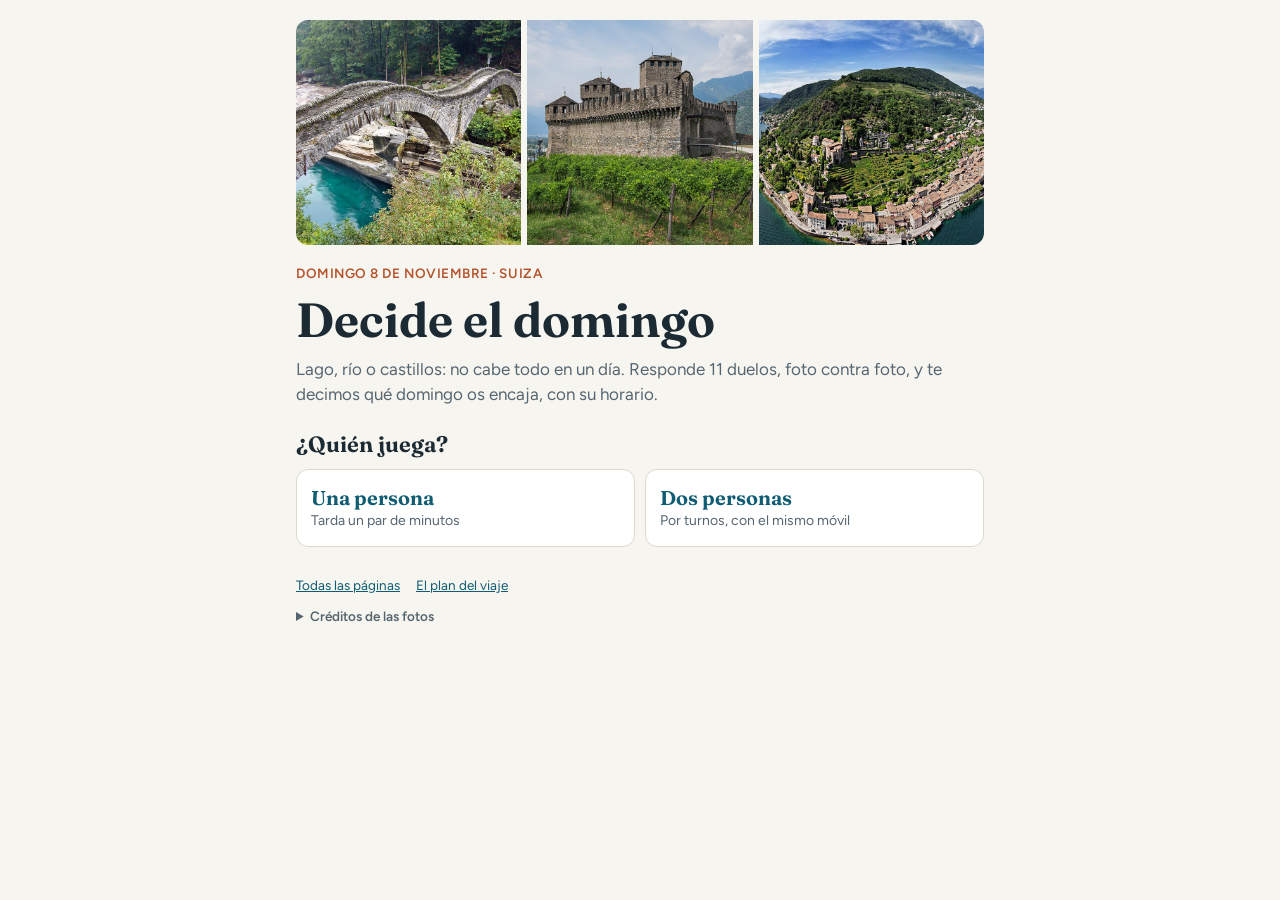
<file: decide-domingo/index.html>
<!doctype html>
<html lang="es">
<head>
<meta charset="utf-8">
<meta name="viewport" content="width=device-width, initial-scale=1, viewport-fit=cover">
<meta name="robots" content="noindex">
<title>Decide el domingo</title>
<meta name="description" content="Lago, río o castillos: duelos con fotos para elegir el domingo en Suiza.">
<meta property="og:title" content="Decide el domingo">
<meta property="og:description" content="Lago, río o castillos: duelos con fotos para elegir el domingo en Suiza.">
<meta property="og:type" content="website">
<meta property="og:url" content="https://marcosfp.github.io/paginas-claude/decide-domingo/">
<meta property="og:image" content="https://marcosfp.github.io/paginas-claude/decide-domingo/ponte.jpg">
<link rel="preconnect" href="https://fonts.googleapis.com">
<link rel="preconnect" href="https://fonts.gstatic.com" crossorigin>
<link href="https://fonts.googleapis.com/css2?family=Fraunces:opsz,wght@9..144,650&family=Figtree:wght@400;500;600;700&display=swap" rel="stylesheet">
<link rel="stylesheet" href="estilos.css">
</head>
<body>
<main id="app">
  <noscript><p>El quiz necesita JavaScript. Actívalo o ábrelo en otro navegador.</p></noscript>
</main>
<footer>
  <nav>
    <a href="../">Todas las páginas</a>
    <a href="../como-suiza/">El plan del viaje</a>
  </nav>
  <details>
    <summary>Créditos de las fotos</summary>
    <p>Fotos de Wikimedia Commons, reducidas de tamaño. Previsión del tiempo: Open-Meteo (CC BY 4.0).</p>
    <ul id="creditos"></ul>
  </details>
</footer>
<script src="creditos.js"></script>
<script src="datos.js"></script>
<script src="decide.js"></script>
</body>
</html>
</file>
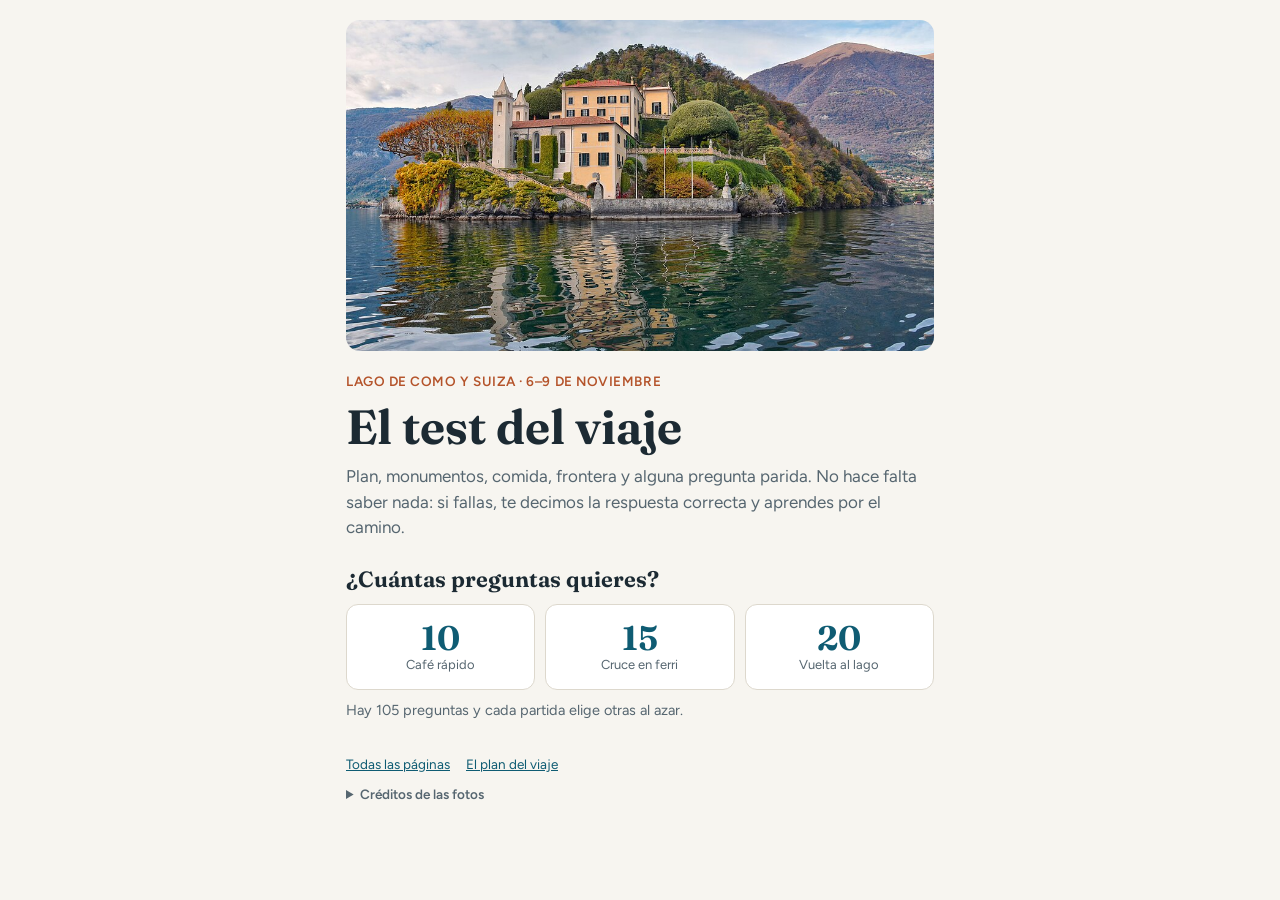
<file: test-viaje/index.html>
<!doctype html>
<html lang="es">
<head>
<meta charset="utf-8">
<meta name="viewport" content="width=device-width, initial-scale=1, viewport-fit=cover">
<meta name="robots" content="noindex">
<title>El test del viaje</title>
<meta name="description" content="¿Cuánto sabes del viaje al Lago de Como y Suiza? Plan, monumentos, comida y preguntas paridas.">
<meta property="og:title" content="El test del viaje">
<meta property="og:description" content="¿Cuánto sabes del viaje al Lago de Como y Suiza? Plan, monumentos, comida y preguntas paridas.">
<meta property="og:type" content="website">
<meta property="og:url" content="https://marcosfp.github.io/paginas-claude/test-viaje/">
<meta property="og:image" content="https://marcosfp.github.io/paginas-claude/test-viaje/balbianello.jpg">
<link rel="preconnect" href="https://fonts.googleapis.com">
<link rel="preconnect" href="https://fonts.gstatic.com" crossorigin>
<link href="https://fonts.googleapis.com/css2?family=Fraunces:opsz,wght@9..144,650&family=Figtree:wght@400;500;600;700&display=swap" rel="stylesheet">
<link rel="stylesheet" href="estilos.css">
</head>
<body>
<main id="app">
  <noscript><p>El test necesita JavaScript. Actívalo o ábrelo en otro navegador.</p></noscript>
</main>
<footer>
  <nav>
    <a href="../">Todas las páginas</a>
    <a href="../como-suiza/">El plan del viaje</a>
  </nav>
  <details>
    <summary>Créditos de las fotos</summary>
    <p>Fotos de Wikimedia Commons, reducidas de tamaño. Cada enlace lleva a su autor y licencia.</p>
    <ul id="creditos"></ul>
  </details>
</footer>
<script src="creditos.js"></script>
<script src="preguntas.js"></script>
<script src="test.js"></script>
</body>
</html>
</file>
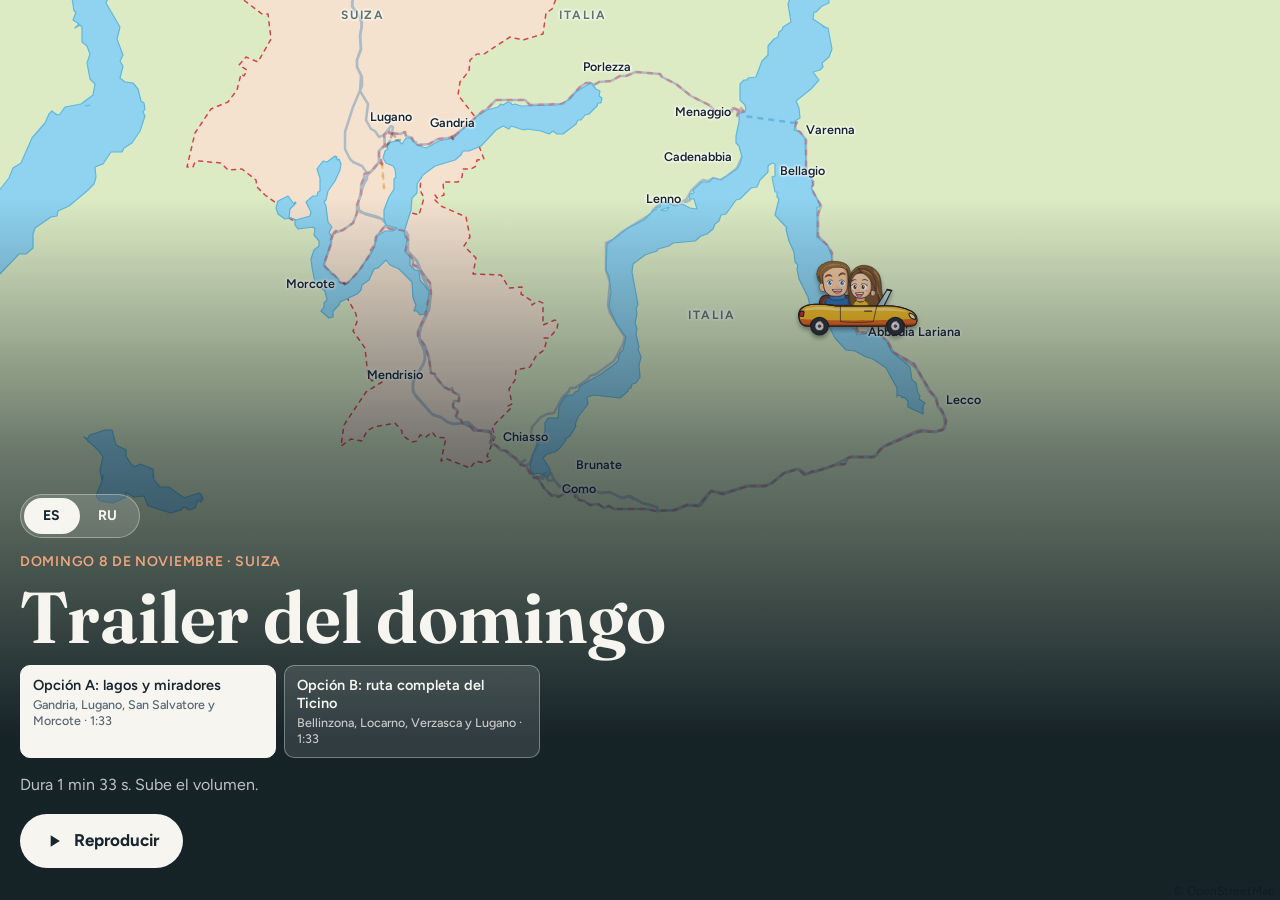
<file: como-suiza/trailer-domingo.html>
<!doctype html>
<html lang="es">
<head>
<meta charset="utf-8">
<meta name="viewport" content="width=device-width, initial-scale=1, viewport-fit=cover">
<meta name="robots" content="noindex">
<title>Trailer del domingo</title>
<meta property="og:title" content="Trailer del domingo">
<meta property="og:description" content="El domingo en Suiza, hora a hora, con mapa y voz: opción A y opción B.">
<meta property="og:image" content="https://marcosfp.github.io/paginas-claude/decide-domingo/castelgrande.jpg">
<link href="https://fonts.googleapis.com/css2?family=Fraunces:opsz,wght@9..144,650&family=Figtree:wght@400;600;700&display=swap" rel="stylesheet">
<link rel="stylesheet" href="leaflet.css">
<link rel="stylesheet" href="trailer.css">
</head>
<body>
<div class="escenario en-pausa con-capa" id="escenario">
  <div id="mapa" aria-label="Mapa con el recorrido del día"></div>

  <div class="arriba"><div class="tramos" id="tramos"></div></div>
  <div class="hora" id="hora"></div>
  <a class="volver" href="./" data-t="volver">Volver al plan</a>
  <div class="plan-chip" id="plan-chip"></div>

  <div class="postal" id="postal">
    <div class="postal-foto" id="postal-foto"></div>
    <div class="credito" id="credito"></div>
  </div>

  <div class="ficha" id="ficha">
    <h2 class="titulo" id="titulo"></h2>
    <p class="narracion" id="narracion"></p>
    <div class="mandos">
      <button type="button" class="mando" id="btn-texto" aria-pressed="false" aria-label="Mostrar u ocultar el texto">Aa</button>
      <button type="button" class="mando" id="btn-atras" aria-label="Escena anterior"></button>
      <button type="button" class="mando grande" id="btn-play"></button>
      <button type="button" class="mando" id="btn-adelante" aria-label="Escena siguiente"></button>
      <button type="button" class="mando" id="btn-velocidad" aria-label="Cambiar la velocidad">×1</button>
      <span class="tiempo" id="tiempo"></span>
    </div>
  </div>

  <div class="capa" id="portada">
    <div class="idiomas" data-idiomas role="group" aria-label="Idioma"><button type="button" data-idioma="es" aria-pressed="true">ES</button><button type="button" data-idioma="ru" aria-pressed="false">RU</button></div>
    <p class="kicker" data-t="kicker">Domingo 8 de noviembre · Suiza</p>
    <h1 data-t="h1">Trailer del domingo</h1>
    <div class="selector" data-selector role="group" aria-label="Elige la opción del domingo"></div>
    <p id="duracion"></p>
    <button type="button" class="boton" id="btn-empezar"><span class="icono"></span><span data-t="reproducir">Reproducir</span></button>
  </div>

  <div class="capa oculto" id="final">
    <p class="kicker" data-t="finKicker">Fin del domingo</p>
    <h1 data-t="finH1">Mañana, de vuelta a casa</h1>
    <p data-t="finP">¿Os quedáis con esta opción o con la otra? Podéis verla también, o decidirlo con el quiz.</p>
    <div class="idiomas" data-idiomas role="group" aria-label="Idioma"><button type="button" data-idioma="es" aria-pressed="true">ES</button><button type="button" data-idioma="ru" aria-pressed="false">RU</button></div>
    <div class="botones">
      <a class="boton" href="../decide-domingo/" data-t="quiz">Decidir con el quiz</a>
      <button type="button" class="boton segundo" id="btn-otro-plan"><span class="icono"></span><span></span></button>
      <button type="button" class="boton segundo" id="btn-otra"><span class="icono"></span><span data-t="otra">Verlo otra vez</span></button>
    </div>
  </div>
</div>
<audio id="voz" preload="auto"></audio>
<script src="leaflet.js"></script>
<script src="trailer-mapa.js"></script>
<script src="trailer-creditos.js"></script>
<script src="trailer-domingo-a-datos.js"></script>
<script src="trailer-domingo-b-datos.js"></script>
<script src="trailer-domingo-a-ru-datos.js"></script>
<script src="trailer-domingo-b-ru-datos.js"></script>
<script src="trailer-domingo-ruta.js"></script>
<script src="trailer.js"></script>
</body>
</html>
</file>
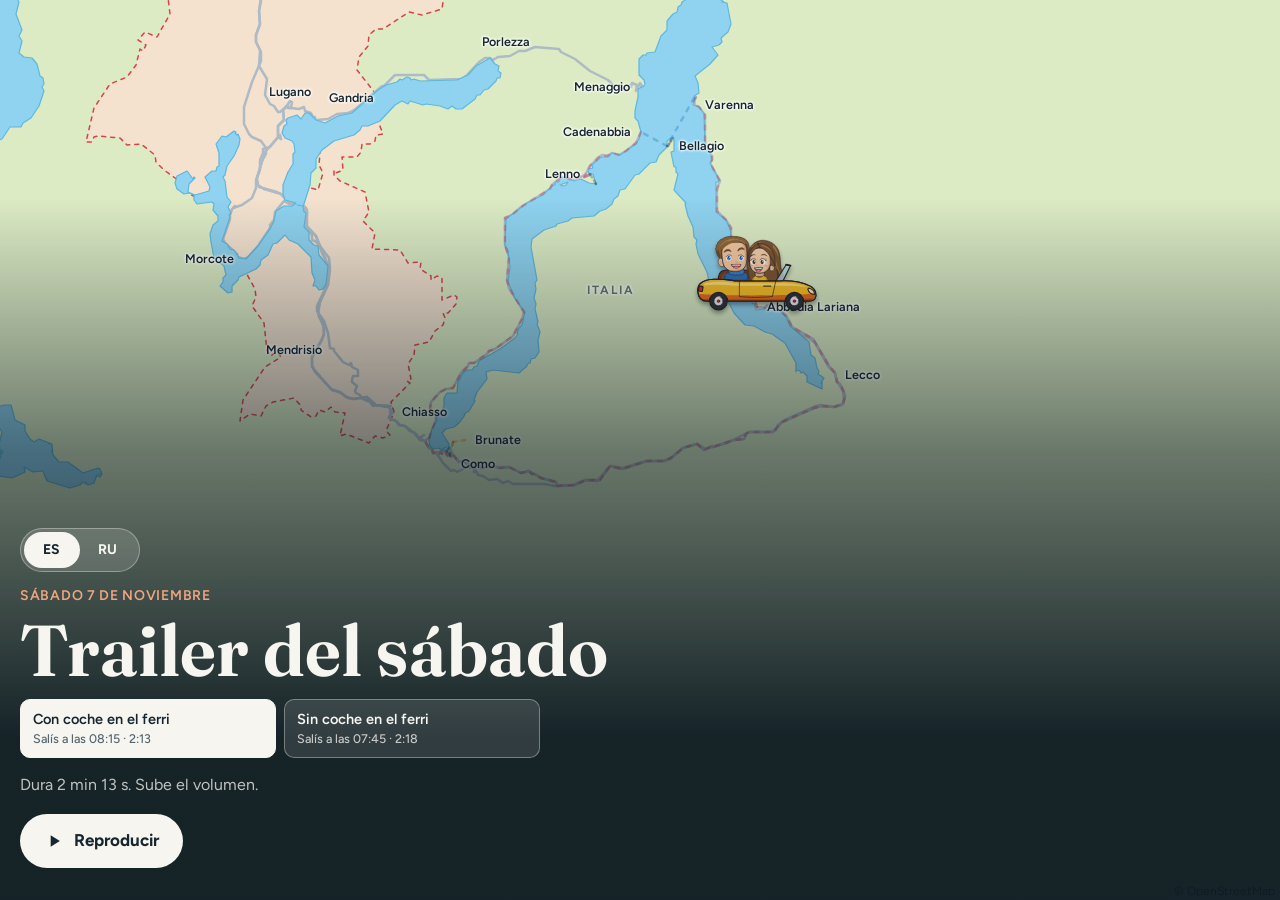
<file: como-suiza/trailer-sabado.html>
<!doctype html>
<html lang="es">
<head>
<meta charset="utf-8">
<meta name="viewport" content="width=device-width, initial-scale=1, viewport-fit=cover">
<meta name="robots" content="noindex">
<title>Trailer del sábado</title>
<meta property="og:title" content="Trailer del sábado">
<meta property="og:description" content="El sábado en el Lago de Como, hora a hora, con mapa y voz.">
<meta property="og:image" content="https://marcosfp.github.io/paginas-claude/test-viaje/balbianello.jpg">
<link href="https://fonts.googleapis.com/css2?family=Fraunces:opsz,wght@9..144,650&family=Figtree:wght@400;600;700&display=swap" rel="stylesheet">
<link rel="stylesheet" href="leaflet.css">
<link rel="stylesheet" href="trailer.css">
</head>
<body>
<div class="escenario en-pausa con-capa" id="escenario">
  <div id="mapa" aria-label="Mapa con el recorrido del día"></div>

  <div class="arriba"><div class="tramos" id="tramos"></div></div>
  <div class="hora" id="hora"></div>
  <a class="volver" href="./" data-t="volver">Volver al plan</a>
  <div class="plan-chip" id="plan-chip"></div>

  <div class="postal" id="postal">
    <div class="postal-foto" id="postal-foto"></div>
    <div class="credito" id="credito"></div>
  </div>

  <div class="ficha" id="ficha">
    <h2 class="titulo" id="titulo"></h2>
    <p class="narracion" id="narracion"></p>
    <div class="mandos">
      <button type="button" class="mando" id="btn-texto" aria-pressed="false" aria-label="Mostrar u ocultar el texto">Aa</button>
      <button type="button" class="mando" id="btn-atras" aria-label="Escena anterior"></button>
      <button type="button" class="mando grande" id="btn-play"></button>
      <button type="button" class="mando" id="btn-adelante" aria-label="Escena siguiente"></button>
      <button type="button" class="mando" id="btn-velocidad" aria-label="Cambiar la velocidad">×1</button>
      <span class="tiempo" id="tiempo"></span>
    </div>
  </div>

  <div class="capa" id="portada">
    <div class="idiomas" data-idiomas role="group" aria-label="Idioma"><button type="button" data-idioma="es" aria-pressed="true">ES</button><button type="button" data-idioma="ru" aria-pressed="false">RU</button></div>
    <p class="kicker" data-t="kicker">Sábado 7 de noviembre</p>
    <h1 data-t="h1">Trailer del sábado</h1>
    <div class="selector" data-selector role="group" aria-label="Elige el plan del sábado"></div>
    <p id="duracion"></p>
    <button type="button" class="boton" id="btn-empezar"><span class="icono"></span><span data-t="reproducir">Reproducir</span></button>
  </div>

  <div class="capa oculto" id="final">
    <p class="kicker" data-t="finKicker">Fin del sábado</p>
    <h1 data-t="finH1">Mañana, Suiza</h1>
    <p data-t="finP">Ya sabes lo que toca. Ahora, a ver los detalles en el plan.</p>
    <div class="idiomas" data-idiomas role="group" aria-label="Idioma"><button type="button" data-idioma="es" aria-pressed="true">ES</button><button type="button" data-idioma="ru" aria-pressed="false">RU</button></div>
    <div class="botones">
      <a class="boton" href="./" data-t="verPlan">Ver el plan del viaje</a>
      <button type="button" class="boton segundo" id="btn-otra"><span class="icono"></span><span data-t="otra">Verlo otra vez</span></button>
      <button type="button" class="boton segundo" id="btn-otro-plan"><span class="icono"></span><span></span></button>
    </div>
  </div>
</div>
<audio id="voz" preload="auto"></audio>
<script src="leaflet.js"></script>
<script src="trailer-mapa.js"></script>
<script src="trailer-creditos.js"></script>
<script src="trailer-sabado-datos.js"></script>
<script src="trailer-sabado-sin-coche-datos.js"></script>
<script src="trailer-sabado-ru-datos.js"></script>
<script src="trailer-sabado-sin-coche-ru-datos.js"></script>
<script src="trailer-sabado-ruta.js"></script>
<script src="trailer.js"></script>
</body>
</html>
</file>
<file: decide-domingo/estilos.css>
/* Decide el domingo: duelos foto contra foto, con el mismo sistema visual que el test del viaje. */
:root{
  --bg:#F7F5F0; --surface:#FFFFFF; --ink:#1C2A33; --muted:#566670; --line:#DDD8CD;
  --accent:#0F5C73; --accent-ink:#FFFFFF; --terra:#B4532A; --warn-bg:#FBEFD9; --warn-ink:#5E3E08; --sel-bg:#CFE6EA;
  --font-display:Fraunces,Georgia,serif;
  --font-body:Figtree,system-ui,-apple-system,"Segoe UI",sans-serif;
}
@media (prefers-color-scheme:dark){:root{
  --bg:#12191E; --surface:#1A2329; --ink:#E9EEF0; --muted:#A3B3BB; --line:#2F3C45;
  --accent:#6CC2D8; --accent-ink:#0E1A1F; --terra:#E79A74; --warn-bg:#3B2E12; --warn-ink:#F6E4C3; --sel-bg:#16434F;
  color-scheme:dark;
}}
*{box-sizing:border-box}
body{margin:0;background:var(--bg);color:var(--ink);font:400 17px/1.5 var(--font-body);-webkit-text-size-adjust:100%}
main{max-width:720px;margin:0 auto;padding:20px max(16px,env(safe-area-inset-right,0px)) 28px max(16px,env(safe-area-inset-left,0px))}
h1,h2{font-family:var(--font-display);font-weight:650;line-height:1.15;margin:0;text-wrap:balance}
h1{font-size:clamp(34px,9vw,48px)}
a{color:var(--accent)}
button{font:inherit;color:inherit;cursor:pointer;-webkit-tap-highlight-color:transparent}
button:focus-visible,a:focus-visible,summary:focus-visible{outline:2px solid var(--accent);outline-offset:2px}
.kicker{font-weight:600;color:var(--terra);font-size:13.5px;letter-spacing:.04em;text-transform:uppercase;margin:0 0 8px}
.lede{color:var(--muted);margin:10px 0 0}
.tira{display:grid;grid-template-columns:repeat(3,minmax(0,1fr));gap:6px;border-radius:12px;overflow:hidden;margin:0 0 18px}
.tira img{display:block;width:100%;aspect-ratio:1;object-fit:cover;background:var(--line)}

/* Portada */
.pregunta-inicio{font-size:22px;margin:24px 0 12px}
.quien{display:grid;grid-template-columns:repeat(2,minmax(0,1fr));gap:10px}
.quien-boton{display:flex;flex-direction:column;gap:3px;padding:16px 14px;text-align:left;background:var(--surface);border:1px solid var(--line);border-radius:12px;transition:border-color .12s}
.quien-boton:hover{border-color:var(--accent)}
.quien-boton strong{font-family:var(--font-display);font-size:20px;font-weight:650;color:var(--accent);line-height:1.15}
.quien-boton span{font-size:14px;color:var(--muted);line-height:1.3}

/* Duelo */
.cabecera{display:flex;justify-content:space-between;align-items:center;gap:10px;min-height:32px}
.contador{font-size:14px;font-weight:600;color:var(--muted);font-variant-numeric:tabular-nums}
.volver{background:none;border:0;padding:4px 0;font-size:14px;font-weight:600;color:var(--accent);text-decoration:underline}
.barra{height:5px;border-radius:3px;background:var(--line);overflow:hidden;margin:4px 0 14px}
.barra i{display:block;height:100%;background:var(--accent);transition:width .25s}
.enunciado{font-size:clamp(23px,6vw,30px);margin-bottom:14px}
.par{position:relative;display:grid;grid-template-columns:repeat(2,minmax(0,1fr));gap:10px;align-items:stretch}
.o{position:absolute;left:50%;top:clamp(70px,22vw,140px);transform:translate(-50%,-50%);z-index:1;width:38px;height:38px;border-radius:50%;background:var(--terra);color:#fff;display:flex;align-items:center;justify-content:center;font-family:var(--font-display);font-weight:650;font-size:19px;border:3px solid var(--bg);pointer-events:none}
.opcion{display:flex;flex-direction:column;gap:3px;min-width:0;padding:0 0 12px;text-align:left;background:var(--surface);border:2px solid var(--line);border-radius:12px;overflow:hidden;transition:border-color .12s,transform .12s}
.opcion:hover{border-color:var(--accent)}
.opcion.elegida{border-color:var(--accent);background:var(--sel-bg);transform:scale(.98)}
.opcion-foto{width:100%;aspect-ratio:4/5;background:var(--line);margin-bottom:7px}
.opcion-foto img{display:block;width:100%;height:100%;object-fit:cover}
.opcion-grande{width:100%;aspect-ratio:4/5;display:flex;align-items:center;justify-content:center;background:var(--sel-bg);color:var(--accent);font-family:var(--font-display);font-weight:650;font-size:clamp(46px,14vw,76px);margin-bottom:7px;font-variant-numeric:tabular-nums}
.opcion strong{padding:0 10px;font-size:16px;font-weight:700;line-height:1.2}
.opcion span{padding:0 10px;font-size:13.5px;line-height:1.3;color:var(--muted)}

/* Turno */
.turno{padding:40px 0}
.turno .boton{margin-top:20px}

/* Resultado */
.final .tira{margin:16px 0 14px}
.aviso{margin:14px 0 0;padding:11px 14px;border-radius:10px;background:var(--warn-bg);color:var(--warn-ink);font-size:15px}
.aviso[hidden]{display:none}
.datos{display:grid;grid-template-columns:repeat(3,minmax(0,1fr));gap:8px;margin:0}
.datos dt{font-size:12.5px;font-weight:600;color:var(--muted)}
.datos dd{margin:1px 0 0;font-size:14.5px;font-weight:600;line-height:1.25}
.pro{margin:10px 0 0;font-size:15.5px;color:var(--muted)}
.pro b{color:var(--ink);font-weight:600}
.horario{list-style:none;margin:12px 0 0;padding:0}
.horario li{display:grid;grid-template-columns:54px minmax(0,1fr);gap:8px;padding:7px 0;border-top:1px solid var(--line);font-size:15.5px;line-height:1.3}
.horario time{font-weight:600;color:var(--terra);font-variant-numeric:tabular-nums}
.sub{font-size:22px;margin:26px 0 8px}
.dudas{margin:0;padding-left:20px;color:var(--muted);font-size:15.5px}
.ranking details{border-top:1px solid var(--line)}
.ranking details:last-child{border-bottom:1px solid var(--line)}
.ranking summary{display:flex;justify-content:space-between;align-items:center;gap:12px;padding:11px 0;cursor:pointer;list-style:none}
.ranking summary::-webkit-details-marker{display:none}
.rank-nombre{font-weight:600}
.ganador .rank-nombre{color:var(--accent)}
.rank-pct{font-family:var(--font-display);font-weight:650;font-size:20px;font-variant-numeric:tabular-nums}
.ranking .ficha{padding:0 0 14px}
.nota{font-size:13.5px;color:var(--muted);margin:10px 0 0}
.acciones{display:flex;flex-direction:column;gap:8px;margin-top:20px}
.boton{display:flex;align-items:center;justify-content:center;min-height:48px;padding:10px 18px;background:var(--surface);border:1.5px solid var(--line);border-radius:10px;text-decoration:none;color:var(--ink);font-weight:600}
.boton.principal{background:var(--accent);border-color:var(--accent);color:var(--accent-ink)}

/* Pie */
footer{max-width:720px;margin:0 auto;padding:0 max(16px,env(safe-area-inset-right,0px)) 36px max(16px,env(safe-area-inset-left,0px));font-size:13.5px;color:var(--muted)}
footer nav{display:flex;flex-wrap:wrap;gap:6px 16px;margin-bottom:10px}
footer summary{cursor:pointer;font-weight:600}
footer ul{margin:8px 0 0;padding-left:18px}
@media (prefers-reduced-motion:reduce){*{transition:none!important}}
</file>
<file: test-viaje/estilos.css>
/* El test del viaje: cada pregunta es un billete de ferri y el progreso, una ruta con paradas. */
:root{
  --bg:#F7F5F0; --surface:#FFFFFF; --ink:#1C2A33; --muted:#566670; --line:#DDD8CD;
  --accent:#0F5C73; --accent-ink:#FFFFFF; --terra:#B4532A;
  --ok-bg:#D7E8CF; --ok-ink:#274B1C; --ok-line:#4E8A3A;
  --ko-bg:#F6CFCB; --ko-ink:#7A1712; --ko-line:#C8102E;
  --sel-bg:#CFE6EA; --sel-ink:#0B3F4F;
  --medio:#B4532A; --avanzado:#3F7A2C; --principiante:#566670;
  --font-display:Fraunces,Georgia,serif;
  --font-body:Figtree,system-ui,-apple-system,"Segoe UI",sans-serif;
}
@media (prefers-color-scheme:dark){:root{
  --bg:#12191E; --surface:#1A2329; --ink:#E9EEF0; --muted:#A3B3BB; --line:#2F3C45;
  --accent:#6CC2D8; --accent-ink:#0E1A1F; --terra:#E79A74;
  --ok-bg:#2A4A22; --ok-ink:#DDF0D3; --ok-line:#7FBF68;
  --ko-bg:#5C211C; --ko-ink:#FAD9D5; --ko-line:#FF7A85;
  --sel-bg:#16434F; --sel-ink:#CFEFF5;
  --medio:#E79A74; --avanzado:#8FCB78; --principiante:#A3B3BB;
  color-scheme:dark;
}}
*{box-sizing:border-box}
body{margin:0;background:var(--bg);color:var(--ink);font:400 17px/1.5 var(--font-body);-webkit-text-size-adjust:100%}
main{max-width:620px;margin:0 auto;padding:20px max(16px,env(safe-area-inset-right,0px)) 32px max(16px,env(safe-area-inset-left,0px))}
h1,h2{font-family:var(--font-display);font-weight:650;line-height:1.15;margin:0;text-wrap:balance}
h1{font-size:clamp(34px,9vw,48px)}
a{color:var(--accent)}
button{font:inherit;color:inherit;cursor:pointer;-webkit-tap-highlight-color:transparent}
button:focus-visible,a:focus-visible{outline:2px solid var(--accent);outline-offset:2px}
.kicker{font-weight:600;color:var(--terra);font-size:13.5px;letter-spacing:.04em;text-transform:uppercase;margin:0 0 8px}
.lede{color:var(--muted);margin:10px 0 0}

/* Portada */
.portada-foto{display:block;width:100%;aspect-ratio:16/9;object-fit:cover;border-radius:14px;margin:0 0 20px}
.pregunta-inicio{font-size:22px;margin:26px 0 12px}
.cuantas{display:grid;grid-template-columns:repeat(3,minmax(0,1fr));gap:10px}
.cuanta{display:flex;flex-direction:column;align-items:center;gap:2px;padding:16px 6px;background:var(--surface);border:1px solid var(--line);border-radius:12px;transition:border-color .12s}
.cuanta:hover{border-color:var(--accent)}
.cuanta strong{font-family:var(--font-display);font-size:34px;font-weight:650;line-height:1;color:var(--accent)}
.cuanta span{font-size:13px;color:var(--muted);text-align:center;line-height:1.25}
.marca{margin:18px 0 0;font-weight:600}
.cuenta-banco{margin:10px 0 0;font-size:14.5px;color:var(--muted)}

/* Billete */
.billete{background:var(--surface);border:1px solid var(--line);border-radius:14px;padding:16px}
.recorrido{display:flex;justify-content:space-between;align-items:center;list-style:none;margin:0 0 14px;padding:0;position:relative}
.recorrido::before{content:"";position:absolute;left:0;right:0;top:50%;border-top:2px dashed var(--line)}
.recorrido li{position:relative;width:10px;height:10px;border-radius:50%;background:var(--surface);border:2px solid var(--line);flex:none}
.recorrido li.hecha{background:var(--ok-line);border-color:var(--ok-line)}
.recorrido li.hecha.mal{background:var(--ko-line);border-color:var(--ko-line)}
.recorrido li.actual{background:var(--accent);border-color:var(--accent);box-shadow:0 0 0 3px var(--sel-bg)}
.cabecera{display:flex;justify-content:space-between;align-items:center;gap:10px;flex-wrap:wrap;margin-bottom:10px}
.parada{font-size:14px;font-weight:600;color:var(--muted);font-variant-numeric:tabular-nums}
.chip{font-size:12.5px;font-weight:600;color:var(--sel-ink);background:var(--sel-bg);padding:3px 10px;border-radius:99px}
.foto{margin:0 0 12px;border-radius:10px;overflow:hidden;background:var(--bg)}
.foto img{display:block;width:100%;height:min(46vh,340px);object-fit:cover}
.enunciado{font-size:clamp(21px,5.6vw,25px)}
.corte{border:0;border-top:2px dashed var(--line);margin:14px -16px;position:relative}

/* Opciones */
.opciones{display:flex;flex-direction:column;gap:8px}
.opcion{display:flex;align-items:center;gap:10px;width:100%;min-height:50px;padding:11px 14px;text-align:left;background:var(--bg);border:1.5px solid var(--line);border-radius:10px;line-height:1.3;transition:border-color .12s}
.opcion:hover:not(:disabled){border-color:var(--accent)}
.opcion:disabled{cursor:default;opacity:.65}
.opcion.correcta,.opcion.incorrecta{opacity:1;font-weight:600}
.opcion.correcta{background:var(--ok-bg);color:var(--ok-ink);border-color:var(--ok-line)}
.opcion.incorrecta{background:var(--ko-bg);color:var(--ko-ink);border-color:var(--ko-line)}
.opcion.marcada{background:var(--sel-bg);color:var(--sel-ink);border-color:var(--accent)}
.ayuda{font-size:14.5px;color:var(--muted);margin:0 0 10px}
.numero{flex:none;width:26px;height:26px;border-radius:50%;border:1.5px solid currentColor;display:flex;align-items:center;justify-content:center;font-size:14px;font-weight:700;font-variant-numeric:tabular-nums}

/* Corrección */
.respuesta{margin-top:12px;padding:12px 14px;border-radius:10px}
.respuesta.bien{background:var(--ok-bg);color:var(--ok-ink)}
.respuesta.mal{background:var(--ko-bg);color:var(--ko-ink)}
.respuesta strong{font-family:var(--font-display);font-size:19px;font-weight:650}
.respuesta p{margin:4px 0 0;font-size:15.5px}
.respuesta .era{font-weight:600}
.siguiente{display:block;width:100%;margin-top:12px;min-height:50px;padding:12px;background:var(--accent);color:var(--accent-ink);border:0;border-radius:10px;font-weight:600}
.siguiente:disabled{opacity:.4;cursor:default}

/* Resultado */
.final{text-align:center}
.sello{width:158px;height:158px;margin:8px auto 16px;border-radius:50%;border:4px double var(--sello-color);color:var(--sello-color);display:flex;flex-direction:column;align-items:center;justify-content:center;transform:rotate(-8deg);--sello-color:var(--principiante)}
.nivel-medio{--sello-color:var(--medio)}
.nivel-avanzado{--sello-color:var(--avanzado)}
.sello-nivel{font-family:var(--font-display);font-weight:650;font-size:20px;line-height:1.1}
.sello-nota{font-size:15px;font-weight:600;margin-top:4px;font-variant-numeric:tabular-nums}
.final .lede{margin-left:auto;margin-right:auto;max-width:48ch}
.pleno{font-weight:600;margin:12px 0 0}
.acciones{display:flex;flex-direction:column;gap:8px;margin-top:18px}
.boton{display:flex;align-items:center;justify-content:center;min-height:48px;padding:10px;background:var(--bg);border:1.5px solid var(--line);border-radius:10px;text-decoration:none;color:var(--ink);font-weight:600}
.boton.principal{background:var(--accent);border-color:var(--accent);color:var(--accent-ink)}
.repaso-titulo{font-size:22px;margin:26px 0 8px;text-align:left}
.repaso{list-style:none;margin:0;padding:0;text-align:left}
.repaso li{padding:10px 0;border-top:1px solid var(--line)}
.repaso-q{display:block;font-size:15px;color:var(--muted)}
.repaso-a{display:block;font-weight:600;margin-top:2px}

/* Pie */
footer{max-width:620px;margin:0 auto;padding:0 max(16px,env(safe-area-inset-right,0px)) 36px max(16px,env(safe-area-inset-left,0px));font-size:13.5px;color:var(--muted)}
footer nav{display:flex;flex-wrap:wrap;gap:6px 16px;margin-bottom:10px}
footer summary{cursor:pointer;font-weight:600}
footer ul{margin:8px 0 0;padding-left:18px}
footer li{margin:3px 0}
@media (prefers-reduced-motion:reduce){*{transition:none!important}}
</file>
<file: como-suiza/leaflet.css>
.leaflet-image-layer,.leaflet-layer,.leaflet-marker-icon,.leaflet-marker-shadow,.leaflet-pane,.leaflet-pane>canvas,.leaflet-pane>svg,.leaflet-tile,.leaflet-tile-container,.leaflet-zoom-box{position:absolute;left:0;top:0}.leaflet-container{overflow:hidden}.leaflet-marker-icon,.leaflet-marker-shadow,.leaflet-tile{-webkit-user-select:none;-moz-user-select:none;user-select:none;-webkit-user-drag:none}.leaflet-tile::selection{background:0 0}.leaflet-safari .leaflet-tile{image-rendering:-webkit-optimize-contrast}.leaflet-safari .leaflet-tile-container{width:1600px;height:1600px;-webkit-transform-origin:0 0}.leaflet-marker-icon,.leaflet-marker-shadow{display:block}.leaflet-container .leaflet-overlay-pane svg{max-width:none!important;max-height:none!important}.leaflet-container .leaflet-marker-pane img,.leaflet-container .leaflet-shadow-pane img,.leaflet-container .leaflet-tile,.leaflet-container .leaflet-tile-pane img,.leaflet-container img.leaflet-image-layer{max-width:none!important;max-height:none!important;width:auto;padding:0}.leaflet-container img.leaflet-tile{mix-blend-mode:plus-lighter}.leaflet-container.leaflet-touch-zoom{-ms-touch-action:pan-x pan-y;touch-action:pan-x pan-y}.leaflet-container.leaflet-touch-drag{-ms-touch-action:pinch-zoom;touch-action:none;touch-action:pinch-zoom}.leaflet-container.leaflet-touch-drag.leaflet-touch-zoom{-ms-touch-action:none;touch-action:none}.leaflet-container{-webkit-tap-highlight-color:transparent}.leaflet-container a{-webkit-tap-highlight-color:rgba(51,181,229,.4)}.leaflet-tile{filter:inherit;visibility:hidden}.leaflet-tile-loaded{visibility:inherit}.leaflet-zoom-box{width:0;height:0;-moz-box-sizing:border-box;box-sizing:border-box;z-index:800}.leaflet-overlay-pane svg{-moz-user-select:none}.leaflet-pane{z-index:400}.leaflet-tile-pane{z-index:200}.leaflet-overlay-pane{z-index:400}.leaflet-shadow-pane{z-index:500}.leaflet-marker-pane{z-index:600}.leaflet-tooltip-pane{z-index:650}.leaflet-popup-pane{z-index:700}.leaflet-map-pane canvas{z-index:100}.leaflet-map-pane svg{z-index:200}.leaflet-vml-shape{width:1px;height:1px}.lvml{behavior:url(#default#VML);display:inline-block;position:absolute}.leaflet-control{position:relative;z-index:800;pointer-events:visiblePainted;pointer-events:auto}.leaflet-bottom,.leaflet-top{position:absolute;z-index:1000;pointer-events:none}.leaflet-top{top:0}.leaflet-right{right:0}.leaflet-bottom{bottom:0}.leaflet-left{left:0}.leaflet-control{float:left;clear:both}.leaflet-right .leaflet-control{float:right}.leaflet-top .leaflet-control{margin-top:10px}.leaflet-bottom .leaflet-control{margin-bottom:10px}.leaflet-left .leaflet-control{margin-left:10px}.leaflet-right .leaflet-control{margin-right:10px}.leaflet-fade-anim .leaflet-popup{opacity:0;-webkit-transition:opacity .2s linear;-moz-transition:opacity .2s linear;transition:opacity .2s linear}.leaflet-fade-anim .leaflet-map-pane .leaflet-popup{opacity:1}.leaflet-zoom-animated{-webkit-transform-origin:0 0;-ms-transform-origin:0 0;transform-origin:0 0}svg.leaflet-zoom-animated{will-change:transform}.leaflet-zoom-anim .leaflet-zoom-animated{-webkit-transition:-webkit-transform .25s cubic-bezier(0,0,.25,1);-moz-transition:-moz-transform .25s cubic-bezier(0,0,.25,1);transition:transform .25s cubic-bezier(0,0,.25,1)}.leaflet-pan-anim .leaflet-tile,.leaflet-zoom-anim .leaflet-tile{-webkit-transition:none;-moz-transition:none;transition:none}.leaflet-zoom-anim .leaflet-zoom-hide{visibility:hidden}.leaflet-interactive{cursor:pointer}.leaflet-grab{cursor:-webkit-grab;cursor:-moz-grab;cursor:grab}.leaflet-crosshair,.leaflet-crosshair .leaflet-interactive{cursor:crosshair}.leaflet-control,.leaflet-popup-pane{cursor:auto}.leaflet-dragging .leaflet-grab,.leaflet-dragging .leaflet-grab .leaflet-interactive,.leaflet-dragging .leaflet-marker-draggable{cursor:move;cursor:-webkit-grabbing;cursor:-moz-grabbing;cursor:grabbing}.leaflet-image-layer,.leaflet-marker-icon,.leaflet-marker-shadow,.leaflet-pane>svg path,.leaflet-tile-container{pointer-events:none}.leaflet-image-layer.leaflet-interactive,.leaflet-marker-icon.leaflet-interactive,.leaflet-pane>svg path.leaflet-interactive,svg.leaflet-image-layer.leaflet-interactive path{pointer-events:visiblePainted;pointer-events:auto}.leaflet-container{background:#ddd;outline-offset:1px}.leaflet-container a{color:#0078a8}.leaflet-zoom-box{border:2px dotted #38f;background:rgba(255,255,255,.5)}.leaflet-container{font-family:"Helvetica Neue",Arial,Helvetica,sans-serif;font-size:12px;font-size:.75rem;line-height:1.5}.leaflet-bar{box-shadow:0 1px 5px rgba(0,0,0,.65);border-radius:4px}.leaflet-bar a{background-color:#fff;border-bottom:1px solid #ccc;width:26px;height:26px;line-height:26px;display:block;text-align:center;text-decoration:none;color:#000}.leaflet-bar a,.leaflet-control-layers-toggle{background-position:50% 50%;background-repeat:no-repeat;display:block}.leaflet-bar a:focus,.leaflet-bar a:hover{background-color:#f4f4f4}.leaflet-bar a:first-child{border-top-left-radius:4px;border-top-right-radius:4px}.leaflet-bar a:last-child{border-bottom-left-radius:4px;border-bottom-right-radius:4px;border-bottom:none}.leaflet-bar a.leaflet-disabled{cursor:default;background-color:#f4f4f4;color:#bbb}.leaflet-touch .leaflet-bar a{width:30px;height:30px;line-height:30px}.leaflet-touch .leaflet-bar a:first-child{border-top-left-radius:2px;border-top-right-radius:2px}.leaflet-touch .leaflet-bar a:last-child{border-bottom-left-radius:2px;border-bottom-right-radius:2px}.leaflet-control-zoom-in,.leaflet-control-zoom-out{font:bold 18px 'Lucida Console',Monaco,monospace;text-indent:1px}.leaflet-touch .leaflet-control-zoom-in,.leaflet-touch .leaflet-control-zoom-out{font-size:22px}.leaflet-control-layers{box-shadow:0 1px 5px rgba(0,0,0,.4);background:#fff;border-radius:5px}.leaflet-control-layers-toggle{background-image:none;width:36px;height:36px}.leaflet-retina .leaflet-control-layers-toggle{background-image:none;background-size:26px 26px}.leaflet-touch .leaflet-control-layers-toggle{width:44px;height:44px}.leaflet-control-layers .leaflet-control-layers-list,.leaflet-control-layers-expanded .leaflet-control-layers-toggle{display:none}.leaflet-control-layers-expanded .leaflet-control-layers-list{display:block;position:relative}.leaflet-control-layers-expanded{padding:6px 10px 6px 6px;color:#333;background:#fff}.leaflet-control-layers-scrollbar{overflow-y:scroll;overflow-x:hidden;padding-right:5px}.leaflet-control-layers-selector{margin-top:2px;position:relative;top:1px}.leaflet-control-layers label{display:block;font-size:13px;font-size:1.08333em}.leaflet-control-layers-separator{height:0;border-top:1px solid #ddd;margin:5px -10px 5px -6px}.leaflet-default-icon-path{background-image:none}.leaflet-container .leaflet-control-attribution{background:#fff;background:rgba(255,255,255,.8);margin:0}.leaflet-control-attribution,.leaflet-control-scale-line{padding:0 5px;color:#333;line-height:1.4}.leaflet-control-attribution a{text-decoration:none}.leaflet-control-attribution a:focus,.leaflet-control-attribution a:hover{text-decoration:underline}.leaflet-attribution-flag{display:inline!important;vertical-align:baseline!important;width:1em;height:.6669em}.leaflet-left .leaflet-control-scale{margin-left:5px}.leaflet-bottom .leaflet-control-scale{margin-bottom:5px}.leaflet-control-scale-line{border:2px solid #777;border-top:none;line-height:1.1;padding:2px 5px 1px;white-space:nowrap;-moz-box-sizing:border-box;box-sizing:border-box;background:rgba(255,255,255,.8);text-shadow:1px 1px #fff}.leaflet-control-scale-line:not(:first-child){border-top:2px solid #777;border-bottom:none;margin-top:-2px}.leaflet-control-scale-line:not(:first-child):not(:last-child){border-bottom:2px solid #777}.leaflet-touch .leaflet-bar,.leaflet-touch .leaflet-control-attribution,.leaflet-touch .leaflet-control-layers{box-shadow:none}.leaflet-touch .leaflet-bar,.leaflet-touch .leaflet-control-layers{border:2px solid rgba(0,0,0,.2);background-clip:padding-box}.leaflet-popup{position:absolute;text-align:center;margin-bottom:20px}.leaflet-popup-content-wrapper{padding:1px;text-align:left;border-radius:12px}.leaflet-popup-content{margin:13px 24px 13px 20px;line-height:1.3;font-size:13px;font-size:1.08333em;min-height:1px}.leaflet-popup-content p{margin:17px 0;margin:1.3em 0}.leaflet-popup-tip-container{width:40px;height:20px;position:absolute;left:50%;margin-top:-1px;margin-left:-20px;overflow:hidden;pointer-events:none}.leaflet-popup-tip{width:17px;height:17px;padding:1px;margin:-10px auto 0;pointer-events:auto;-webkit-transform:rotate(45deg);-moz-transform:rotate(45deg);-ms-transform:rotate(45deg);transform:rotate(45deg)}.leaflet-popup-content-wrapper,.leaflet-popup-tip{background:#fff;color:#333;box-shadow:0 3px 14px rgba(0,0,0,.4)}.leaflet-container a.leaflet-popup-close-button{position:absolute;top:0;right:0;border:none;text-align:center;width:24px;height:24px;font:16px/24px Tahoma,Verdana,sans-serif;color:#757575;text-decoration:none;background:0 0}.leaflet-container a.leaflet-popup-close-button:focus,.leaflet-container a.leaflet-popup-close-button:hover{color:#585858}.leaflet-popup-scrolled{overflow:auto}.leaflet-oldie .leaflet-popup-content-wrapper{-ms-zoom:1}.leaflet-oldie .leaflet-popup-tip{width:24px;margin:0 auto}.leaflet-oldie .leaflet-control-layers,.leaflet-oldie .leaflet-control-zoom,.leaflet-oldie .leaflet-popup-content-wrapper,.leaflet-oldie .leaflet-popup-tip{border:1px solid #999}.leaflet-div-icon{background:#fff;border:1px solid #666}.leaflet-tooltip{position:absolute;padding:6px;background-color:#fff;border:1px solid #fff;border-radius:3px;color:#222;white-space:nowrap;-webkit-user-select:none;-moz-user-select:none;-ms-user-select:none;user-select:none;pointer-events:none;box-shadow:0 1px 3px rgba(0,0,0,.4)}.leaflet-tooltip.leaflet-interactive{cursor:pointer;pointer-events:auto}.leaflet-tooltip-bottom:before,.leaflet-tooltip-left:before,.leaflet-tooltip-right:before,.leaflet-tooltip-top:before{position:absolute;pointer-events:none;border:6px solid transparent;background:0 0;content:""}.leaflet-tooltip-bottom{margin-top:6px}.leaflet-tooltip-top{margin-top:-6px}.leaflet-tooltip-bottom:before,.leaflet-tooltip-top:before{left:50%;margin-left:-6px}.leaflet-tooltip-top:before{bottom:0;margin-bottom:-12px;border-top-color:#fff}.leaflet-tooltip-bottom:before{top:0;margin-top:-12px;margin-left:-6px;border-bottom-color:#fff}.leaflet-tooltip-left{margin-left:-6px}.leaflet-tooltip-right{margin-left:6px}.leaflet-tooltip-left:before,.leaflet-tooltip-right:before{top:50%;margin-top:-6px}.leaflet-tooltip-left:before{right:0;margin-right:-12px;border-left-color:#fff}.leaflet-tooltip-right:before{left:0;margin-left:-12px;border-right-color:#fff}@media print{.leaflet-control{-webkit-print-color-adjust:exact;print-color-adjust:exact}}
</file>
<file: como-suiza/trailer.css>
/* Trailer del día: mapa de viaje a toda pantalla, postal arriba a la derecha y el coche como protagonista. */
:root{
  --tierra:#DCEBC4; --agua:#8FD3F0; --suiza:#F4E2CF; --carretera:#AEBBC4;
  --ruta:#E3262E; --ferri:#1763B8; --pie:#2B3A44; --funi:#E08A00;
  --tinta:#17252E; --papel:#FFFFFF; --panel:rgba(13,26,33,.92); --claro:#F7F5F0; --suave:rgba(247,245,240,.76); --terra:#F0A67F;
  --font-display:Fraunces,Georgia,serif;
  --font-body:Figtree,system-ui,-apple-system,"Segoe UI",sans-serif;
  color-scheme:light;
}
*{box-sizing:border-box}
html,body{height:100%;margin:0;background:var(--tierra);color:var(--tinta);font:400 16px/1.4 var(--font-body);overflow:hidden;-webkit-text-size-adjust:100%}
button{font:inherit;color:inherit;background:none;border:0;cursor:pointer;-webkit-tap-highlight-color:transparent}
button:focus-visible,a:focus-visible{outline:2px solid var(--ruta);outline-offset:2px}
.escenario{position:fixed;inset:0;overflow:hidden}

/* Mapa */
#mapa{position:absolute;inset:0;z-index:0}
.leaflet-container#mapa{background:var(--tierra);font-family:var(--font-body)}
.geo-agua{fill:var(--agua);fill-opacity:1;stroke:#5FB7DE;stroke-width:1.2}
.geo-suiza{fill:var(--suiza);fill-opacity:1;stroke:#D2454C;stroke-width:1.5;stroke-dasharray:4 5}
.geo-carretera{stroke:var(--carretera);fill:none}
.tr-coche{stroke:var(--ruta)}
.tr-ferri{stroke:var(--ferri)}
.tr-pie{stroke:var(--pie)}
.tr-funicular{stroke:var(--funi)}
.pueblo span{position:absolute;white-space:nowrap;font:600 12.5px/1 var(--font-body);color:var(--tinta);text-shadow:0 0 3px #fff,0 0 3px #fff,0 0 3px #fff;pointer-events:none}
.pueblo .to-r{transform:translate(10px,-50%)}
.pueblo .to-l{transform:translate(calc(-100% - 10px),-50%)}
.pueblo .to-u{transform:translate(-50%,calc(-100% - 8px))}
.pueblo .pais{transform:translate(-50%,-50%);font-weight:700;font-size:12px;letter-spacing:.16em;color:#62756A}
.parada-punto{width:14px;height:14px;border-radius:50%;background:var(--ruta);border:3px solid #fff;box-shadow:0 1px 3px rgba(0,0,0,.45)}
.parada-etiqueta span{position:absolute;white-space:nowrap;transform:translate(-50%,-34px);background:var(--tinta);color:#fff;font:700 13px/1 var(--font-body);padding:6px 9px;border-radius:7px;box-shadow:0 2px 5px rgba(0,0,0,.35)}
.parada-etiqueta span::after{content:"";position:absolute;left:50%;bottom:-5px;margin-left:-5px;border:5px solid transparent;border-bottom:0;border-top-color:var(--tinta)}

/* Vehículo */
.vehiculo{position:relative;filter:drop-shadow(0 3px 2px rgba(0,0,0,.35))}
.vehiculo img{position:absolute;inset:0;width:100%;height:100%;display:block}
.vehiculo.izq img{transform:scaleX(-1)}
.moviendo .vehiculo{animation:bote .36s ease-in-out infinite alternate}
.en-pausa .vehiculo{animation-play-state:paused}
@keyframes bote{from{transform:translateY(0)}to{transform:translateY(-3px)}}

/* Barra superior */
.arriba{position:absolute;top:0;left:0;right:0;z-index:4;padding:max(8px,env(safe-area-inset-top,0px)) max(12px,env(safe-area-inset-right,0px)) 0 max(12px,env(safe-area-inset-left,0px))}
.tramos{display:flex;gap:3px}
.tramos button{flex:1 1 0;min-width:0;height:16px;padding:6px 0;display:block}
.tramos span{display:block;height:4px;border-radius:2px;background:rgba(23,37,46,.25);overflow:hidden}
.tramos i{display:block;height:100%;width:0;background:var(--ruta)}

/* Hora */
.hora{position:absolute;z-index:3;left:max(12px,env(safe-area-inset-left,0px));top:calc(max(8px,env(safe-area-inset-top,0px)) + 22px);font-family:var(--font-display);font-weight:650;font-size:clamp(34px,10vw,64px);line-height:1;color:var(--tinta);text-shadow:0 0 6px #fff,0 0 6px #fff,0 0 6px #fff;font-variant-numeric:tabular-nums}
.hora.palabra{font-size:clamp(22px,6vw,38px);max-width:34vw}
.volver{position:absolute;z-index:3;left:max(12px,env(safe-area-inset-left,0px));top:calc(max(8px,env(safe-area-inset-top,0px)) + 30px + clamp(34px,10vw,64px));font-size:12.5px;font-weight:600;color:var(--tinta);text-shadow:0 0 4px #fff,0 0 4px #fff}

/* Postal */
.postal{position:absolute;z-index:3;top:calc(max(8px,env(safe-area-inset-top,0px)) + 22px);right:max(12px,env(safe-area-inset-right,0px));width:clamp(190px,56vw,430px);padding:6px 6px 4px;background:var(--papel);border-radius:6px;box-shadow:0 8px 22px rgba(0,0,0,.35);transform:rotate(1.6deg)}
.postal-foto{position:relative;width:100%;aspect-ratio:4/3;overflow:hidden;background:#CBD8DF;border-radius:3px}
.postal-foto img{position:absolute;inset:0;width:100%;height:100%;object-fit:cover;opacity:0;transition:opacity .45s ease}
.postal-foto img.visible{opacity:1}
.credito{font-size:9.5px;line-height:1.25;color:#5B6A72;margin-top:3px;white-space:nowrap;overflow:hidden;text-overflow:ellipsis}
.credito a{color:inherit}
.postal.salta{animation:saltar .45s cubic-bezier(.2,1.5,.5,1)}
@keyframes saltar{from{transform:rotate(-3deg) scale(.86)}to{transform:rotate(1.6deg) scale(1)}}

/* Ficha inferior */
.ficha{position:absolute;z-index:3;left:0;right:0;bottom:0;background:var(--panel);color:var(--claro);padding:10px max(14px,env(safe-area-inset-right,0px)) calc(10px + env(safe-area-inset-bottom,0px)) max(14px,env(safe-area-inset-left,0px))}
.titulo{font-family:var(--font-display);font-weight:650;font-size:clamp(20px,5.4vw,30px);line-height:1.12;margin:0;text-wrap:balance}
.narracion{display:none;margin:5px 0 0;font-size:14px;line-height:1.35;color:var(--suave);max-width:70ch}
.con-texto .narracion{display:block}
.mandos{display:flex;align-items:center;justify-content:center;gap:8px;margin-top:8px}
.mando{width:44px;height:44px;flex:none;border-radius:50%;background:rgba(247,245,240,.14);color:var(--claro);display:flex;align-items:center;justify-content:center;font-size:13.5px;font-weight:700}
.mando:hover{background:rgba(247,245,240,.26)}
.mando.grande{width:52px;height:52px;background:var(--claro);color:var(--tinta)}
.mando[aria-pressed="true"]{background:var(--claro);color:var(--tinta)}
.mando svg{width:20px;height:20px;fill:currentColor;display:block}
.tiempo{font-size:12.5px;font-weight:600;color:var(--suave);font-variant-numeric:tabular-nums;margin-left:4px;min-width:62px;text-align:right}

.con-capa .postal,.con-capa .ficha,.con-capa .hora,.con-capa .tramos,.con-capa .volver{visibility:hidden}
.oculto{display:none!important}

/* Portada y final */
.capa{position:absolute;inset:0;z-index:5;display:flex;flex-direction:column;align-items:flex-start;justify-content:flex-end;padding:0 max(20px,env(safe-area-inset-right,0px)) calc(32px + env(safe-area-inset-bottom,0px)) max(20px,env(safe-area-inset-left,0px));color:var(--claro);background:linear-gradient(to top,rgba(13,26,33,.96) 18%,rgba(13,26,33,.55) 50%,rgba(13,26,33,0) 78%)}
.capa .kicker{font-weight:600;font-size:14px;letter-spacing:.05em;text-transform:uppercase;color:var(--terra);margin:0 0 8px}
.capa h1{font-family:var(--font-display);font-weight:650;font-size:clamp(40px,11vw,72px);line-height:1.05;margin:0 0 10px;text-wrap:balance}
.capa p{margin:0 0 18px;color:var(--suave);max-width:52ch}
.boton{display:inline-flex;align-items:center;gap:10px;min-height:54px;padding:12px 24px;border-radius:99px;background:var(--claro);color:var(--tinta);font-weight:700;font-size:17px;text-decoration:none}
.boton .icono{display:flex}
.boton svg{width:20px;height:20px;fill:currentColor}
.boton.segundo{background:rgba(247,245,240,.16);color:var(--claro)}
.botones{display:flex;flex-wrap:wrap;gap:10px}
.idiomas{display:inline-flex;padding:3px;margin:0 0 14px;border-radius:99px;background:rgba(247,245,240,.14);border:1.5px solid rgba(247,245,240,.35)}
.idiomas button{min-width:56px;min-height:36px;padding:6px 14px;border-radius:99px;color:var(--claro);font-weight:700;font-size:14px;letter-spacing:.04em}
.idiomas button[aria-pressed="true"]{background:var(--claro);color:var(--tinta)}
.selector{display:grid;grid-template-columns:repeat(2,minmax(0,1fr));gap:8px;width:100%;max-width:520px;margin:0 0 16px}
.selector[hidden]{display:none}
.selector button{display:flex;flex-direction:column;gap:3px;text-align:left;padding:10px 12px;color:var(--claro);font-weight:600;font-size:14.5px;line-height:1.25;background:rgba(247,245,240,.12);border:1.5px solid rgba(247,245,240,.35);border-radius:10px}
.selector button span{font-weight:500;font-size:12.5px;color:var(--suave)}
.selector button[aria-pressed="true"]{background:var(--claro);border-color:var(--claro);color:var(--tinta)}
.selector button[aria-pressed="true"] span{color:#566670}
.plan-chip{position:absolute;z-index:3;left:max(12px,env(safe-area-inset-left,0px));top:calc(max(8px,env(safe-area-inset-top,0px)) + 50px + clamp(34px,10vw,64px));font-size:11.5px;font-weight:700;color:var(--tinta);text-shadow:0 0 4px #fff,0 0 4px #fff;max-width:36vw;line-height:1.2}
.con-capa .plan-chip{visibility:hidden}
@media (min-aspect-ratio:11/10){.postal{width:clamp(240px,34vw,460px)}}
@media (prefers-reduced-motion:reduce){.vehiculo,.postal.salta{animation:none!important}}
</file>
